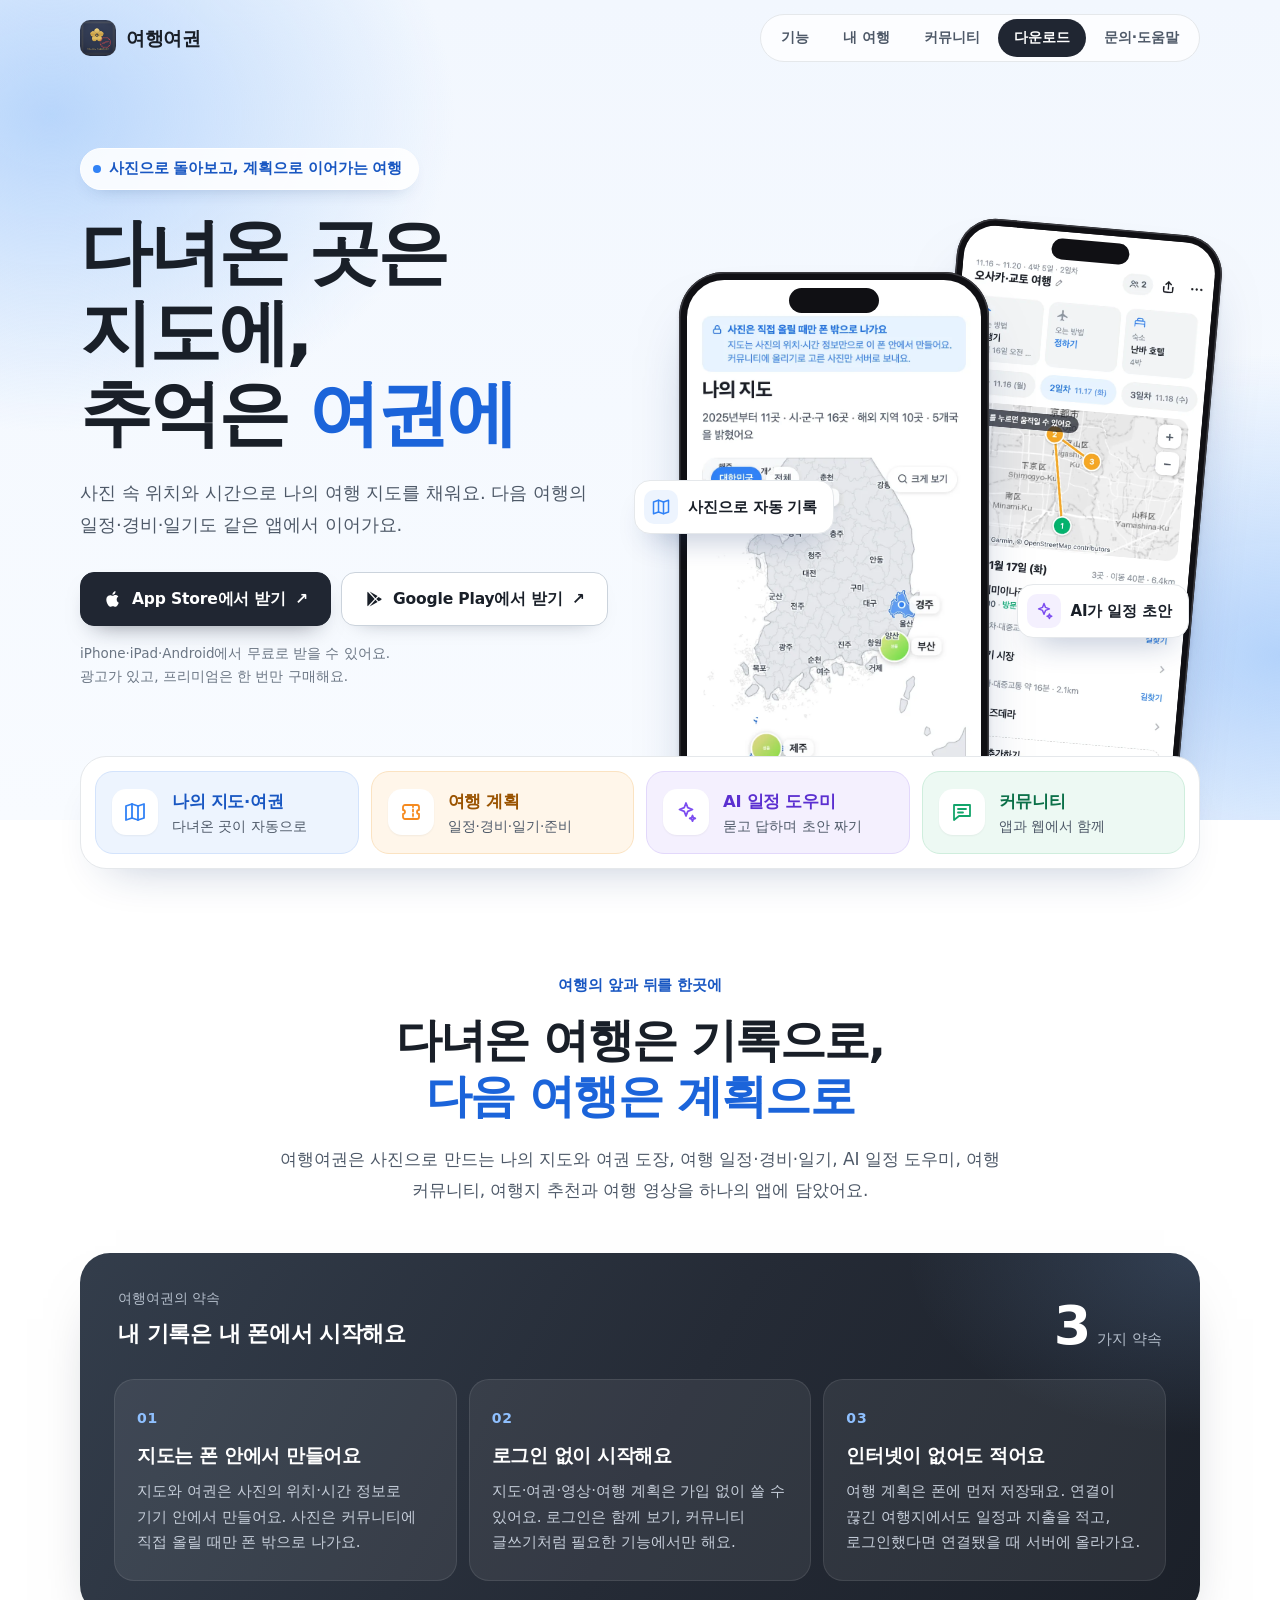
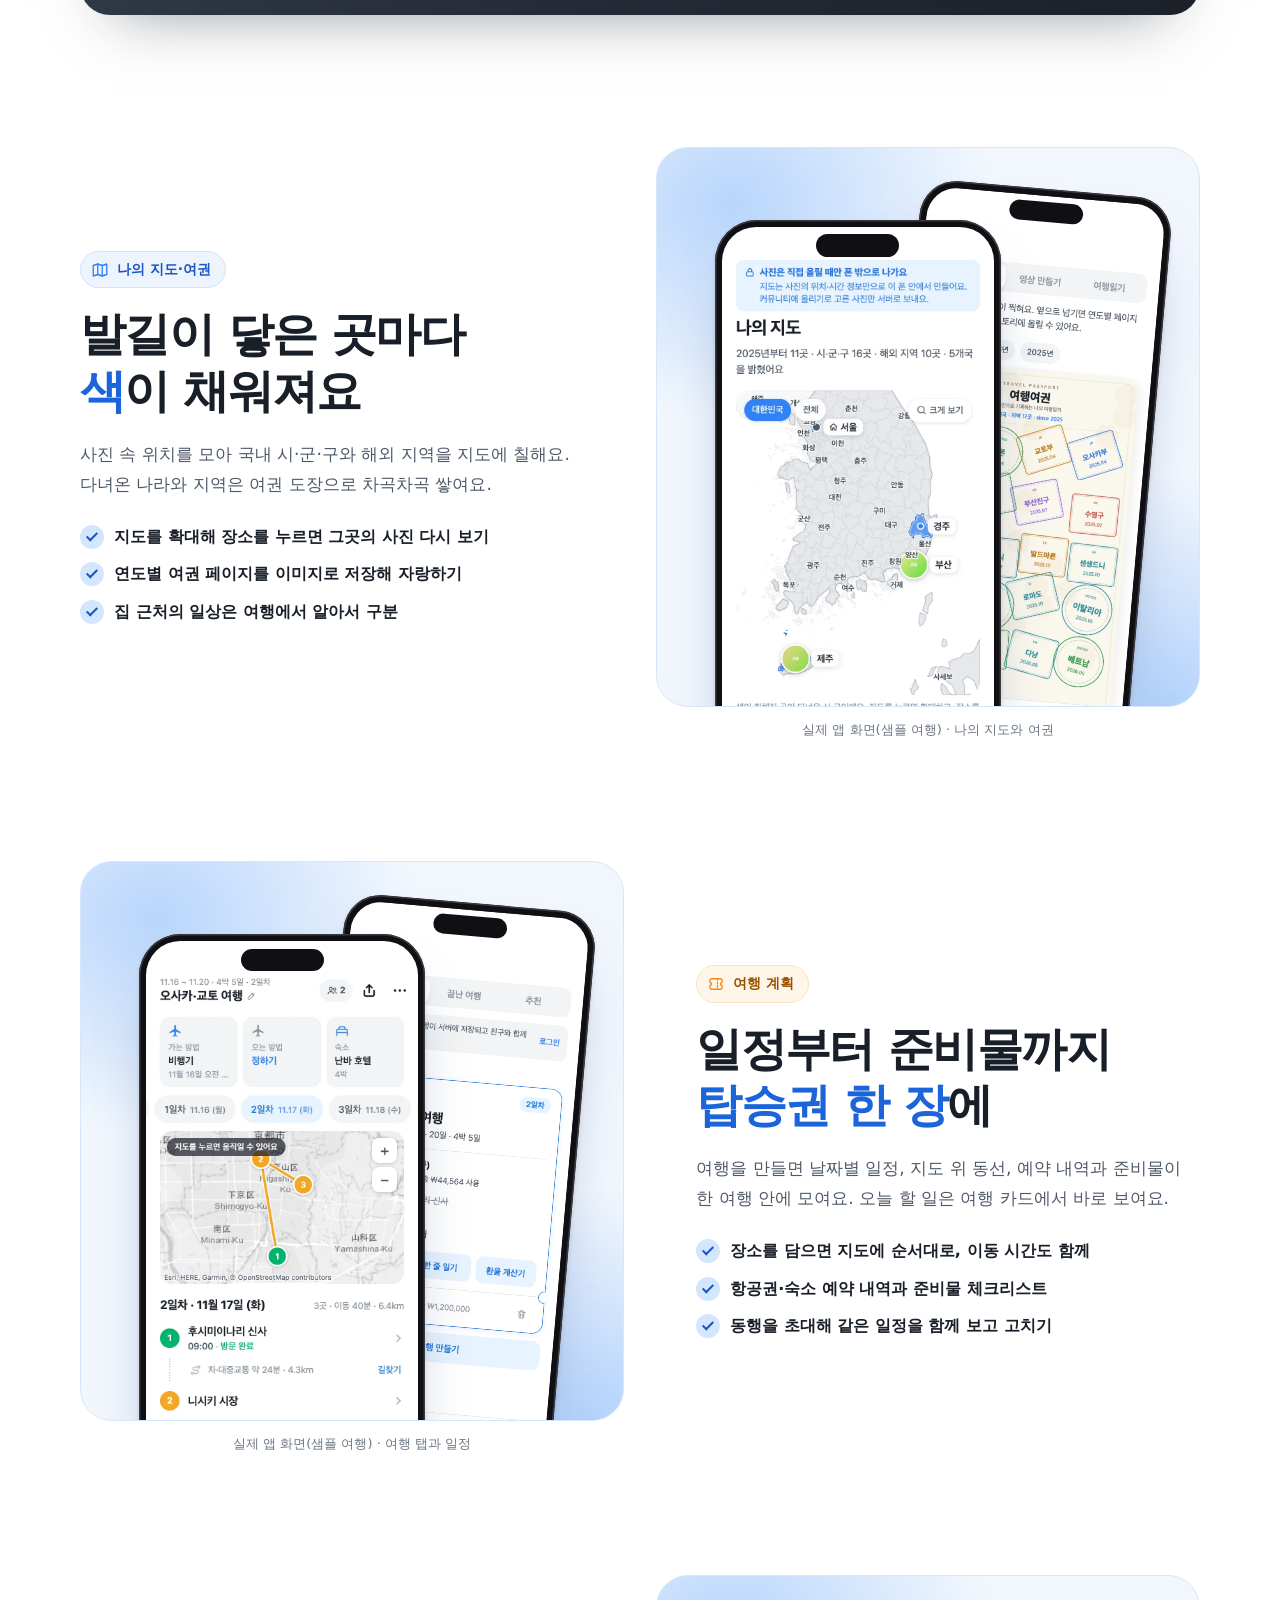
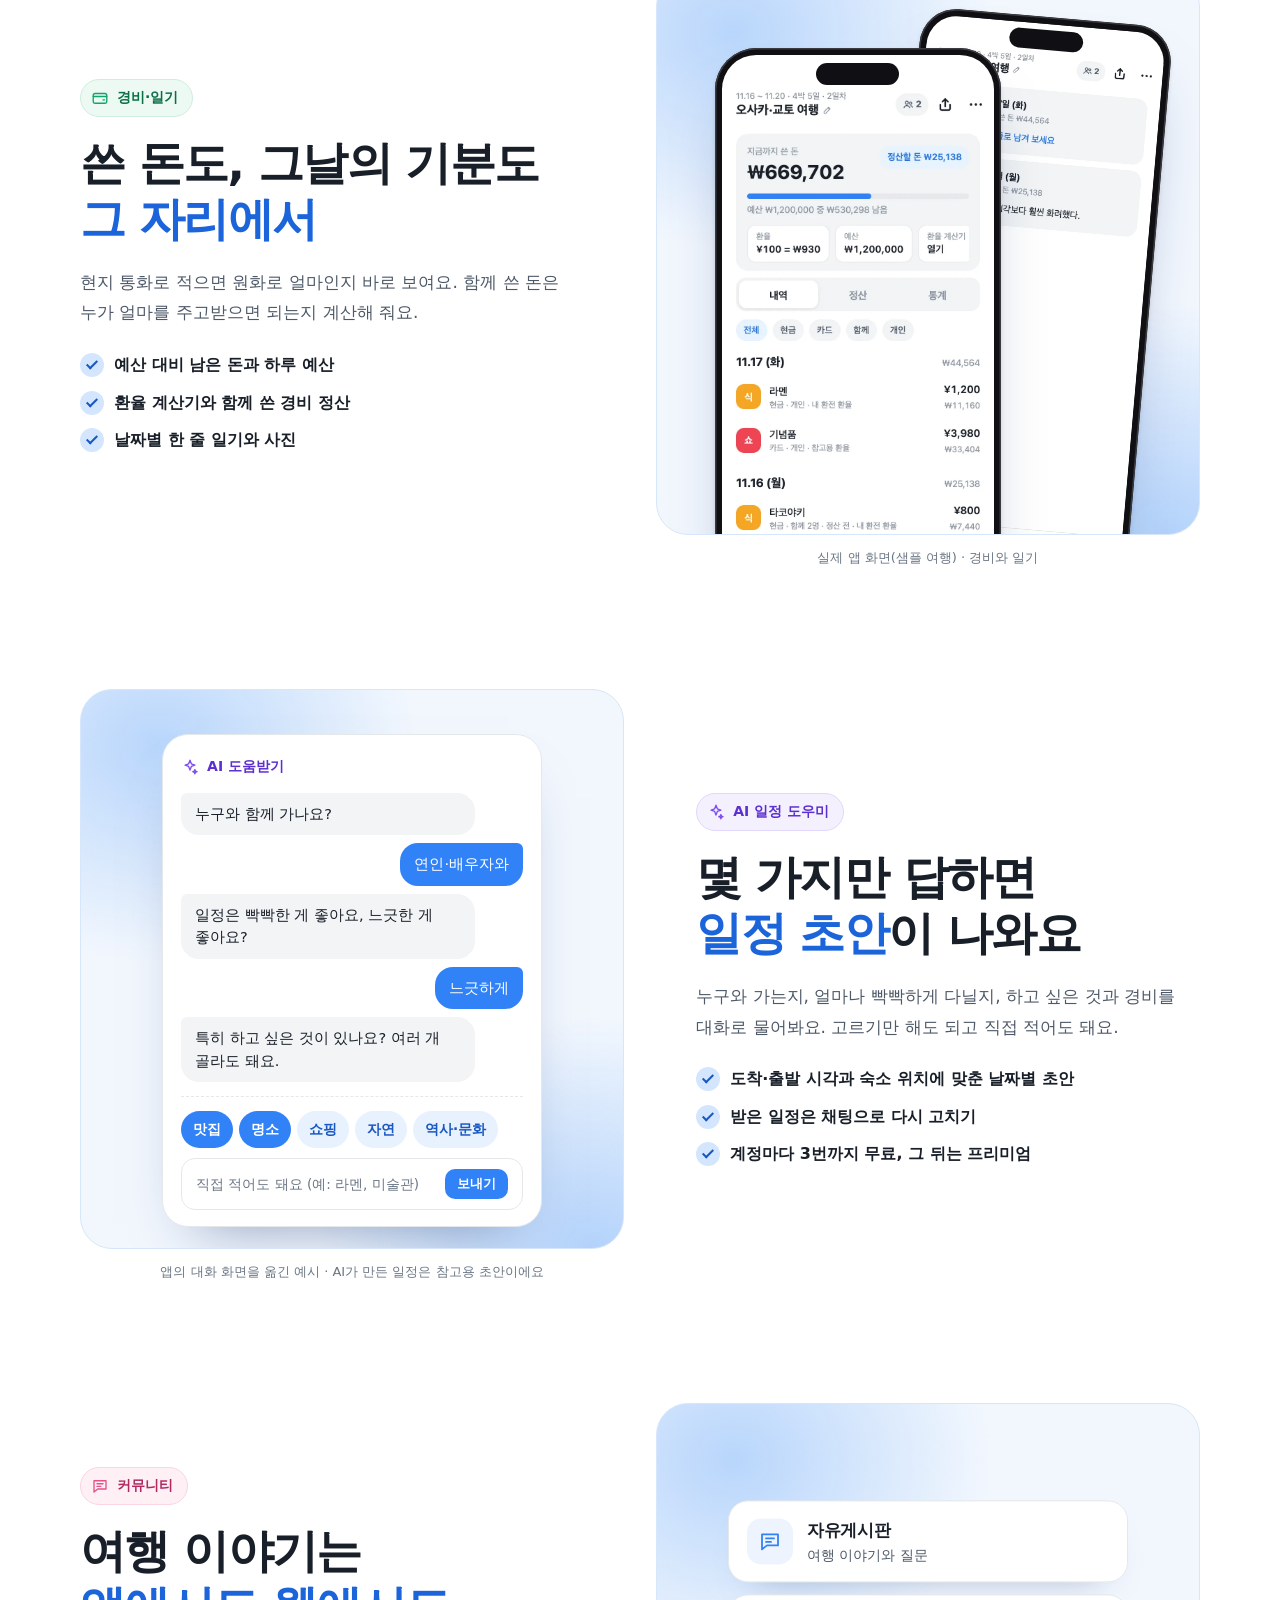
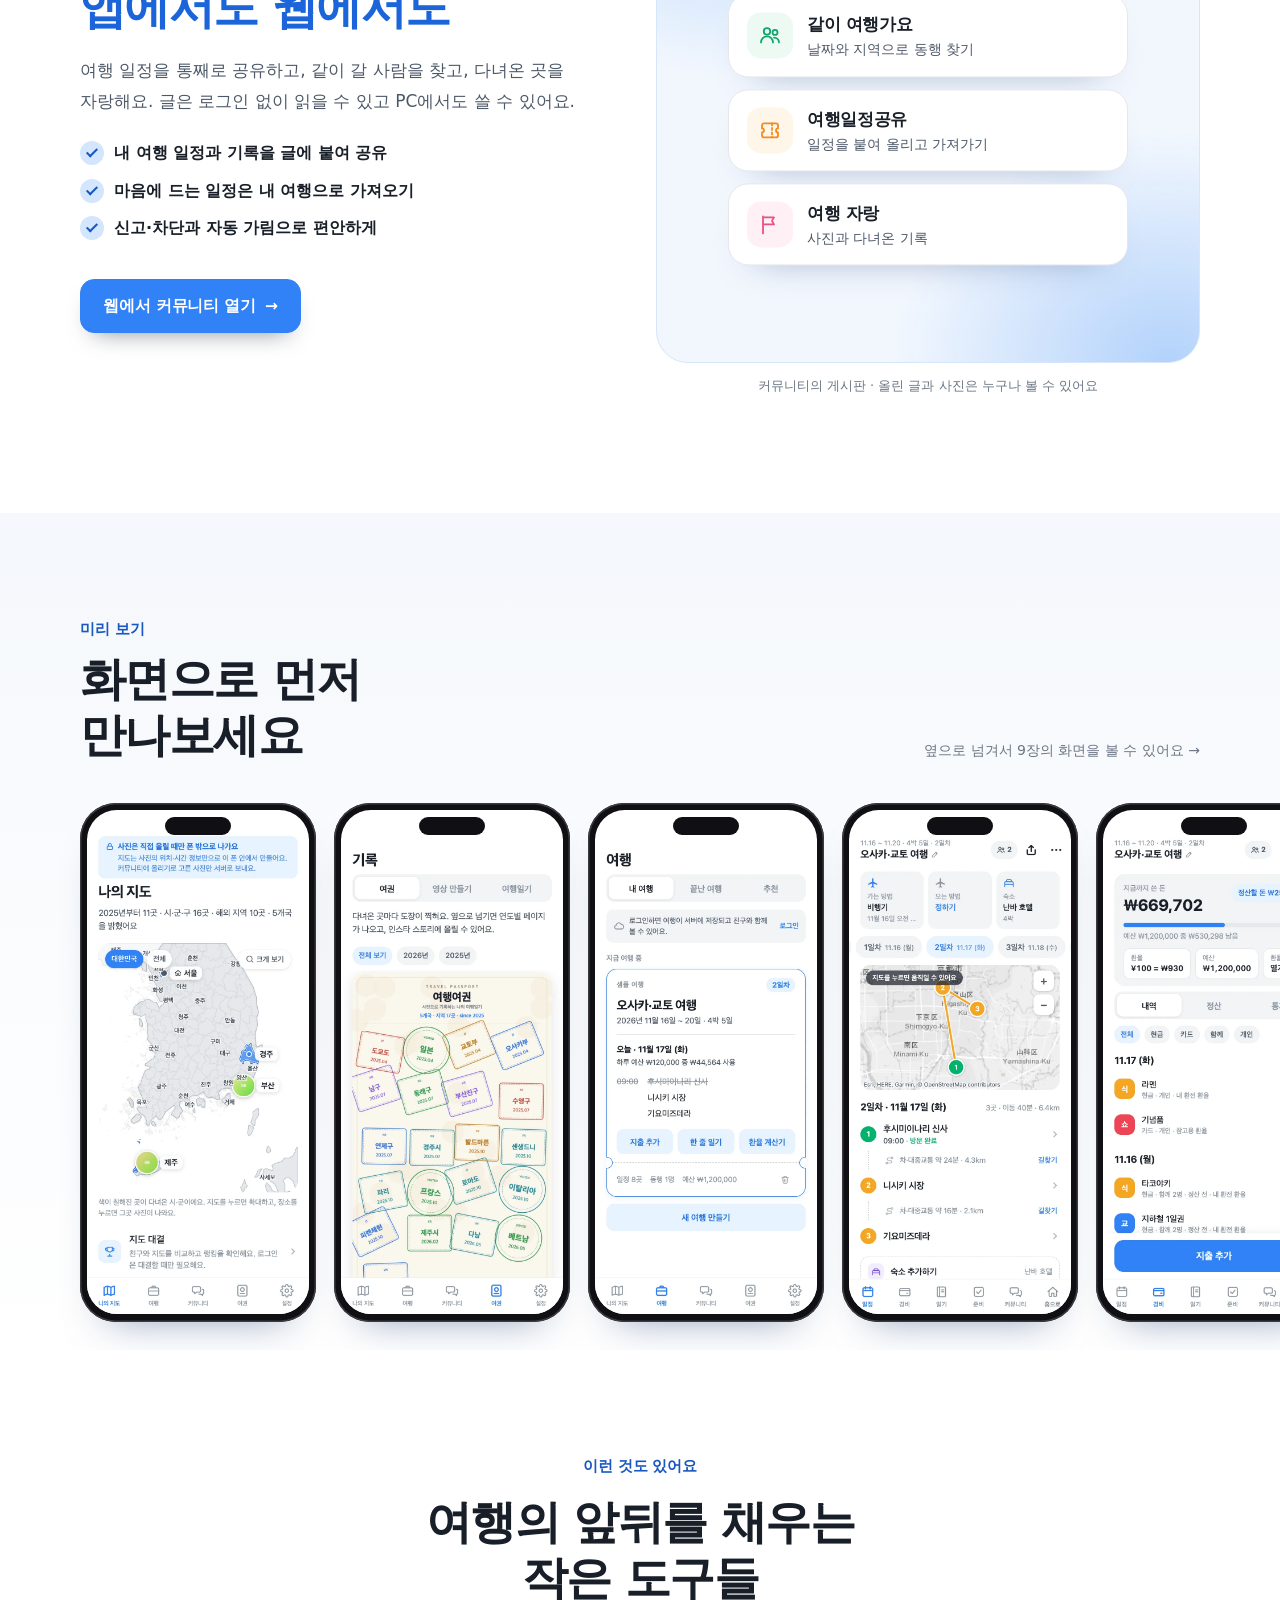
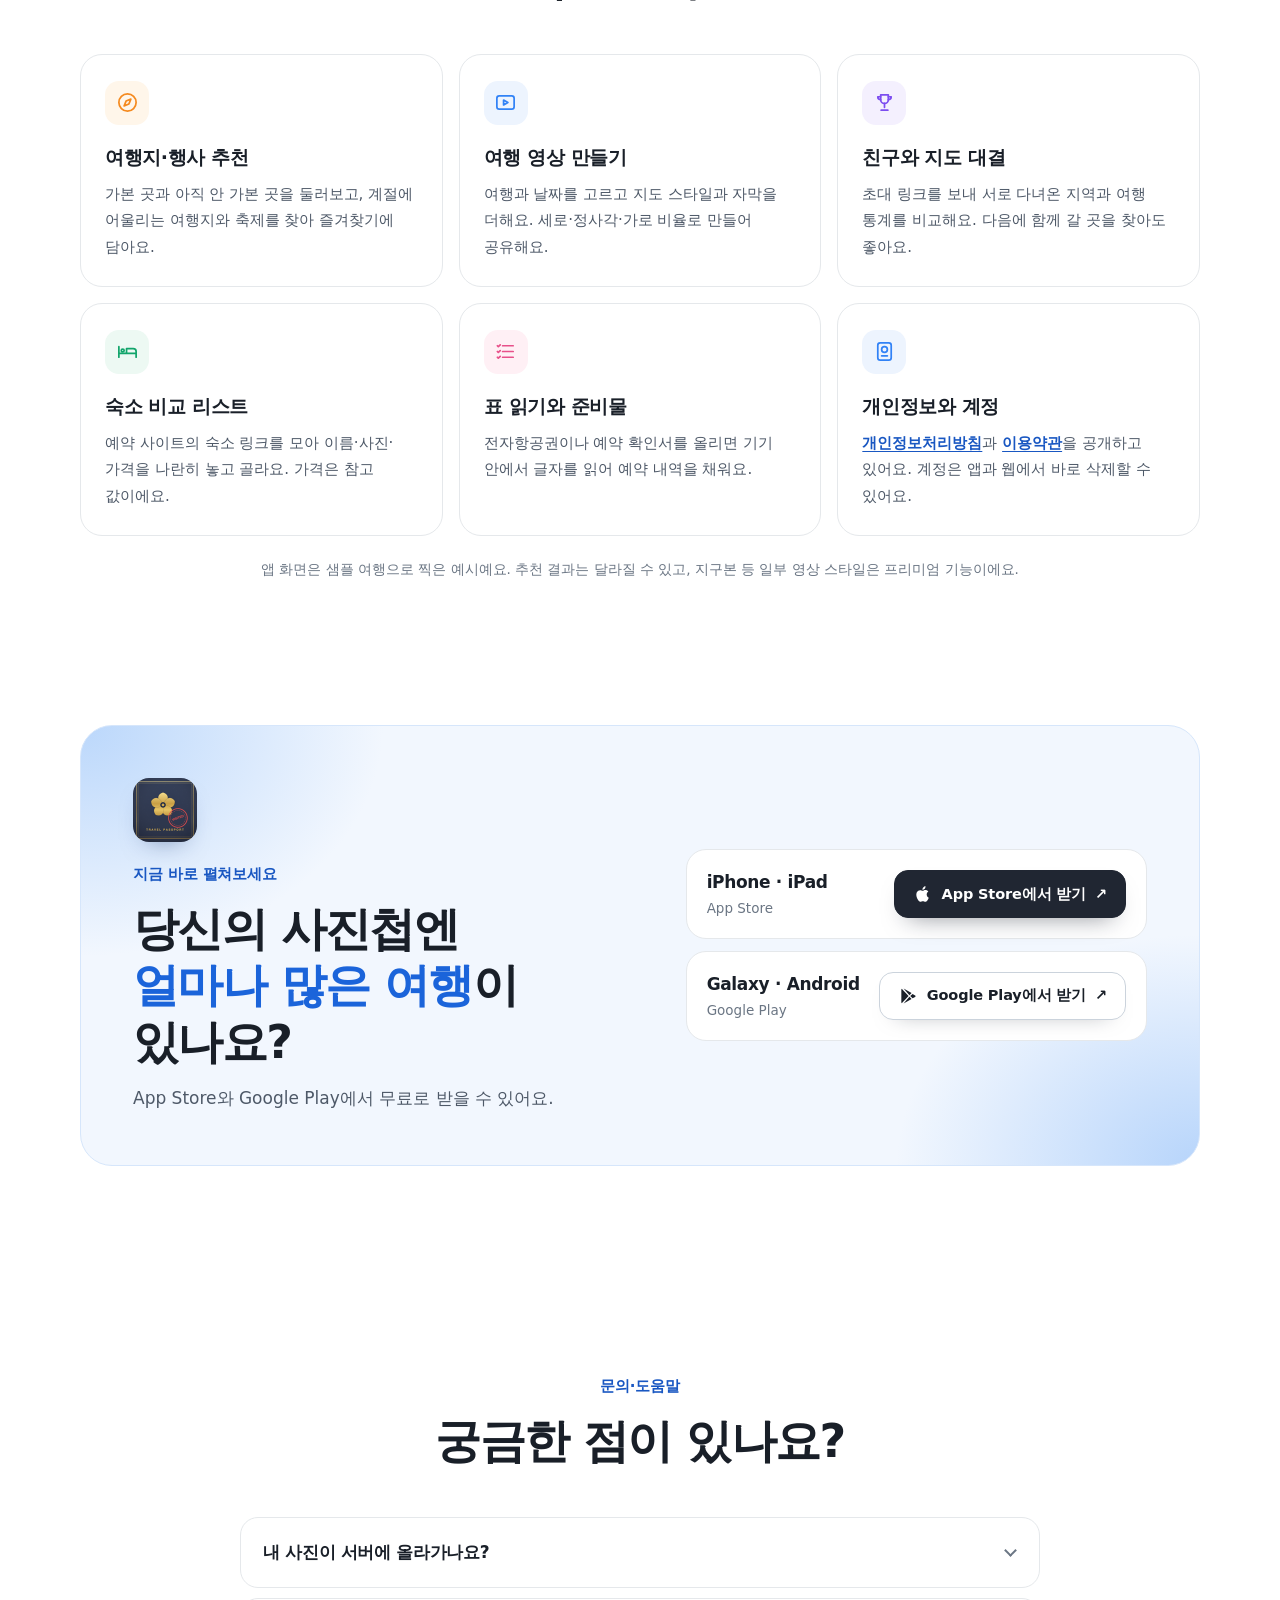
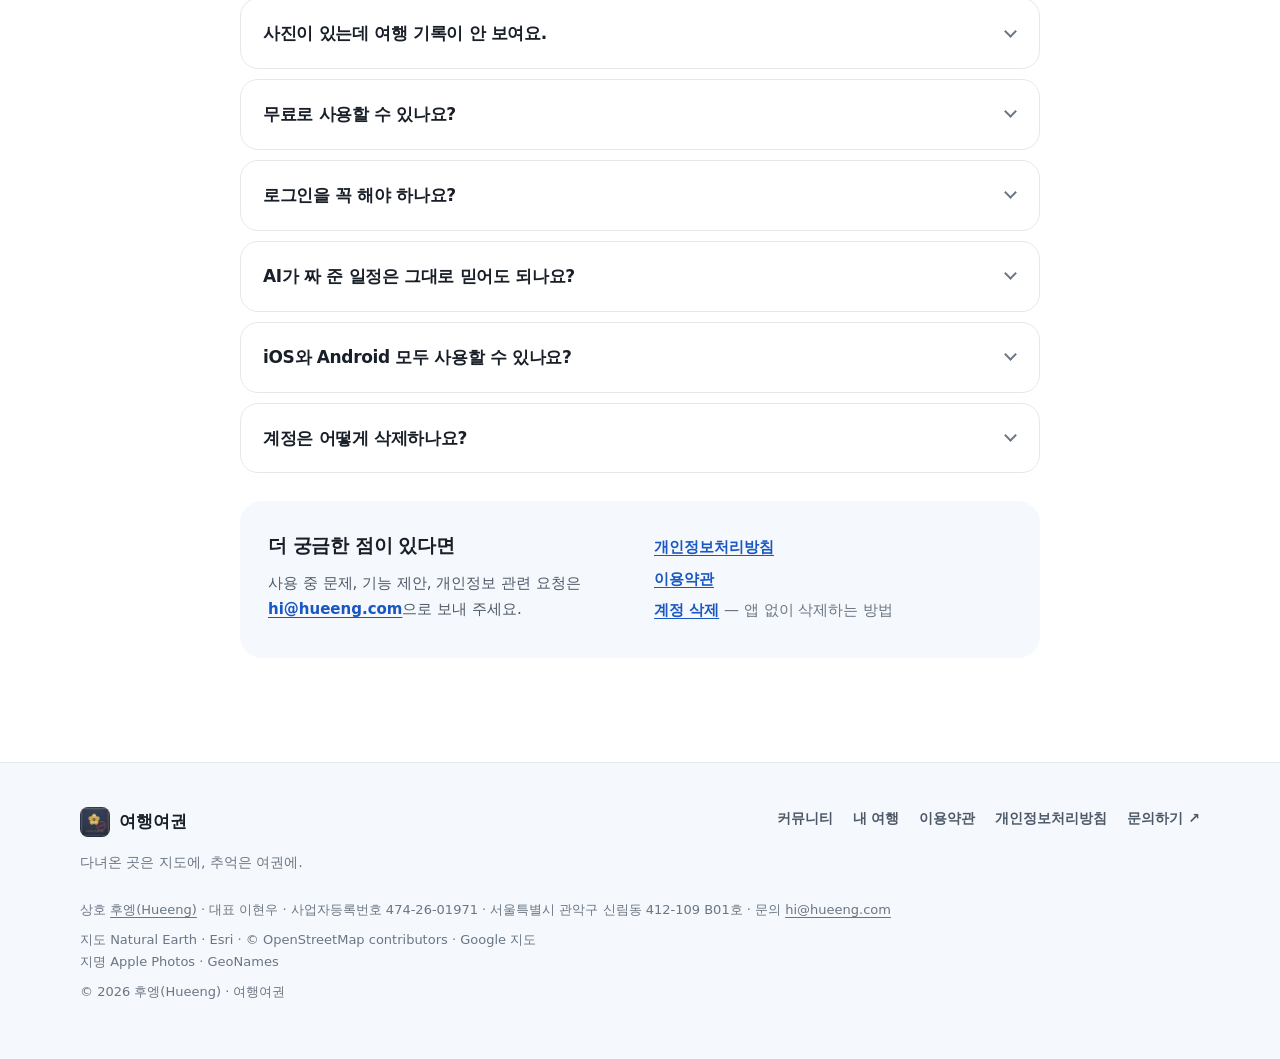
<file: index.html>
<!doctype html>
<html lang="ko">
<head>
<meta charset="utf-8">
<meta name="viewport" content="width=device-width,initial-scale=1">
<meta name="theme-color" content="#F2F7FE">
<title>여행여권 — 사진 속 여행을 지도와 여권으로</title>
<meta name="description" content="사진 속 위치와 시간으로 나의 여행 지도를 채우고, 다음 여행의 일정·경비·일기까지 한 앱에서. 여권 도장, AI 일정 도우미, 여행 커뮤니티, 여행 영상까지 여행여권에서.">
<link rel="canonical" href="https://passport.hueeng.com/">
<link rel="alternate" type="application/rss+xml" title="여행여권 커뮤니티 새 글" href="https://passport.hueeng.com/community/rss.xml">
<link rel="icon" type="image/png" href="img/icon.png?v=2">
<link rel="apple-touch-icon" href="img/apple-touch-icon.png?v=2">
<meta property="og:type" content="website">
<meta property="og:locale" content="ko_KR">
<meta property="og:url" content="https://passport.hueeng.com/">
<meta property="og:title" content="여행여권 — 사진 속 여행을 지도와 여권으로">
<meta property="og:description" content="다녀온 곳은 지도에, 추억은 여권에. 여행 계획과 경비, AI 일정 도우미, 커뮤니티까지.">
<meta property="og:image" content="https://passport.hueeng.com/img/current-og.png?v=2">
<meta property="og:image:width" content="1200"><meta property="og:image:height" content="630">
<meta name="twitter:card" content="summary_large_image">
<link rel="stylesheet" href="landing.css?v=20261117b">
<meta name="author" content="후엥(Hueeng) · 이현우"><meta name="publisher" content="후엥(Hueeng) hueeng.com"><meta name="robots" content="index,follow,max-image-preview:large"><meta property="og:site_name" content="여행여권 · 후엥(Hueeng)"><script type="application/ld+json">{"@context": "https://schema.org", "@graph": [{"@type": "Organization", "@id": "https://hueeng.com/#organization", "name": "후엥", "alternateName": ["Hueeng", "후엥컴퍼니", "Hueeng Company"], "url": "https://hueeng.com", "email": "hi@hueeng.com", "founder": {"@type": "Person", "name": "이현우", "alternateName": ["Hyeonu Lee", "LeeHueeng"]}, "address": {"@type": "PostalAddress", "streetAddress": "신림동 412-109 B01호", "addressLocality": "관악구", "addressRegion": "서울특별시", "addressCountry": "KR"}, "vatID": "474-26-01971", "sameAs": ["https://github.com/LeeHueeng", "https://apps.apple.com/kr/developer/id1858238879", "https://play.google.com/store/apps/developer?id=Hueeng"]}, {"@type": "WebSite", "@id": "https://passport.hueeng.com/#website", "url": "https://passport.hueeng.com/", "name": "여행여권", "alternateName": ["여행여권 앱", "사진 여행 지도", "Travel Passport"], "inLanguage": "ko-KR", "publisher": {"@id": "https://hueeng.com/#organization"}, "description": "사진 속 위치와 시간으로 나의 여행 지도를 채우고, 다음 여행의 일정·경비·일기까지 한 앱에서. 여권 도장, AI 일정 도우미, 여행 커뮤니티, 여행 영상까지 여행여권에서."}, {"@type": "MobileApplication", "name": "여행여권", "url": "https://passport.hueeng.com/", "applicationCategory": "TravelApplication", "author": {"@id": "https://hueeng.com/#organization"}, "publisher": {"@id": "https://hueeng.com/#organization"}, "offers": {"@type": "Offer", "price": "0", "priceCurrency": "KRW"}, "operatingSystem": "iOS, Android", "sameAs": ["https://apps.apple.com/kr/app/id6806957354", "https://play.google.com/store/apps/details?id=com.hueeng.phototravelmap"], "description": "사진 속 위치와 시간으로 나의 여행 지도를 채우고, 다음 여행의 일정·경비·일기까지 한 앱에서. 여권 도장, AI 일정 도우미, 여행 커뮤니티, 여행 영상까지 여행여권에서."}]}</script>
</head>
<body>
<svg class="sprite" aria-hidden="true" xmlns="http://www.w3.org/2000/svg">
<symbol id="i-map" viewBox="0 0 24 24"><path d="M3 6l6-2 6 2 6-2v14l-6 2-6-2-6 2z"/><path d="M9 4v14M15 6v14"/></symbol>
<symbol id="i-ticket" viewBox="0 0 24 24"><path d="M4 7a2 2 0 012-2h12a2 2 0 012 2v3a2 2 0 000 4v3a2 2 0 01-2 2H6a2 2 0 01-2-2v-3a2 2 0 000-4z"/><path d="M14 5v14" stroke-dasharray="2 2.500"/></symbol>
<symbol id="i-spark" viewBox="0 0 24 24"><path d="M12 3l1.800 4.700L18.500 9.500l-4.700 1.800L12 16l-1.800-4.700L5.500 9.500l4.700-1.800z"/><path d="M18.500 15.500l.800 2 2 .800-2 .800-.800 2-.800-2-2-.800 2-.800z"/></symbol>
<symbol id="i-chat" viewBox="0 0 24 24"><path d="M4 5h16v11H9l-5 4z"/><path d="M8 9h8M8 12.500h5"/></symbol>
<symbol id="i-wallet" viewBox="0 0 24 24"><rect x="3" y="6" width="18" height="13" rx="2.500"/><path d="M3 10h18M16 14.500h2"/></symbol>
<symbol id="i-stamp" viewBox="0 0 24 24"><rect x="5" y="3" width="14" height="18" rx="2.500"/><circle cx="12" cy="10" r="3"/><path d="M9 16.500h6"/></symbol>
<symbol id="i-compass" viewBox="0 0 24 24"><circle cx="12" cy="12" r="9"/><path d="M15.500 8.500l-2 5-5 2 2-5z"/></symbol>
<symbol id="i-film" viewBox="0 0 24 24"><rect x="3" y="5" width="18" height="14" rx="2.500"/><path d="M10 9.500v5l4.500-2.500z"/></symbol>
<symbol id="i-trophy" viewBox="0 0 24 24"><path d="M8 4h8v5a4 4 0 01-8 0z"/><path d="M8 6H5a3 3 0 003 3M16 6h3a3 3 0 01-3 3M12 13v4M8.500 20h7"/></symbol>
<symbol id="i-bed" viewBox="0 0 24 24"><path d="M3 18V7M3 14h18v4M21 14v-2a3 3 0 00-3-3h-7v5"/><circle cx="7" cy="11" r="1.500"/></symbol>
<symbol id="i-list" viewBox="0 0 24 24"><path d="M9 6h11M9 12h11M9 18h11"/><path d="M3.500 6l1 1 2-2M3.500 12l1 1 2-2M3.500 18l1 1 2-2"/></symbol>
<symbol id="i-users" viewBox="0 0 24 24"><circle cx="9" cy="8" r="3.200"/><path d="M3 19a6 6 0 0112 0"/><circle cx="17" cy="9" r="2.500"/><path d="M16 14.200A5 5 0 0121 19"/></symbol>
<symbol id="i-pen" viewBox="0 0 24 24"><path d="M4 20l1-4L16.500 4.500a2 2 0 012.800 0l.200.200a2 2 0 010 2.800L8 19z"/></symbol>
<symbol id="i-flag" viewBox="0 0 24 24"><path d="M5 21V4M5 5h11l-2 3.500 2 3.500H5"/></symbol>
<symbol id="i-apple" viewBox="0 0 24 24"><path d="M16.400 12.600c0-2.300 1.900-3.400 2-3.500-1.100-1.600-2.800-1.800-3.400-1.800-1.400-.100-2.800.900-3.500.900-.700 0-1.800-.800-3-.800-1.500 0-3 .900-3.800 2.300-1.600 2.800-.400 7 1.200 9.300.800 1.100 1.700 2.400 2.900 2.300 1.200 0 1.600-.700 3-.700s1.800.700 3 .700c1.200 0 2-1.100 2.800-2.200.900-1.300 1.200-2.500 1.300-2.600-.100 0-2.500-1-2.500-3.900zM14.100 5.800c.600-.800 1.100-1.900.900-3-.900 0-2 .600-2.700 1.400-.600.700-1.100 1.800-1 2.800 1 .100 2.100-.500 2.800-1.200z"/></symbol>
<symbol id="i-play" viewBox="0 0 24 24"><path d="M4.500 3.300c-.300.300-.500.700-.500 1.200v15c0 .500.200.900.500 1.200l8.200-8.700zM13.700 13l2.600 2.700-9.600 5.400zM13.700 11l-7-8.100 9.600 5.400zM17.500 9.700l3 1.700c.800.500.800 1.300 0 1.700l-3 1.700-2.800-2.800z"/></symbol>
</svg>
<a class="skip" href="#main">본문으로 이동</a>
<header class="site-header">
  <div class="wrap header-inner">
    <a class="brand" href="./" aria-label="여행여권 처음으로"><img src="img/icon-128.png" width="36" height="36" alt=""><span>여행여권</span></a>
    <nav class="nav" aria-label="주 메뉴"><a class="wide-only" href="#features">기능</a><a href="trips/">내 여행</a><a href="community/">커뮤니티</a><a class="nav-cta" href="#download">다운로드</a><a class="wide-only" href="#support">문의·도움말</a></nav>
  </div>
</header>
<main id="main">
<section class="hero" aria-labelledby="hero-title">
  <div class="wrap hero-grid">
    <div class="hero-copy">
      <p class="eyebrow">사진으로 돌아보고, 계획으로 이어가는 여행</p>
      <h1 id="hero-title">다녀온 곳은 지도에,<br>추억은 <span class="accent">여권에</span></h1>
      <p class="lead">사진 속 위치와 시간으로 나의 여행 지도를 채워요. 다음 여행의 일정·경비·일기도 같은 앱에서 이어가요.</p>
      <div class="store">
        <a class="btn" href="https://apps.apple.com/kr/app/id6806957354" target="_blank" rel="noopener noreferrer"><svg class="ico solid" aria-hidden="true"><use href="#i-apple"/></svg>App Store에서 받기 <span aria-hidden="true">↗</span></a>
        <a class="btn secondary" href="https://play.google.com/store/apps/details?id=com.hueeng.phototravelmap" target="_blank" rel="noopener noreferrer"><svg class="ico solid" aria-hidden="true"><use href="#i-play"/></svg>Google Play에서 받기 <span aria-hidden="true">↗</span></a>
      </div>
      <p class="store-note">iPhone·iPad·Android에서 무료로 받을 수 있어요. <span>광고가 있고, 프리미엄은 한 번만 구매해요.</span></p>
    </div>
    <div class="hero-art">
      <div class="phone phone-back"><img src="img/shot-trip-plan.webp" width="780" height="1688" alt="" loading="lazy" decoding="async"></div>
      <div class="phone phone-main"><img src="img/shot-home.webp" width="780" height="1688" alt="여행여권 앱의 나의 지도: 샘플 여행으로 다녀온 국내 시·군·구가 파랗게 칠해지고 서울·경주·부산·제주에 사진 마커가 놓인 화면" fetchpriority="high"></div>
      <span class="float-chip chip-a" aria-hidden="true"><span class="chip-ico"><svg class="ico" aria-hidden="true"><use href="#i-map"/></svg></span>사진으로 자동 기록</span>
      <span class="float-chip chip-b" aria-hidden="true"><span class="chip-ico"><svg class="ico" aria-hidden="true"><use href="#i-spark"/></svg></span>AI가 일정 초안</span>
    </div>
  </div>
</section>

<nav class="quick" aria-label="주요 기능 바로 가기">
  <div class="wrap">
    <ul>
      <li><a class="tone-blue" href="#map"><span class="q-ico"><svg class="ico" aria-hidden="true"><use href="#i-map"/></svg></span><span class="q-txt"><strong>나의 지도·여권</strong><small>다녀온 곳이 자동으로</small></span></a></li>
      <li><a class="tone-orange" href="#plan"><span class="q-ico"><svg class="ico" aria-hidden="true"><use href="#i-ticket"/></svg></span><span class="q-txt"><strong>여행 계획</strong><small>일정·경비·일기·준비</small></span></a></li>
      <li><a class="tone-purple" href="#ai"><span class="q-ico"><svg class="ico" aria-hidden="true"><use href="#i-spark"/></svg></span><span class="q-txt"><strong>AI 일정 도우미</strong><small>묻고 답하며 초안 짜기</small></span></a></li>
      <li><a class="tone-green" href="#community"><span class="q-ico"><svg class="ico" aria-hidden="true"><use href="#i-chat"/></svg></span><span class="q-txt"><strong>커뮤니티</strong><small>앱과 웹에서 함께</small></span></a></li>
    </ul>
  </div>
</nav>

<section class="section intro" id="features" aria-labelledby="intro-title">
  <div class="wrap">
    <div class="section-head center">
      <p class="eyebrow">여행의 앞과 뒤를 한곳에</p>
      <h2 id="intro-title">다녀온 여행은 기록으로,<br><span class="accent">다음 여행은 계획으로</span></h2>
      <p class="section-lead">여행여권은 사진으로 만드는 나의 지도와 여권 도장, 여행 일정·경비·일기, AI 일정 도우미, 여행 커뮤니티, 여행지 추천과 여행 영상을 하나의 앱에 담았어요.</p>
    </div>
    <div class="promise">
      <div class="promise-head">
        <div><p class="promise-label">여행여권의 약속</p><p class="promise-title">내 기록은 내 폰에서 시작해요</p></div>
        <p class="promise-count"><strong>3</strong>가지 약속</p>
      </div>
      <ol class="promise-list">
        <li><span class="num">01</span><h3>지도는 폰 안에서 만들어요</h3><p>지도와 여권은 사진의 위치·시간 정보로 기기 안에서 만들어요. 사진은 커뮤니티에 직접 올릴 때만 폰 밖으로 나가요.</p></li>
        <li><span class="num">02</span><h3>로그인 없이 시작해요</h3><p>지도·여권·영상·여행 계획은 가입 없이 쓸 수 있어요. 로그인은 함께 보기, 커뮤니티 글쓰기처럼 필요한 기능에서만 해요.</p></li>
        <li><span class="num">03</span><h3>인터넷이 없어도 적어요</h3><p>여행 계획은 폰에 먼저 저장돼요. 연결이 끊긴 여행지에서도 일정과 지출을 적고, 로그인했다면 연결됐을 때 서버에 올라가요.</p></li>
      </ol>
    </div>
  </div>
</section>

<section class="feature" id="map" aria-labelledby="map-title">
  <div class="wrap feature-row">
    <div class="feature-copy">
      <p class="tag tone-blue"><svg class="ico" aria-hidden="true"><use href="#i-map"/></svg>나의 지도·여권</p>
      <h2 id="map-title">발길이 닿은 곳마다<br><span class="accent">색</span>이 채워져요</h2>
      <p>사진 속 위치를 모아 국내 시·군·구와 해외 지역을 지도에 칠해요. 다녀온 나라와 지역은 여권 도장으로 차곡차곡 쌓여요.</p>
      <ul class="checks">
        <li>지도를 확대해 장소를 누르면 그곳의 사진 다시 보기</li>
        <li>연도별 여권 페이지를 이미지로 저장해 자랑하기</li>
        <li>집 근처의 일상은 여행에서 알아서 구분</li>
      </ul>
    </div>
    <figure class="feature-art">
      <div class="stage duo">
        <div class="phone phone-2"><img src="img/shot-record.webp" width="780" height="1688" alt="여권 화면: 도쿄·일본·교토부·오사카부·파리·로마·제주시 등 다녀온 곳의 도장이 찍힌 여권 페이지" loading="lazy" decoding="async"></div>
        <div class="phone phone-1"><img src="img/shot-home.webp" width="780" height="1688" alt="나의 지도: 다녀온 국내 시·군·구가 파랗게 칠해진 지도" loading="lazy" decoding="async"></div>
      </div>
      <figcaption>실제 앱 화면(샘플 여행) · 나의 지도와 여권</figcaption>
    </figure>
  </div>
</section>

<section class="feature" id="plan" aria-labelledby="plan-title">
  <div class="wrap feature-row reverse">
    <div class="feature-copy">
      <p class="tag tone-orange"><svg class="ico" aria-hidden="true"><use href="#i-ticket"/></svg>여행 계획</p>
      <h2 id="plan-title">일정부터 준비물까지<br><span class="accent">탑승권 한 장</span>에</h2>
      <p>여행을 만들면 날짜별 일정, 지도 위 동선, 예약 내역과 준비물이 한 여행 안에 모여요. 오늘 할 일은 여행 카드에서 바로 보여요.</p>
      <ul class="checks">
        <li>장소를 담으면 지도에 순서대로, 이동 시간도 함께</li>
        <li>항공권·숙소 예약 내역과 준비물 체크리스트</li>
        <li>동행을 초대해 같은 일정을 함께 보고 고치기</li>
      </ul>
    </div>
    <figure class="feature-art">
      <div class="stage duo">
        <div class="phone phone-2"><img src="img/shot-trip-list.webp" width="780" height="1688" alt="여행 탭: 오사카·교토 여행 탑승권 카드에 오늘 일정과 하루 예산, 지출 추가·한 줄 일기·환율 계산기 버튼" loading="lazy" decoding="async"></div>
        <div class="phone phone-1"><img src="img/shot-trip-plan.webp" width="780" height="1688" alt="여행 일정: 가는 방법·숙소 요약, 날짜 탭, 지도 위 동선과 후시미이나리 신사·니시키 시장·기요미즈데라 일정" loading="lazy" decoding="async"></div>
      </div>
      <figcaption>실제 앱 화면(샘플 여행) · 여행 탭과 일정</figcaption>
    </figure>
  </div>
</section>

<section class="feature" id="money" aria-labelledby="money-title">
  <div class="wrap feature-row">
    <div class="feature-copy">
      <p class="tag tone-green"><svg class="ico" aria-hidden="true"><use href="#i-wallet"/></svg>경비·일기</p>
      <h2 id="money-title">쓴 돈도, 그날의 기분도<br><span class="accent">그 자리에서</span></h2>
      <p>현지 통화로 적으면 원화로 얼마인지 바로 보여요. 함께 쓴 돈은 누가 얼마를 주고받으면 되는지 계산해 줘요.</p>
      <ul class="checks">
        <li>예산 대비 남은 돈과 하루 예산</li>
        <li>환율 계산기와 함께 쓴 경비 정산</li>
        <li>날짜별 한 줄 일기와 사진</li>
      </ul>
    </div>
    <figure class="feature-art">
      <div class="stage duo">
        <div class="phone phone-2"><img src="img/shot-trip-diary.webp" width="780" height="1688" alt="일기 화면: 날짜별로 방문한 곳 수와 쓴 돈, 그날의 일기" loading="lazy" decoding="async"></div>
        <div class="phone phone-1"><img src="img/shot-trip-money.webp" width="780" height="1688" alt="경비 화면: 지금까지 쓴 돈과 예산 막대, 환율, 날짜별 지출 내역과 지출 추가 버튼" loading="lazy" decoding="async"></div>
      </div>
      <figcaption>실제 앱 화면(샘플 여행) · 경비와 일기</figcaption>
    </figure>
  </div>
</section>

<section class="feature" id="ai" aria-labelledby="ai-title">
  <div class="wrap feature-row reverse">
    <div class="feature-copy">
      <p class="tag tone-purple"><svg class="ico" aria-hidden="true"><use href="#i-spark"/></svg>AI 일정 도우미</p>
      <h2 id="ai-title">몇 가지만 답하면<br><span class="accent">일정 초안</span>이 나와요</h2>
      <p>누구와 가는지, 얼마나 빡빡하게 다닐지, 하고 싶은 것과 경비를 대화로 물어봐요. 고르기만 해도 되고 직접 적어도 돼요.</p>
      <ul class="checks">
        <li>도착·출발 시각과 숙소 위치에 맞춘 날짜별 초안</li>
        <li>받은 일정은 채팅으로 다시 고치기</li>
        <li>계정마다 3번까지 무료, 그 뒤는 프리미엄</li>
      </ul>
    </div>
    <figure class="feature-art">
      <div class="stage tall" role="img" aria-label="AI 일정 도우미의 대화 예시: 누구와 함께 가나요? 연인·배우자와. 일정은 빡빡한 게 좋아요, 느긋한 게 좋아요? 느긋하게. 특히 하고 싶은 것이 있나요?">
        <div class="chat" aria-hidden="true">
          <p class="chat-head"><svg class="ico" aria-hidden="true"><use href="#i-spark"/></svg>AI 도움받기</p>
          <p class="bubble ai">누구와 함께 가나요?</p>
          <p class="bubble me">연인·배우자와</p>
          <p class="bubble ai">일정은 빡빡한 게 좋아요, 느긋한 게 좋아요?</p>
          <p class="bubble me">느긋하게</p>
          <p class="bubble ai">특히 하고 싶은 것이 있나요? 여러 개 골라도 돼요.</p>
          <div class="chat-dock">
            <ul><li class="on">맛집</li><li class="on">명소</li><li>쇼핑</li><li>자연</li><li>역사·문화</li></ul>
            <p class="chat-input"><span>직접 적어도 돼요 (예: 라멘, 미술관)</span><b>보내기</b></p>
          </div>
        </div>
      </div>
      <figcaption>앱의 대화 화면을 옮긴 예시 · AI가 만든 일정은 참고용 초안이에요</figcaption>
    </figure>
  </div>
</section>

<section class="feature" id="community" aria-labelledby="community-title">
  <div class="wrap feature-row">
    <div class="feature-copy">
      <p class="tag tone-pink"><svg class="ico" aria-hidden="true"><use href="#i-chat"/></svg>커뮤니티</p>
      <h2 id="community-title">여행 이야기는<br><span class="accent">앱에서도 웹에서도</span></h2>
      <p>여행 일정을 통째로 공유하고, 같이 갈 사람을 찾고, 다녀온 곳을 자랑해요. 글은 로그인 없이 읽을 수 있고 PC에서도 쓸 수 있어요.</p>
      <ul class="checks">
        <li>내 여행 일정과 기록을 글에 붙여 공유</li>
        <li>마음에 드는 일정은 내 여행으로 가져오기</li>
        <li>신고·차단과 자동 가림으로 편안하게</li>
      </ul>
      <a class="btn blue" href="community/">웹에서 커뮤니티 열기 <span aria-hidden="true">→</span></a>
    </div>
    <figure class="feature-art">
      <div class="stage tall" role="img" aria-label="커뮤니티 게시판 네 개: 자유게시판, 같이 여행가요, 여행일정공유, 여행 자랑">
        <ul class="boards" aria-hidden="true">
          <li><span class="q-ico tone-blue"><svg class="ico" aria-hidden="true"><use href="#i-chat"/></svg></span><span><strong>자유게시판</strong><small>여행 이야기와 질문</small></span></li>
          <li><span class="q-ico tone-green"><svg class="ico" aria-hidden="true"><use href="#i-users"/></svg></span><span><strong>같이 여행가요</strong><small>날짜와 지역으로 동행 찾기</small></span></li>
          <li><span class="q-ico tone-orange"><svg class="ico" aria-hidden="true"><use href="#i-ticket"/></svg></span><span><strong>여행일정공유</strong><small>일정을 붙여 올리고 가져가기</small></span></li>
          <li><span class="q-ico tone-pink"><svg class="ico" aria-hidden="true"><use href="#i-flag"/></svg></span><span><strong>여행 자랑</strong><small>사진과 다녀온 기록</small></span></li>
        </ul>
      </div>
      <figcaption>커뮤니티의 게시판 · 올린 글과 사진은 누구나 볼 수 있어요</figcaption>
    </figure>
  </div>
</section>

<section class="section gallery-section" aria-labelledby="gallery-title">
  <div class="wrap section-head">
    <p class="eyebrow">미리 보기</p>
    <h2 id="gallery-title">화면으로 먼저<br>만나보세요</h2>
    <p class="gallery-hint">옆으로 넘겨서 9장의 화면을 볼 수 있어요 <span aria-hidden="true">→</span></p>
  </div>
  <div class="gallery" tabindex="0" role="region" aria-label="앱 화면, 옆으로 넘겨 보기">
    <ul class="gallery-track">
      <li><img src="img/shot-home.webp" width="780" height="1688" alt="나의 지도" loading="lazy" decoding="async"></li>
      <li><img src="img/shot-record.webp" width="780" height="1688" alt="여권 도장" loading="lazy" decoding="async"></li>
      <li><img src="img/shot-trip-list.webp" width="780" height="1688" alt="여행 탭의 탑승권 카드" loading="lazy" decoding="async"></li>
      <li><img src="img/shot-trip-plan.webp" width="780" height="1688" alt="날짜별 일정과 지도" loading="lazy" decoding="async"></li>
      <li><img src="img/shot-trip-money.webp" width="780" height="1688" alt="경비와 예산" loading="lazy" decoding="async"></li>
      <li><img src="img/shot-trip-diary.webp" width="780" height="1688" alt="여행 일기" loading="lazy" decoding="async"></li>
      <li><img src="img/shot-trip-prep.webp" width="780" height="1688" alt="예약 내역과 준비물" loading="lazy" decoding="async"></li>
      <li><img src="img/current-recommend.webp" width="720" height="1558" alt="여행지 추천" loading="lazy" decoding="async"></li>
      <li><img src="img/current-style.webp" width="720" height="1561" alt="여행 영상 만들기의 스타일 설정" loading="lazy" decoding="async"></li>
    </ul>
  </div>
</section>

<section class="section extras" aria-labelledby="extras-title">
  <div class="wrap">
    <div class="section-head center">
      <p class="eyebrow">이런 것도 있어요</p>
      <h2 id="extras-title">여행의 앞뒤를 채우는<br>작은 도구들</h2>
    </div>
    <div class="info-grid">
      <article class="info"><span class="info-ico tone-orange"><svg class="ico" aria-hidden="true"><use href="#i-compass"/></svg></span><h3>여행지·행사 추천</h3><p>가본 곳과 아직 안 가본 곳을 둘러보고, 계절에 어울리는 여행지와 축제를 찾아 즐겨찾기에 담아요.</p></article>
      <article class="info"><span class="info-ico tone-blue"><svg class="ico" aria-hidden="true"><use href="#i-film"/></svg></span><h3>여행 영상 만들기</h3><p>여행과 날짜를 고르고 지도 스타일과 자막을 더해요. 세로·정사각·가로 비율로 만들어 공유해요.</p></article>
      <article class="info"><span class="info-ico tone-purple"><svg class="ico" aria-hidden="true"><use href="#i-trophy"/></svg></span><h3>친구와 지도 대결</h3><p>초대 링크를 보내 서로 다녀온 지역과 여행 통계를 비교해요. 다음에 함께 갈 곳을 찾아도 좋아요.</p></article>
      <article class="info"><span class="info-ico tone-green"><svg class="ico" aria-hidden="true"><use href="#i-bed"/></svg></span><h3>숙소 비교 리스트</h3><p>예약 사이트의 숙소 링크를 모아 이름·사진·가격을 나란히 놓고 골라요. 가격은 참고 값이에요.</p></article>
      <article class="info"><span class="info-ico tone-pink"><svg class="ico" aria-hidden="true"><use href="#i-list"/></svg></span><h3>표 읽기와 준비물</h3><p>전자항공권이나 예약 확인서를 올리면 기기 안에서 글자를 읽어 예약 내역을 채워요.</p></article>
      <article class="info"><span class="info-ico tone-blue"><svg class="ico" aria-hidden="true"><use href="#i-stamp"/></svg></span><h3>개인정보와 계정</h3><p><a href="privacy.html">개인정보처리방침</a>과 <a href="terms.html">이용약관</a>을 공개하고 있어요. 계정은 앱과 웹에서 바로 삭제할 수 있어요.</p></article>
    </div>
    <p class="sample-note">앱 화면은 샘플 여행으로 찍은 예시예요. 추천 결과는 달라질 수 있고, 지구본 등 일부 영상 스타일은 프리미엄 기능이에요.</p>
  </div>
</section>

<section class="section download" id="download" aria-labelledby="download-title">
  <div class="wrap">
    <div class="download-card">
      <div class="download-copy">
        <img class="download-icon" src="img/icon-128.png" width="64" height="64" alt="" loading="lazy" decoding="async">
        <p class="eyebrow">지금 바로 펼쳐보세요</p>
        <h2 id="download-title">당신의 사진첩엔<br><span class="accent">얼마나 많은 여행</span>이 있나요?</h2>
        <p>App Store와 Google Play에서 무료로 받을 수 있어요.</p>
      </div>
      <div class="dl-list">
        <div class="dl"><div><h3>iPhone · iPad</h3><p>App Store</p></div><a class="btn" href="https://apps.apple.com/kr/app/id6806957354" target="_blank" rel="noopener noreferrer" aria-label="App Store에서 여행여권 받기 (새 창)"><svg class="ico solid" aria-hidden="true"><use href="#i-apple"/></svg>App Store에서 받기 <span aria-hidden="true">↗</span></a></div>
        <div class="dl"><div><h3>Galaxy · Android</h3><p>Google Play</p></div><a class="btn secondary" href="https://play.google.com/store/apps/details?id=com.hueeng.phototravelmap" target="_blank" rel="noopener noreferrer" aria-label="Google Play에서 여행여권 받기 (새 창)"><svg class="ico solid" aria-hidden="true"><use href="#i-play"/></svg>Google Play에서 받기 <span aria-hidden="true">↗</span></a></div>
      </div>
    </div>
  </div>
</section>

<section class="section faq" id="support" aria-labelledby="faq-title">
  <div class="wrap narrow">
    <div class="section-head center">
      <p class="eyebrow">문의·도움말</p>
      <h2 id="faq-title">궁금한 점이 있나요?</h2>
    </div>
    <div class="faq-list">
      <details><summary>내 사진이 서버에 올라가나요?</summary><p>기본 여행 분석은 기기 안에서 처리하며, 지도를 만드는 데 쓰는 사진 원본과 상세 위치·시간 기록은 서버에 업로드하지 않아요. 로그인해서 쓰는 온라인 기능에서는 직접 고르거나 적은 내용만 서버에 저장돼요. 지도 대결은 계정 정보와 방문 지역·여행 통계를, 여행 탭은 내가 만든 여행 계획을, 커뮤니티는 내가 올린 글과 사진을 저장해요. 커뮤니티에 올린 글과 사진은 누구나 볼 수 있고, 사진은 위치 정보 없이 올라가요. 자세한 내용은 <a href="privacy.html">개인정보처리방침</a>에서 확인할 수 있어요.</p></details>
      <details><summary>사진이 있는데 여행 기록이 안 보여요.</summary><p>사진에 촬영 위치와 시간 정보가 있어야 여행을 만들 수 있어요. 위치 정보가 없는 사진이나 집 근처 사진만 선택했다면 여행이 표시되지 않을 수 있어요. 앱 설정에서 사진 접근 권한을 확인해주세요.</p></details>
      <details><summary>무료로 사용할 수 있나요?</summary><p>앱은 무료로 받을 수 있고 광고가 포함돼요. 기본 영상은 1080p로 만들 수 있어요. 프리미엄은 1회 구매이며, 광고 제거와 어두운 테마, 지구본, 추가 지도·카메라 스타일, 해상도 옵션을 제공해요. AI 일정 도우미는 계정마다 3번까지 무료이고 그 뒤에는 프리미엄이 있어야 계속 쓸 수 있어요.</p></details>
      <details><summary>로그인을 꼭 해야 하나요?</summary><p>아니요. 지도·여권·영상·여행 계획은 로그인 없이 쓸 수 있어요. 여행을 여러 기기에서 이어 쓰거나 동행과 함께 보기, AI 일정 도우미, 지도 대결, 커뮤니티 글쓰기에만 Google·카카오·Apple 로그인이 필요해요.</p></details>
      <details><summary>AI가 짜 준 일정은 그대로 믿어도 되나요?</summary><p>참고용 초안이에요. 운영 시간, 이동 시간, 예상 경비는 실제와 다를 수 있으니 가기 전에 직접 확인해 주세요. 받은 일정은 채팅으로 고치거나 직접 손볼 수 있어요.</p></details>
      <details><summary>iOS와 Android 모두 사용할 수 있나요?</summary><p>네, iPhone·iPad는 <a href="https://apps.apple.com/kr/app/id6806957354" target="_blank" rel="noopener noreferrer">App Store</a>에서, Android는 <a href="https://play.google.com/store/apps/details?id=com.hueeng.phototravelmap" target="_blank" rel="noopener noreferrer">Google Play</a>에서 무료로 받을 수 있어요. 프리미엄은 구매한 스토어 계정에 연결돼요.</p></details>
      <details><summary>계정은 어떻게 삭제하나요?</summary><p>앱의 설정 › 계정 › 회원 탈퇴, 웹 커뮤니티의 내 계정 › 회원 탈퇴에서 바로 삭제할 수 있어요. 앱 없이 삭제하려면 <a href="https://map-api.hueeng.com/account/delete" target="_blank" rel="noopener noreferrer">계정 삭제 페이지</a>에서 같은 계정으로 로그인해 주세요.</p></details>
    </div>
    <div class="contact">
      <div class="contact-copy">
        <h3>더 궁금한 점이 있다면</h3>
        <p>사용 중 문제, 기능 제안, 개인정보 관련 요청은 <a href="mailto:hi@hueeng.com?subject=%5B%EC%97%AC%ED%96%89%EC%97%AC%EA%B6%8C%5D%20%EB%AC%B8%EC%9D%98">hi@hueeng.com</a>으로 보내 주세요.</p>
      </div>
      <ul class="doc-links" aria-label="문서">
        <li><a href="privacy.html">개인정보처리방침</a></li>
        <li><a href="terms.html">이용약관</a></li>
        <li><a href="https://map-api.hueeng.com/account/delete" target="_blank" rel="noopener noreferrer">계정 삭제</a><span> — 앱 없이 삭제하는 방법</span></li>
      </ul>
    </div>
  </div>
</section>
</main>

<footer class="site-footer">
  <div class="wrap">
    <div class="footer-top">
      <div>
        <a class="footer-brand" href="./"><img src="img/icon-128.png" width="30" height="30" alt="" loading="lazy" decoding="async">여행여권</a>
        <p class="footer-tagline">다녀온 곳은 지도에, 추억은 여권에.</p>
      </div>
      <div class="footer-links"><a href="community/">커뮤니티</a><a href="trips/">내 여행</a><a href="terms.html">이용약관</a><a href="privacy.html">개인정보처리방침</a><a href="mailto:hi@hueeng.com">문의하기 ↗</a></div>
    </div>
    <p class="biz">상호 <a href="https://hueeng.com" rel="me">후엥(Hueeng)</a> · 대표 이현우 · 사업자등록번호 474-26-01971 · 서울특별시 관악구 신림동 412-109 B01호 · 문의 <a href="mailto:hi@hueeng.com">hi@hueeng.com</a></p>
    <p class="attribution">지도 Natural Earth · Esri · © OpenStreetMap contributors · Google 지도<br>지명 Apple Photos · GeoNames</p>
    <small>© 2026 후엥(Hueeng) · 여행여권</small>
  </div>
</footer>
</body>
</html>
</file>
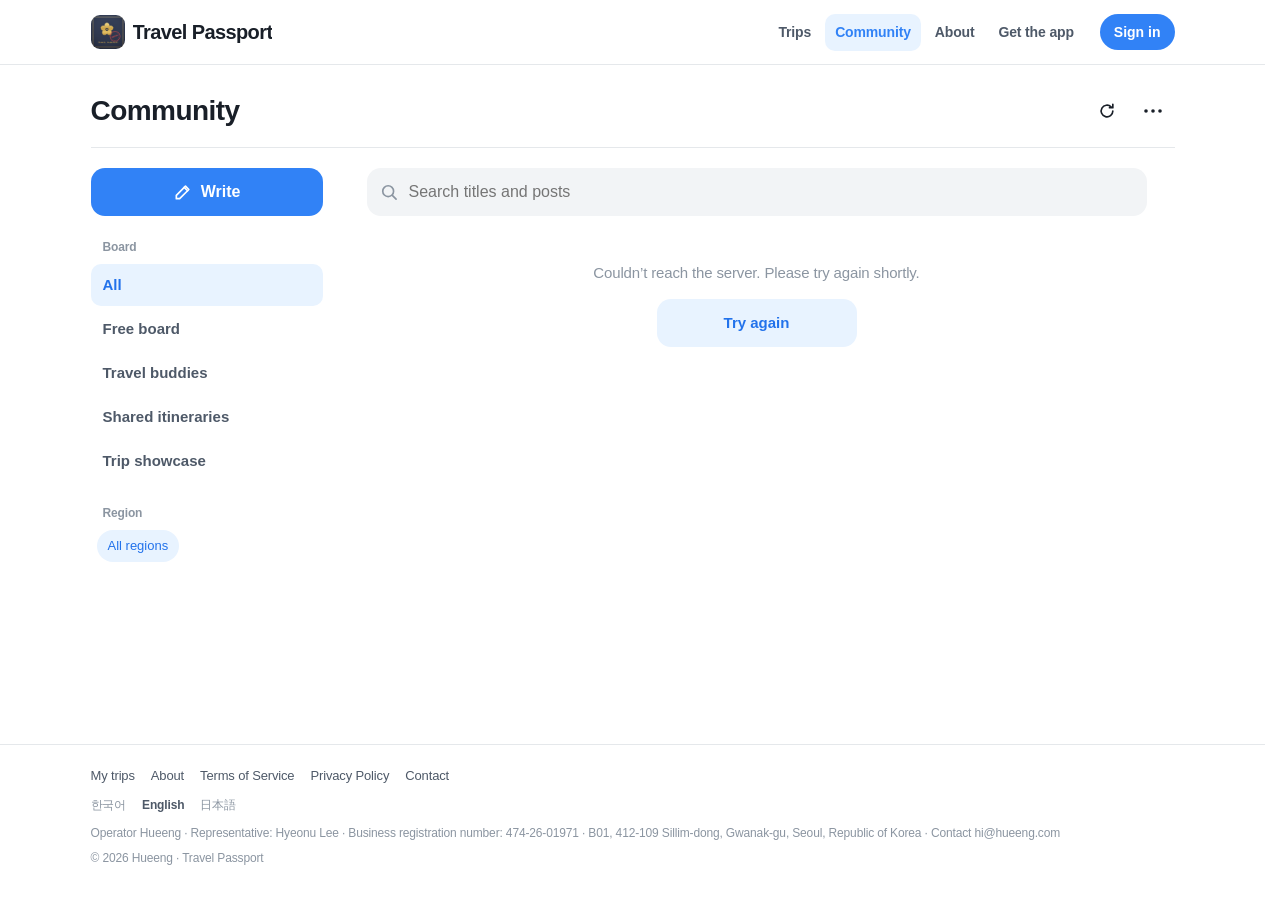
<file: community/index.html>
<!doctype html>
<html lang="ko">
<head>
<meta charset="utf-8">
<meta name="viewport" content="width=device-width, initial-scale=1, viewport-fit=cover, interactive-widget=resizes-content">
<meta name="theme-color" content="#ffffff">
<script>if(/(^|\.)github\.io$/.test(location.hostname))location.replace('https://passport.hueeng.com/community/'+location.search+location.hash)</script>
<title>여행여권 커뮤니티 — 여행 이야기 · 동행 찾기 · 여행 자랑</title>
<meta name="description" content="여행 이야기를 나누고, 같이 떠날 사람을 찾고, 다녀온 곳을 사진과 함께 자랑해 보세요. 여행여권 앱과 같은 계정으로 글을 쓰고 포인트를 모을 수 있어요.">
<link rel="canonical" href="https://passport.hueeng.com/community/">
<link rel="alternate" type="application/rss+xml" title="여행여권 커뮤니티 새 글" href="rss.xml">
<link rel="icon" type="image/png" href="../img/icon.png?v=2">
<link rel="apple-touch-icon" href="../img/apple-touch-icon.png?v=2">
<meta property="og:type" content="website">
<meta property="og:locale" content="ko_KR">
<meta property="og:site_name" content="여행여권 · 후엥(Hueeng)">
<meta property="og:url" content="https://passport.hueeng.com/community/">
<meta property="og:title" content="여행여권 커뮤니티 — 여행 이야기 · 동행 찾기 · 여행 자랑">
<meta property="og:description" content="자유게시판, 같이 여행가요, 여행일정공유, 여행 자랑. 글을 쓰면 포인트가 쌓여요.">
<meta property="og:image" content="https://passport.hueeng.com/img/current-og.png?v=2">
<meta property="og:image:width" content="1200"><meta property="og:image:height" content="630">
<meta name="twitter:card" content="summary_large_image">
<meta name="author" content="후엥(Hueeng) · 이현우"><meta name="publisher" content="후엥(Hueeng) hueeng.com"><meta name="robots" content="index,follow,max-image-preview:large">
<link rel="preconnect" href="https://map-api.hueeng.com" crossorigin>
<link rel="stylesheet" href="base.css?v=2888899817">
<link rel="stylesheet" href="community.css?v=7dfbd75652">
<link rel="stylesheet" href="web.css?v=4cf85883cb">
<script type="application/ld+json">{"@context": "https://schema.org", "@graph": [{"@type": "Organization", "@id": "https://hueeng.com/#organization", "name": "후엥", "alternateName": ["Hueeng", "후엥컴퍼니", "Hueeng Company"], "url": "https://hueeng.com", "email": "hi@hueeng.com", "founder": {"@type": "Person", "name": "이현우", "alternateName": ["Hyeonu Lee", "LeeHueeng"]}, "address": {"@type": "PostalAddress", "streetAddress": "신림동 412-109 B01호", "addressLocality": "관악구", "addressRegion": "서울특별시", "addressCountry": "KR"}, "vatID": "474-26-01971", "sameAs": ["https://github.com/LeeHueeng", "https://apps.apple.com/kr/developer/id1858238879", "https://play.google.com/store/apps/developer?id=Hueeng"]}, {"@type": "CollectionPage", "@id": "https://passport.hueeng.com/community/#webpage", "url": "https://passport.hueeng.com/community/", "name": "여행여권 커뮤니티 — 여행 이야기 · 동행 찾기 · 여행 자랑", "inLanguage": "ko-KR", "isPartOf": {"@id": "https://passport.hueeng.com/#website"}, "publisher": {"@id": "https://hueeng.com/#organization"}, "description": "여행 이야기를 나누고, 같이 떠날 사람을 찾고, 다녀온 곳을 사진과 함께 자랑해 보세요. 여행여권 앱과 같은 계정으로 글을 쓰고 포인트를 모을 수 있어요."}]}</script>
</head>
<body>
<a class="wv-skip" href="#cm-page">본문으로 이동</a>
<header class="wv-top">
  <div class="wv-top-in">
    <a class="wv-brand" href="../" aria-label="여행여권 홈으로"><img src="../img/apple-touch-icon.png?v=2" width="30" height="30" alt=""><span>여행여권</span></a>
    <span class="top-spacer"></span>
    <nav class="wv-nav" aria-label="주 메뉴"><a class="wv-tab" href="../trips/" id="wv-trips">여행</a><a class="wv-tab" href="./" aria-current="page">커뮤니티</a><a href="../">앱 소개</a><a href="../#download">앱 받기</a></nav>
    <span id="wv-account"><button type="button" class="wv-login" data-wv="login">로그인</button></span>
  </div>
</header>
<main id="pages">
  <section class="page" data-page="comm">
    <div id="cm-page">
      <h1 class="title">커뮤니티</h1>
      <p class="cm-hint">불러오는 중…</p>
      <noscript><p class="cm-hint">커뮤니티를 보려면 브라우저의 자바스크립트를 켜 주세요.</p></noscript>
    </div>
  </section>
</main>
<footer class="wv-foot">
  <div class="wv-foot-in">
    <div class="wv-foot-links"><a href="../trips/">내 여행</a><a href="../">앱 소개</a><a href="../terms.html">이용약관</a><a href="../privacy.html">개인정보처리방침</a><a href="mailto:hi@hueeng.com">문의하기</a></div>
    <nav class="wv-langs" id="wv-langs" aria-label="언어"><a href="?lang=ko" data-lang="ko" lang="ko">한국어</a><a href="?lang=en" data-lang="en" lang="en">English</a><a href="?lang=ja" data-lang="ja" lang="ja">日本語</a></nav>
    <p class="wv-biz">상호 <a href="https://hueeng.com" rel="me">후엥(Hueeng)</a> · 대표 이현우 · 사업자등록번호 474-26-01971 · 서울특별시 관악구 신림동 412-109 B01호 · 문의 <a href="mailto:hi@hueeng.com">hi@hueeng.com</a></p>
    <p class="wv-copy">© 2026 후엥(Hueeng) · 여행여권</p>
  </div>
</footer>
<div id="battle-out" hidden><div class="login-btns"><button type="button" class="btn login apple" data-provider="apple"><svg viewBox="0 0 24 24" fill="currentColor"><path d="M16.4 12.6c0-2.5 2-3.7 2.1-3.8-1.2-1.7-3-1.9-3.6-2-1.5-.2-3 .9-3.8.9-.8 0-2-.9-3.3-.9-1.7 0-3.3 1-4.2 2.5-1.8 3.1-.5 7.7 1.3 10.2.9 1.2 1.9 2.6 3.2 2.6 1.3-.1 1.8-.8 3.3-.8s2 .8 3.3.8c1.4 0 2.3-1.3 3.1-2.5 1-1.4 1.4-2.8 1.4-2.9-.1 0-2.8-1.1-2.8-4.1zM14 5.2c.7-.8 1.2-2 1-3.2-1 0-2.2.7-2.9 1.5-.6.7-1.2 1.9-1.1 3 1.1.1 2.3-.6 3-1.3z"/></svg><span>Apple로 계속하기</span></button><button type="button" class="btn login kakao" data-provider="kakao"><svg viewBox="0 0 24 24" fill="currentColor"><path d="M12 3C6.5 3 2 6.5 2 10.8c0 2.7 1.8 5.1 4.5 6.5l-1 3.7c-.1.3.3.6.6.4l4.4-2.9c.5.1 1 .1 1.5.1 5.5 0 10-3.5 10-7.8S17.5 3 12 3z"/></svg><span>카카오로 계속하기</span></button><button type="button" class="btn login google" data-provider="google"><svg viewBox="0 0 24 24"><path fill="#4285F4" d="M23.5 12.3c0-.8-.1-1.6-.2-2.3H12v4.5h6.5c-.3 1.5-1.1 2.7-2.4 3.6v3h3.8c2.3-2.1 3.6-5.2 3.6-8.8z"/><path fill="#34A853" d="M12 24c3.2 0 6-1.1 8-2.9l-3.8-3c-1.1.7-2.5 1.2-4.2 1.2-3.1 0-5.8-2.1-6.8-5H1.3v3.1C3.3 21.3 7.4 24 12 24z"/><path fill="#FBBC05" d="M5.2 14.3c-.5-1.5-.5-3.1 0-4.6V6.6H1.3c-1.7 3.4-1.7 7.4 0 10.8l3.9-3.1z"/><path fill="#EA4335" d="M12 4.7c1.7 0 3.3.6 4.5 1.8l3.4-3.4C17.9 1.2 15.1 0 12 0 7.4 0 3.3 2.7 1.3 6.6l3.9 3.1c1-2.9 3.7-5 6.8-5z"/></svg><span>Google로 계속하기</span></button><p class="caption wv-hint">앱에서 쓰던 로그인 방법을 고르면 같은 계정으로 이어져요.</p><p class="caption wv-legal"><a href="../terms.html" target="_blank" rel="noopener">이용약관</a><a href="../privacy.html" target="_blank" rel="noopener">개인정보처리방침</a></p></div></div>
<div id="cm-screen" hidden></div>
<div id="cm-sheet" class="modal-root" hidden><div class="dim" id="cm-sheet-dim"></div><div class="sheet" role="dialog" aria-modal="true"><div class="handle"></div><div id="cm-sheet-body"></div></div></div>
<div id="wv-modal" class="modal-root" hidden><div class="dim" id="wv-modal-dim"></div><div class="sheet" role="dialog" aria-modal="true"><div class="handle"></div><div id="wv-modal-body"></div></div></div>
<div id="cm-toast" role="status" hidden></div>
<script src="data.js?v=f16cc6a9ea"></script>
<script src="community.js?v=871fca48d2"></script>
<script src="web.js?v=bed535a408"></script>
</body>
</html>
</file>
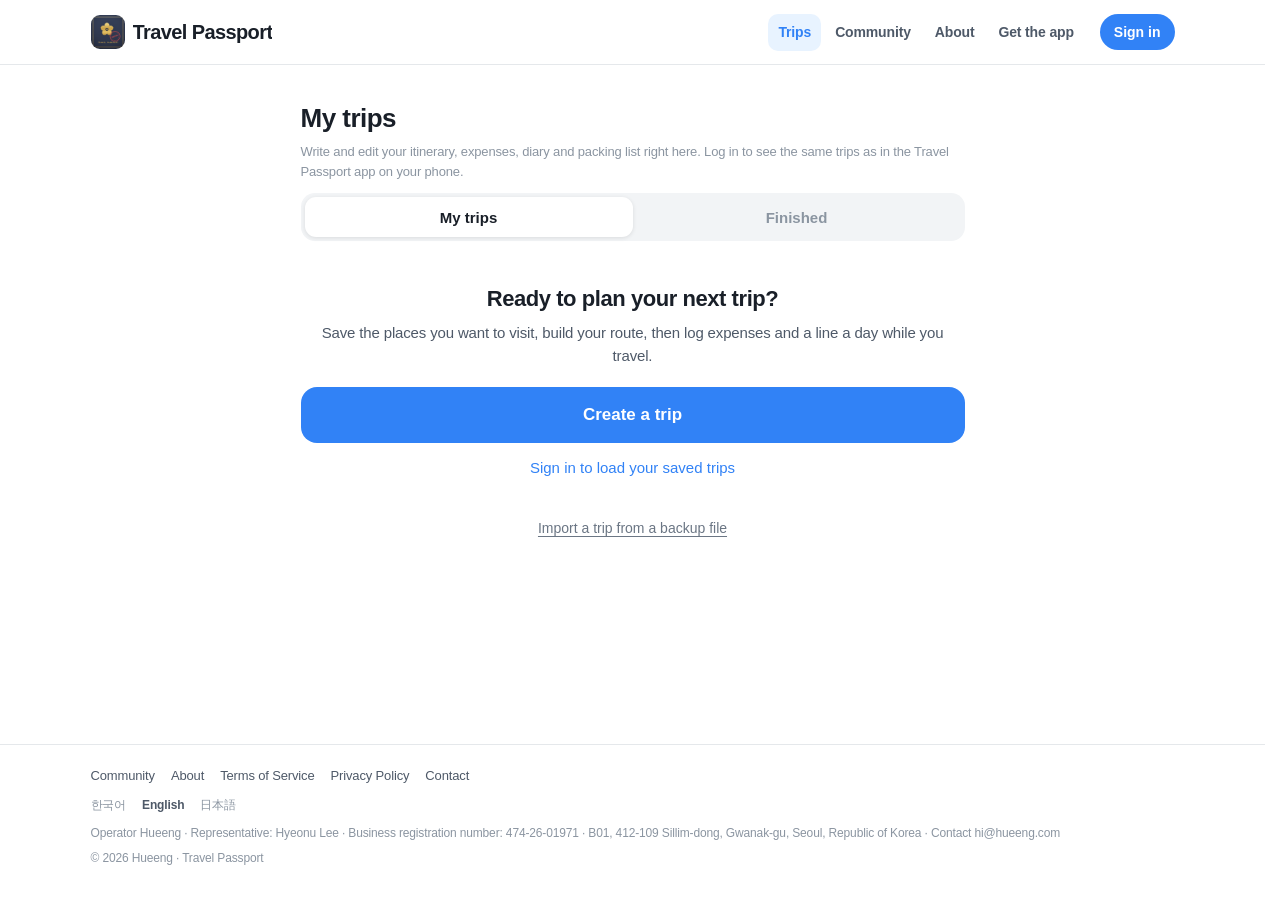
<file: trips/index.html>
<!doctype html>
<html lang="ko">
<head>
<meta charset="utf-8">
<meta name="viewport" content="width=device-width, initial-scale=1, viewport-fit=cover, interactive-widget=resizes-content">
<meta name="theme-color" content="#ffffff">
<script>if(/(^|\.)github\.io$/.test(location.hostname))location.replace('https://passport.hueeng.com/trips/'+location.search+location.hash)</script>
<title>여행여권 내 여행 — 일정 · 경비 · 일기를 웹에서 쓰고 고치기</title>
<meta name="description" content="여행 일정을 짜고, 경비를 적고, 하루 일기를 남겨 보세요. 로그인하면 여행여권 앱과 같은 여행을 PC와 휴대폰 브라우저에서 이어서 쓰고 고칠 수 있어요.">
<link rel="canonical" href="https://passport.hueeng.com/trips/">
<link rel="icon" type="image/png" href="../img/icon.png?v=2">
<link rel="apple-touch-icon" href="../img/apple-touch-icon.png?v=2">
<meta property="og:type" content="website">
<meta property="og:locale" content="ko_KR">
<meta property="og:site_name" content="여행여권 · 후엥(Hueeng)">
<meta property="og:url" content="https://passport.hueeng.com/trips/">
<meta property="og:title" content="여행여권 내 여행 — 일정 · 경비 · 일기를 웹에서 쓰고 고치기">
<meta property="og:description" content="일정 · 경비 · 일기 · 준비물. 앱에서 만든 여행을 웹에서 이어서 쓰고 고쳐요.">
<meta property="og:image" content="https://passport.hueeng.com/img/current-og.png?v=2">
<meta property="og:image:width" content="1200"><meta property="og:image:height" content="630">
<meta name="twitter:card" content="summary_large_image">
<meta name="author" content="후엥(Hueeng) · 이현우"><meta name="publisher" content="후엥(Hueeng) hueeng.com"><meta name="robots" content="index,follow,max-image-preview:large">
<link rel="preconnect" href="https://map-api.hueeng.com" crossorigin>
<link rel="stylesheet" href="base.css?v=be5a87cee0">
<link rel="stylesheet" href="planner.css?v=af91bbb9de">
<link rel="stylesheet" href="../community/web.css?v=4cf85883cb">
<link rel="stylesheet" href="trips.css?v=e1c6f9000f">
<script type="application/ld+json">{"@context": "https://schema.org", "@graph": [{"@type": "Organization", "@id": "https://hueeng.com/#organization", "name": "후엥", "alternateName": ["Hueeng", "후엥컴퍼니", "Hueeng Company"], "url": "https://hueeng.com", "email": "hi@hueeng.com", "founder": {"@type": "Person", "name": "이현우", "alternateName": ["Hyeonu Lee", "LeeHueeng"]}, "address": {"@type": "PostalAddress", "streetAddress": "신림동 412-109 B01호", "addressLocality": "관악구", "addressRegion": "서울특별시", "addressCountry": "KR"}, "vatID": "474-26-01971", "sameAs": ["https://github.com/LeeHueeng", "https://apps.apple.com/kr/developer/id1858238879", "https://play.google.com/store/apps/developer?id=Hueeng"]}, {"@type": "WebApplication", "@id": "https://passport.hueeng.com/trips/#webapp", "url": "https://passport.hueeng.com/trips/", "name": "여행여권 내 여행 — 일정 · 경비 · 일기를 웹에서 쓰고 고치기", "inLanguage": "ko-KR", "applicationCategory": "TravelApplication", "operatingSystem": "Web", "offers": {"@type": "Offer", "price": "0", "priceCurrency": "KRW"}, "isPartOf": {"@id": "https://passport.hueeng.com/#website"}, "publisher": {"@id": "https://hueeng.com/#organization"}, "description": "여행 일정을 짜고, 경비를 적고, 하루 일기를 남겨 보세요. 로그인하면 여행여권 앱과 같은 여행을 PC와 휴대폰 브라우저에서 이어서 쓰고 고칠 수 있어요."}]}</script>
</head>
<body data-wv-page="trips">
<a class="wv-skip" href="#pl-list">본문으로 이동</a>
<header class="wv-top">
  <div class="wv-top-in">
    <a class="wv-brand" href="../" aria-label="여행여권 홈으로"><img src="../img/apple-touch-icon.png?v=2" width="30" height="30" alt=""><span>여행여권</span></a>
    <span class="top-spacer"></span>
    <nav class="wv-nav" aria-label="주 메뉴"><a class="wv-tab" href="./" aria-current="page">여행</a><a class="wv-tab" href="../community/">커뮤니티</a><a href="../">앱 소개</a><a href="../#download">앱 받기</a></nav>
    <span id="wv-account"><button type="button" class="wv-login" data-wv="login">로그인</button></span>
  </div>
</header>
<main id="pages">
  <section class="page" data-page="trip">
    <h1 class="title">내 여행</h1>
    <p class="caption wv-trips-note">일정 · 경비 · 일기 · 준비물을 여기서 바로 쓰고 고칠 수 있어요. 로그인하면 폰의 여행여권 앱과 같은 여행이 보여요.</p>
    <div class="seg tripreco-seg" data-tripseg><button type="button" class="on" data-v="trip">내 여행</button><button type="button" data-v="past">끝난 여행</button></div>
    <div id="pl-list">
      <p class="pl-hint">불러오는 중…</p>
      <noscript><p class="pl-hint">여행을 보려면 브라우저의 자바스크립트를 켜 주세요.</p></noscript>
    </div>
    <p class="wv-import"><button type="button" id="wv-import" hidden>백업 파일에서 여행 가져오기</button><input type="file" id="wv-import-file" accept=".json,application/json" hidden><input type="file" id="wv-patch-file" accept=".json,application/json" hidden></p>
  </section>
</main>
<footer class="wv-foot">
  <div class="wv-foot-in">
    <div class="wv-foot-links"><a href="../community/">커뮤니티</a><a href="../">앱 소개</a><a href="../terms.html">이용약관</a><a href="../privacy.html">개인정보처리방침</a><a href="mailto:hi@hueeng.com">문의하기</a></div>
    <nav class="wv-langs" id="wv-langs" aria-label="언어"><a href="?lang=ko" data-lang="ko" lang="ko">한국어</a><a href="?lang=en" data-lang="en" lang="en">English</a><a href="?lang=ja" data-lang="ja" lang="ja">日本語</a></nav>
    <p class="wv-biz">상호 <a href="https://hueeng.com" rel="me">후엥(Hueeng)</a> · 대표 이현우 · 사업자등록번호 474-26-01971 · 서울특별시 관악구 신림동 412-109 B01호 · 문의 <a href="mailto:hi@hueeng.com">hi@hueeng.com</a></p>
    <p class="wv-copy">© 2026 후엥(Hueeng) · 여행여권</p>
  </div>
</footer>
<div id="app"></div>
<div id="battle-out" hidden><div class="login-btns"><button type="button" class="btn login apple" data-provider="apple"><svg viewBox="0 0 24 24" fill="currentColor"><path d="M16.4 12.6c0-2.5 2-3.7 2.1-3.8-1.2-1.7-3-1.9-3.6-2-1.5-.2-3 .9-3.8.9-.8 0-2-.9-3.3-.9-1.7 0-3.3 1-4.2 2.5-1.8 3.1-.5 7.7 1.3 10.2.9 1.2 1.9 2.6 3.2 2.6 1.3-.1 1.8-.8 3.3-.8s2 .8 3.3.8c1.4 0 2.3-1.3 3.1-2.5 1-1.4 1.4-2.8 1.4-2.9-.1 0-2.8-1.1-2.8-4.1zM14 5.2c.7-.8 1.2-2 1-3.2-1 0-2.2.7-2.9 1.5-.6.7-1.2 1.9-1.1 3 1.1.1 2.3-.6 3-1.3z"/></svg><span>Apple로 계속하기</span></button><button type="button" class="btn login kakao" data-provider="kakao"><svg viewBox="0 0 24 24" fill="currentColor"><path d="M12 3C6.5 3 2 6.5 2 10.8c0 2.7 1.8 5.1 4.5 6.5l-1 3.7c-.1.3.3.6.6.4l4.4-2.9c.5.1 1 .1 1.5.1 5.5 0 10-3.5 10-7.8S17.5 3 12 3z"/></svg><span>카카오로 계속하기</span></button><button type="button" class="btn login google" data-provider="google"><svg viewBox="0 0 24 24"><path fill="#4285F4" d="M23.5 12.3c0-.8-.1-1.6-.2-2.3H12v4.5h6.5c-.3 1.5-1.1 2.7-2.4 3.6v3h3.8c2.3-2.1 3.6-5.2 3.6-8.8z"/><path fill="#34A853" d="M12 24c3.2 0 6-1.1 8-2.9l-3.8-3c-1.1.7-2.5 1.2-4.2 1.2-3.1 0-5.8-2.1-6.8-5H1.3v3.1C3.3 21.3 7.4 24 12 24z"/><path fill="#FBBC05" d="M5.2 14.3c-.5-1.5-.5-3.1 0-4.6V6.6H1.3c-1.7 3.4-1.7 7.4 0 10.8l3.9-3.1z"/><path fill="#EA4335" d="M12 4.7c1.7 0 3.3.6 4.5 1.8l3.4-3.4C17.9 1.2 15.1 0 12 0 7.4 0 3.3 2.7 1.3 6.6l3.9 3.1c1-2.9 3.7-5 6.8-5z"/></svg><span>Google로 계속하기</span></button><p class="caption wv-hint">앱에서 쓰던 로그인 방법을 고르면 같은 계정으로 이어져요.</p><p class="caption wv-legal"><a href="../terms.html" target="_blank" rel="noopener">이용약관</a><a href="../privacy.html" target="_blank" rel="noopener">개인정보처리방침</a></p></div></div>
<div id="pl-screen" hidden></div>
<div id="pl-sheet" class="modal-root" hidden><div class="dim" id="pl-sheet-dim"></div><div class="sheet" role="dialog" aria-modal="true"><div class="handle"></div><div id="pl-sheet-body"></div></div></div>
<div id="pl-toast" hidden></div>
<div id="wv-modal" class="modal-root" hidden><div class="dim" id="wv-modal-dim"></div><div class="sheet" role="dialog" aria-modal="true"><div class="handle"></div><div id="wv-modal-body"></div></div></div>
<div id="cm-toast" role="status" hidden></div>
<script src="data.js?v=d790ba5040"></script>
<script src="icons.js?v=db6d75f1ae"></script>
<script src="destinations.js?v=f435e0202d"></script>
<script src="planner-data.js?v=1abedb2780"></script>
<script src="planner-core.js?v=4c1ec95892"></script>
<script src="planner-ticket.js?v=55efe90b3e"></script>
<script src="planner-air.js?v=781d043d08"></script>
<script src="planner-map.js?v=3b7ba749f8"></script>
<script src="planner-gmap.js?v=757f5d898a"></script>
<script src="planner.js?v=e9692f59f9"></script>
<script src="../community/web.js?v=bed535a408"></script>
</body>
</html>
</file>
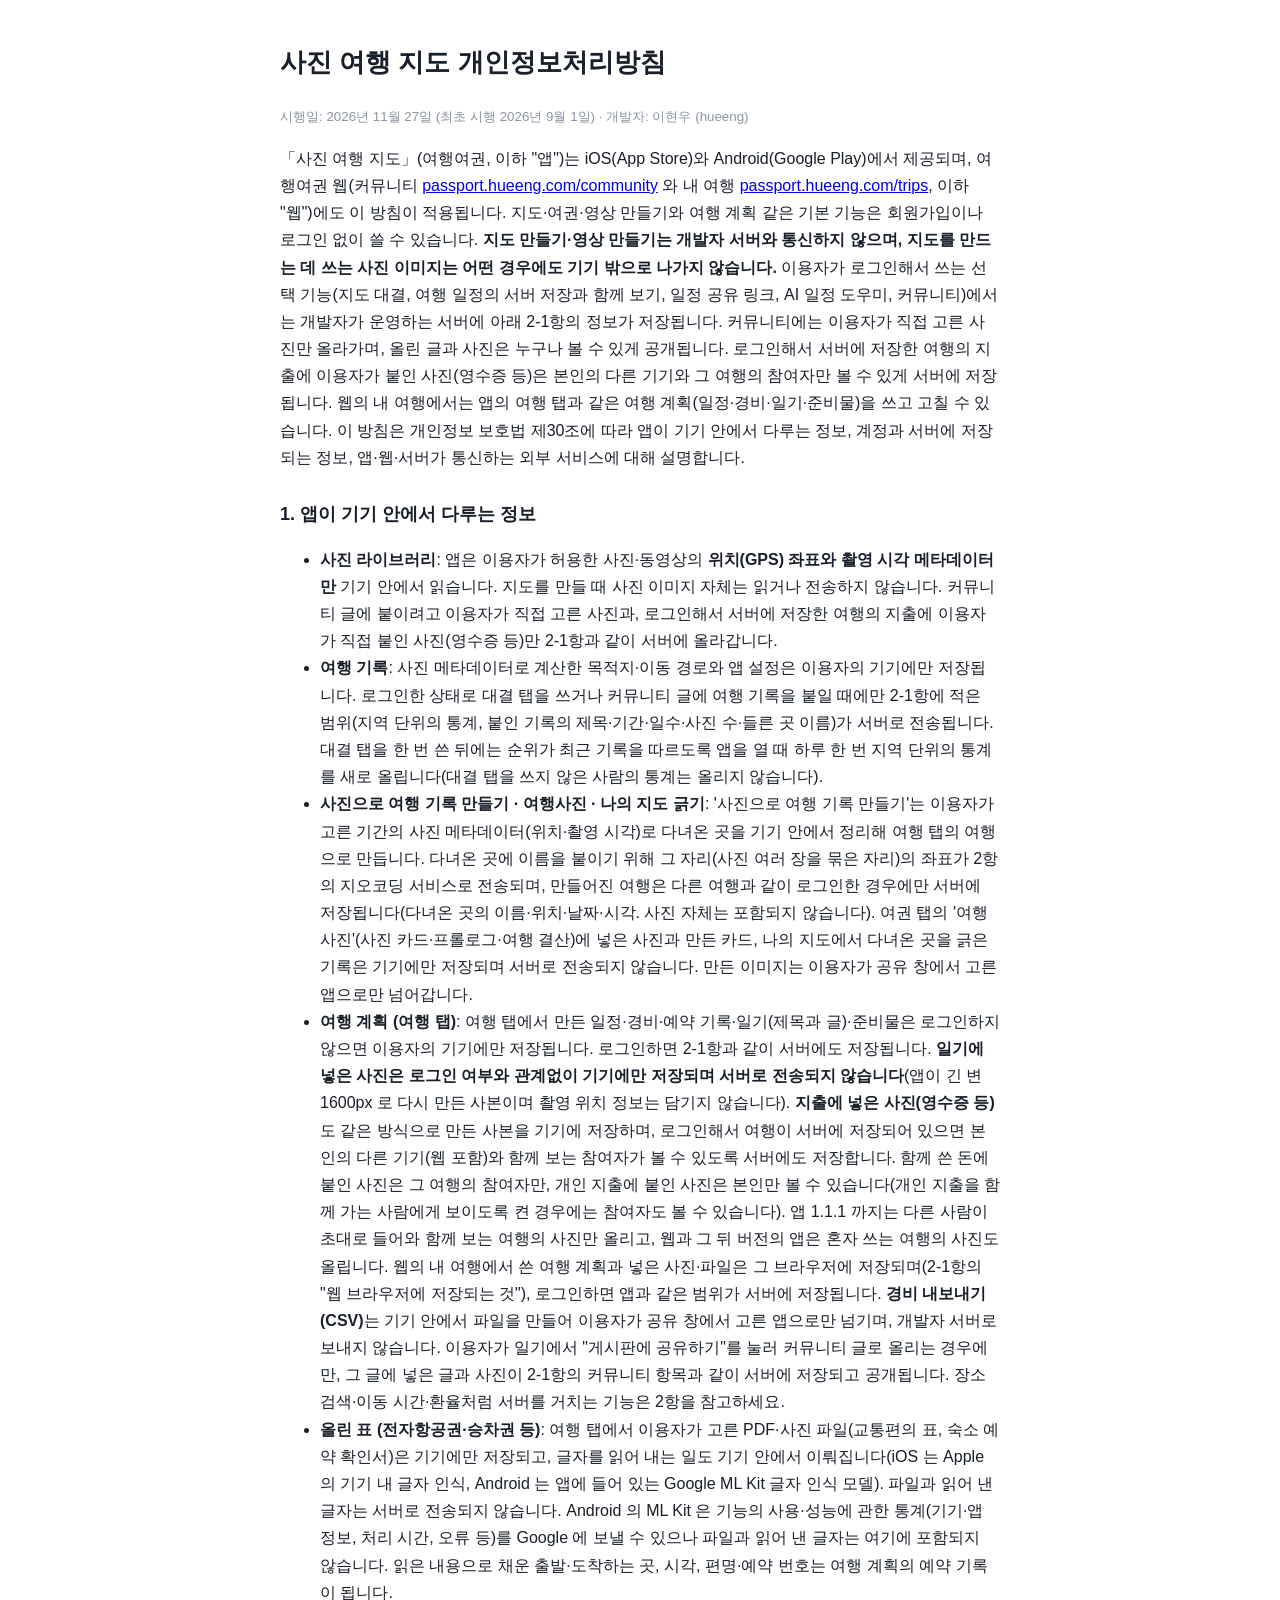
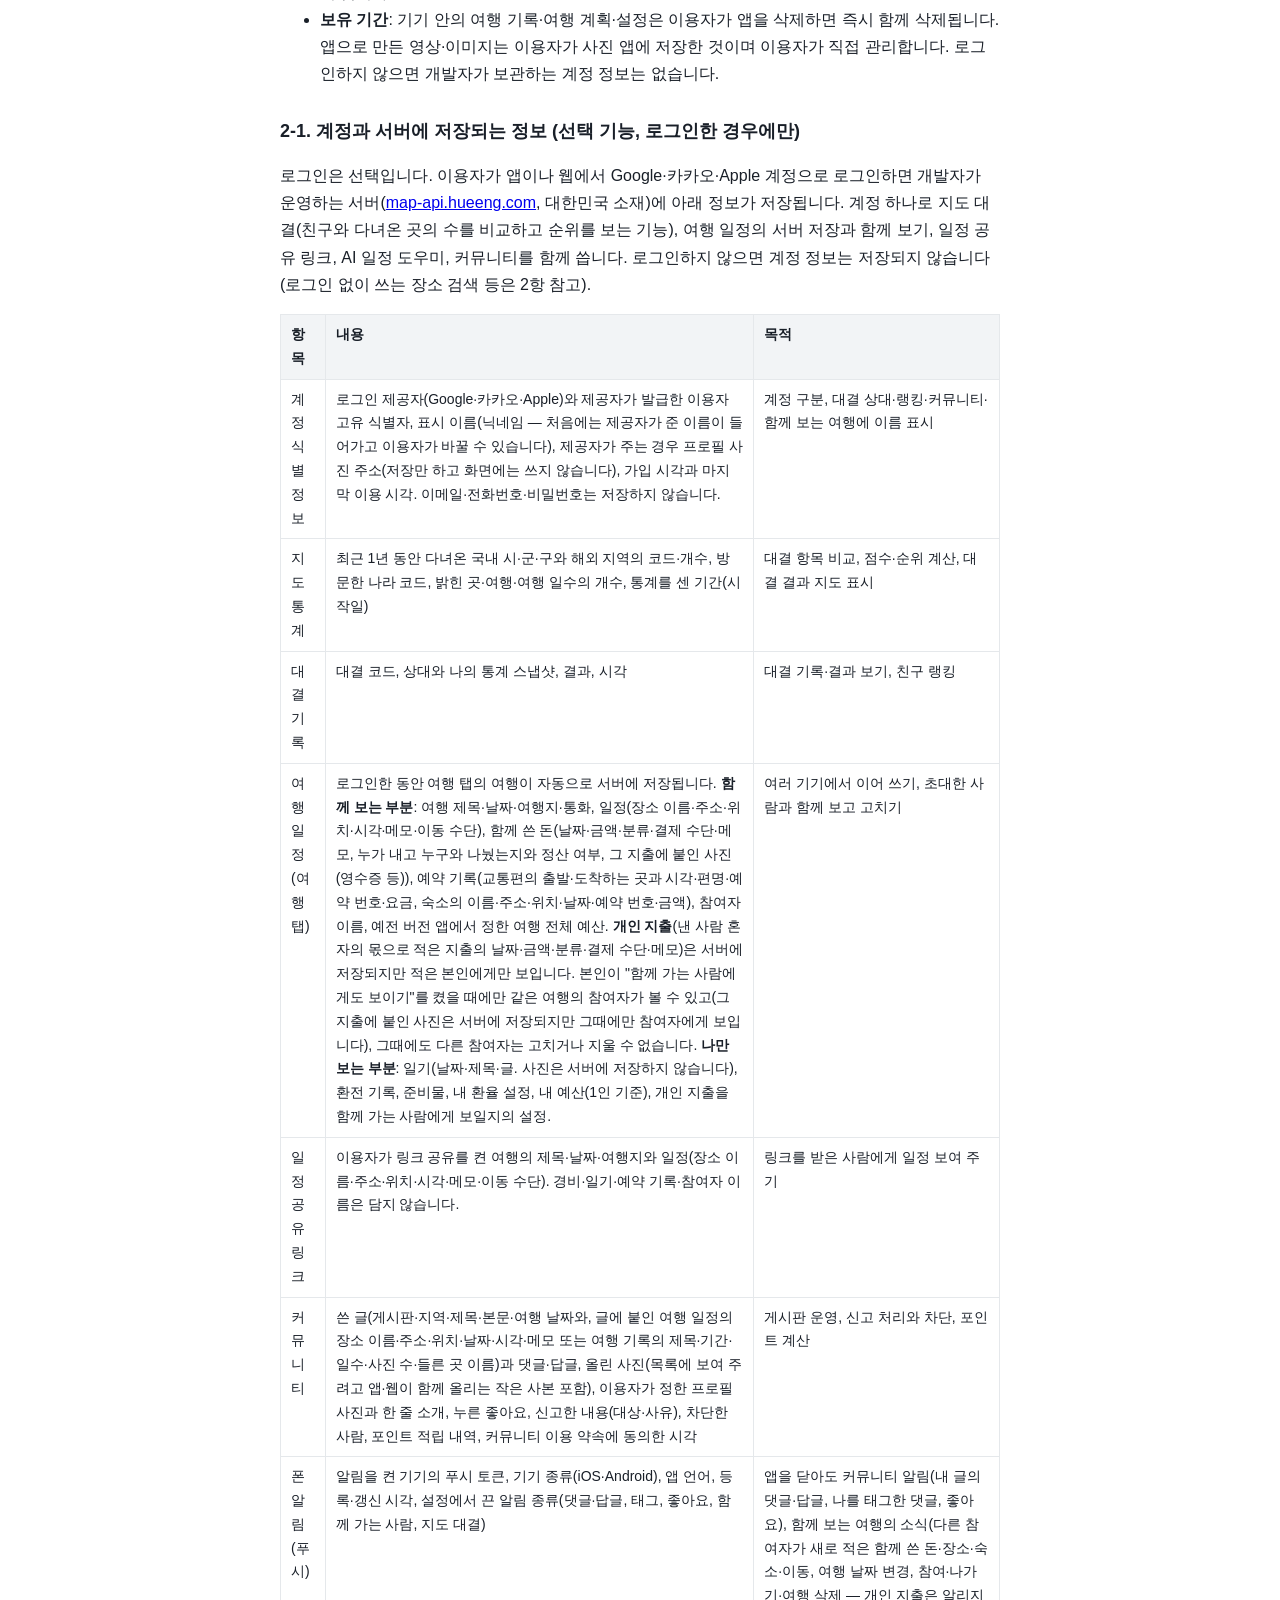
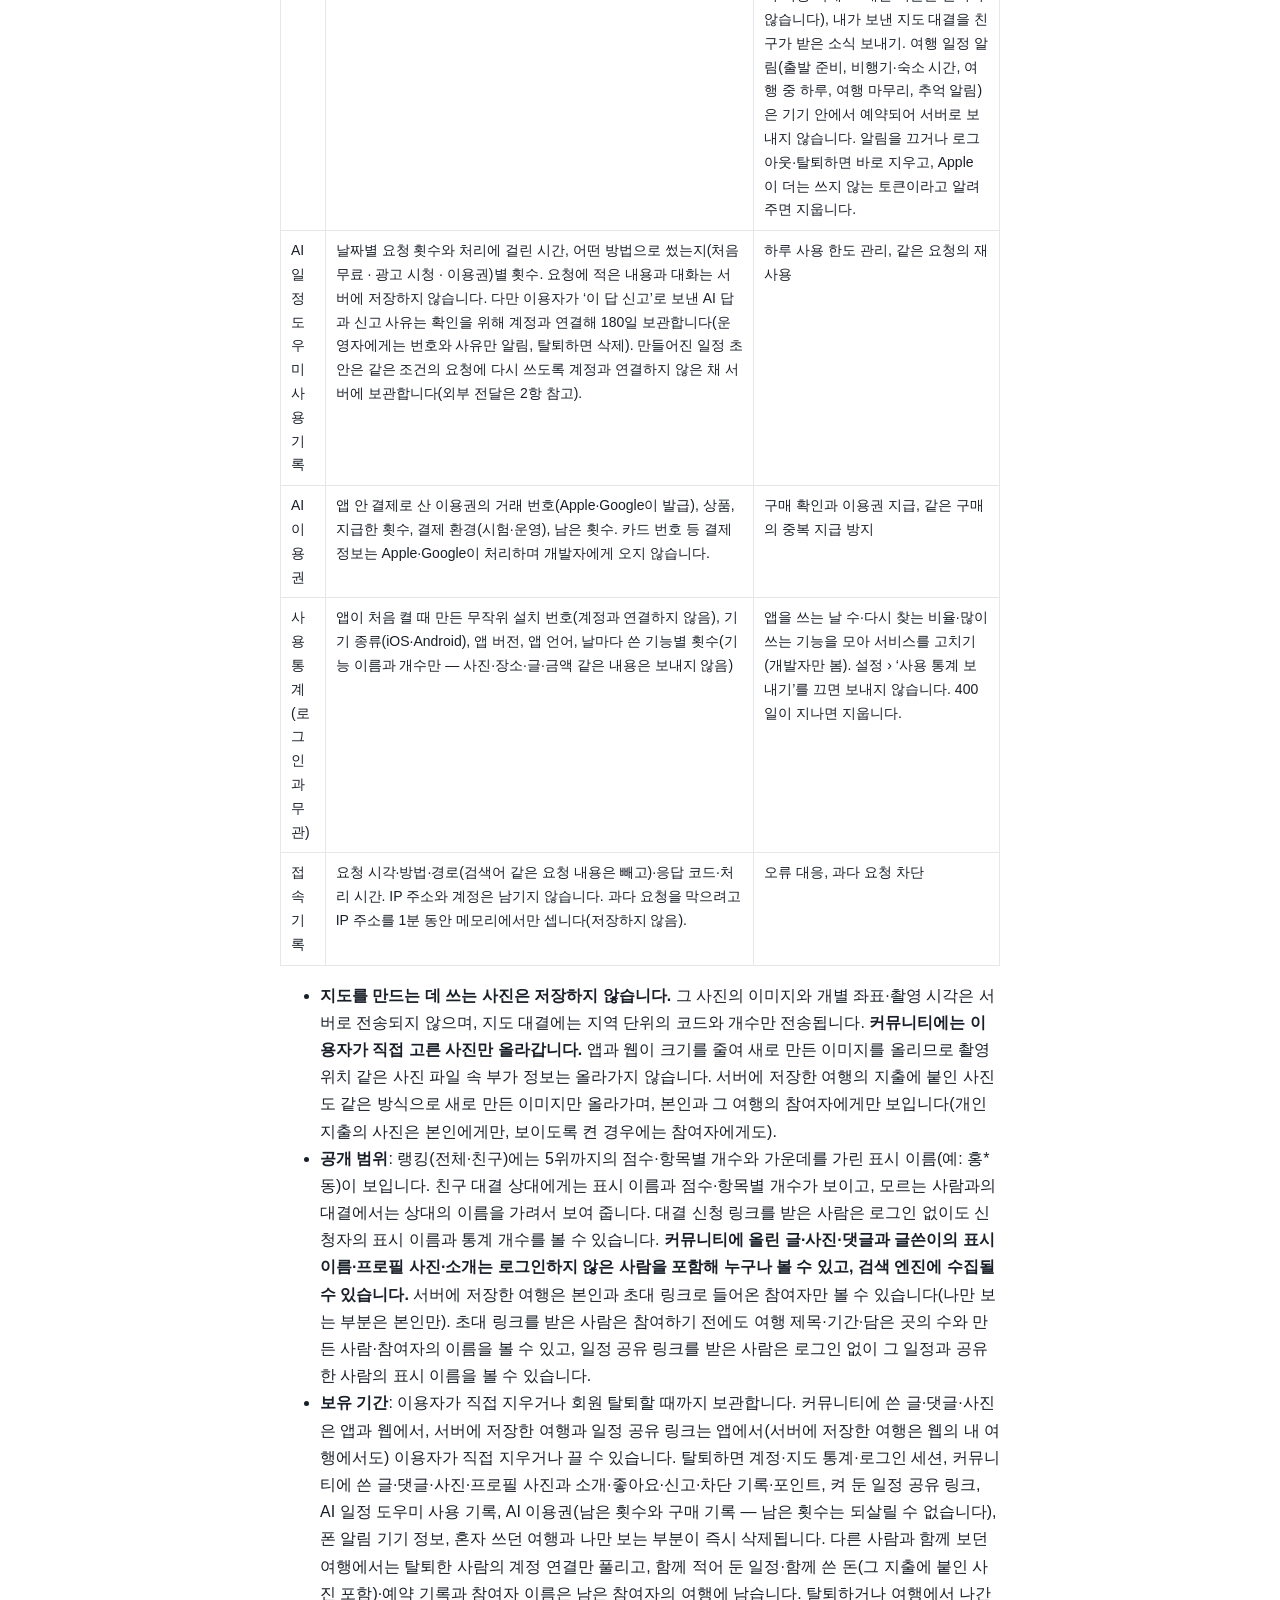
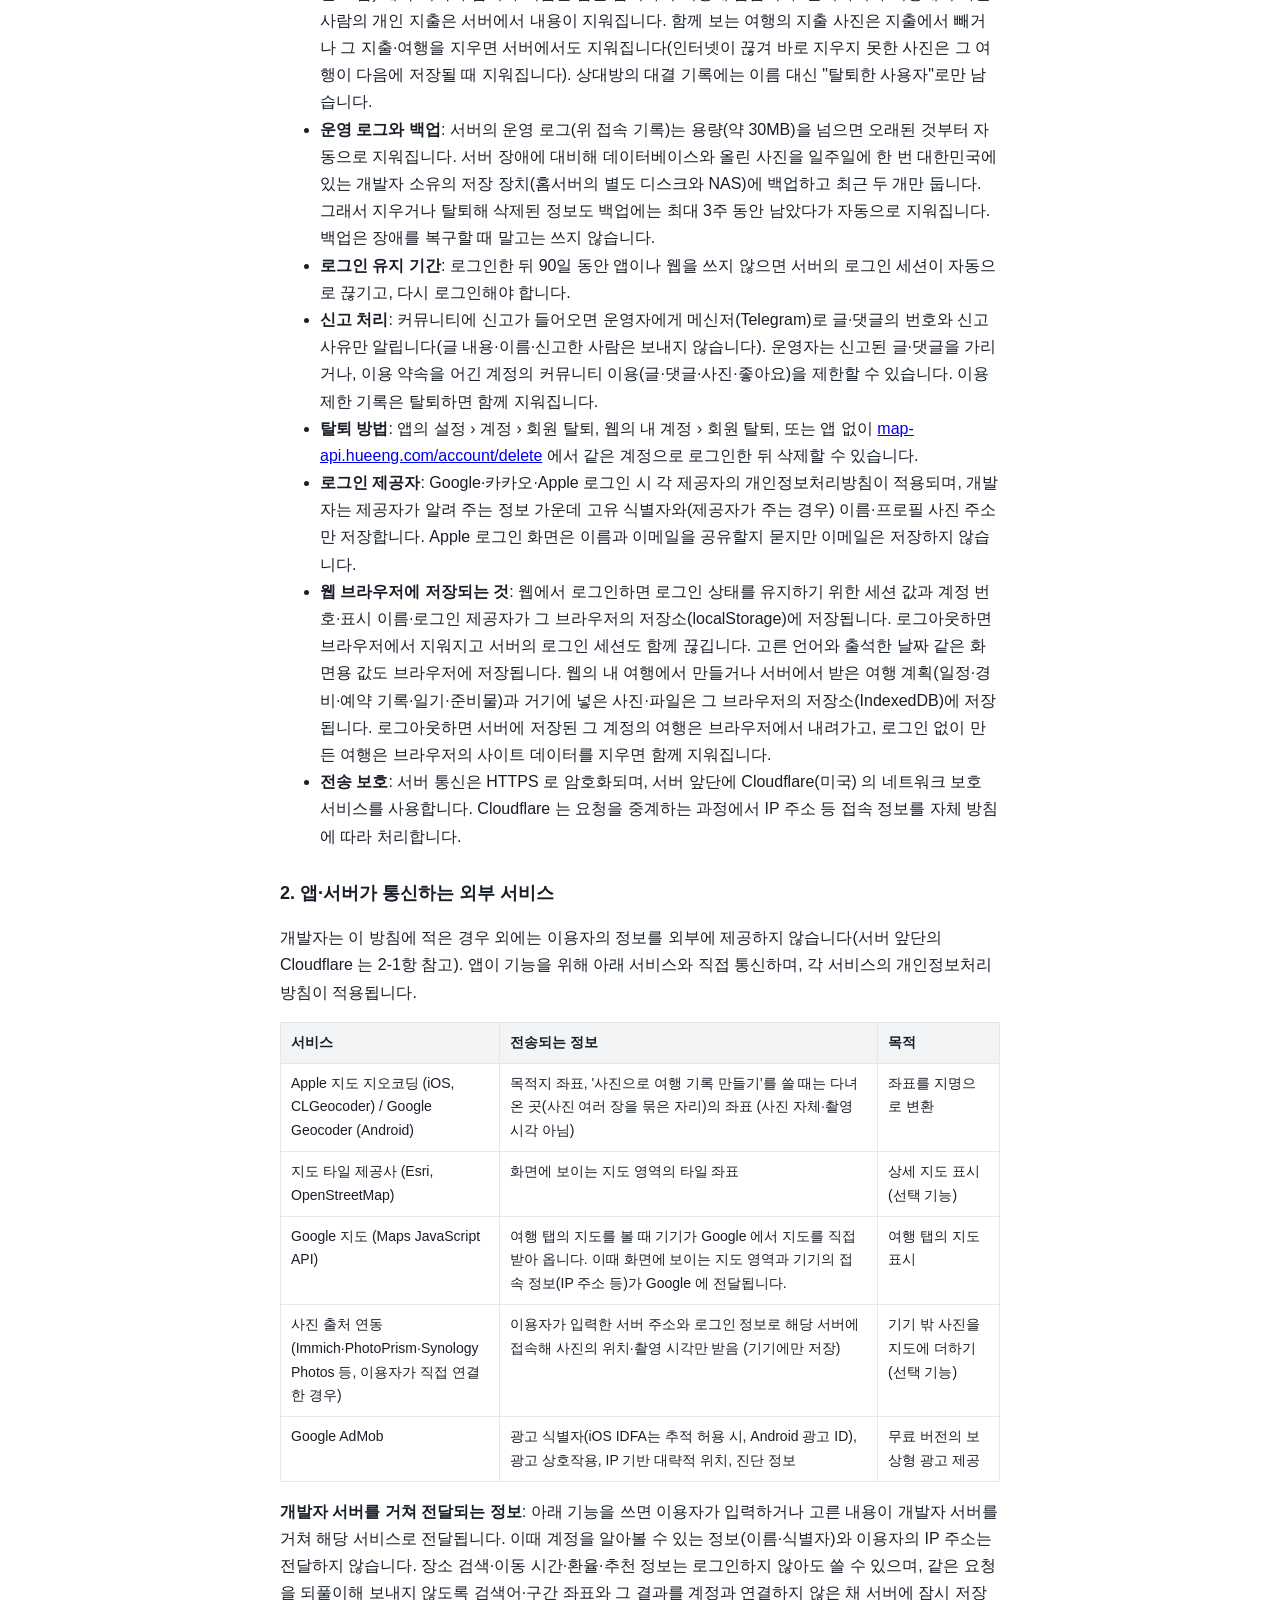
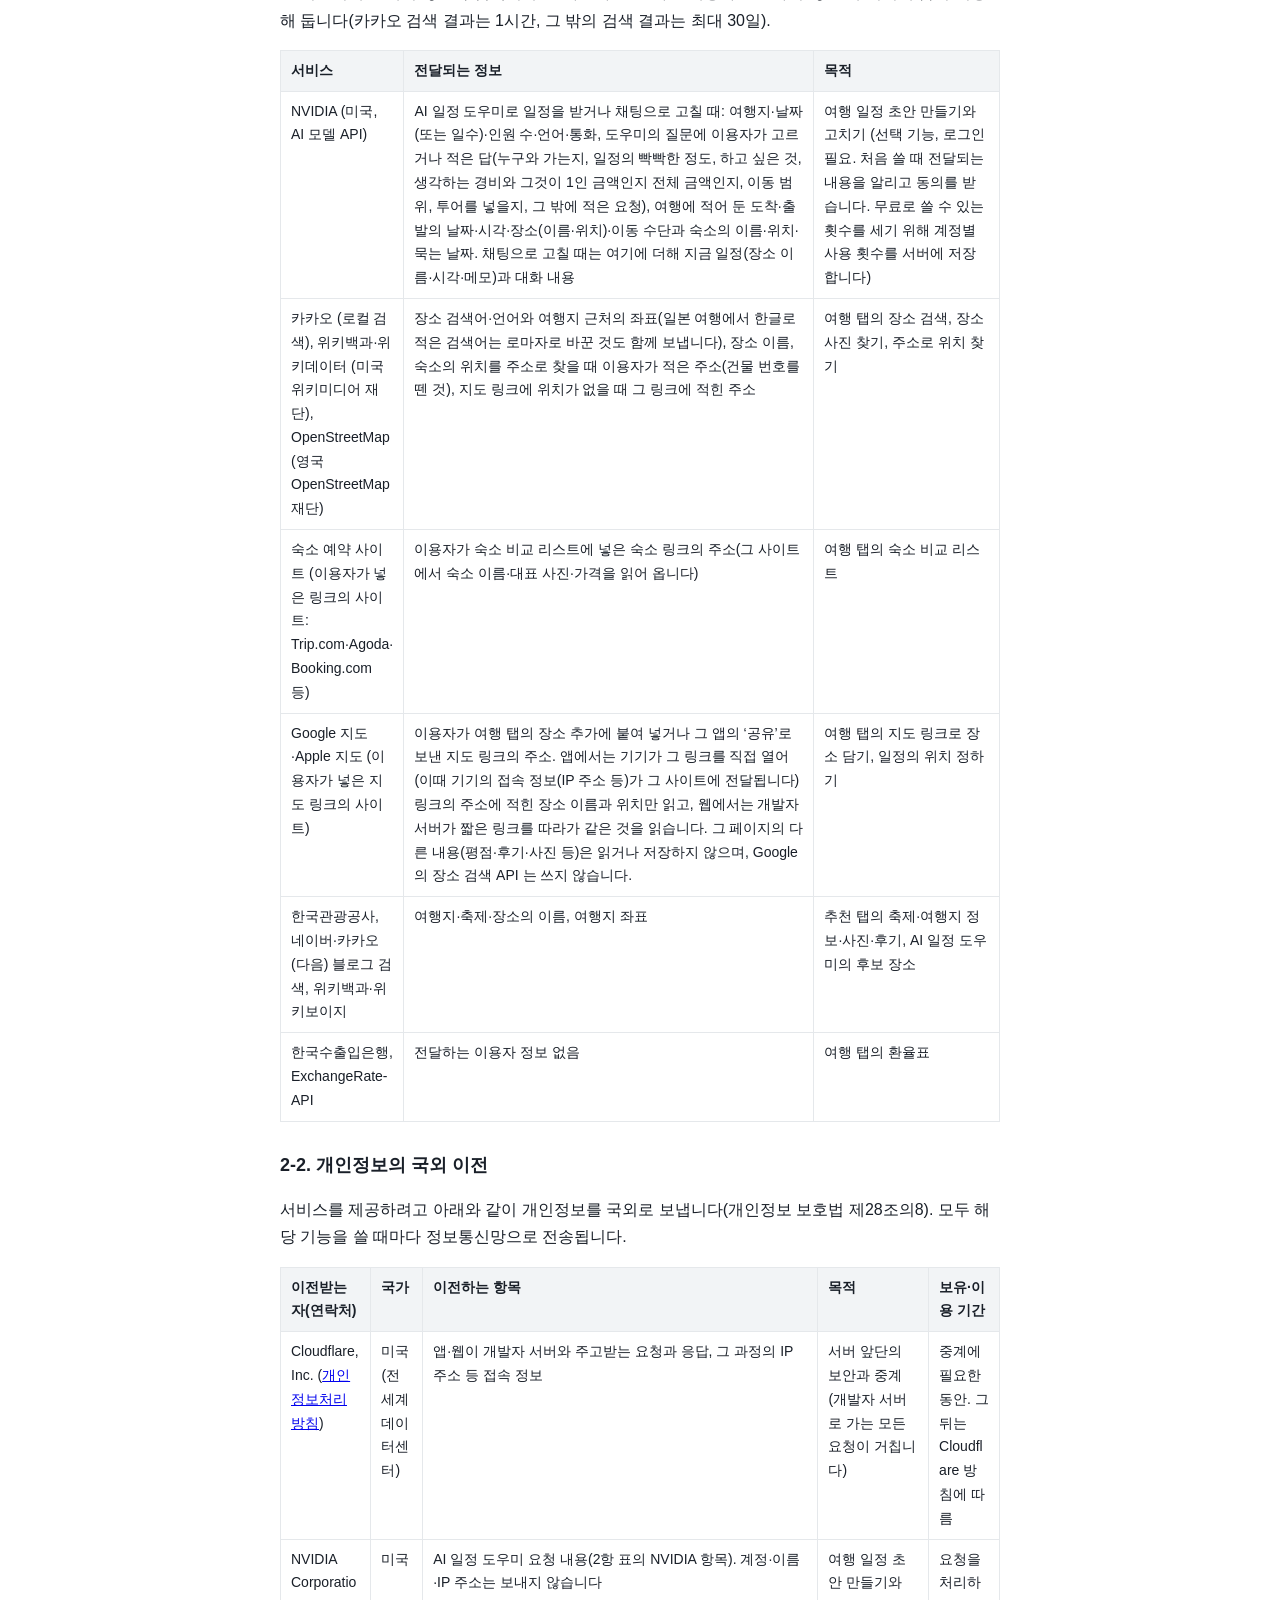
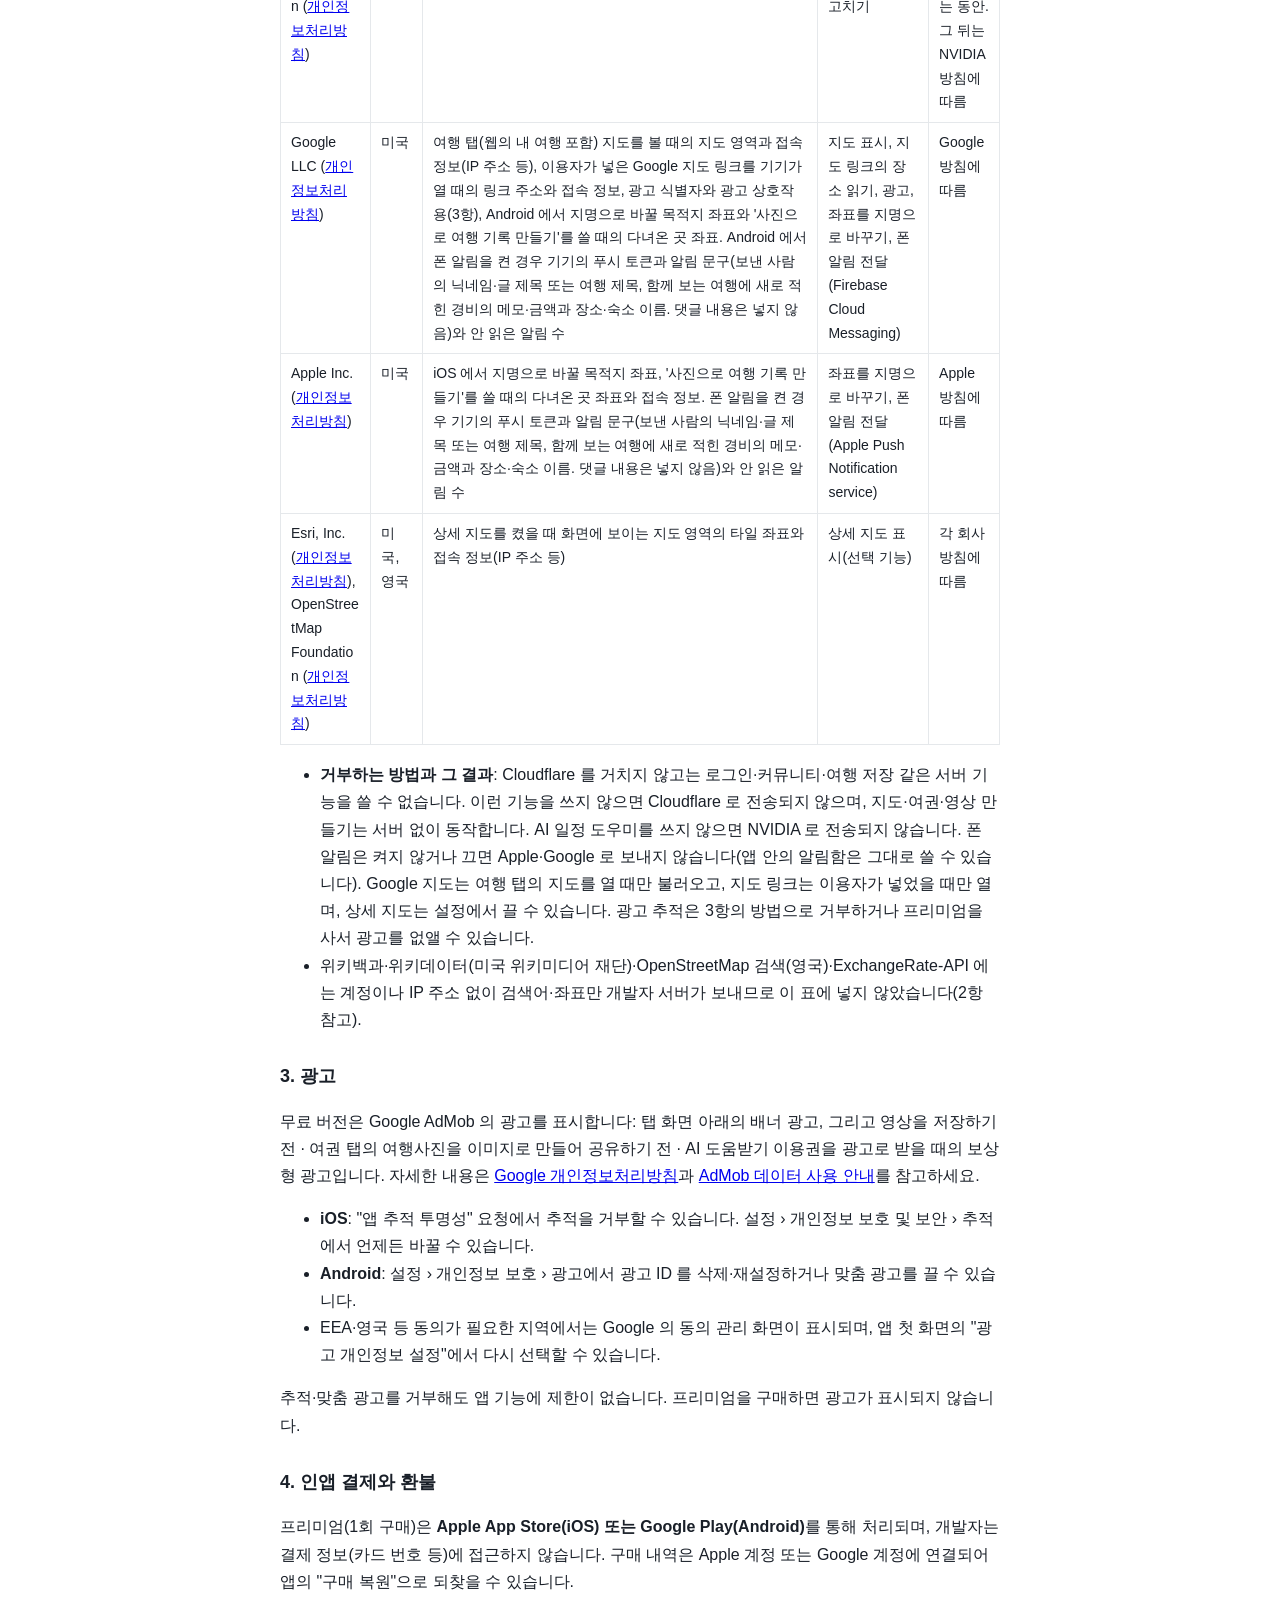
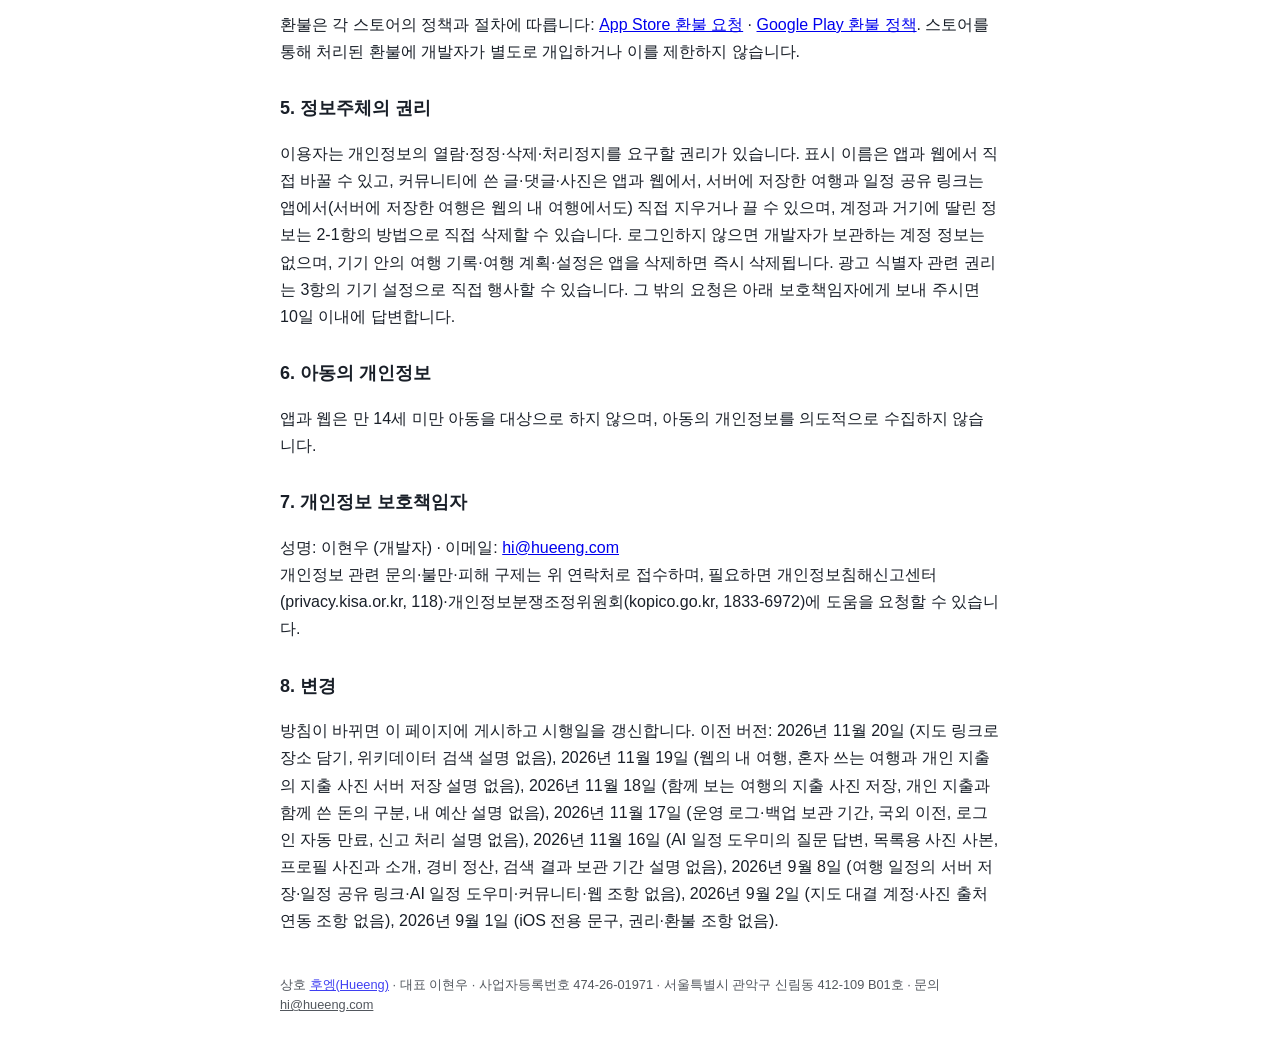
<file: privacy.html>
<!doctype html>
<html lang="ko"><head><meta charset="utf-8"><meta name="viewport" content="width=device-width,initial-scale=1"><title>사진 여행 지도 개인정보처리방침</title><link rel="icon" type="image/png" href="img/icon.png?v=2"><link rel="apple-touch-icon" href="img/apple-touch-icon.png?v=2">
<style>body{font-family:-apple-system,"Apple SD Gothic Neo","Noto Sans KR",sans-serif;max-width:720px;margin:40px auto;padding:0 20px;line-height:1.7;color:#191F28}h1{font-size:26px}h2{font-size:18px;margin-top:28px}small{color:#8B95A1}table{border-collapse:collapse;width:100%;font-size:14px}th,td{border:1px solid #E5E8EB;padding:8px 10px;text-align:left;vertical-align:top;overflow-wrap:anywhere}@media (max-width:480px){table{font-size:13px}th,td{padding:6px 6px}}th{background:#F2F4F6}</style><meta name="description" content="여행여권 앱과 웹(커뮤니티·내 여행)의 개인정보처리방침. 운영자 후엥(Hueeng)."><link rel="canonical" href="https://passport.hueeng.com/privacy.html"><meta name="author" content="후엥(Hueeng) · 이현우"><meta name="publisher" content="후엥(Hueeng) hueeng.com"><meta name="robots" content="index,follow,max-image-preview:large"><meta property="og:locale" content="ko_KR"><meta property="og:type" content="website"><meta property="og:site_name" content="여행여권 · 후엥(Hueeng)"><meta property="og:title" content="사진 여행 지도 개인정보처리방침"><meta property="og:description" content="여행여권 앱과 웹(커뮤니티·내 여행)의 개인정보처리방침. 운영자 후엥(Hueeng)."><meta property="og:url" content="https://passport.hueeng.com/privacy.html"><meta name="twitter:card" content="summary"><script type="application/ld+json">{"@context": "https://schema.org", "@graph": [{"@type": "Organization", "@id": "https://hueeng.com/#organization", "name": "후엥", "alternateName": ["Hueeng", "후엥컴퍼니", "Hueeng Company"], "url": "https://hueeng.com", "email": "hi@hueeng.com", "founder": {"@type": "Person", "name": "이현우", "alternateName": ["Hyeonu Lee", "LeeHueeng"]}, "address": {"@type": "PostalAddress", "streetAddress": "신림동 412-109 B01호", "addressLocality": "관악구", "addressRegion": "서울특별시", "addressCountry": "KR"}, "vatID": "474-26-01971", "sameAs": ["https://github.com/LeeHueeng", "https://apps.apple.com/kr/developer/id1858238879", "https://play.google.com/store/apps/developer?id=Hueeng"]}, {"@type": "WebPage", "@id": "https://passport.hueeng.com/privacy.html#webpage", "url": "https://passport.hueeng.com/privacy.html", "name": "사진 여행 지도 개인정보처리방침", "inLanguage": "ko-KR", "isPartOf": {"@id": "https://passport.hueeng.com/#website"}, "publisher": {"@id": "https://hueeng.com/#organization"}, "description": "여행여권 앱과 웹(커뮤니티·내 여행)의 개인정보처리방침. 운영자 후엥(Hueeng)."}]}</script>
</head>
<body>
<h1>사진 여행 지도 개인정보처리방침</h1>
<small>시행일: 2026년 11월 27일 (최초 시행 2026년 9월 1일) · 개발자: 이현우 (hueeng)</small>
<p>「사진 여행 지도」(여행여권, 이하 "앱")는 iOS(App Store)와 Android(Google Play)에서 제공되며, 여행여권 웹(커뮤니티 <a href="https://passport.hueeng.com/community/">passport.hueeng.com/community</a> 와 내 여행 <a href="https://passport.hueeng.com/trips/">passport.hueeng.com/trips</a>, 이하 "웹")에도 이 방침이 적용됩니다. 지도·여권·영상 만들기와 여행 계획 같은 기본 기능은 회원가입이나 로그인 없이 쓸 수 있습니다. <b>지도 만들기·영상 만들기는 개발자 서버와 통신하지 않으며, 지도를 만드는 데 쓰는 사진 이미지는 어떤 경우에도 기기 밖으로 나가지 않습니다.</b> 이용자가 로그인해서 쓰는 선택 기능(지도 대결, 여행 일정의 서버 저장과 함께 보기, 일정 공유 링크, AI 일정 도우미, 커뮤니티)에서는 개발자가 운영하는 서버에 아래 2-1항의 정보가 저장됩니다. 커뮤니티에는 이용자가 직접 고른 사진만 올라가며, 올린 글과 사진은 누구나 볼 수 있게 공개됩니다. 로그인해서 서버에 저장한 여행의 지출에 이용자가 붙인 사진(영수증 등)은 본인의 다른 기기와 그 여행의 참여자만 볼 수 있게 서버에 저장됩니다. 웹의 내 여행에서는 앱의 여행 탭과 같은 여행 계획(일정·경비·일기·준비물)을 쓰고 고칠 수 있습니다. 이 방침은 개인정보 보호법 제30조에 따라 앱이 기기 안에서 다루는 정보, 계정과 서버에 저장되는 정보, 앱·웹·서버가 통신하는 외부 서비스에 대해 설명합니다.</p>

<h2>1. 앱이 기기 안에서 다루는 정보</h2>
<ul>
<li><b>사진 라이브러리</b>: 앱은 이용자가 허용한 사진·동영상의 <b>위치(GPS) 좌표와 촬영 시각 메타데이터만</b> 기기 안에서 읽습니다. 지도를 만들 때 사진 이미지 자체는 읽거나 전송하지 않습니다. 커뮤니티 글에 붙이려고 이용자가 직접 고른 사진과, 로그인해서 서버에 저장한 여행의 지출에 이용자가 직접 붙인 사진(영수증 등)만 2-1항과 같이 서버에 올라갑니다.</li>
<li><b>여행 기록</b>: 사진 메타데이터로 계산한 목적지·이동 경로와 앱 설정은 이용자의 기기에만 저장됩니다. 로그인한 상태로 대결 탭을 쓰거나 커뮤니티 글에 여행 기록을 붙일 때에만 2-1항에 적은 범위(지역 단위의 통계, 붙인 기록의 제목·기간·일수·사진 수·들른 곳 이름)가 서버로 전송됩니다. 대결 탭을 한 번 쓴 뒤에는 순위가 최근 기록을 따르도록 앱을 열 때 하루 한 번 지역 단위의 통계를 새로 올립니다(대결 탭을 쓰지 않은 사람의 통계는 올리지 않습니다).</li>
<li><b>사진으로 여행 기록 만들기 · 여행사진 · 나의 지도 긁기</b>: '사진으로 여행 기록 만들기'는 이용자가 고른 기간의 사진 메타데이터(위치·촬영 시각)로 다녀온 곳을 기기 안에서 정리해 여행 탭의 여행으로 만듭니다. 다녀온 곳에 이름을 붙이기 위해 그 자리(사진 여러 장을 묶은 자리)의 좌표가 2항의 지오코딩 서비스로 전송되며, 만들어진 여행은 다른 여행과 같이 로그인한 경우에만 서버에 저장됩니다(다녀온 곳의 이름·위치·날짜·시각. 사진 자체는 포함되지 않습니다). 여권 탭의 '여행사진'(사진 카드·프롤로그·여행 결산)에 넣은 사진과 만든 카드, 나의 지도에서 다녀온 곳을 긁은 기록은 기기에만 저장되며 서버로 전송되지 않습니다. 만든 이미지는 이용자가 공유 창에서 고른 앱으로만 넘어갑니다.</li>
<li><b>여행 계획 (여행 탭)</b>: 여행 탭에서 만든 일정·경비·예약 기록·일기(제목과 글)·준비물은 로그인하지 않으면 이용자의 기기에만 저장됩니다. 로그인하면 2-1항과 같이 서버에도 저장됩니다. <b>일기에 넣은 사진은 로그인 여부와 관계없이 기기에만 저장되며 서버로 전송되지 않습니다</b>(앱이 긴 변 1600px 로 다시 만든 사본이며 촬영 위치 정보는 담기지 않습니다). <b>지출에 넣은 사진(영수증 등)</b>도 같은 방식으로 만든 사본을 기기에 저장하며, 로그인해서 여행이 서버에 저장되어 있으면 본인의 다른 기기(웹 포함)와 함께 보는 참여자가 볼 수 있도록 서버에도 저장합니다. 함께 쓴 돈에 붙인 사진은 그 여행의 참여자만, 개인 지출에 붙인 사진은 본인만 볼 수 있습니다(개인 지출을 함께 가는 사람에게 보이도록 켠 경우에는 참여자도 볼 수 있습니다). 앱 1.1.1 까지는 다른 사람이 초대로 들어와 함께 보는 여행의 사진만 올리고, 웹과 그 뒤 버전의 앱은 혼자 쓰는 여행의 사진도 올립니다. 웹의 내 여행에서 쓴 여행 계획과 넣은 사진·파일은 그 브라우저에 저장되며(2-1항의 "웹 브라우저에 저장되는 것"), 로그인하면 앱과 같은 범위가 서버에 저장됩니다. <b>경비 내보내기(CSV)</b>는 기기 안에서 파일을 만들어 이용자가 공유 창에서 고른 앱으로만 넘기며, 개발자 서버로 보내지 않습니다. 이용자가 일기에서 "게시판에 공유하기"를 눌러 커뮤니티 글로 올리는 경우에만, 그 글에 넣은 글과 사진이 2-1항의 커뮤니티 항목과 같이 서버에 저장되고 공개됩니다. 장소 검색·이동 시간·환율처럼 서버를 거치는 기능은 2항을 참고하세요.</li>
<li><b>올린 표 (전자항공권·승차권 등)</b>: 여행 탭에서 이용자가 고른 PDF·사진 파일(교통편의 표, 숙소 예약 확인서)은 기기에만 저장되고, 글자를 읽어 내는 일도 기기 안에서 이뤄집니다(iOS 는 Apple 의 기기 내 글자 인식, Android 는 앱에 들어 있는 Google ML Kit 글자 인식 모델). 파일과 읽어 낸 글자는 서버로 전송되지 않습니다. Android 의 ML Kit 은 기능의 사용·성능에 관한 통계(기기·앱 정보, 처리 시간, 오류 등)를 Google 에 보낼 수 있으나 파일과 읽어 낸 글자는 여기에 포함되지 않습니다. 읽은 내용으로 채운 출발·도착하는 곳, 시각, 편명·예약 번호는 여행 계획의 예약 기록이 됩니다.</li>
<li><b>보유 기간</b>: 기기 안의 여행 기록·여행 계획·설정은 이용자가 앱을 삭제하면 즉시 함께 삭제됩니다. 앱으로 만든 영상·이미지는 이용자가 사진 앱에 저장한 것이며 이용자가 직접 관리합니다. 로그인하지 않으면 개발자가 보관하는 계정 정보는 없습니다.</li>
</ul>

<h2>2-1. 계정과 서버에 저장되는 정보 (선택 기능, 로그인한 경우에만)</h2>
<p>로그인은 선택입니다. 이용자가 앱이나 웹에서 Google·카카오·Apple 계정으로 로그인하면 개발자가 운영하는 서버(<a href="https://map-api.hueeng.com">map-api.hueeng.com</a>, 대한민국 소재)에 아래 정보가 저장됩니다. 계정 하나로 지도 대결(친구와 다녀온 곳의 수를 비교하고 순위를 보는 기능), 여행 일정의 서버 저장과 함께 보기, 일정 공유 링크, AI 일정 도우미, 커뮤니티를 함께 씁니다. 로그인하지 않으면 계정 정보는 저장되지 않습니다(로그인 없이 쓰는 장소 검색 등은 2항 참고).</p>
<table>
<tr><th>항목</th><th>내용</th><th>목적</th></tr>
<tr><td>계정 식별 정보</td><td>로그인 제공자(Google·카카오·Apple)와 제공자가 발급한 이용자 고유 식별자, 표시 이름(닉네임 — 처음에는 제공자가 준 이름이 들어가고 이용자가 바꿀 수 있습니다), 제공자가 주는 경우 프로필 사진 주소(저장만 하고 화면에는 쓰지 않습니다), 가입 시각과 마지막 이용 시각. 이메일·전화번호·비밀번호는 저장하지 않습니다.</td><td>계정 구분, 대결 상대·랭킹·커뮤니티·함께 보는 여행에 이름 표시</td></tr>
<tr><td>지도 통계</td><td>최근 1년 동안 다녀온 국내 시·군·구와 해외 지역의 코드·개수, 방문한 나라 코드, 밝힌 곳·여행·여행 일수의 개수, 통계를 센 기간(시작일)</td><td>대결 항목 비교, 점수·순위 계산, 대결 결과 지도 표시</td></tr>
<tr><td>대결 기록</td><td>대결 코드, 상대와 나의 통계 스냅샷, 결과, 시각</td><td>대결 기록·결과 보기, 친구 랭킹</td></tr>
<tr><td>여행 일정 (여행 탭)</td><td>로그인한 동안 여행 탭의 여행이 자동으로 서버에 저장됩니다. <b>함께 보는 부분</b>: 여행 제목·날짜·여행지·통화, 일정(장소 이름·주소·위치·시각·메모·이동 수단), 함께 쓴 돈(날짜·금액·분류·결제 수단·메모, 누가 내고 누구와 나눴는지와 정산 여부, 그 지출에 붙인 사진(영수증 등)), 예약 기록(교통편의 출발·도착하는 곳과 시각·편명·예약 번호·요금, 숙소의 이름·주소·위치·날짜·예약 번호·금액), 참여자 이름, 예전 버전 앱에서 정한 여행 전체 예산. <b>개인 지출</b>(낸 사람 혼자의 몫으로 적은 지출의 날짜·금액·분류·결제 수단·메모)은 서버에 저장되지만 적은 본인에게만 보입니다. 본인이 "함께 가는 사람에게도 보이기"를 켰을 때에만 같은 여행의 참여자가 볼 수 있고(그 지출에 붙인 사진은 서버에 저장되지만 그때에만 참여자에게 보입니다), 그때에도 다른 참여자는 고치거나 지울 수 없습니다. <b>나만 보는 부분</b>: 일기(날짜·제목·글. 사진은 서버에 저장하지 않습니다), 환전 기록, 준비물, 내 환율 설정, 내 예산(1인 기준), 개인 지출을 함께 가는 사람에게 보일지의 설정.</td><td>여러 기기에서 이어 쓰기, 초대한 사람과 함께 보고 고치기</td></tr>
<tr><td>일정 공유 링크</td><td>이용자가 링크 공유를 켠 여행의 제목·날짜·여행지와 일정(장소 이름·주소·위치·시각·메모·이동 수단). 경비·일기·예약 기록·참여자 이름은 담지 않습니다.</td><td>링크를 받은 사람에게 일정 보여 주기</td></tr>
<tr><td>커뮤니티</td><td>쓴 글(게시판·지역·제목·본문·여행 날짜와, 글에 붙인 여행 일정의 장소 이름·주소·위치·날짜·시각·메모 또는 여행 기록의 제목·기간·일수·사진 수·들른 곳 이름)과 댓글·답글, 올린 사진(목록에 보여 주려고 앱·웹이 함께 올리는 작은 사본 포함), 이용자가 정한 프로필 사진과 한 줄 소개, 누른 좋아요, 신고한 내용(대상·사유), 차단한 사람, 포인트 적립 내역, 커뮤니티 이용 약속에 동의한 시각</td><td>게시판 운영, 신고 처리와 차단, 포인트 계산</td></tr>
<tr><td>폰 알림(푸시)</td><td>알림을 켠 기기의 푸시 토큰, 기기 종류(iOS·Android), 앱 언어, 등록·갱신 시각, 설정에서 끈 알림 종류(댓글·답글, 태그, 좋아요, 함께 가는 사람, 지도 대결)</td><td>앱을 닫아도 커뮤니티 알림(내 글의 댓글·답글, 나를 태그한 댓글, 좋아요), 함께 보는 여행의 소식(다른 참여자가 새로 적은 함께 쓴 돈·장소·숙소·이동, 여행 날짜 변경, 참여·나가기·여행 삭제 — 개인 지출은 알리지 않습니다), 내가 보낸 지도 대결을 친구가 받은 소식 보내기. 여행 일정 알림(출발 준비, 비행기·숙소 시간, 여행 중 하루, 여행 마무리, 추억 알림)은 기기 안에서 예약되어 서버로 보내지 않습니다. 알림을 끄거나 로그아웃·탈퇴하면 바로 지우고, Apple 이 더는 쓰지 않는 토큰이라고 알려 주면 지웁니다.</td></tr>
<tr><td>AI 일정 도우미 사용 기록</td><td>날짜별 요청 횟수와 처리에 걸린 시간, 어떤 방법으로 썼는지(처음 무료 · 광고 시청 · 이용권)별 횟수. 요청에 적은 내용과 대화는 서버에 저장하지 않습니다. 다만 이용자가 ‘이 답 신고’로 보낸 AI 답과 신고 사유는 확인을 위해 계정과 연결해 180일 보관합니다(운영자에게는 번호와 사유만 알림, 탈퇴하면 삭제). 만들어진 일정 초안은 같은 조건의 요청에 다시 쓰도록 계정과 연결하지 않은 채 서버에 보관합니다(외부 전달은 2항 참고).</td><td>하루 사용 한도 관리, 같은 요청의 재사용</td></tr>
<tr><td>AI 이용권</td><td>앱 안 결제로 산 이용권의 거래 번호(Apple·Google이 발급), 상품, 지급한 횟수, 결제 환경(시험·운영), 남은 횟수. 카드 번호 등 결제 정보는 Apple·Google이 처리하며 개발자에게 오지 않습니다.</td><td>구매 확인과 이용권 지급, 같은 구매의 중복 지급 방지</td></tr>
<tr><td>사용 통계(로그인과 무관)</td><td>앱이 처음 켤 때 만든 무작위 설치 번호(계정과 연결하지 않음), 기기 종류(iOS·Android), 앱 버전, 앱 언어, 날마다 쓴 기능별 횟수(기능 이름과 개수만 — 사진·장소·글·금액 같은 내용은 보내지 않음)</td><td>앱을 쓰는 날 수·다시 찾는 비율·많이 쓰는 기능을 모아 서비스를 고치기(개발자만 봄). 설정 › ‘사용 통계 보내기’를 끄면 보내지 않습니다. 400일이 지나면 지웁니다.</td></tr>
<tr><td>접속 기록</td><td>요청 시각·방법·경로(검색어 같은 요청 내용은 빼고)·응답 코드·처리 시간. IP 주소와 계정은 남기지 않습니다. 과다 요청을 막으려고 IP 주소를 1분 동안 메모리에서만 셉니다(저장하지 않음).</td><td>오류 대응, 과다 요청 차단</td></tr>
</table>
<ul>
<li><b>지도를 만드는 데 쓰는 사진은 저장하지 않습니다.</b> 그 사진의 이미지와 개별 좌표·촬영 시각은 서버로 전송되지 않으며, 지도 대결에는 지역 단위의 코드와 개수만 전송됩니다. <b>커뮤니티에는 이용자가 직접 고른 사진만 올라갑니다.</b> 앱과 웹이 크기를 줄여 새로 만든 이미지를 올리므로 촬영 위치 같은 사진 파일 속 부가 정보는 올라가지 않습니다. 서버에 저장한 여행의 지출에 붙인 사진도 같은 방식으로 새로 만든 이미지만 올라가며, 본인과 그 여행의 참여자에게만 보입니다(개인 지출의 사진은 본인에게만, 보이도록 켠 경우에는 참여자에게도).</li>
<li><b>공개 범위</b>: 랭킹(전체·친구)에는 5위까지의 점수·항목별 개수와 가운데를 가린 표시 이름(예: 홍*동)이 보입니다. 친구 대결 상대에게는 표시 이름과 점수·항목별 개수가 보이고, 모르는 사람과의 대결에서는 상대의 이름을 가려서 보여 줍니다. 대결 신청 링크를 받은 사람은 로그인 없이도 신청자의 표시 이름과 통계 개수를 볼 수 있습니다. <b>커뮤니티에 올린 글·사진·댓글과 글쓴이의 표시 이름·프로필 사진·소개는 로그인하지 않은 사람을 포함해 누구나 볼 수 있고, 검색 엔진에 수집될 수 있습니다.</b> 서버에 저장한 여행은 본인과 초대 링크로 들어온 참여자만 볼 수 있습니다(나만 보는 부분은 본인만). 초대 링크를 받은 사람은 참여하기 전에도 여행 제목·기간·담은 곳의 수와 만든 사람·참여자의 이름을 볼 수 있고, 일정 공유 링크를 받은 사람은 로그인 없이 그 일정과 공유한 사람의 표시 이름을 볼 수 있습니다.</li>
<li><b>보유 기간</b>: 이용자가 직접 지우거나 회원 탈퇴할 때까지 보관합니다. 커뮤니티에 쓴 글·댓글·사진은 앱과 웹에서, 서버에 저장한 여행과 일정 공유 링크는 앱에서(서버에 저장한 여행은 웹의 내 여행에서도) 이용자가 직접 지우거나 끌 수 있습니다. 탈퇴하면 계정·지도 통계·로그인 세션, 커뮤니티에 쓴 글·댓글·사진·프로필 사진과 소개·좋아요·신고·차단 기록·포인트, 켜 둔 일정 공유 링크, AI 일정 도우미 사용 기록, AI 이용권(남은 횟수와 구매 기록 — 남은 횟수는 되살릴 수 없습니다), 폰 알림 기기 정보, 혼자 쓰던 여행과 나만 보는 부분이 즉시 삭제됩니다. 다른 사람과 함께 보던 여행에서는 탈퇴한 사람의 계정 연결만 풀리고, 함께 적어 둔 일정·함께 쓴 돈(그 지출에 붙인 사진 포함)·예약 기록과 참여자 이름은 남은 참여자의 여행에 남습니다. 탈퇴하거나 여행에서 나간 사람의 개인 지출은 서버에서 내용이 지워집니다. 함께 보는 여행의 지출 사진은 지출에서 빼거나 그 지출·여행을 지우면 서버에서도 지워집니다(인터넷이 끊겨 바로 지우지 못한 사진은 그 여행이 다음에 저장될 때 지워집니다). 상대방의 대결 기록에는 이름 대신 "탈퇴한 사용자"로만 남습니다.</li>
<li><b>운영 로그와 백업</b>: 서버의 운영 로그(위 접속 기록)는 용량(약 30MB)을 넘으면 오래된 것부터 자동으로 지워집니다. 서버 장애에 대비해 데이터베이스와 올린 사진을 일주일에 한 번 대한민국에 있는 개발자 소유의 저장 장치(홈서버의 별도 디스크와 NAS)에 백업하고 최근 두 개만 둡니다. 그래서 지우거나 탈퇴해 삭제된 정보도 백업에는 최대 3주 동안 남았다가 자동으로 지워집니다. 백업은 장애를 복구할 때 말고는 쓰지 않습니다.</li>
<li><b>로그인 유지 기간</b>: 로그인한 뒤 90일 동안 앱이나 웹을 쓰지 않으면 서버의 로그인 세션이 자동으로 끊기고, 다시 로그인해야 합니다.</li>
<li><b>신고 처리</b>: 커뮤니티에 신고가 들어오면 운영자에게 메신저(Telegram)로 글·댓글의 번호와 신고 사유만 알립니다(글 내용·이름·신고한 사람은 보내지 않습니다). 운영자는 신고된 글·댓글을 가리거나, 이용 약속을 어긴 계정의 커뮤니티 이용(글·댓글·사진·좋아요)을 제한할 수 있습니다. 이용 제한 기록은 탈퇴하면 함께 지워집니다.</li>
<li><b>탈퇴 방법</b>: 앱의 설정 › 계정 › 회원 탈퇴, 웹의 내 계정 › 회원 탈퇴, 또는 앱 없이 <a href="https://map-api.hueeng.com/account/delete">map-api.hueeng.com/account/delete</a> 에서 같은 계정으로 로그인한 뒤 삭제할 수 있습니다.</li>
<li><b>로그인 제공자</b>: Google·카카오·Apple 로그인 시 각 제공자의 개인정보처리방침이 적용되며, 개발자는 제공자가 알려 주는 정보 가운데 고유 식별자와(제공자가 주는 경우) 이름·프로필 사진 주소만 저장합니다. Apple 로그인 화면은 이름과 이메일을 공유할지 묻지만 이메일은 저장하지 않습니다.</li>
<li><b>웹 브라우저에 저장되는 것</b>: 웹에서 로그인하면 로그인 상태를 유지하기 위한 세션 값과 계정 번호·표시 이름·로그인 제공자가 그 브라우저의 저장소(localStorage)에 저장됩니다. 로그아웃하면 브라우저에서 지워지고 서버의 로그인 세션도 함께 끊깁니다. 고른 언어와 출석한 날짜 같은 화면용 값도 브라우저에 저장됩니다. 웹의 내 여행에서 만들거나 서버에서 받은 여행 계획(일정·경비·예약 기록·일기·준비물)과 거기에 넣은 사진·파일은 그 브라우저의 저장소(IndexedDB)에 저장됩니다. 로그아웃하면 서버에 저장된 그 계정의 여행은 브라우저에서 내려가고, 로그인 없이 만든 여행은 브라우저의 사이트 데이터를 지우면 함께 지워집니다.</li>
<li><b>전송 보호</b>: 서버 통신은 HTTPS 로 암호화되며, 서버 앞단에 Cloudflare(미국) 의 네트워크 보호 서비스를 사용합니다. Cloudflare 는 요청을 중계하는 과정에서 IP 주소 등 접속 정보를 자체 방침에 따라 처리합니다.</li>
</ul>

<h2>2. 앱·서버가 통신하는 외부 서비스</h2>
<p>개발자는 이 방침에 적은 경우 외에는 이용자의 정보를 외부에 제공하지 않습니다(서버 앞단의 Cloudflare 는 2-1항 참고). 앱이 기능을 위해 아래 서비스와 직접 통신하며, 각 서비스의 개인정보처리방침이 적용됩니다.</p>
<table>
<tr><th>서비스</th><th>전송되는 정보</th><th>목적</th></tr>
<tr><td>Apple 지도 지오코딩 (iOS, CLGeocoder) / Google Geocoder (Android)</td><td>목적지 좌표, '사진으로 여행 기록 만들기'를 쓸 때는 다녀온 곳(사진 여러 장을 묶은 자리)의 좌표 (사진 자체·촬영 시각 아님)</td><td>좌표를 지명으로 변환</td></tr>
<tr><td>지도 타일 제공사 (Esri, OpenStreetMap)</td><td>화면에 보이는 지도 영역의 타일 좌표</td><td>상세 지도 표시 (선택 기능)</td></tr>
<tr><td>Google 지도 (Maps JavaScript API)</td><td>여행 탭의 지도를 볼 때 기기가 Google 에서 지도를 직접 받아 옵니다. 이때 화면에 보이는 지도 영역과 기기의 접속 정보(IP 주소 등)가 Google 에 전달됩니다.</td><td>여행 탭의 지도 표시</td></tr>
<tr><td>사진 출처 연동 (Immich·PhotoPrism·Synology Photos 등, 이용자가 직접 연결한 경우)</td><td>이용자가 입력한 서버 주소와 로그인 정보로 해당 서버에 접속해 사진의 위치·촬영 시각만 받음 (기기에만 저장)</td><td>기기 밖 사진을 지도에 더하기 (선택 기능)</td></tr>
<tr><td>Google AdMob</td><td>광고 식별자(iOS IDFA는 추적 허용 시, Android 광고 ID), 광고 상호작용, IP 기반 대략적 위치, 진단 정보</td><td>무료 버전의 보상형 광고 제공</td></tr>
</table>
<p><b>개발자 서버를 거쳐 전달되는 정보</b>: 아래 기능을 쓰면 이용자가 입력하거나 고른 내용이 개발자 서버를 거쳐 해당 서비스로 전달됩니다. 이때 계정을 알아볼 수 있는 정보(이름·식별자)와 이용자의 IP 주소는 전달하지 않습니다. 장소 검색·이동 시간·환율·추천 정보는 로그인하지 않아도 쓸 수 있으며, 같은 요청을 되풀이해 보내지 않도록 검색어·구간 좌표와 그 결과를 계정과 연결하지 않은 채 서버에 잠시 저장해 둡니다(카카오 검색 결과는 1시간, 그 밖의 검색 결과는 최대 30일).</p>
<table>
<tr><th>서비스</th><th>전달되는 정보</th><th>목적</th></tr>
<tr><td>NVIDIA (미국, AI 모델 API)</td><td>AI 일정 도우미로 일정을 받거나 채팅으로 고칠 때: 여행지·날짜(또는 일수)·인원 수·언어·통화, 도우미의 질문에 이용자가 고르거나 적은 답(누구와 가는지, 일정의 빡빡한 정도, 하고 싶은 것, 생각하는 경비와 그것이 1인 금액인지 전체 금액인지, 이동 범위, 투어를 넣을지, 그 밖에 적은 요청), 여행에 적어 둔 도착·출발의 날짜·시각·장소(이름·위치)·이동 수단과 숙소의 이름·위치·묵는 날짜. 채팅으로 고칠 때는 여기에 더해 지금 일정(장소 이름·시각·메모)과 대화 내용</td><td>여행 일정 초안 만들기와 고치기 (선택 기능, 로그인 필요. 처음 쓸 때 전달되는 내용을 알리고 동의를 받습니다. 무료로 쓸 수 있는 횟수를 세기 위해 계정별 사용 횟수를 서버에 저장합니다)</td></tr>
<tr><td>카카오 (로컬 검색), 위키백과·위키데이터 (미국 위키미디어 재단), OpenStreetMap (영국 OpenStreetMap 재단)</td><td>장소 검색어·언어와 여행지 근처의 좌표(일본 여행에서 한글로 적은 검색어는 로마자로 바꾼 것도 함께 보냅니다), 장소 이름, 숙소의 위치를 주소로 찾을 때 이용자가 적은 주소(건물 번호를 뗀 것), 지도 링크에 위치가 없을 때 그 링크에 적힌 주소</td><td>여행 탭의 장소 검색, 장소 사진 찾기, 주소로 위치 찾기</td></tr>
<tr><td>숙소 예약 사이트 (이용자가 넣은 링크의 사이트: Trip.com·Agoda·Booking.com 등)</td><td>이용자가 숙소 비교 리스트에 넣은 숙소 링크의 주소(그 사이트에서 숙소 이름·대표 사진·가격을 읽어 옵니다)</td><td>여행 탭의 숙소 비교 리스트</td></tr>
<tr><td>Google 지도·Apple 지도 (이용자가 넣은 지도 링크의 사이트)</td><td>이용자가 여행 탭의 장소 추가에 붙여 넣거나 그 앱의 ‘공유’로 보낸 지도 링크의 주소. 앱에서는 기기가 그 링크를 직접 열어(이때 기기의 접속 정보(IP 주소 등)가 그 사이트에 전달됩니다) 링크의 주소에 적힌 장소 이름과 위치만 읽고, 웹에서는 개발자 서버가 짧은 링크를 따라가 같은 것을 읽습니다. 그 페이지의 다른 내용(평점·후기·사진 등)은 읽거나 저장하지 않으며, Google 의 장소 검색 API 는 쓰지 않습니다.</td><td>여행 탭의 지도 링크로 장소 담기, 일정의 위치 정하기</td></tr>
<tr><td>한국관광공사, 네이버·카카오(다음) 블로그 검색, 위키백과·위키보이지</td><td>여행지·축제·장소의 이름, 여행지 좌표</td><td>추천 탭의 축제·여행지 정보·사진·후기, AI 일정 도우미의 후보 장소</td></tr>
<tr><td>한국수출입은행, ExchangeRate-API</td><td>전달하는 이용자 정보 없음</td><td>여행 탭의 환율표</td></tr>
</table>

<h2>2-2. 개인정보의 국외 이전</h2>
<p>서비스를 제공하려고 아래와 같이 개인정보를 국외로 보냅니다(개인정보 보호법 제28조의8). 모두 해당 기능을 쓸 때마다 정보통신망으로 전송됩니다.</p>
<table>
<tr><th>이전받는 자(연락처)</th><th>국가</th><th>이전하는 항목</th><th>목적</th><th>보유·이용 기간</th></tr>
<tr><td>Cloudflare, Inc. (<a href="https://www.cloudflare.com/privacypolicy/">개인정보처리방침</a>)</td><td>미국(전 세계 데이터센터)</td><td>앱·웹이 개발자 서버와 주고받는 요청과 응답, 그 과정의 IP 주소 등 접속 정보</td><td>서버 앞단의 보안과 중계(개발자 서버로 가는 모든 요청이 거칩니다)</td><td>중계에 필요한 동안. 그 뒤는 Cloudflare 방침에 따름</td></tr>
<tr><td>NVIDIA Corporation (<a href="https://www.nvidia.com/en-us/about-nvidia/privacy-policy/">개인정보처리방침</a>)</td><td>미국</td><td>AI 일정 도우미 요청 내용(2항 표의 NVIDIA 항목). 계정·이름·IP 주소는 보내지 않습니다</td><td>여행 일정 초안 만들기와 고치기</td><td>요청을 처리하는 동안. 그 뒤는 NVIDIA 방침에 따름</td></tr>
<tr><td>Google LLC (<a href="https://policies.google.com/privacy">개인정보처리방침</a>)</td><td>미국</td><td>여행 탭(웹의 내 여행 포함) 지도를 볼 때의 지도 영역과 접속 정보(IP 주소 등), 이용자가 넣은 Google 지도 링크를 기기가 열 때의 링크 주소와 접속 정보, 광고 식별자와 광고 상호작용(3항), Android 에서 지명으로 바꿀 목적지 좌표와 '사진으로 여행 기록 만들기'를 쓸 때의 다녀온 곳 좌표. Android 에서 폰 알림을 켠 경우 기기의 푸시 토큰과 알림 문구(보낸 사람의 닉네임·글 제목 또는 여행 제목, 함께 보는 여행에 새로 적힌 경비의 메모·금액과 장소·숙소 이름. 댓글 내용은 넣지 않음)와 안 읽은 알림 수</td><td>지도 표시, 지도 링크의 장소 읽기, 광고, 좌표를 지명으로 바꾸기, 폰 알림 전달(Firebase Cloud Messaging)</td><td>Google 방침에 따름</td></tr>
<tr><td>Apple Inc. (<a href="https://www.apple.com/legal/privacy/">개인정보처리방침</a>)</td><td>미국</td><td>iOS 에서 지명으로 바꿀 목적지 좌표, '사진으로 여행 기록 만들기'를 쓸 때의 다녀온 곳 좌표와 접속 정보. 폰 알림을 켠 경우 기기의 푸시 토큰과 알림 문구(보낸 사람의 닉네임·글 제목 또는 여행 제목, 함께 보는 여행에 새로 적힌 경비의 메모·금액과 장소·숙소 이름. 댓글 내용은 넣지 않음)와 안 읽은 알림 수</td><td>좌표를 지명으로 바꾸기, 폰 알림 전달(Apple Push Notification service)</td><td>Apple 방침에 따름</td></tr>
<tr><td>Esri, Inc. (<a href="https://www.esri.com/en-us/privacy/overview">개인정보처리방침</a>), OpenStreetMap Foundation (<a href="https://osmfoundation.org/wiki/Privacy_Policy">개인정보처리방침</a>)</td><td>미국, 영국</td><td>상세 지도를 켰을 때 화면에 보이는 지도 영역의 타일 좌표와 접속 정보(IP 주소 등)</td><td>상세 지도 표시(선택 기능)</td><td>각 회사 방침에 따름</td></tr>
</table>
<ul>
<li><b>거부하는 방법과 그 결과</b>: Cloudflare 를 거치지 않고는 로그인·커뮤니티·여행 저장 같은 서버 기능을 쓸 수 없습니다. 이런 기능을 쓰지 않으면 Cloudflare 로 전송되지 않으며, 지도·여권·영상 만들기는 서버 없이 동작합니다. AI 일정 도우미를 쓰지 않으면 NVIDIA 로 전송되지 않습니다. 폰 알림은 켜지 않거나 끄면 Apple·Google 로 보내지 않습니다(앱 안의 알림함은 그대로 쓸 수 있습니다). Google 지도는 여행 탭의 지도를 열 때만 불러오고, 지도 링크는 이용자가 넣었을 때만 열며, 상세 지도는 설정에서 끌 수 있습니다. 광고 추적은 3항의 방법으로 거부하거나 프리미엄을 사서 광고를 없앨 수 있습니다.</li>
<li>위키백과·위키데이터(미국 위키미디어 재단)·OpenStreetMap 검색(영국)·ExchangeRate-API 에는 계정이나 IP 주소 없이 검색어·좌표만 개발자 서버가 보내므로 이 표에 넣지 않았습니다(2항 참고).</li>
</ul>

<h2>3. 광고</h2>
<p>무료 버전은 Google AdMob 의 광고를 표시합니다: 탭 화면 아래의 배너 광고, 그리고 영상을 저장하기 전 · 여권 탭의 여행사진을 이미지로 만들어 공유하기 전 · AI 도움받기 이용권을 광고로 받을 때의 보상형 광고입니다. 자세한 내용은 <a href="https://policies.google.com/privacy">Google 개인정보처리방침</a>과 <a href="https://support.google.com/admob/answer/6128543">AdMob 데이터 사용 안내</a>를 참고하세요.</p>
<ul>
<li><b>iOS</b>: "앱 추적 투명성" 요청에서 추적을 거부할 수 있습니다. 설정 › 개인정보 보호 및 보안 › 추적에서 언제든 바꿀 수 있습니다.</li>
<li><b>Android</b>: 설정 › 개인정보 보호 › 광고에서 광고 ID 를 삭제·재설정하거나 맞춤 광고를 끌 수 있습니다.</li>
<li>EEA·영국 등 동의가 필요한 지역에서는 Google 의 동의 관리 화면이 표시되며, 앱 첫 화면의 "광고 개인정보 설정"에서 다시 선택할 수 있습니다.</li>
</ul>
<p>추적·맞춤 광고를 거부해도 앱 기능에 제한이 없습니다. 프리미엄을 구매하면 광고가 표시되지 않습니다.</p>

<h2>4. 인앱 결제와 환불</h2>
<p>프리미엄(1회 구매)은 <b>Apple App Store(iOS) 또는 Google Play(Android)</b>를 통해 처리되며, 개발자는 결제 정보(카드 번호 등)에 접근하지 않습니다. 구매 내역은 Apple 계정 또는 Google 계정에 연결되어 앱의 "구매 복원"으로 되찾을 수 있습니다.</p>
<p>환불은 각 스토어의 정책과 절차에 따릅니다: <a href="https://support.apple.com/ko-kr/118223">App Store 환불 요청</a> · <a href="https://support.google.com/googleplay/answer/2479637?hl=ko">Google Play 환불 정책</a>. 스토어를 통해 처리된 환불에 개발자가 별도로 개입하거나 이를 제한하지 않습니다.</p>

<h2>5. 정보주체의 권리</h2>
<p>이용자는 개인정보의 열람·정정·삭제·처리정지를 요구할 권리가 있습니다. 표시 이름은 앱과 웹에서 직접 바꿀 수 있고, 커뮤니티에 쓴 글·댓글·사진은 앱과 웹에서, 서버에 저장한 여행과 일정 공유 링크는 앱에서(서버에 저장한 여행은 웹의 내 여행에서도) 직접 지우거나 끌 수 있으며, 계정과 거기에 딸린 정보는 2-1항의 방법으로 직접 삭제할 수 있습니다. 로그인하지 않으면 개발자가 보관하는 계정 정보는 없으며, 기기 안의 여행 기록·여행 계획·설정은 앱을 삭제하면 즉시 삭제됩니다. 광고 식별자 관련 권리는 3항의 기기 설정으로 직접 행사할 수 있습니다. 그 밖의 요청은 아래 보호책임자에게 보내 주시면 10일 이내에 답변합니다.</p>

<h2>6. 아동의 개인정보</h2>
<p>앱과 웹은 만 14세 미만 아동을 대상으로 하지 않으며, 아동의 개인정보를 의도적으로 수집하지 않습니다.</p>

<h2>7. 개인정보 보호책임자</h2>
<p>성명: 이현우 (개발자) · 이메일: <a href="mailto:hi@hueeng.com">hi@hueeng.com</a><br>개인정보 관련 문의·불만·피해 구제는 위 연락처로 접수하며, 필요하면 개인정보침해신고센터(privacy.kisa.or.kr, 118)·개인정보분쟁조정위원회(kopico.go.kr, 1833-6972)에 도움을 요청할 수 있습니다.</p>

<h2>8. 변경</h2>
<p>방침이 바뀌면 이 페이지에 게시하고 시행일을 갱신합니다. 이전 버전: 2026년 11월 20일 (지도 링크로 장소 담기, 위키데이터 검색 설명 없음), 2026년 11월 19일 (웹의 내 여행, 혼자 쓰는 여행과 개인 지출의 지출 사진 서버 저장 설명 없음), 2026년 11월 18일 (함께 보는 여행의 지출 사진 저장, 개인 지출과 함께 쓴 돈의 구분, 내 예산 설명 없음), 2026년 11월 17일 (운영 로그·백업 보관 기간, 국외 이전, 로그인 자동 만료, 신고 처리 설명 없음), 2026년 11월 16일 (AI 일정 도우미의 질문 답변, 목록용 사진 사본, 프로필 사진과 소개, 경비 정산, 검색 결과 보관 기간 설명 없음), 2026년 9월 8일 (여행 일정의 서버 저장·일정 공유 링크·AI 일정 도우미·커뮤니티·웹 조항 없음), 2026년 9월 2일 (지도 대결 계정·사진 출처 연동 조항 없음), 2026년 9월 1일 (iOS 전용 문구, 권리·환불 조항 없음).</p>
<footer class="biz" style="margin:2.5rem 0 1rem;font-size:.8rem;line-height:1.6;opacity:.75"><p>상호 <a href="https://hueeng.com" rel="me">후엥(Hueeng)</a> · 대표 이현우 · 사업자등록번호 474-26-01971 · 서울특별시 관악구 신림동 412-109 B01호 · 문의 <a href="mailto:hi@hueeng.com" style="color:inherit">hi@hueeng.com</a></p></footer>
</body></html>
</file>
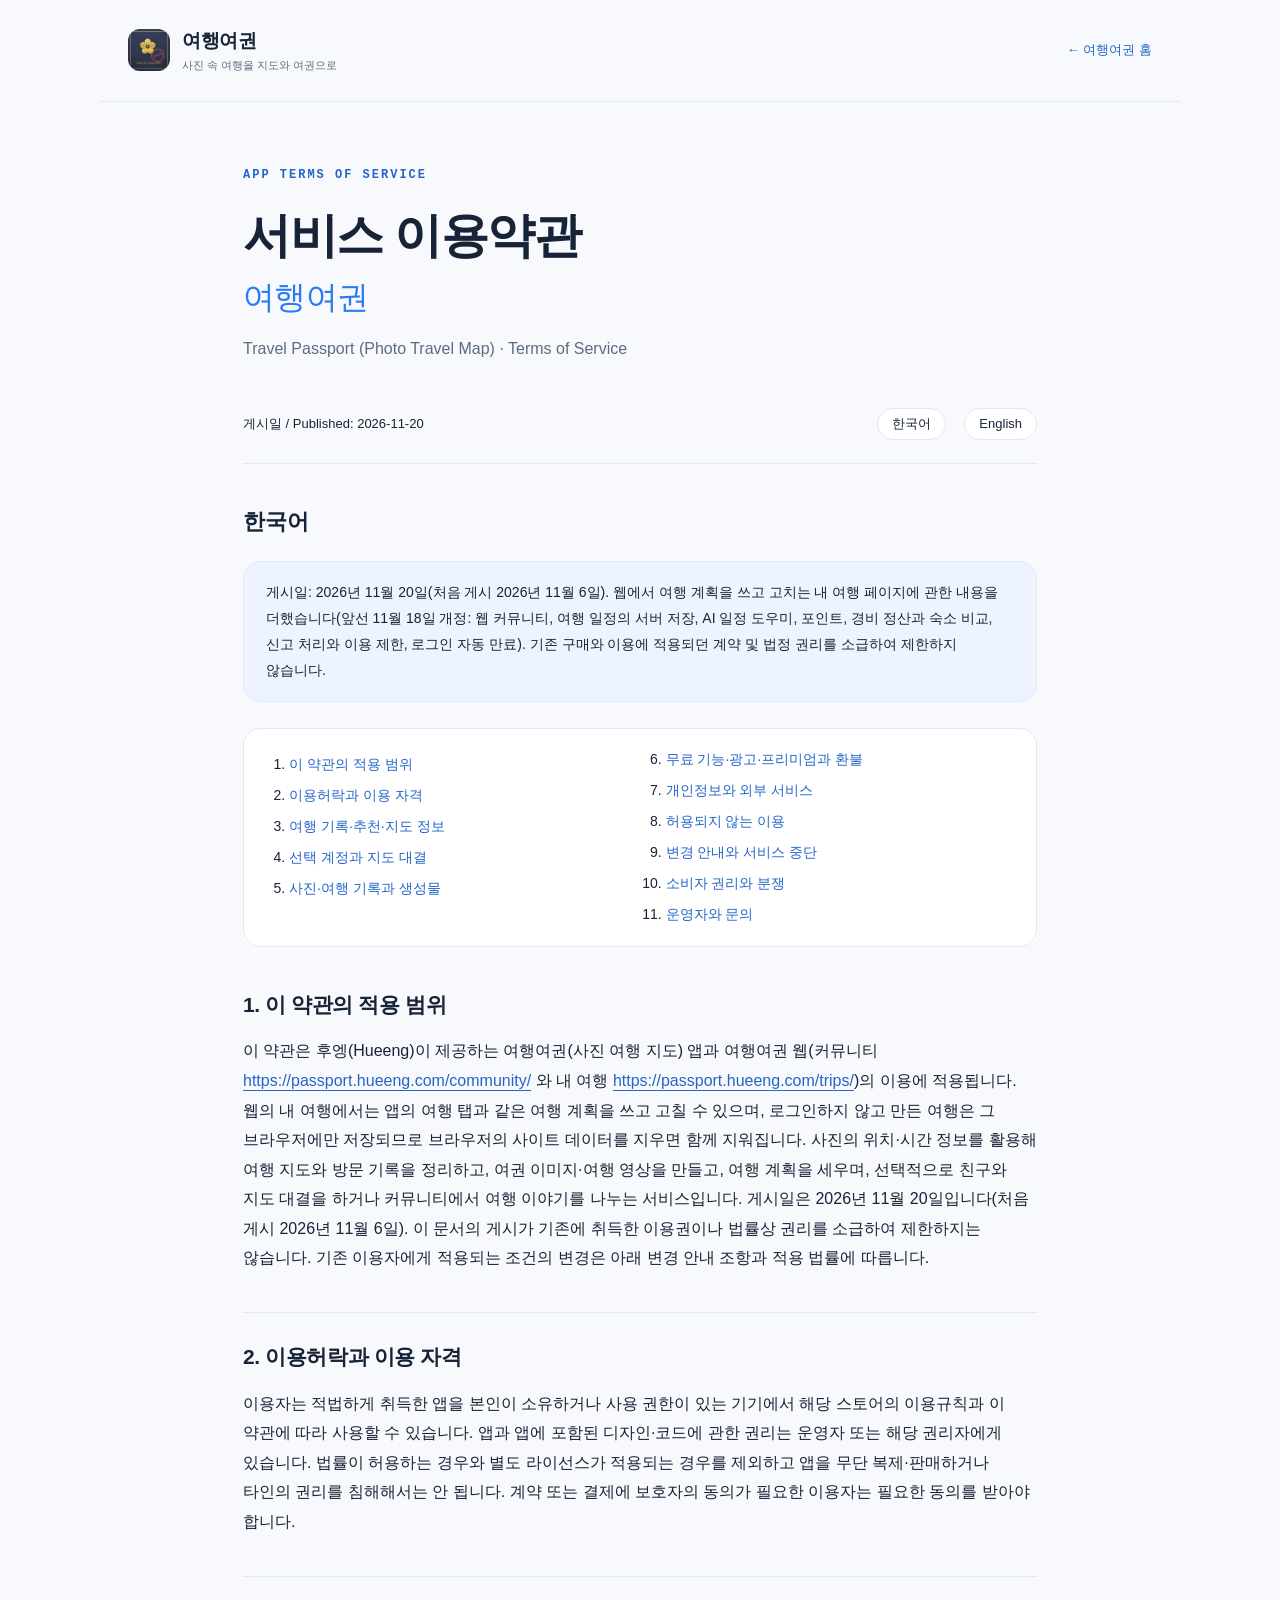
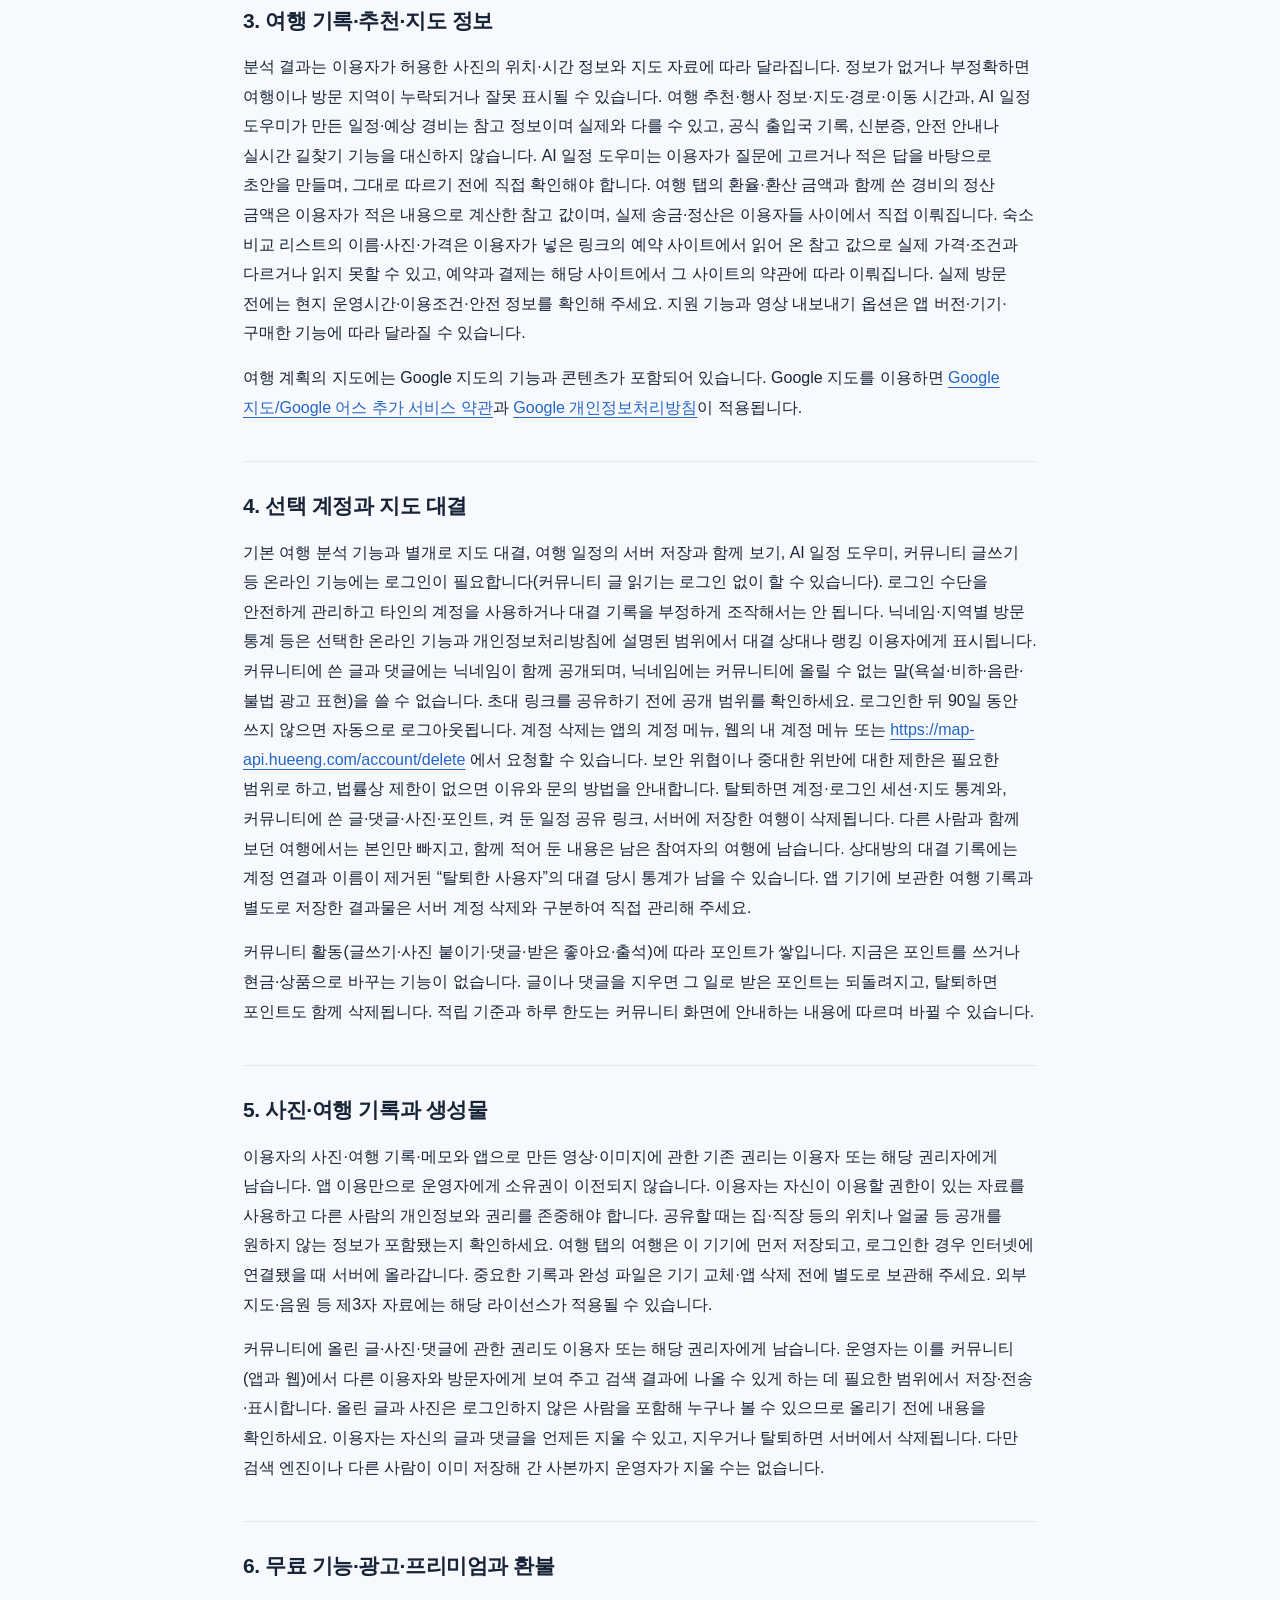
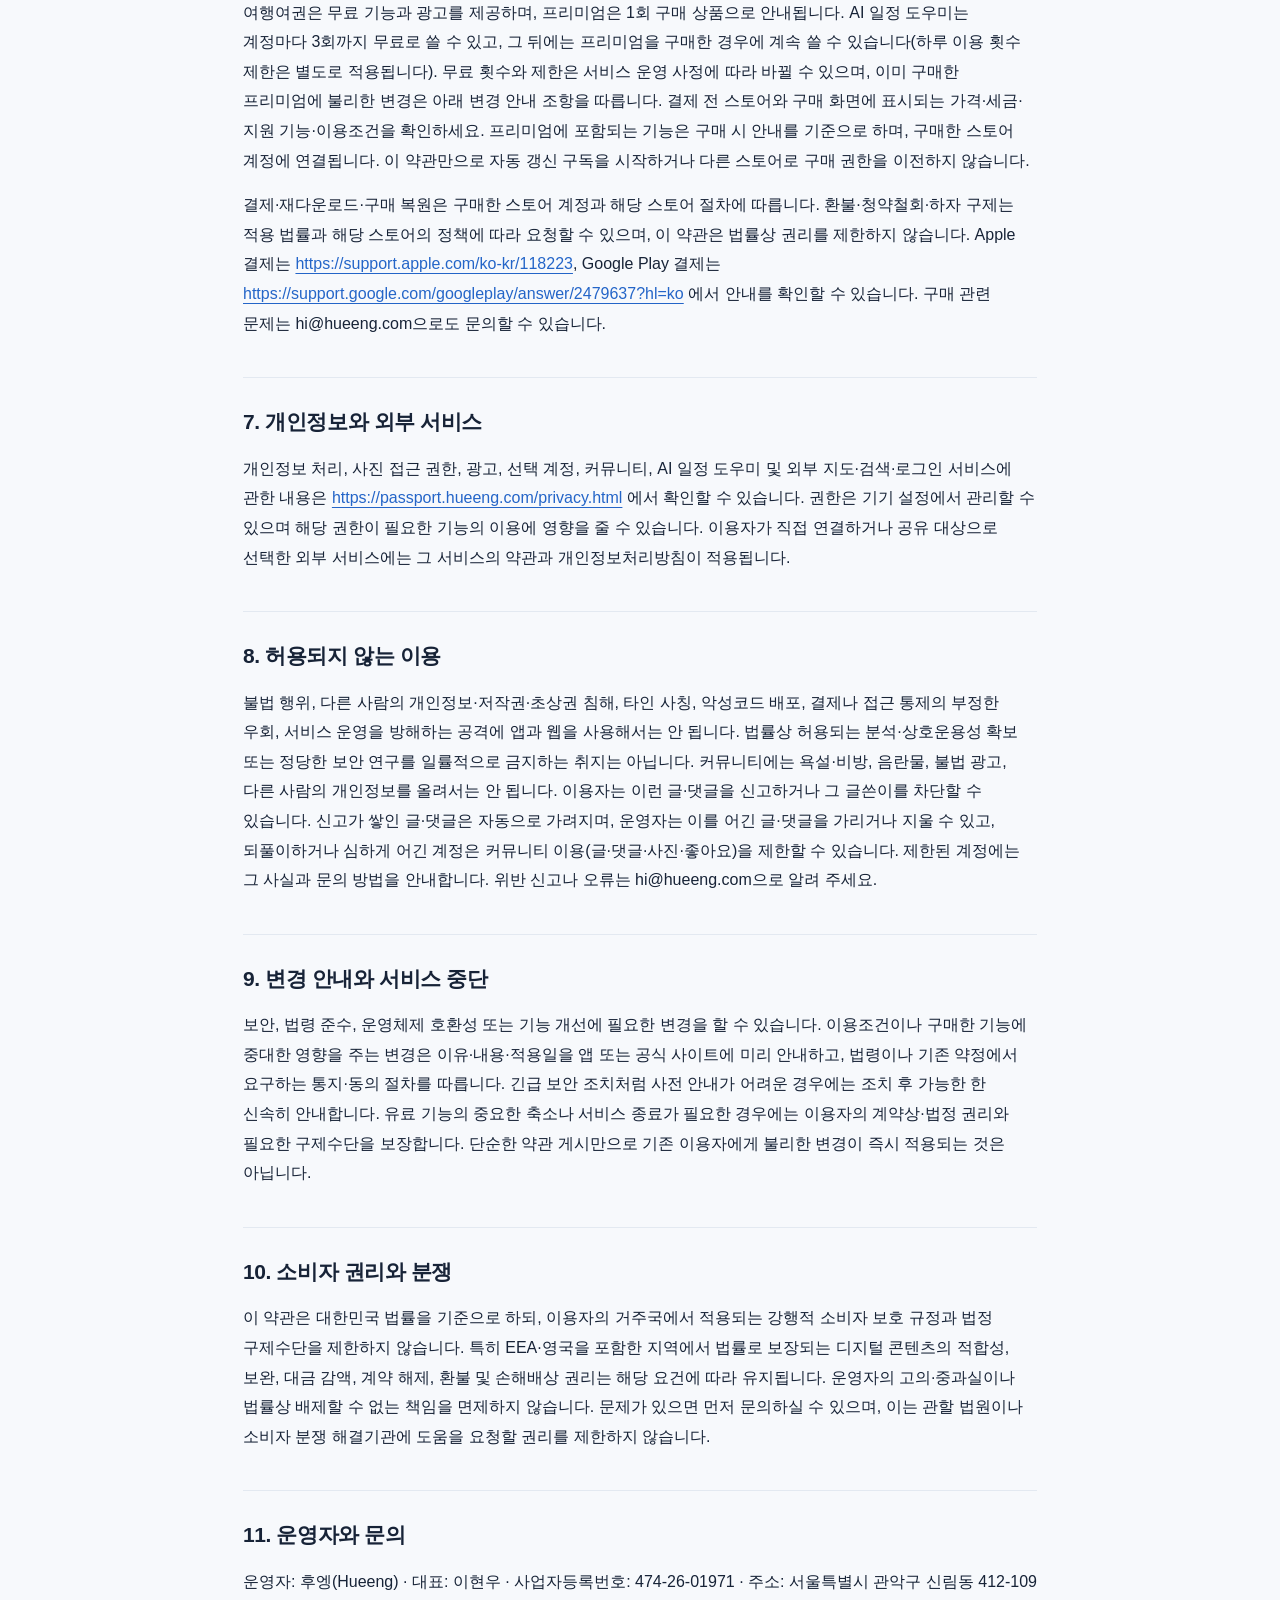
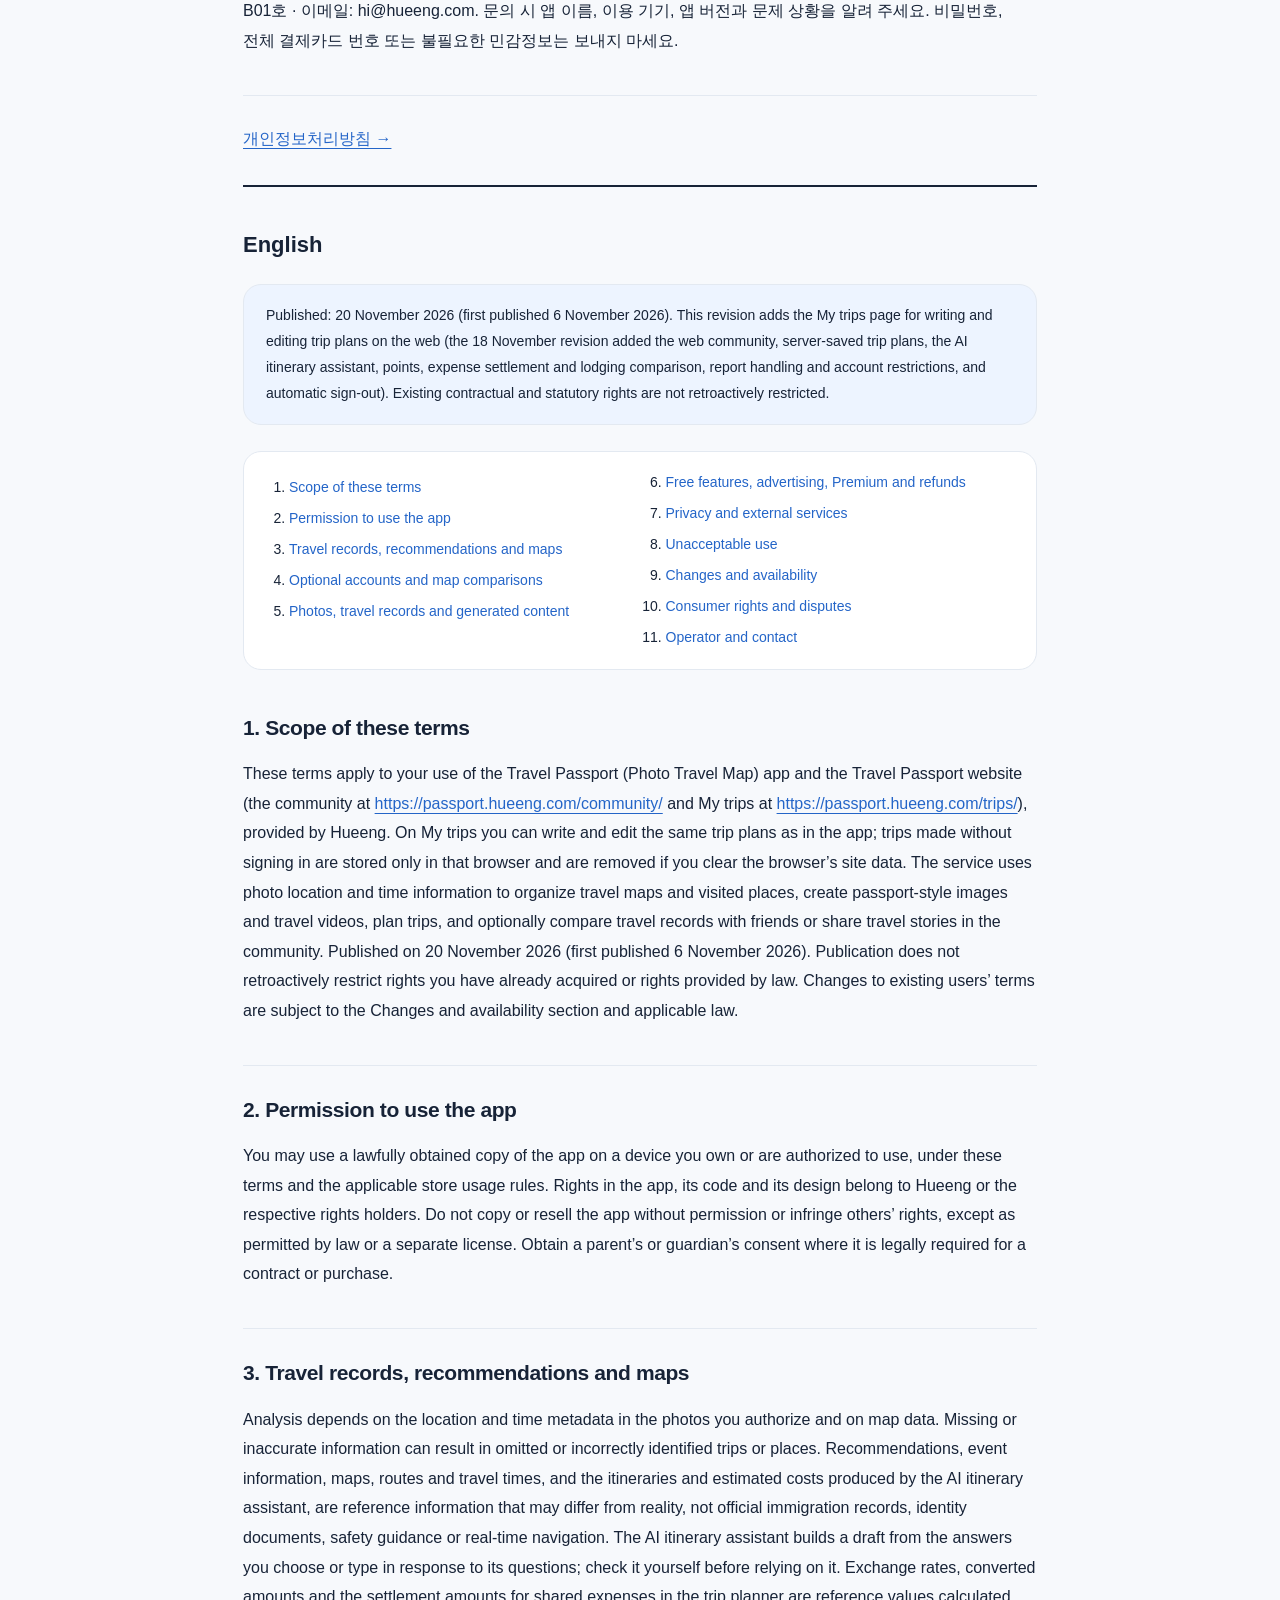
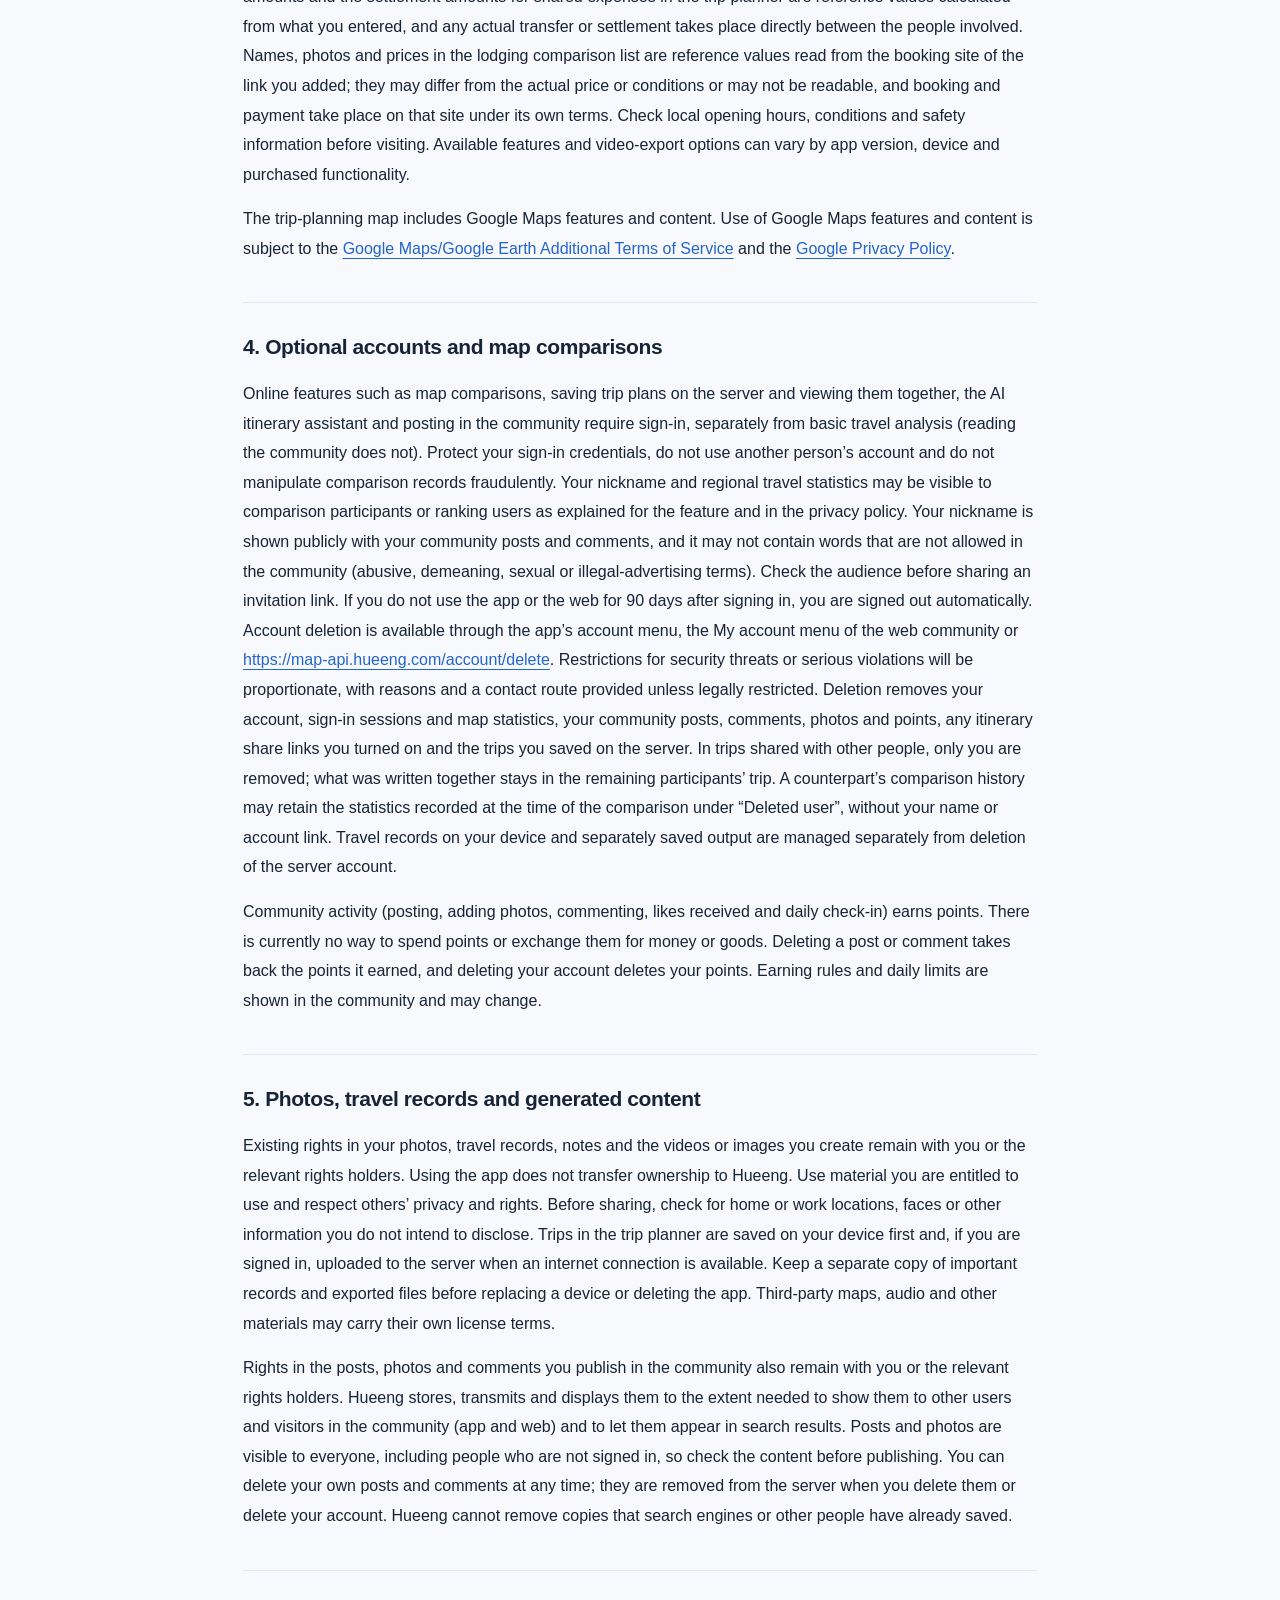
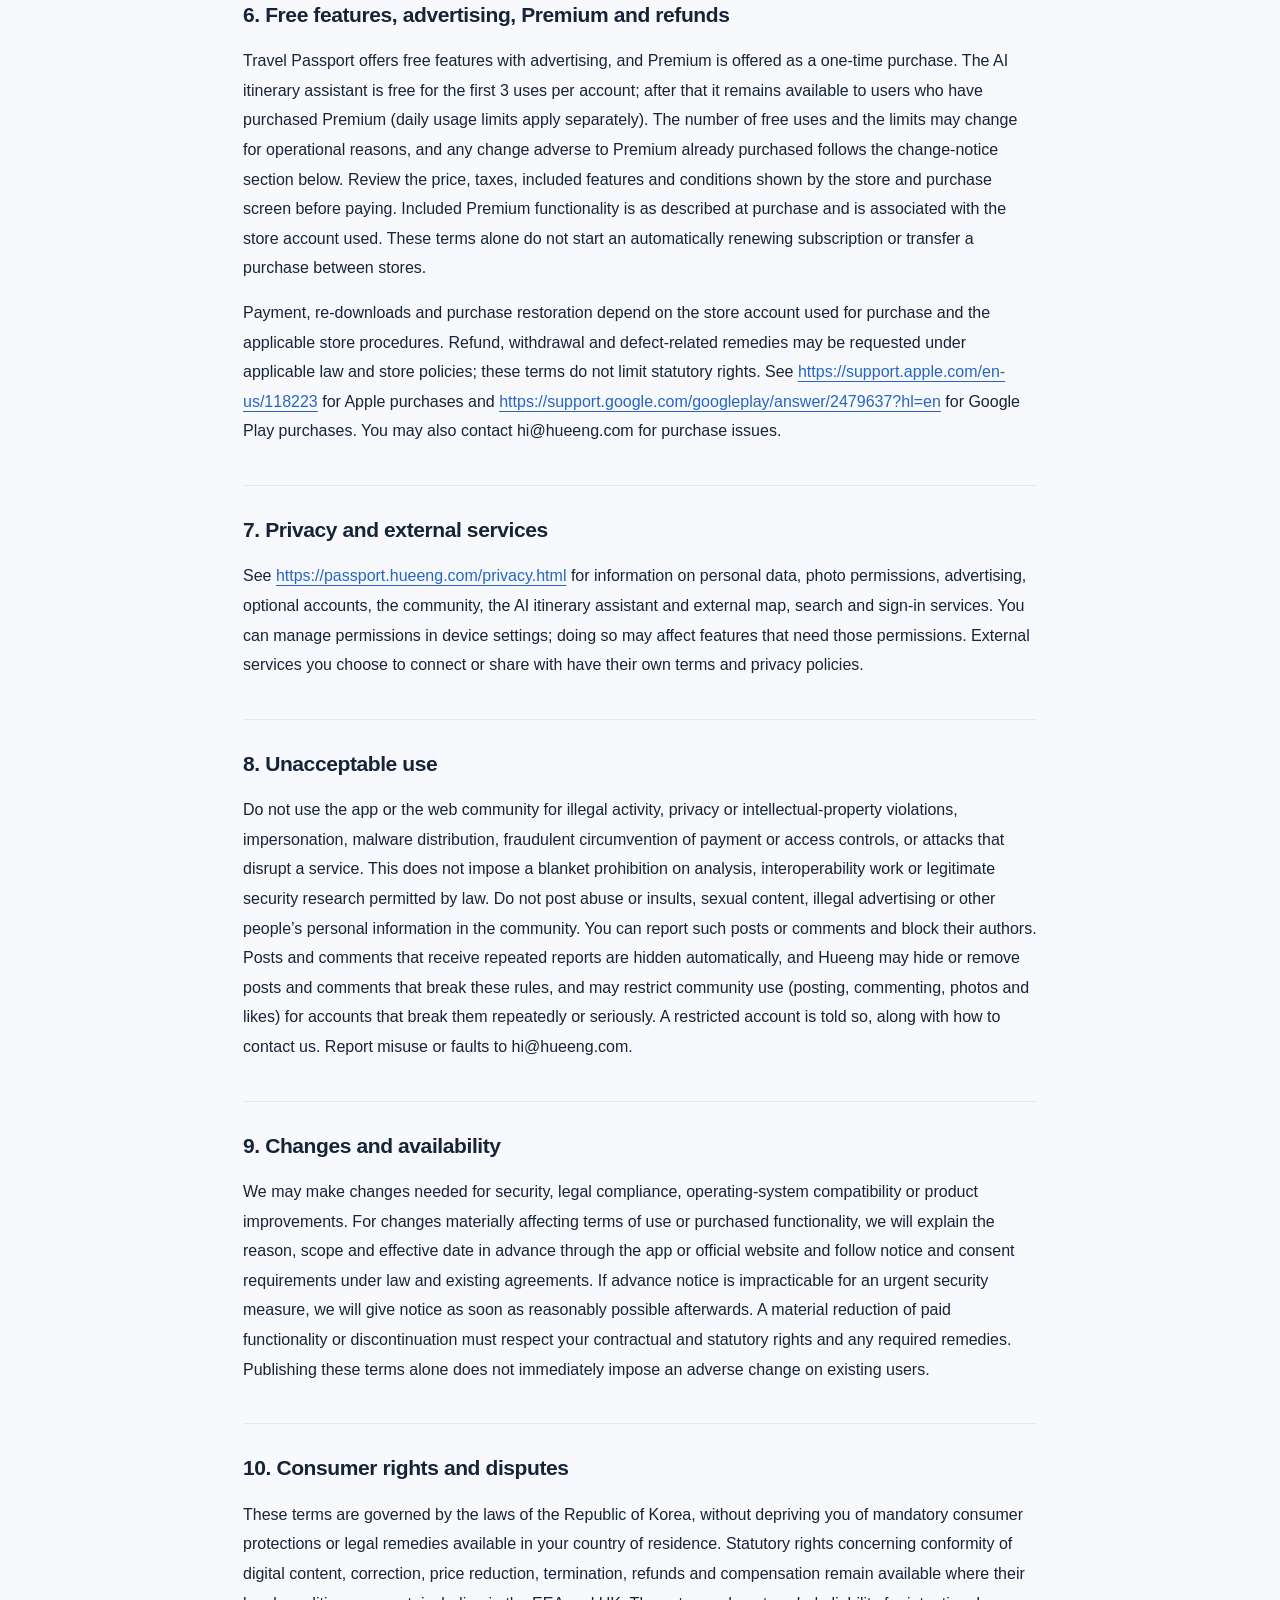
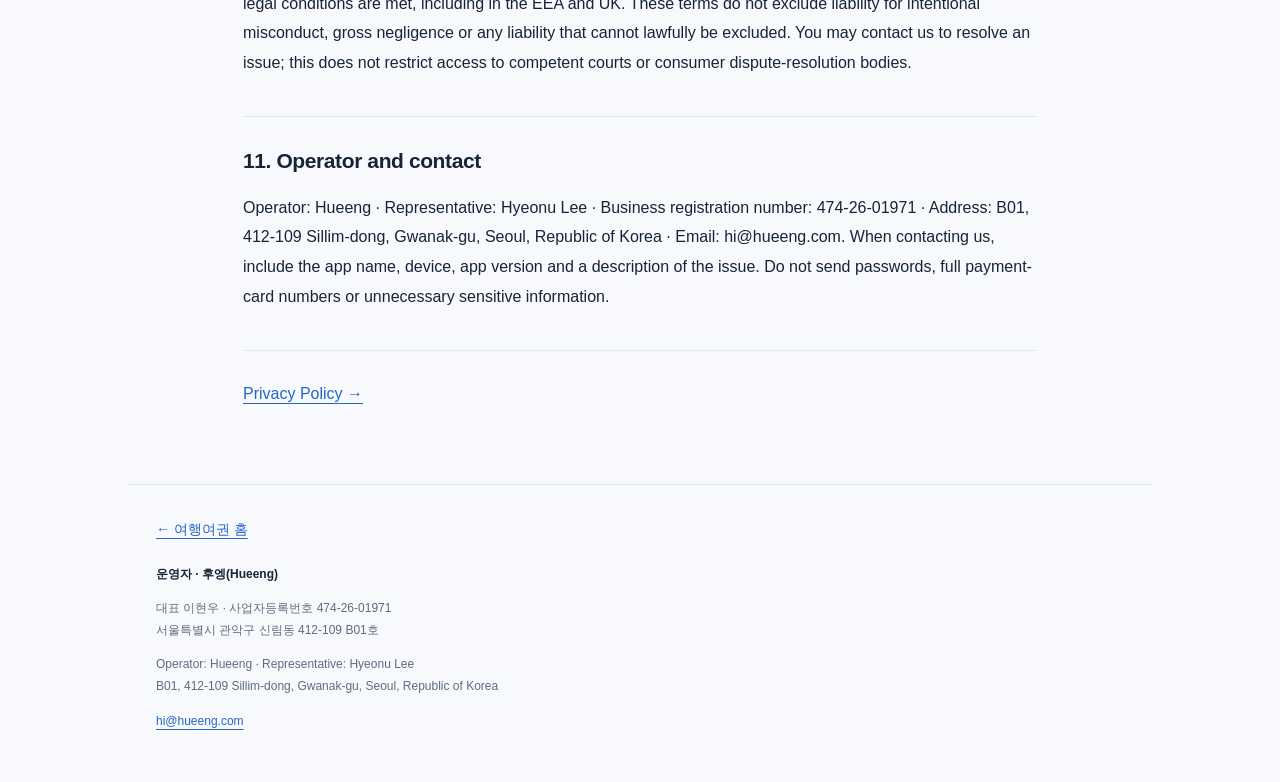
<file: terms.html>
<!doctype html>
<html lang="ko">
<head>
<meta charset="utf-8">
<meta name="viewport" content="width=device-width, initial-scale=1">
<title>여행여권(사진 여행 지도) 서비스 이용약관</title>
<meta name="description" content="여행여권(사진 여행 지도) 앱과 웹(커뮤니티·내 여행)에 적용되는 서비스 이용약관. 한국어 및 English.">
<link rel="canonical" href="https://passport.hueeng.com/terms.html">
<link rel="icon" type="image/png" href="img/icon.png?v=2">
<link rel="apple-touch-icon" href="img/apple-touch-icon.png?v=2">
<link rel="stylesheet" href="terms.css">
</head>
<body class="theme-passport">
<a class="skip" href="#content">본문으로 바로가기 / Skip to content</a>
<header class="site-header"><a class="brand app-brand" href="./"><img src="img/icon.png" width="42" height="42" alt=""><span>여행여권<small>사진 속 여행을 지도와 여권으로</small></span></a><a class="back" href="./">← 여행여권 홈</a></header>
<main id="content"><div class="eyebrow">APP TERMS OF SERVICE</div>
<h1>서비스 이용약관<span>여행여권</span></h1>
<p class="subtitle" lang="en">Travel Passport (Photo Travel Map) · Terms of Service</p>
<div class="meta"><span>게시일 / Published: 2026-11-20</span><a href="#ko" lang="ko">한국어</a><a href="#en" lang="en">English</a></div>
<article id="ko" lang="ko"><h2 class="language-title">한국어</h2><div class="notice"><p>게시일: 2026년 11월 20일(처음 게시 2026년 11월 6일). 웹에서 여행 계획을 쓰고 고치는 내 여행 페이지에 관한 내용을 더했습니다(앞선 11월 18일 개정: 웹 커뮤니티, 여행 일정의 서버 저장, AI 일정 도우미, 포인트, 경비 정산과 숙소 비교, 신고 처리와 이용 제한, 로그인 자동 만료). 기존 구매와 이용에 적용되던 계약 및 법정 권리를 소급하여 제한하지 않습니다.</p></div><nav class="contents" aria-label="약관 목차"><ol><li><a href="#ko-1">이 약관의 적용 범위</a></li><li><a href="#ko-2">이용허락과 이용 자격</a></li><li><a href="#ko-3">여행 기록·추천·지도 정보</a></li><li><a href="#ko-4">선택 계정과 지도 대결</a></li><li><a href="#ko-5">사진·여행 기록과 생성물</a></li><li><a href="#ko-6">무료 기능·광고·프리미엄과 환불</a></li><li><a href="#ko-7">개인정보와 외부 서비스</a></li><li><a href="#ko-8">허용되지 않는 이용</a></li><li><a href="#ko-9">변경 안내와 서비스 중단</a></li><li><a href="#ko-10">소비자 권리와 분쟁</a></li><li><a href="#ko-11">운영자와 문의</a></li></ol></nav><section id="ko-1"><h3>1. 이 약관의 적용 범위</h3><p>이 약관은 후엥(Hueeng)이 제공하는 여행여권(사진 여행 지도) 앱과 여행여권 웹(커뮤니티 <a href="https://passport.hueeng.com/community/">https://passport.hueeng.com/community/</a> 와 내 여행 <a href="https://passport.hueeng.com/trips/">https://passport.hueeng.com/trips/</a>)의 이용에 적용됩니다. 웹의 내 여행에서는 앱의 여행 탭과 같은 여행 계획을 쓰고 고칠 수 있으며, 로그인하지 않고 만든 여행은 그 브라우저에만 저장되므로 브라우저의 사이트 데이터를 지우면 함께 지워집니다. 사진의 위치·시간 정보를 활용해 여행 지도와 방문 기록을 정리하고, 여권 이미지·여행 영상을 만들고, 여행 계획을 세우며, 선택적으로 친구와 지도 대결을 하거나 커뮤니티에서 여행 이야기를 나누는 서비스입니다. 게시일은 2026년 11월 20일입니다(처음 게시 2026년 11월 6일). 이 문서의 게시가 기존에 취득한 이용권이나 법률상 권리를 소급하여 제한하지는 않습니다. 기존 이용자에게 적용되는 조건의 변경은 아래 변경 안내 조항과 적용 법률에 따릅니다.</p></section><section id="ko-2"><h3>2. 이용허락과 이용 자격</h3><p>이용자는 적법하게 취득한 앱을 본인이 소유하거나 사용 권한이 있는 기기에서 해당 스토어의 이용규칙과 이 약관에 따라 사용할 수 있습니다. 앱과 앱에 포함된 디자인·코드에 관한 권리는 운영자 또는 해당 권리자에게 있습니다. 법률이 허용하는 경우와 별도 라이선스가 적용되는 경우를 제외하고 앱을 무단 복제·판매하거나 타인의 권리를 침해해서는 안 됩니다. 계약 또는 결제에 보호자의 동의가 필요한 이용자는 필요한 동의를 받아야 합니다.</p></section><section id="ko-3"><h3>3. 여행 기록·추천·지도 정보</h3><p>분석 결과는 이용자가 허용한 사진의 위치·시간 정보와 지도 자료에 따라 달라집니다. 정보가 없거나 부정확하면 여행이나 방문 지역이 누락되거나 잘못 표시될 수 있습니다. 여행 추천·행사 정보·지도·경로·이동 시간과, AI 일정 도우미가 만든 일정·예상 경비는 참고 정보이며 실제와 다를 수 있고, 공식 출입국 기록, 신분증, 안전 안내나 실시간 길찾기 기능을 대신하지 않습니다. AI 일정 도우미는 이용자가 질문에 고르거나 적은 답을 바탕으로 초안을 만들며, 그대로 따르기 전에 직접 확인해야 합니다. 여행 탭의 환율·환산 금액과 함께 쓴 경비의 정산 금액은 이용자가 적은 내용으로 계산한 참고 값이며, 실제 송금·정산은 이용자들 사이에서 직접 이뤄집니다. 숙소 비교 리스트의 이름·사진·가격은 이용자가 넣은 링크의 예약 사이트에서 읽어 온 참고 값으로 실제 가격·조건과 다르거나 읽지 못할 수 있고, 예약과 결제는 해당 사이트에서 그 사이트의 약관에 따라 이뤄집니다. 실제 방문 전에는 현지 운영시간·이용조건·안전 정보를 확인해 주세요. 지원 기능과 영상 내보내기 옵션은 앱 버전·기기·구매한 기능에 따라 달라질 수 있습니다.</p><p>여행 계획의 지도에는 Google 지도의 기능과 콘텐츠가 포함되어 있습니다. Google 지도를 이용하면 <a href="https://maps.google.com/help/terms_maps.html">Google 지도/Google 어스 추가 서비스 약관</a>과 <a href="https://www.google.com/policies/privacy/">Google 개인정보처리방침</a>이 적용됩니다.</p></section><section id="ko-4"><h3>4. 선택 계정과 지도 대결</h3><p>기본 여행 분석 기능과 별개로 지도 대결, 여행 일정의 서버 저장과 함께 보기, AI 일정 도우미, 커뮤니티 글쓰기 등 온라인 기능에는 로그인이 필요합니다(커뮤니티 글 읽기는 로그인 없이 할 수 있습니다). 로그인 수단을 안전하게 관리하고 타인의 계정을 사용하거나 대결 기록을 부정하게 조작해서는 안 됩니다. 닉네임·지역별 방문 통계 등은 선택한 온라인 기능과 개인정보처리방침에 설명된 범위에서 대결 상대나 랭킹 이용자에게 표시됩니다. 커뮤니티에 쓴 글과 댓글에는 닉네임이 함께 공개되며, 닉네임에는 커뮤니티에 올릴 수 없는 말(욕설·비하·음란·불법 광고 표현)을 쓸 수 없습니다. 초대 링크를 공유하기 전에 공개 범위를 확인하세요. 로그인한 뒤 90일 동안 쓰지 않으면 자동으로 로그아웃됩니다. 계정 삭제는 앱의 계정 메뉴, 웹의 내 계정 메뉴 또는 <a href="https://map-api.hueeng.com/account/delete">https://map-api.hueeng.com/account/delete</a> 에서 요청할 수 있습니다. 보안 위협이나 중대한 위반에 대한 제한은 필요한 범위로 하고, 법률상 제한이 없으면 이유와 문의 방법을 안내합니다. 탈퇴하면 계정·로그인 세션·지도 통계와, 커뮤니티에 쓴 글·댓글·사진·포인트, 켜 둔 일정 공유 링크, 서버에 저장한 여행이 삭제됩니다. 다른 사람과 함께 보던 여행에서는 본인만 빠지고, 함께 적어 둔 내용은 남은 참여자의 여행에 남습니다. 상대방의 대결 기록에는 계정 연결과 이름이 제거된 “탈퇴한 사용자”의 대결 당시 통계가 남을 수 있습니다. 앱 기기에 보관한 여행 기록과 별도로 저장한 결과물은 서버 계정 삭제와 구분하여 직접 관리해 주세요.</p><p>커뮤니티 활동(글쓰기·사진 붙이기·댓글·받은 좋아요·출석)에 따라 포인트가 쌓입니다. 지금은 포인트를 쓰거나 현금·상품으로 바꾸는 기능이 없습니다. 글이나 댓글을 지우면 그 일로 받은 포인트는 되돌려지고, 탈퇴하면 포인트도 함께 삭제됩니다. 적립 기준과 하루 한도는 커뮤니티 화면에 안내하는 내용에 따르며 바뀔 수 있습니다.</p></section><section id="ko-5"><h3>5. 사진·여행 기록과 생성물</h3><p>이용자의 사진·여행 기록·메모와 앱으로 만든 영상·이미지에 관한 기존 권리는 이용자 또는 해당 권리자에게 남습니다. 앱 이용만으로 운영자에게 소유권이 이전되지 않습니다. 이용자는 자신이 이용할 권한이 있는 자료를 사용하고 다른 사람의 개인정보와 권리를 존중해야 합니다. 공유할 때는 집·직장 등의 위치나 얼굴 등 공개를 원하지 않는 정보가 포함됐는지 확인하세요. 여행 탭의 여행은 이 기기에 먼저 저장되고, 로그인한 경우 인터넷에 연결됐을 때 서버에 올라갑니다. 중요한 기록과 완성 파일은 기기 교체·앱 삭제 전에 별도로 보관해 주세요. 외부 지도·음원 등 제3자 자료에는 해당 라이선스가 적용될 수 있습니다.</p><p>커뮤니티에 올린 글·사진·댓글에 관한 권리도 이용자 또는 해당 권리자에게 남습니다. 운영자는 이를 커뮤니티(앱과 웹)에서 다른 이용자와 방문자에게 보여 주고 검색 결과에 나올 수 있게 하는 데 필요한 범위에서 저장·전송·표시합니다. 올린 글과 사진은 로그인하지 않은 사람을 포함해 누구나 볼 수 있으므로 올리기 전에 내용을 확인하세요. 이용자는 자신의 글과 댓글을 언제든 지울 수 있고, 지우거나 탈퇴하면 서버에서 삭제됩니다. 다만 검색 엔진이나 다른 사람이 이미 저장해 간 사본까지 운영자가 지울 수는 없습니다.</p></section><section id="ko-6"><h3>6. 무료 기능·광고·프리미엄과 환불</h3><p>여행여권은 무료 기능과 광고를 제공하며, 프리미엄은 1회 구매 상품으로 안내됩니다. AI 일정 도우미는 계정마다 3회까지 무료로 쓸 수 있고, 그 뒤에는 프리미엄을 구매한 경우에 계속 쓸 수 있습니다(하루 이용 횟수 제한은 별도로 적용됩니다). 무료 횟수와 제한은 서비스 운영 사정에 따라 바뀔 수 있으며, 이미 구매한 프리미엄에 불리한 변경은 아래 변경 안내 조항을 따릅니다. 결제 전 스토어와 구매 화면에 표시되는 가격·세금·지원 기능·이용조건을 확인하세요. 프리미엄에 포함되는 기능은 구매 시 안내를 기준으로 하며, 구매한 스토어 계정에 연결됩니다. 이 약관만으로 자동 갱신 구독을 시작하거나 다른 스토어로 구매 권한을 이전하지 않습니다.</p>
<p>결제·재다운로드·구매 복원은 구매한 스토어 계정과 해당 스토어 절차에 따릅니다. 환불·청약철회·하자 구제는 적용 법률과 해당 스토어의 정책에 따라 요청할 수 있으며, 이 약관은 법률상 권리를 제한하지 않습니다. Apple 결제는 <a href="https://support.apple.com/ko-kr/118223">https://support.apple.com/ko-kr/118223</a>, Google Play 결제는 <a href="https://support.google.com/googleplay/answer/2479637?hl=ko">https://support.google.com/googleplay/answer/2479637?hl=ko</a> 에서 안내를 확인할 수 있습니다. 구매 관련 문제는 hi@hueeng.com으로도 문의할 수 있습니다.</p></section><section id="ko-7"><h3>7. 개인정보와 외부 서비스</h3><p>개인정보 처리, 사진 접근 권한, 광고, 선택 계정, 커뮤니티, AI 일정 도우미 및 외부 지도·검색·로그인 서비스에 관한 내용은 <a href="https://passport.hueeng.com/privacy.html">https://passport.hueeng.com/privacy.html</a> 에서 확인할 수 있습니다. 권한은 기기 설정에서 관리할 수 있으며 해당 권한이 필요한 기능의 이용에 영향을 줄 수 있습니다. 이용자가 직접 연결하거나 공유 대상으로 선택한 외부 서비스에는 그 서비스의 약관과 개인정보처리방침이 적용됩니다.</p></section><section id="ko-8"><h3>8. 허용되지 않는 이용</h3><p>불법 행위, 다른 사람의 개인정보·저작권·초상권 침해, 타인 사칭, 악성코드 배포, 결제나 접근 통제의 부정한 우회, 서비스 운영을 방해하는 공격에 앱과 웹을 사용해서는 안 됩니다. 법률상 허용되는 분석·상호운용성 확보 또는 정당한 보안 연구를 일률적으로 금지하는 취지는 아닙니다. 커뮤니티에는 욕설·비방, 음란물, 불법 광고, 다른 사람의 개인정보를 올려서는 안 됩니다. 이용자는 이런 글·댓글을 신고하거나 그 글쓴이를 차단할 수 있습니다. 신고가 쌓인 글·댓글은 자동으로 가려지며, 운영자는 이를 어긴 글·댓글을 가리거나 지울 수 있고, 되풀이하거나 심하게 어긴 계정은 커뮤니티 이용(글·댓글·사진·좋아요)을 제한할 수 있습니다. 제한된 계정에는 그 사실과 문의 방법을 안내합니다. 위반 신고나 오류는 hi@hueeng.com으로 알려 주세요.</p></section><section id="ko-9"><h3>9. 변경 안내와 서비스 중단</h3><p>보안, 법령 준수, 운영체제 호환성 또는 기능 개선에 필요한 변경을 할 수 있습니다. 이용조건이나 구매한 기능에 중대한 영향을 주는 변경은 이유·내용·적용일을 앱 또는 공식 사이트에 미리 안내하고, 법령이나 기존 약정에서 요구하는 통지·동의 절차를 따릅니다. 긴급 보안 조치처럼 사전 안내가 어려운 경우에는 조치 후 가능한 한 신속히 안내합니다. 유료 기능의 중요한 축소나 서비스 종료가 필요한 경우에는 이용자의 계약상·법정 권리와 필요한 구제수단을 보장합니다. 단순한 약관 게시만으로 기존 이용자에게 불리한 변경이 즉시 적용되는 것은 아닙니다.</p></section><section id="ko-10"><h3>10. 소비자 권리와 분쟁</h3><p>이 약관은 대한민국 법률을 기준으로 하되, 이용자의 거주국에서 적용되는 강행적 소비자 보호 규정과 법정 구제수단을 제한하지 않습니다. 특히 EEA·영국을 포함한 지역에서 법률로 보장되는 디지털 콘텐츠의 적합성, 보완, 대금 감액, 계약 해제, 환불 및 손해배상 권리는 해당 요건에 따라 유지됩니다. 운영자의 고의·중과실이나 법률상 배제할 수 없는 책임을 면제하지 않습니다. 문제가 있으면 먼저 문의하실 수 있으며, 이는 관할 법원이나 소비자 분쟁 해결기관에 도움을 요청할 권리를 제한하지 않습니다.</p></section><section id="ko-11"><h3>11. 운영자와 문의</h3><p>운영자: 후엥(Hueeng) · 대표: 이현우 · 사업자등록번호: 474-26-01971 · 주소: 서울특별시 관악구 신림동 412-109 B01호 · 이메일: hi@hueeng.com. 문의 시 앱 이름, 이용 기기, 앱 버전과 문제 상황을 알려 주세요. 비밀번호, 전체 결제카드 번호 또는 불필요한 민감정보는 보내지 마세요.</p></section><p><a href="privacy.html">개인정보처리방침 →</a></p></article><article id="en" lang="en"><h2 class="language-title">English</h2><div class="notice"><p>Published: 20 November 2026 (first published 6 November 2026). This revision adds the My trips page for writing and editing trip plans on the web (the 18 November revision added the web community, server-saved trip plans, the AI itinerary assistant, points, expense settlement and lodging comparison, report handling and account restrictions, and automatic sign-out). Existing contractual and statutory rights are not retroactively restricted.</p></div><nav class="contents" aria-label="Contents"><ol><li><a href="#en-1">Scope of these terms</a></li><li><a href="#en-2">Permission to use the app</a></li><li><a href="#en-3">Travel records, recommendations and maps</a></li><li><a href="#en-4">Optional accounts and map comparisons</a></li><li><a href="#en-5">Photos, travel records and generated content</a></li><li><a href="#en-6">Free features, advertising, Premium and refunds</a></li><li><a href="#en-7">Privacy and external services</a></li><li><a href="#en-8">Unacceptable use</a></li><li><a href="#en-9">Changes and availability</a></li><li><a href="#en-10">Consumer rights and disputes</a></li><li><a href="#en-11">Operator and contact</a></li></ol></nav><section id="en-1"><h3>1. Scope of these terms</h3><p>These terms apply to your use of the Travel Passport (Photo Travel Map) app and the Travel Passport website (the community at <a href="https://passport.hueeng.com/community/">https://passport.hueeng.com/community/</a> and My trips at <a href="https://passport.hueeng.com/trips/">https://passport.hueeng.com/trips/</a>), provided by Hueeng. On My trips you can write and edit the same trip plans as in the app; trips made without signing in are stored only in that browser and are removed if you clear the browser’s site data. The service uses photo location and time information to organize travel maps and visited places, create passport-style images and travel videos, plan trips, and optionally compare travel records with friends or share travel stories in the community. Published on 20 November 2026 (first published 6 November 2026). Publication does not retroactively restrict rights you have already acquired or rights provided by law. Changes to existing users’ terms are subject to the Changes and availability section and applicable law.</p></section><section id="en-2"><h3>2. Permission to use the app</h3><p>You may use a lawfully obtained copy of the app on a device you own or are authorized to use, under these terms and the applicable store usage rules. Rights in the app, its code and its design belong to Hueeng or the respective rights holders. Do not copy or resell the app without permission or infringe others’ rights, except as permitted by law or a separate license. Obtain a parent’s or guardian’s consent where it is legally required for a contract or purchase.</p></section><section id="en-3"><h3>3. Travel records, recommendations and maps</h3><p>Analysis depends on the location and time metadata in the photos you authorize and on map data. Missing or inaccurate information can result in omitted or incorrectly identified trips or places. Recommendations, event information, maps, routes and travel times, and the itineraries and estimated costs produced by the AI itinerary assistant, are reference information that may differ from reality, not official immigration records, identity documents, safety guidance or real-time navigation. The AI itinerary assistant builds a draft from the answers you choose or type in response to its questions; check it yourself before relying on it. Exchange rates, converted amounts and the settlement amounts for shared expenses in the trip planner are reference values calculated from what you entered, and any actual transfer or settlement takes place directly between the people involved. Names, photos and prices in the lodging comparison list are reference values read from the booking site of the link you added; they may differ from the actual price or conditions or may not be readable, and booking and payment take place on that site under its own terms. Check local opening hours, conditions and safety information before visiting. Available features and video-export options can vary by app version, device and purchased functionality.</p><p>The trip-planning map includes Google Maps features and content. Use of Google Maps features and content is subject to the <a href="https://maps.google.com/help/terms_maps.html">Google Maps/Google Earth Additional Terms of Service</a> and the <a href="https://www.google.com/policies/privacy/">Google Privacy Policy</a>.</p></section><section id="en-4"><h3>4. Optional accounts and map comparisons</h3><p>Online features such as map comparisons, saving trip plans on the server and viewing them together, the AI itinerary assistant and posting in the community require sign-in, separately from basic travel analysis (reading the community does not). Protect your sign-in credentials, do not use another person’s account and do not manipulate comparison records fraudulently. Your nickname and regional travel statistics may be visible to comparison participants or ranking users as explained for the feature and in the privacy policy. Your nickname is shown publicly with your community posts and comments, and it may not contain words that are not allowed in the community (abusive, demeaning, sexual or illegal-advertising terms). Check the audience before sharing an invitation link. If you do not use the app or the web for 90 days after signing in, you are signed out automatically. Account deletion is available through the app’s account menu, the My account menu of the web community or <a href="https://map-api.hueeng.com/account/delete">https://map-api.hueeng.com/account/delete</a>. Restrictions for security threats or serious violations will be proportionate, with reasons and a contact route provided unless legally restricted. Deletion removes your account, sign-in sessions and map statistics, your community posts, comments, photos and points, any itinerary share links you turned on and the trips you saved on the server. In trips shared with other people, only you are removed; what was written together stays in the remaining participants’ trip. A counterpart’s comparison history may retain the statistics recorded at the time of the comparison under “Deleted user”, without your name or account link. Travel records on your device and separately saved output are managed separately from deletion of the server account.</p><p>Community activity (posting, adding photos, commenting, likes received and daily check-in) earns points. There is currently no way to spend points or exchange them for money or goods. Deleting a post or comment takes back the points it earned, and deleting your account deletes your points. Earning rules and daily limits are shown in the community and may change.</p></section><section id="en-5"><h3>5. Photos, travel records and generated content</h3><p>Existing rights in your photos, travel records, notes and the videos or images you create remain with you or the relevant rights holders. Using the app does not transfer ownership to Hueeng. Use material you are entitled to use and respect others’ privacy and rights. Before sharing, check for home or work locations, faces or other information you do not intend to disclose. Trips in the trip planner are saved on your device first and, if you are signed in, uploaded to the server when an internet connection is available. Keep a separate copy of important records and exported files before replacing a device or deleting the app. Third-party maps, audio and other materials may carry their own license terms.</p><p>Rights in the posts, photos and comments you publish in the community also remain with you or the relevant rights holders. Hueeng stores, transmits and displays them to the extent needed to show them to other users and visitors in the community (app and web) and to let them appear in search results. Posts and photos are visible to everyone, including people who are not signed in, so check the content before publishing. You can delete your own posts and comments at any time; they are removed from the server when you delete them or delete your account. Hueeng cannot remove copies that search engines or other people have already saved.</p></section><section id="en-6"><h3>6. Free features, advertising, Premium and refunds</h3><p>Travel Passport offers free features with advertising, and Premium is offered as a one-time purchase. The AI itinerary assistant is free for the first 3 uses per account; after that it remains available to users who have purchased Premium (daily usage limits apply separately). The number of free uses and the limits may change for operational reasons, and any change adverse to Premium already purchased follows the change-notice section below. Review the price, taxes, included features and conditions shown by the store and purchase screen before paying. Included Premium functionality is as described at purchase and is associated with the store account used. These terms alone do not start an automatically renewing subscription or transfer a purchase between stores.</p>
<p>Payment, re-downloads and purchase restoration depend on the store account used for purchase and the applicable store procedures. Refund, withdrawal and defect-related remedies may be requested under applicable law and store policies; these terms do not limit statutory rights. See <a href="https://support.apple.com/en-us/118223">https://support.apple.com/en-us/118223</a> for Apple purchases and <a href="https://support.google.com/googleplay/answer/2479637?hl=en">https://support.google.com/googleplay/answer/2479637?hl=en</a> for Google Play purchases. You may also contact hi@hueeng.com for purchase issues.</p></section><section id="en-7"><h3>7. Privacy and external services</h3><p>See <a href="https://passport.hueeng.com/privacy.html">https://passport.hueeng.com/privacy.html</a> for information on personal data, photo permissions, advertising, optional accounts, the community, the AI itinerary assistant and external map, search and sign-in services. You can manage permissions in device settings; doing so may affect features that need those permissions. External services you choose to connect or share with have their own terms and privacy policies.</p></section><section id="en-8"><h3>8. Unacceptable use</h3><p>Do not use the app or the web community for illegal activity, privacy or intellectual-property violations, impersonation, malware distribution, fraudulent circumvention of payment or access controls, or attacks that disrupt a service. This does not impose a blanket prohibition on analysis, interoperability work or legitimate security research permitted by law. Do not post abuse or insults, sexual content, illegal advertising or other people’s personal information in the community. You can report such posts or comments and block their authors. Posts and comments that receive repeated reports are hidden automatically, and Hueeng may hide or remove posts and comments that break these rules, and may restrict community use (posting, commenting, photos and likes) for accounts that break them repeatedly or seriously. A restricted account is told so, along with how to contact us. Report misuse or faults to hi@hueeng.com.</p></section><section id="en-9"><h3>9. Changes and availability</h3><p>We may make changes needed for security, legal compliance, operating-system compatibility or product improvements. For changes materially affecting terms of use or purchased functionality, we will explain the reason, scope and effective date in advance through the app or official website and follow notice and consent requirements under law and existing agreements. If advance notice is impracticable for an urgent security measure, we will give notice as soon as reasonably possible afterwards. A material reduction of paid functionality or discontinuation must respect your contractual and statutory rights and any required remedies. Publishing these terms alone does not immediately impose an adverse change on existing users.</p></section><section id="en-10"><h3>10. Consumer rights and disputes</h3><p>These terms are governed by the laws of the Republic of Korea, without depriving you of mandatory consumer protections or legal remedies available in your country of residence. Statutory rights concerning conformity of digital content, correction, price reduction, termination, refunds and compensation remain available where their legal conditions are met, including in the EEA and UK. These terms do not exclude liability for intentional misconduct, gross negligence or any liability that cannot lawfully be excluded. You may contact us to resolve an issue; this does not restrict access to competent courts or consumer dispute-resolution bodies.</p></section><section id="en-11"><h3>11. Operator and contact</h3><p>Operator: Hueeng · Representative: Hyeonu Lee · Business registration number: 474-26-01971 · Address: B01, 412-109 Sillim-dong, Gwanak-gu, Seoul, Republic of Korea · Email: hi@hueeng.com. When contacting us, include the app name, device, app version and a description of the issue. Do not send passwords, full payment-card numbers or unnecessary sensitive information.</p></section><p><a href="privacy.html">Privacy Policy →</a></p></article></main>
<footer><a class="back" href="./">← 여행여권 홈</a><p class="operator">운영자 · 후엥(Hueeng)</p><p>대표 이현우 · 사업자등록번호 474-26-01971<br>서울특별시 관악구 신림동 412-109 B01호</p><p lang="en">Operator: Hueeng · Representative: Hyeonu Lee<br>B01, 412-109 Sillim-dong, Gwanak-gu, Seoul, Republic of Korea</p><a href="mailto:hi@hueeng.com">hi@hueeng.com</a></footer>
</body>
</html>
</file>
<file: landing.css>
/* 여행여권 랜딩 — 앱의 파랑(#3182F6)과 여권 도장 색을 웹으로 옮겼다. 구조는 심플차계부 랜딩과 같다(히어로 · 퀵 버튼 · 약속 카드 · 기능 줄 · 갤러리 · 다운로드 · 문의).
   법적 문서(privacy·terms)는 terms.css 를 그대로 쓴다. */
:root{
  --ink:#191F28;--ink-2:#4E5968;--ink-3:#6B7684;
  --bg:#FFFFFF;--soft:#F5F8FC;--line:#E5E8EB;--line-sky:#D6E6FB;
  --blue:#3182F6;--blue-text:#1B64DA;--blue-ink:#1957C2;--sky-on-dark:#8FC0FF;
  --sky-50:#F2F7FE;--sky-100:#E8F2FE;--sky-200:#D3E6FD;--sky-300:#B5D4FB;--sky-400:#A3C9FA;
  --navy:#202632;--dark-1:#333D4B;--dark-2:#252B36;--dark-3:#1B2029;--bezel:#101014;--bezel-edge:#3A3A3F;
  --t-blue:#3182F6;--t-blue-bg:#EDF4FE;--t-blue-ink:#1957C2;--t-blue-line:#D3E3FC;
  --t-orange:#F58A1F;--t-orange-bg:#FFF6EA;--t-orange-ink:#9A5300;--t-orange-line:#FBE3C2;
  --t-green:#12A56B;--t-green-bg:#EDF9F3;--t-green-ink:#0B7048;--t-green-line:#CFEEDD;
  --t-purple:#7C4DF0;--t-purple-bg:#F4F0FE;--t-purple-ink:#5B2FD0;--t-purple-line:#E2D8FB;
  --t-pink:#E8508A;--t-pink-bg:#FFF0F5;--t-pink-ink:#B02A62;--t-pink-line:#FAD5E3;
  --r-card:18px;--r-btn:14px;--r-panel:32px;--gutter:24px;
  --font:-apple-system,BlinkMacSystemFont,"Apple SD Gothic Neo","Pretendard","Noto Sans KR",system-ui,sans-serif;
  color-scheme:light;
}
*,*::before,*::after{box-sizing:border-box}
html{scroll-behavior:smooth;scroll-padding-top:20px;-webkit-text-size-adjust:100%;text-size-adjust:100%}
body{margin:0;background:var(--bg);color:var(--ink);font-family:var(--font);font-size:16px;line-height:1.7;word-break:keep-all;overflow-wrap:break-word;-webkit-font-smoothing:antialiased;overflow-x:clip}
img{display:block;max-width:100%;height:auto}
a{color:inherit;text-underline-offset:3px}
h1,h2,h3,p,figure{margin:0}
ul,ol{margin:0;padding:0;list-style:none}
:focus-visible{outline:3px solid var(--blue-ink);outline-offset:3px;border-radius:6px}
.sprite{position:absolute;width:0;height:0;overflow:hidden}
.ico{width:1em;height:1em;flex:none;fill:none;stroke:currentColor;stroke-width:1.8;stroke-linecap:round;stroke-linejoin:round}
.ico.solid{fill:currentColor;stroke:none}
.skip{position:fixed;left:16px;top:-80px;z-index:50;padding:10px 16px;border-radius:12px;background:var(--ink);color:#fff;font-weight:700;text-decoration:none}
.skip:focus{top:12px}
.wrap{width:100%;max-width:1168px;margin:0 auto;padding:0 var(--gutter)}
.narrow{max-width:848px}
.accent{color:var(--blue-text)}
.eyebrow{font-size:15px;font-weight:700;letter-spacing:-.01em;color:var(--blue-ink);margin-bottom:14px}
h2{font-size:clamp(30px,4.1vw,46px);line-height:1.22;letter-spacing:-.035em;font-weight:800}
.section{padding:104px 0}
.section-head{margin-bottom:48px}
.section-head.center{max-width:760px;margin-left:auto;margin-right:auto;text-align:center}
.section-lead{margin-top:20px;font-size:17px;line-height:1.8;color:var(--ink-2)}
.intro{padding-bottom:72px}

.tone-blue{--t-bg:var(--t-blue-bg);--t-ico:var(--t-blue);--t-ink:var(--t-blue-ink);--t-line:var(--t-blue-line)}
.tone-orange{--t-bg:var(--t-orange-bg);--t-ico:var(--t-orange);--t-ink:var(--t-orange-ink);--t-line:var(--t-orange-line)}
.tone-green{--t-bg:var(--t-green-bg);--t-ico:var(--t-green);--t-ink:var(--t-green-ink);--t-line:var(--t-green-line)}
.tone-purple{--t-bg:var(--t-purple-bg);--t-ico:var(--t-purple);--t-ink:var(--t-purple-ink);--t-line:var(--t-purple-line)}
.tone-pink{--t-bg:var(--t-pink-bg);--t-ico:var(--t-pink);--t-ink:var(--t-pink-ink);--t-line:var(--t-pink-line)}

/* 머리 줄 — 히어로의 하늘색 오라 위에 겹친다 */
.site-header{position:absolute;top:0;left:0;right:0;z-index:10}
.header-inner{display:flex;align-items:center;justify-content:space-between;gap:12px;min-height:76px}
.brand{display:inline-flex;align-items:center;gap:10px;font-size:19px;font-weight:800;letter-spacing:-.02em;text-decoration:none;white-space:nowrap}
.brand img{width:36px;height:36px;border-radius:10px}
.nav{display:flex;gap:2px;padding:4px;border:1px solid var(--line);border-radius:999px;background:rgba(255,255,255,.8)}
.nav a{padding:7px 16px;border-radius:999px;font-size:14px;font-weight:650;color:var(--ink-2);text-decoration:none;white-space:nowrap}
.nav a:hover{background:#fff;color:var(--ink)}
.nav a.nav-cta{background:var(--navy);color:#fff}
.nav a.nav-cta:hover{background:#000}

/* 히어로 */
.hero{position:relative;overflow:hidden;padding-top:76px;background:
  radial-gradient(560px 440px at 4% 14%,rgba(181,212,251,.95),rgba(181,212,251,0) 72%),
  radial-gradient(620px 420px at 100% 80%,rgba(163,201,250,.8),rgba(163,201,250,0) 72%),
  linear-gradient(180deg,var(--sky-50),#F8FBFF)}
.hero-grid{display:grid;grid-template-columns:minmax(0,1fr) minmax(0,1.04fr);gap:32px;align-items:end}
.hero-copy{padding:72px 0 132px}
.hero .eyebrow{display:inline-flex;align-items:center;gap:8px;padding:7px 16px 7px 12px;border:1px solid #fff;border-radius:999px;background:rgba(255,255,255,.88);box-shadow:0 8px 20px -14px rgba(20,60,120,.45);margin-bottom:22px}
.hero .eyebrow::before{content:"";width:8px;height:8px;border-radius:50%;background:var(--blue)}
.hero h1{font-size:clamp(40px,6vw,72px);line-height:1.12;letter-spacing:-.045em;font-weight:800;margin-bottom:24px}
.lead{max-width:29em;font-size:18px;line-height:1.75;color:var(--ink-2);margin-bottom:32px}
.store{display:flex;flex-wrap:wrap;gap:10px}
.btn{display:inline-flex;align-items:center;justify-content:center;gap:9px;min-height:54px;padding:0 22px;border:1px solid var(--navy);border-radius:var(--r-btn);background:var(--navy);color:#fff;font-size:15.5px;font-weight:700;letter-spacing:-.01em;line-height:1.2;text-decoration:none;white-space:nowrap;box-shadow:0 12px 24px -14px rgba(16,24,40,.55);transition:transform .15s ease,box-shadow .15s ease,border-color .15s ease}
.btn .ico{width:20px;height:20px}
.btn:hover{transform:translateY(-2px);box-shadow:0 16px 28px -14px rgba(16,24,40,.55)}
.btn.secondary{background:#fff;color:var(--ink);border-color:#CBD3DC;box-shadow:0 10px 22px -18px rgba(16,24,40,.5)}
.btn.secondary:hover{border-color:var(--ink-3)}
.btn.blue{background:var(--blue);border-color:var(--blue)}
.store-note{margin-top:16px;font-size:13.5px;line-height:1.7;color:var(--ink-3)}
.store-note span{display:block}
.hero-art{position:relative;height:640px}

/* 폰 테두리 */
.phone{--pw:300px;position:relative;width:var(--pw);padding:calc(var(--pw)*.026);border-radius:calc(var(--pw)*.146);background:var(--bezel);box-shadow:inset 0 0 0 1.5px var(--bezel-edge),0 2px 4px rgba(10,20,40,.12),0 40px 64px -30px rgba(20,50,110,.5)}
/* 캡처에는 상태 표시줄이 없어 화면이 테두리 꼭대기에 붙는다 → 위에 흰 여백(상태 표시줄 자리)을 두고 다이내믹 아일랜드를 그린다 */
.phone img{width:100%;padding-top:calc(var(--pw)*.105);border-radius:calc(var(--pw)*.12);background:#fff}
.phone::before{content:"";position:absolute;z-index:1;left:50%;top:calc(var(--pw)*.052);width:calc(var(--pw)*.29);height:calc(var(--pw)*.078);margin-left:calc(var(--pw)*-.145);border-radius:999px;background:var(--bezel)}
.hero-art .phone{position:absolute}
.phone-main{--pw:310px;left:6%;top:92px;z-index:2}
.phone-back{--pw:266px;left:52%;top:46px;z-index:1;transform:rotate(5deg)}
.float-chip{position:absolute;z-index:3;display:inline-flex;align-items:center;gap:10px;padding:9px 16px 9px 9px;border:1px solid var(--line);border-radius:16px;background:#fff;font-size:15px;font-weight:700;letter-spacing:-.01em;white-space:nowrap;box-shadow:0 18px 32px -18px rgba(20,50,110,.45)}
.chip-ico{display:grid;place-items:center;width:34px;height:34px;border-radius:10px}
.chip-ico .ico{width:20px;height:20px}
.chip-a{left:-2%;top:300px}
.chip-a .chip-ico{background:var(--t-blue-bg);color:var(--t-blue)}
.chip-b{right:2%;top:404px}
.chip-b .chip-ico{background:var(--t-purple-bg);color:var(--t-purple)}

/* 퀵 버튼 띠 */
.quick{position:relative;z-index:4;margin-top:-64px}
.quick ul{display:grid;grid-template-columns:repeat(4,minmax(0,1fr));gap:12px;padding:14px;border:1px solid var(--line);border-radius:26px;background:#fff;box-shadow:0 24px 48px -30px rgba(20,50,110,.32)}
.quick a{display:flex;align-items:center;gap:14px;height:100%;padding:16px;border:1px solid var(--t-line);border-radius:18px;background:var(--t-bg);text-decoration:none;transition:transform .15s ease}
.quick a:hover{transform:translateY(-2px)}
.q-ico{display:grid;place-items:center;flex:none;width:46px;height:46px;border-radius:14px;background:#fff;color:var(--t-ico);box-shadow:0 1px 2px rgba(0,0,0,.05)}
.q-ico .ico{width:24px;height:24px}
.q-txt strong{display:block;font-size:16.5px;letter-spacing:-.02em;color:var(--t-ink)}
.q-txt small{display:block;font-size:13.5px;line-height:1.5;color:var(--ink-2)}

/* 약속 카드 */
.promise{padding:34px;border-radius:30px;color:#fff;background:radial-gradient(420px 260px at 100% 0%,rgba(143,192,255,.18),rgba(143,192,255,0) 70%),linear-gradient(118deg,var(--dark-1) 0%,var(--dark-2) 52%,var(--dark-3) 100%);box-shadow:0 30px 60px -36px rgba(16,24,40,.5)}
.promise-head{display:flex;justify-content:space-between;align-items:flex-end;gap:16px;padding:0 4px 26px}
.promise-label{font-size:14px;color:#B4BECB}
.promise-title{margin-top:4px;font-size:22px;font-weight:800;letter-spacing:-.02em}
.promise-count{font-size:15px;color:#B4BECB;white-space:nowrap}
.promise-count strong{margin-right:6px;font-size:54px;line-height:1;font-weight:800;color:#fff;font-variant-numeric:tabular-nums}
.promise-list{display:grid;grid-template-columns:repeat(3,minmax(0,1fr));gap:12px}
.promise-list li{padding:24px 22px;border:1px solid rgba(255,255,255,.09);border-radius:20px;background:rgba(255,255,255,.07)}
.promise-list .num{font-size:14px;font-weight:800;letter-spacing:.06em;color:var(--sky-on-dark);font-variant-numeric:tabular-nums}
.promise-list h3{margin:8px 0;font-size:19px;letter-spacing:-.02em}
.promise-list p{font-size:15px;line-height:1.7;color:#C6CEDA}

/* 기능 줄 — 설명과 실제 화면을 번갈아 */
.feature{padding:60px 0;scroll-margin-top:12px}
.feature-row{display:grid;grid-template-columns:minmax(0,1fr) minmax(0,1.08fr);gap:72px;align-items:center}
.feature-row.reverse{grid-template-columns:minmax(0,1.08fr) minmax(0,1fr)}
.feature-row.reverse .feature-copy{order:2}
.feature-copy h2{margin-bottom:20px}
.feature-copy>p:not(.tag){max-width:30em;margin-bottom:24px;font-size:17px;line-height:1.8;color:var(--ink-2)}
.tag{display:inline-flex;align-items:center;gap:8px;margin-bottom:18px;padding:6px 14px 6px 10px;border:1px solid var(--t-line);border-radius:999px;background:var(--t-bg);color:var(--t-ink);font-size:14px;font-weight:750}
.tag .ico{width:18px;height:18px;color:var(--t-ico)}
.checks li{position:relative;margin:12px 0;padding-left:34px;font-size:16px;font-weight:650;line-height:1.6}
.checks li::before{content:"";position:absolute;left:0;top:1px;width:24px;height:24px;border-radius:50%;background:var(--sky-200)}
.checks li::after{content:"";position:absolute;left:9px;top:6px;width:6px;height:11px;border:solid var(--blue-ink);border-width:0 2.5px 2.5px 0;transform:rotate(45deg)}
.feature-copy .btn{margin-top:26px}
.feature-art{min-width:0}
.stage{position:relative;height:560px;overflow:hidden;border:1px solid var(--line-sky);border-radius:var(--r-panel);background:
  radial-gradient(360px 300px at 14% 10%,rgba(181,212,251,.95),rgba(181,212,251,0) 72%),
  radial-gradient(380px 320px at 94% 100%,rgba(163,201,250,.8),rgba(163,201,250,0) 72%),
  var(--sky-50)}
.stage .phone{--pw:296px;position:absolute;left:50%;top:60px;margin-left:calc(var(--pw)/-2)}
.stage.duo .phone-1{--pw:286px;margin-left:calc(var(--pw)/-2 - 70px);top:72px;z-index:2}
.stage.duo .phone-2{--pw:252px;margin-left:calc(var(--pw)/-2 + 96px);top:40px;z-index:1;transform:rotate(5deg)}
.feature-art figcaption{margin-top:12px;font-size:13px;color:var(--ink-3);text-align:center}
.pill-list{display:flex;flex-wrap:wrap;gap:8px;max-width:34em}
.pill-list li{padding:8px 14px;border:1px solid var(--t-line,var(--line-sky));border-radius:999px;background:var(--t-bg,var(--sky-100));color:var(--t-ink,var(--blue-ink));font-size:14.5px;font-weight:650}

/* AI 도우미 — 앱의 대화 화면을 옮긴 그림 */
.chat{position:absolute;left:50%;top:44px;width:min(380px,calc(100% - 40px));transform:translateX(-50%);padding:20px 18px 16px;border:1px solid var(--line);border-radius:26px;background:#fff;box-shadow:0 30px 56px -34px rgba(20,50,110,.5)}
.chat-head{display:flex;align-items:center;gap:8px;margin-bottom:14px;font-size:14px;font-weight:750;color:var(--t-purple-ink)}
.chat-head .ico{width:18px;height:18px;color:var(--t-purple)}
.bubble{max-width:86%;margin:8px 0;padding:10px 14px;border-radius:18px;font-size:14.5px;line-height:1.55}
.bubble.ai{background:#F2F4F6;border-top-left-radius:6px}
.bubble.me{margin-left:auto;background:var(--blue);color:#fff;border-top-right-radius:6px;width:fit-content}
.chat-dock{margin-top:14px;padding-top:14px;border-top:1px dashed var(--line)}
.chat-dock ul{display:flex;flex-wrap:wrap;gap:6px}
.chat-dock li{padding:7px 12px;border-radius:999px;background:var(--sky-100);color:var(--blue-ink);font-size:13.5px;font-weight:650}
.chat-dock li.on{background:var(--blue);color:#fff}
.chat-input{display:flex;align-items:center;justify-content:space-between;margin-top:10px;padding:10px 14px;border:1px solid var(--line);border-radius:14px;font-size:13.5px;color:var(--ink-3)}
.chat-input b{padding:4px 12px;border-radius:10px;background:var(--blue);color:#fff;font-size:13px}

/* 커뮤니티 — 게시판 네 개 */
.boards{position:absolute;left:50%;top:50%;width:min(400px,calc(100% - 40px));transform:translate(-50%,-50%);display:grid;gap:12px}
.boards li{display:flex;align-items:center;gap:14px;padding:16px 18px;border:1px solid var(--line);border-radius:20px;background:#fff;box-shadow:0 18px 36px -28px rgba(20,50,110,.5)}
.boards .q-ico{background:var(--t-bg);box-shadow:none}
.boards strong{display:block;font-size:16.5px;letter-spacing:-.02em}
.boards small{display:block;font-size:13.5px;line-height:1.5;color:var(--ink-2)}

/* 갤러리 */
.gallery-section{margin-top:56px;padding-bottom:40px;background:linear-gradient(180deg,var(--soft),#fff)}
.gallery-section .section-head{display:grid;grid-template-columns:1fr auto;align-items:end;gap:8px 24px;margin-bottom:32px}
.gallery-section .eyebrow{grid-column:1/-1;margin-bottom:0}
.gallery-hint{font-size:14px;color:var(--ink-3)}
.gallery{overflow-x:auto;scroll-snap-type:x proximity;-webkit-overflow-scrolling:touch;scrollbar-width:thin;padding:8px 0 28px}
.gallery-track{display:flex;gap:18px;width:max-content;padding:0 max(var(--gutter),calc((100vw - 1168px)/2 + var(--gutter)))}

.gallery-track li{position:relative;flex:none;width:236px;scroll-snap-align:center;padding:7px;border-radius:36px;background:var(--bezel);box-shadow:inset 0 0 0 1.5px var(--bezel-edge),0 24px 40px -28px rgba(20,50,110,.5)}
.gallery-track img{width:100%;padding-top:24px;border-radius:30px;background:#fff}
.gallery-track li::before{content:"";position:absolute;z-index:1;left:50%;top:14px;width:66px;height:18px;margin-left:-33px;border-radius:999px;background:var(--bezel)}

/* 더 있는 기능 */
.extras{padding-top:64px}
.info-grid{display:grid;grid-template-columns:repeat(3,minmax(0,1fr));gap:16px}
.info{padding:26px 24px;border:1px solid var(--line);border-radius:22px;background:#fff}
.info-ico{display:grid;place-items:center;width:44px;height:44px;margin-bottom:16px;border-radius:14px;background:var(--t-bg);color:var(--t-ico)}
.info-ico .ico{width:23px;height:23px}
.info h3{margin-bottom:8px;font-size:19px;letter-spacing:-.02em}
.info p{font-size:15px;line-height:1.75;color:var(--ink-2)}
.info a{color:var(--blue-ink);font-weight:650}
.sample-note{margin-top:22px;font-size:13.5px;color:var(--ink-3);text-align:center}

/* 다운로드 */
.download{padding-top:40px}
.download-card{display:grid;grid-template-columns:minmax(0,1fr) minmax(0,.9fr);gap:40px;align-items:center;padding:52px;border:1px solid var(--line-sky);border-radius:var(--r-panel);background:
  radial-gradient(420px 320px at 0% 0%,rgba(181,212,251,.9),rgba(181,212,251,0) 72%),
  radial-gradient(420px 320px at 100% 100%,rgba(163,201,250,.75),rgba(163,201,250,0) 72%),var(--sky-50)}
.download-icon{width:64px;height:64px;margin-bottom:20px;border-radius:16px;box-shadow:0 12px 24px -14px rgba(20,50,110,.5)}
.download-copy h2{margin-bottom:14px}
.download-copy>p:not(.eyebrow){font-size:17px;color:var(--ink-2)}
.dl-list{display:grid;gap:12px}
.dl{display:flex;align-items:center;justify-content:space-between;gap:16px;padding:18px 20px;border:1px solid var(--line);border-radius:20px;background:#fff}
.dl h3{font-size:17px;letter-spacing:-.02em}
.dl p{font-size:13.5px;color:var(--ink-3)}
.dl .btn{min-height:48px;padding:0 18px;font-size:14.5px}

/* 문의·도움말 */
.faq-list{display:grid;gap:10px}
.faq details{border:1px solid var(--line);border-radius:18px;background:#fff}
.faq summary{position:relative;padding:20px 56px 20px 22px;font-size:17px;font-weight:700;letter-spacing:-.02em;cursor:pointer;list-style:none}
.faq summary::-webkit-details-marker{display:none}
.faq summary::after{content:"";position:absolute;right:24px;top:50%;width:9px;height:9px;margin-top:-7px;border:solid var(--ink-3);border-width:0 2px 2px 0;transform:rotate(45deg);transition:transform .15s ease}
.faq details[open] summary::after{margin-top:-2px;transform:rotate(-135deg)}
.faq details p{padding:0 22px 22px;font-size:15.5px;line-height:1.8;color:var(--ink-2)}
.faq details a,.contact a{color:var(--blue-ink);font-weight:650}
.contact{display:grid;grid-template-columns:minmax(0,1fr) minmax(0,1fr);gap:28px;margin-top:28px;padding:28px;border-radius:22px;background:var(--soft)}
.contact h3{margin-bottom:8px;font-size:19px;letter-spacing:-.02em}
.contact p{font-size:15px;line-height:1.75;color:var(--ink-2)}
.doc-links li{margin:6px 0;font-size:15px}
.doc-links span{color:var(--ink-3)}

/* 아래 줄 */
.site-footer{padding:44px 0 56px;border-top:1px solid var(--line);background:var(--soft);font-size:14px;color:var(--ink-3)}
.footer-top{display:flex;justify-content:space-between;align-items:flex-start;gap:20px 32px;flex-wrap:wrap;margin-bottom:24px}
.footer-brand{display:inline-flex;align-items:center;gap:9px;font-size:17px;font-weight:800;color:var(--ink);text-decoration:none}
.footer-brand img{width:30px;height:30px;border-radius:8px}
.footer-tagline{margin-top:6px}
.footer-links{display:flex;flex-wrap:wrap;gap:6px 20px}
.footer-links a{font-weight:650;color:var(--ink-2);text-decoration:none}
.footer-links a:hover{text-decoration:underline}
.site-footer small,.site-footer .biz,.site-footer .attribution{display:block;margin-top:8px;font-size:13px;line-height:1.7}

/* 좁은 화면 */
@media (max-width:1020px){
  .hero-grid{grid-template-columns:1fr;gap:0}
  .hero-copy{padding:48px 0 12px;text-align:center}
  .hero .lead{margin-left:auto;margin-right:auto}
  .store{justify-content:center}
  .hero-art{width:min(520px,100%);height:560px;margin:0 auto}
  .phone-main{--pw:270px;left:4%;top:56px}
  .phone-back{--pw:232px;left:50%;top:24px}
  .chip-a{left:0;top:250px}.chip-b{right:0;top:350px}
  .quick ul{grid-template-columns:repeat(2,minmax(0,1fr))}
  .promise-list{grid-template-columns:1fr}
  .feature-row,.feature-row.reverse{grid-template-columns:1fr;gap:36px}
  .feature-row.reverse .feature-copy{order:0}
  .info-grid{grid-template-columns:repeat(2,minmax(0,1fr))}
  .download-card{grid-template-columns:1fr;padding:36px 28px}
  .contact{grid-template-columns:1fr}
}
@media (max-width:640px){
  :root{--gutter:18px}
  .section{padding:72px 0}
  .header-inner{min-height:64px}
  .hero{padding-top:64px}
  .brand{font-size:17px}.brand img{width:32px;height:32px}
  .nav a{padding:7px 12px;font-size:13.5px}
  .nav .wide-only{display:none}
  .hero-copy{padding-top:36px}
  .lead{font-size:16.5px}
  .btn{width:100%}
  .hero-art{height:470px}
  .phone-main{--pw:214px;left:2%;top:44px}
  .phone-back{--pw:186px;left:46%;top:18px}
  .float-chip{font-size:13px;padding:7px 12px 7px 7px}
  .chip-ico{width:28px;height:28px}
  .chip-a{top:206px}.chip-b{top:292px}
  .quick{margin-top:-40px}
  .quick ul{gap:8px;padding:10px;border-radius:22px}
  .quick a{flex-direction:column;align-items:flex-start;gap:10px;padding:14px}
  .promise{padding:24px 18px}
  .promise-head{flex-direction:column;align-items:flex-start;gap:8px}
  .promise-count strong{font-size:40px}
  .feature{padding:44px 0}
  .stage{height:480px}
  .stage .phone{--pw:246px;top:44px}
  .stage.duo .phone-1{--pw:226px;margin-left:calc(var(--pw)/-2 - 46px);top:60px}
  .stage.duo .phone-2{--pw:200px;margin-left:calc(var(--pw)/-2 + 66px);top:34px}
  .stage.tall{height:auto;padding:22px 0}
  .stage.tall .chat,.stage.tall .boards{position:relative;left:auto;top:auto;transform:none;margin:0 auto}
  .gallery-section .section-head{grid-template-columns:1fr}
  .gallery-track li{width:200px;border-radius:32px}.gallery-track img{padding-top:21px;border-radius:26px}.gallery-track li::before{top:13px;width:56px;height:16px;margin-left:-28px}
  .info-grid{grid-template-columns:1fr}
  .dl{flex-direction:column;align-items:stretch;text-align:center}
  .faq summary{font-size:16px}
}
@media (prefers-reduced-motion:reduce){html{scroll-behavior:auto}.btn,.quick a{transition:none}}
</file>
<file: community/base.css>
/* base.css — 앱의 web/style.css 에서 커뮤니티가 쓰는 토큰과 공용 부품만 뽑은 것(scripts/build_web_community.py 가 만든다. 직접 고치지 말 것) */
:root { --grey50: #F9FAFB; --grey100: #F2F4F6; --grey200: #E5E8EB; --grey300: #D1D6DB; --grey400: #B0B8C1; --grey500: #8B95A1; --grey600: #6B7684; --grey700: #4E5968; --grey800: #333D4B; --grey900: #191F28; --blue50: #E8F3FF; --blue100: #C9E2FF; --blue500: #3182F6; --blue600: #2272EB; --blue700: #1B64DA; --red500: #F04452; --green500: #03B26C; --yellow500: #FFC342; --bg: #FFFFFF; --bg-grey: var(--grey100); --layer: #FFFFFF; --text: var(--grey900); --text-2: var(--grey700); --text-3: var(--grey500); --border: var(--grey200); --fill: var(--grey100); --primary: var(--blue500); --primary-press: var(--blue700); --primary-weak: var(--blue50); --primary-weak-text: var(--blue600); --font: -apple-system, BlinkMacSystemFont, "Apple SD Gothic Neo", "Pretendard", "Noto Sans KR", "Segoe UI", sans-serif; --cta-h: 56px; }
* { box-sizing: border-box; min-width: 0; }
button, input { font: inherit; color: inherit; }
button { cursor: pointer; background: none; border: 0; padding: 0; }
:focus-visible { outline: 2px solid var(--primary); outline-offset: 2px; border-radius: 8px; }
[hidden] { display: none !important; }
.top-btn { width: 44px; height: 44px; display: grid; place-items: center; color: var(--text); border-radius: 12px; }
.top-btn:active { background: var(--fill); }
.top-spacer { flex: 1; }
.title { font-size: 26px; line-height: 35px; font-weight: 700; margin: 12px 0 8px; letter-spacing: -0.02em; text-wrap: balance; }
.desc { font-size: 15px; line-height: 22.5px; color: var(--text-2); margin: 0 0 20px; }
.caption { font-size: 13px; line-height: 19.5px; color: var(--text-3); margin: 8px 0; }
.rows { list-style: none; margin: 0; padding: 0; }
.row { display: flex; align-items: center; gap: 14px; min-height: 60px; padding: 12px 0; }
.row.tap { cursor: pointer; margin: 0 -8px; padding-left: 8px; padding-right: 8px; border-radius: 14px; }
.row.tap:active { background: var(--fill); }
.row-body { flex: 1; }
.row-title { font-size: 17px; line-height: 25px; font-weight: 500; color: var(--text); }
.row-desc { font-size: 14px; line-height: 20px; color: var(--text-3); margin-top: 2px; }
.chev { width: 8px; height: 8px; border-right: 2px solid var(--grey400); border-bottom: 2px solid var(--grey400); transform: rotate(-45deg); margin-right: 6px; flex: none; }
.chips { display: flex; flex-wrap: wrap; gap: 8px; }
.chip { background: var(--fill); color: var(--text-2); border-radius: 999px; padding: 9px 14px; font-size: 14px; font-weight: 500; }
.chip.active { background: var(--primary-weak); color: var(--primary-weak-text); }
.chips.small .chip { padding: 6px 11px; font-size: 13px; }
.field { margin: 0 0 16px; }
.field label { display: block; font-size: 13px; color: var(--text-3); margin-bottom: 6px; }
.field input { width: 100%; background: var(--fill); border: 2px solid transparent; border-radius: 14px; padding: 14px 16px; font-size: 17px; }
.field input:focus { outline: none; border-color: var(--primary); background: var(--layer); }
.btn { display: block; width: 100%; height: var(--cta-h); border-radius: 16px; font-size: 17px; font-weight: 600; text-align: center; line-height: var(--cta-h); text-decoration: none; transition: transform .08s, background .12s, opacity .12s; user-select: none; }
.btn:active { transform: scale(.985); }
.btn.primary { background: var(--primary); color: #fff; }
.btn.primary:active { background: var(--primary-press); }
.btn.secondary { background: var(--fill); color: var(--text-2); }
.btn.weak { background: var(--primary-weak); color: var(--primary-weak-text); height: 48px; line-height: 48px; border-radius: 14px; font-size: 15px; }
.btn.danger { background: var(--red500); color: #fff; }
.btn:disabled { opacity: .4; cursor: default; }
.btn:disabled.primary { background: var(--grey200); color: var(--grey500); opacity: 1; }
@keyframes fade { from { opacity: 0; } }
.sheet { position: absolute; left: 0; right: 0; bottom: 0; background: var(--layer); border-radius: 22px 22px 0 0; padding: 8px 20px calc(16px + env(safe-area-inset-bottom)); max-height: 80vh; overflow-y: auto; animation: up .28s cubic-bezier(.2,.8,.2,1); }
@keyframes up { from { transform: translateY(40px); opacity: 0; } }
.handle { width: 40px; height: 4px; border-radius: 2px; background: var(--grey300); margin: 4px auto 14px; }
.sheet-title { font-size: 20px; font-weight: 700; line-height: 29px; margin: 4px 0 8px; }
.sheet .rows { margin-bottom: 12px; }
.sheet .row-desc { font-size: 13px; }
.modal-root { position: fixed; inset: 0; z-index: 70; }
.modal-root .dim { position: absolute; inset: 0; background: rgba(0,0,0,.45); animation: fade .2s ease-out; }
.login-btns { display: grid; gap: 10px; margin: 16px 0 8px; }
.btn.login { display: flex; align-items: center; justify-content: center; gap: 10px; height: 52px; line-height: 52px; border-radius: 14px; font-size: 16px; font-weight: 600; border: 1px solid transparent; }
.btn.login svg { width: 20px; height: 20px; flex: none; }
.btn.login.apple { background: #000; color: #fff; }
.btn.login.kakao { background: #FEE500; color: #191919; }
.btn.login.google { background: #fff; color: #1f1f1f; border-color: #dadce0; }
.row-title.danger { color: var(--red500); }
</file>
<file: community/community.css>
/* community.css — 커뮤니티 탭. style.css 의 토큰과 공용 부품(.btn .chip .rows .sheet .field)을 그대로 쓰고, 여기 클래스는 cm- 로 시작한다. */

/* ---------- 아래 탭이 6개가 되어 글자와 간격을 조금 줄인다 ---------- */
#tabbar button { font-size: 10.5px; padding-left: 0; padding-right: 0; }
#tabbar button span { white-space: nowrap; letter-spacing: -0.03em; }
@media (max-width: 374px) { #tabbar button { font-size: 9.5px; } }

/* ---------- 탭 본문: 목록 ---------- */
.cm-head { display: flex; align-items: center; gap: 2px; margin-right: -8px; }
.cm-head .title { margin: 12px 0 8px; }
#cm-headbtns { flex: none; display: flex; align-items: center; gap: 2px; }
.cm-pill { display: inline-flex; align-items: center; gap: 4px; height: 32px; padding: 0 11px 0 8px; margin-right: 2px; border-radius: 999px; background: var(--primary-weak); color: var(--primary-weak-text); font-size: 14px; }
.cm-pill b { font-weight: 700; font-variant-numeric: tabular-nums; }
.cm-search { display: flex; align-items: center; gap: 8px; height: 44px; margin: 0 0 12px; padding: 0 6px 0 12px; border-radius: 12px; background: var(--bg-grey); }
.cm-search-ic { flex: none; display: grid; place-items: center; color: var(--text-3); }
.cm-search-ic svg { width: 20px; height: 20px; }
.cm-search input { flex: 1; min-width: 0; height: 44px; border: 0; outline: 0; background: transparent; color: var(--text); font: inherit; font-size: 16px; -webkit-appearance: none; appearance: none; }
.cm-search input::-webkit-search-cancel-button { display: none; }
.cm-search button { flex: none; width: 36px; height: 36px; font-size: 20px; color: var(--text-3); }
.cm-head .top-btn.on { color: var(--primary); }
.cm-chips { display: flex; gap: 8px; overflow-x: auto; margin: 0 -20px 10px; padding: 0 20px; -webkit-overflow-scrolling: touch; scrollbar-width: none; }
.cm-chips::-webkit-scrollbar { display: none; }
.cm-chips .chip { flex: none; white-space: nowrap; }
.cm-chips.small .chip { padding: 6px 11px; font-size: 13px; }
.cm-chips .chip:disabled { opacity: .45; }
.cm-boardhint { font-size: 13px; line-height: 19px; color: var(--text-3); margin: 0 0 6px; }
.cm-hint { font-size: 14px; line-height: 21px; color: var(--text-3); text-align: center; padding: 26px 0 10px; margin: 0; }
.cm-empty { text-align: center; padding: 30px 0 10px; }
.cm-empty p { font-size: 15px; color: var(--text-3); margin: 0 0 14px; }
.cm-empty .btn { max-width: 200px; margin: 0 auto; }
.cm-more { margin: 16px 0 4px; height: 48px; line-height: 48px; font-size: 15px; }
.cm-card { display: block; padding: 14px 0; border-bottom: 1px solid var(--border); cursor: pointer; }
.cm-card:active { background: var(--fill); }
.cm-card-photo { position: relative; aspect-ratio: 4 / 3; border-radius: 16px; overflow: hidden; background: var(--fill); margin-bottom: 10px; }
.cm-card-photo img { width: 100%; height: 100%; object-fit: cover; display: block; }
.cm-count { position: absolute; right: 8px; bottom: 8px; display: inline-flex; align-items: center; gap: 4px; background: rgba(0,0,0,.55); color: #fff; font-size: 12px; font-weight: 600; border-radius: 999px; padding: 3px 8px; }
.cm-count svg { width: 14px; height: 14px; }
.cm-card-main { display: flex; gap: 12px; align-items: flex-start; }
.cm-card-body { flex: 1; min-width: 0; }
.cm-card-thumb { flex: none; width: 76px; height: 76px; border-radius: 12px; object-fit: cover; background: var(--fill); }
.cm-tags { display: flex; flex-wrap: wrap; gap: 6px; margin-bottom: 6px; }
.cm-tag { font-size: 12px; line-height: 18px; font-weight: 600; color: var(--text-3); background: var(--fill); border-radius: 6px; padding: 1px 7px; }
.cm-tag.b-free { color: #2272EB; background: #E8F3FF; }
.cm-tag.b-mate { color: #0B8A5F; background: #E3F7EE; }
.cm-tag.b-plan { color: #6B3FD4; background: #F0EAFE; }
.cm-tag.b-brag { color: #B26A00; background: #FFF4DE; }
.cm-tag.warn { color: #9A5B00; background: #FFF4E5; }
.cm-card-title { font-size: 17px; line-height: 24px; font-weight: 600; margin: 0; overflow-wrap: anywhere; display: -webkit-box; -webkit-line-clamp: 2; -webkit-box-orient: vertical; overflow: hidden; }
.cm-card-ex { font-size: 14px; line-height: 20px; color: var(--text-2); margin: 4px 0 0; overflow-wrap: anywhere; display: -webkit-box; -webkit-line-clamp: 2; -webkit-box-orient: vertical; overflow: hidden; }
.cm-att { display: inline-flex; align-items: center; gap: 5px; max-width: 100%; margin: 8px 6px 0 0; font-size: 13px; line-height: 18px; color: var(--primary-weak-text); background: var(--primary-weak); border-radius: 8px; padding: 4px 8px; white-space: nowrap; overflow: hidden; text-overflow: ellipsis; vertical-align: top; }
.cm-att svg { width: 14px; height: 14px; flex: none; }
.cm-card-foot { display: flex; justify-content: space-between; align-items: center; gap: 10px; margin-top: 10px; font-size: 13px; color: var(--text-3); }
.cm-by { min-width: 0; white-space: nowrap; overflow: hidden; text-overflow: ellipsis; }
.cm-stats { display: flex; gap: 12px; flex: none; }
.cm-stat { display: inline-flex; align-items: center; gap: 4px; font-variant-numeric: tabular-nums; }
.cm-stat svg { width: 16px; height: 16px; }
.cm-stat.on { color: var(--red500); }
#cm-page img.fail, #cm-screen img.fail { opacity: 0; }
.cm-fab { position: fixed; right: 16px; bottom: calc(76px + env(safe-area-inset-bottom)); z-index: 19; display: inline-flex; align-items: center; gap: 6px; height: 48px; padding: 0 18px 0 14px; border-radius: 999px; background: var(--primary); color: #fff; font-size: 15px; font-weight: 600; box-shadow: 0 4px 14px rgba(49,130,246,.35); }
.cm-fab:active { background: var(--primary-press); }
.cm-side-label, .cm-side-write { display: none; }   /* 웹의 넓은 화면(webver/web.css)에서만 쓴다 */
.cm-webrow { display: flex; align-items: center; gap: 8px; width: 100%; min-height: 44px; margin: 0 0 10px; padding: 0 12px; border-radius: 12px; background: var(--primary-weak); color: var(--primary-weak-text); font-size: 14px; font-weight: 600; text-align: left; }
.cm-webrow svg { flex: none; width: 18px; height: 18px; }
.cm-webrow span { flex: 1; min-width: 0; }
.cm-webrow .chev { flex: none; opacity: .6; }
.cm-webfind { margin: 14px 0 10px; padding: 16px; border-radius: 16px; background: var(--bg-grey); text-align: center; }
.cm-webbar { display: flex; align-items: center; gap: 8px; height: 46px; padding: 0 16px; border-radius: 23px; background: var(--layer, #fff); border: 1px solid var(--border); color: var(--text-3); }
.cm-webbar b { color: var(--text); font-size: 17px; font-weight: 700; }
.cm-webfind p { margin: 10px 0 0; font-size: 14px; color: var(--text-2); }
.cm-weburl { margin: 0 0 12px; padding: 12px 14px; border-radius: 12px; border: 1px dashed var(--border); font-size: 15px; font-weight: 600; text-align: center; overflow-wrap: anywhere; -webkit-user-select: text; user-select: text; }
.cm-webacts { display: flex; gap: 8px; }
.cm-webacts .btn { flex: 1; display: flex; align-items: center; justify-content: center; gap: 6px; height: 52px; line-height: 1; }
.cm-webacts .btn svg { width: 18px; height: 18px; flex: none; }
.cm-link { display: block; width: 100%; min-height: 44px; margin-top: 6px; color: var(--text-3); font-size: 14px; }

/* ---------- 하위 화면(글 보기 · 글쓰기) · 시트 · 알림 ---------- */
@keyframes cm-in { from { opacity: 0; transform: translateY(8px); } to { opacity: 1; transform: none; } }
#cm-screen { position: fixed; inset: 0; z-index: 62; background: var(--bg); display: flex; flex-direction: column; animation: cm-in .2s ease-out; }
#cm-screen .sd-top { flex: none; display: flex; align-items: center; height: calc(56px + env(safe-area-inset-top)); padding: env(safe-area-inset-top) 8px 0; background: var(--bg); }
#cm-screen .sd-top-title { font-size: 17px; font-weight: 600; color: var(--text); padding-left: 4px; white-space: nowrap; overflow: hidden; text-overflow: ellipsis; }
.cm-scroll { flex: 1; min-height: 0; overflow-y: auto; -webkit-overflow-scrolling: touch; padding: 4px 20px 28px; }
.cm-scroll > * { max-width: 560px; margin-left: auto; margin-right: auto; }
.cm-bar { flex: none; display: flex; align-items: center; gap: 8px; padding: 10px 16px calc(10px + env(safe-area-inset-bottom)); background: var(--bg); border-top: 1px solid var(--border); }
.cm-bar input { flex: 1; min-width: 0; background: var(--fill); border: 2px solid transparent; border-radius: 999px; padding: 10px 16px; font-size: 16px; line-height: 22px; -webkit-appearance: none; appearance: none; }
.cm-bar input:focus { outline: none; border-color: var(--primary); background: var(--layer); }
.cm-bar .btn { max-width: 520px; margin: 0 auto; }
.cm-send { flex: none; width: 44px; height: 44px; border-radius: 50%; background: var(--primary); color: #fff; display: grid; place-items: center; }
#cm-sheet { z-index: 69; }
#cm-sheet .sheet { max-height: 88vh; max-height: 88dvh; }
#cm-sheet .rows .row { gap: 12px; }
#cm-toast { position: fixed; left: 50%; bottom: calc(100px + env(safe-area-inset-bottom)); transform: translateX(-50%); z-index: 81; background: rgba(25,31,40,.92); color: #fff; font-size: 14px; line-height: 20px; padding: 10px 16px; border-radius: 999px; max-width: calc(100vw - 40px); text-align: center; pointer-events: none; }
.cm-ic { flex: none; width: 40px; height: 40px; border-radius: 12px; background: var(--fill); color: var(--text-2); display: grid; place-items: center; }
.cm-acts { display: flex; gap: 8px; margin-top: 14px; }
.cm-acts .btn { flex: 1; }
.cm-terms { margin: 4px 0 10px; padding-left: 20px; font-size: 15px; line-height: 23px; color: var(--text-2); }
.cm-terms li { margin-bottom: 6px; }
.cm-sub { font-size: 14px; font-weight: 600; color: var(--text-2); margin: 18px 0 8px; }
.cm-pbig { text-align: center; padding: 6px 0 2px; }
.cm-pbig b { display: block; font-size: 36px; line-height: 44px; font-weight: 800; font-variant-numeric: tabular-nums; }
.cm-pbig span:not(.cm-ava) { font-size: 13px; color: var(--text-3); }
.cm-plist { list-style: none; margin: 0 0 6px; padding: 0; }
.cm-plist li { display: flex; align-items: center; gap: 8px; padding: 9px 0; border-bottom: 1px solid var(--border); font-size: 15px; }
.cm-plist span { flex: 1; min-width: 0; }
.cm-plist b { color: var(--primary); font-variant-numeric: tabular-nums; }
.cm-plist b.neg { color: var(--text-3); }
.cm-plist i { flex: none; min-width: 84px; text-align: right; font-style: normal; font-size: 12px; color: var(--text-3); }

/* ---------- 글 보기 ---------- */
.cm-post-title { font-size: 22px; line-height: 30px; font-weight: 700; letter-spacing: -0.02em; margin: 4px 0 12px; overflow-wrap: anywhere; }
.cm-author { display: flex; align-items: center; gap: 10px; margin-bottom: 14px; }
.cm-author b { display: block; font-size: 15px; line-height: 21px; }
.cm-author span:not(.cm-ava) { font-size: 13px; color: var(--text-3); }
.cm-ava { flex: none; width: 36px; height: 36px; border-radius: 50%; background: var(--primary-weak); color: var(--primary-weak-text); display: grid; place-items: center; font-size: 15px; font-weight: 700; }
.cm-note { background: #FFF4E5; color: #9A5B00; border-radius: 12px; padding: 10px 14px; font-size: 14px; line-height: 21px; margin: 0 0 12px; }
.cm-when { display: inline-block; font-size: 14px; color: var(--text-2); background: var(--bg-grey); border-radius: 10px; padding: 7px 12px; margin: 0 0 12px; }
.cm-body { font-size: 16px; line-height: 26px; white-space: pre-wrap; overflow-wrap: anywhere; margin: 0 0 14px; }
.cm-photo { display: block; width: 100%; height: auto; border-radius: 14px; background: var(--fill); margin: 0 0 10px; cursor: zoom-in; }
.cm-attcard { border: 1px solid var(--border); border-radius: 16px; padding: 14px 16px; margin: 6px 0 14px; }
.cm-attcard-k { display: flex; align-items: center; gap: 6px; font-size: 13px; font-weight: 600; color: var(--primary); }
.cm-attcard-k svg { width: 16px; height: 16px; }
.cm-attcard-t { font-size: 17px; line-height: 24px; font-weight: 600; margin-top: 4px; overflow-wrap: anywhere; }
.cm-attcard-s { font-size: 14px; color: var(--text-3); margin-top: 2px; }
.cm-attlist { margin: 10px 0 12px; padding-left: 22px; font-size: 14px; line-height: 22px; color: var(--text-2); }
.cm-attlist li.more { list-style: none; margin-left: -22px; color: var(--text-3); }
.cm-attcard .btn { margin-top: 4px; }
/* 붙인 여행 일정: 날짜별 자세한 목록 */
.cm-plan { margin: 12px 0 10px; }
.cm-plan-day { border-top: 1px solid var(--border); }
.cm-plan-day summary { display: flex; align-items: baseline; gap: 8px; padding: 12px 22px 10px 0; position: relative; cursor: pointer; list-style: none; font-size: 15px; }
.cm-plan-day summary::-webkit-details-marker { display: none; }
.cm-plan-day summary::after { content: ''; position: absolute; right: 4px; top: 50%; width: 7px; height: 7px; margin-top: -6px; border: solid var(--text-3); border-width: 0 1.8px 1.8px 0; transform: rotate(45deg); }
.cm-plan-day[open] summary::after { margin-top: -2px; transform: rotate(-135deg); }
.cm-plan-day summary b { font-weight: 700; }
.cm-plan-day summary span { font-size: 13px; color: var(--text-3); }
.cm-plan-day ol { list-style: none; margin: 0 0 12px; padding: 0; }
.cm-plan-day li { display: flex; gap: 10px; padding: 6px 0; }
.cm-plan-day li > div { flex: 1; min-width: 0; }
.cm-plan-n { flex: none; width: 22px; height: 22px; margin-top: 1px; display: grid; place-items: center; border-radius: 50%; background: var(--primary); color: #fff; font-size: 12px; font-weight: 700; font-variant-numeric: tabular-nums; }
.cm-plan-day li.note .cm-plan-n { background: var(--fill); color: var(--text-3); }
.cm-plan-top { display: flex; align-items: baseline; justify-content: space-between; gap: 10px; }
.cm-plan-name { font-size: 15px; line-height: 22px; font-weight: 600; overflow-wrap: anywhere; }
.cm-plan-day li.note .cm-plan-name { font-weight: 500; color: var(--text-2); }
.cm-plan-time { flex: none; font-size: 13px; color: var(--primary); font-weight: 600; font-variant-numeric: tabular-nums; }
.cm-plan-addr, .cm-plan-stay { font-size: 13px; line-height: 18px; color: var(--text-3); overflow-wrap: anywhere; }
.cm-plan-memo { margin-top: 2px; font-size: 14px; line-height: 20px; color: var(--text-2); white-space: pre-wrap; overflow-wrap: anywhere; }
.cm-plan-day li.leg { margin-left: 10px; padding: 2px 0 2px 21px; border-left: 2px dotted var(--grey300); font-size: 12px; line-height: 18px; color: var(--text-3); }
.cm-plan-img { flex: none; width: 64px; height: 64px; border-radius: 12px; object-fit: cover; background: var(--fill); }
.cm-plan-photos { display: flex; gap: 8px; margin: 12px 0 2px; overflow-x: auto; scrollbar-width: none; -webkit-overflow-scrolling: touch; }
.cm-plan-photos::-webkit-scrollbar { display: none; }
.cm-plan-photos figure { flex: none; width: 132px; margin: 0; }
.cm-plan-photos img { display: block; width: 132px; height: 96px; border-radius: 12px; object-fit: cover; background: var(--fill); }
.cm-plan-photos figcaption { margin-top: 4px; font-size: 12px; line-height: 16px; color: var(--text-2); white-space: nowrap; overflow: hidden; text-overflow: ellipsis; }
/* 내 여행(웹) */
.cm-trips { list-style: none; margin: 8px 0 0; padding: 0; }
.cm-trip { display: flex; align-items: center; gap: 12px; padding: 14px 4px; border-bottom: 1px solid var(--border); cursor: pointer; color: var(--text-3); }
.cm-trip .cm-ic { color: var(--primary); }
.cm-trip > div { flex: 1; min-width: 0; color: var(--text); }
.cm-trip b { display: block; font-size: 16px; line-height: 24px; overflow-wrap: anywhere; }
.cm-trip span { display: block; font-size: 13px; line-height: 18px; color: var(--text-3); }
.cm-mytrip-sub { margin: 2px 0 14px; font-size: 14px; color: var(--text-3); }
.cm-mytrip-facts { list-style: none; margin: 0 0 6px; padding: 12px 16px; border-radius: 14px; background: var(--bg-grey); }
.cm-mytrip-facts li { display: flex; gap: 12px; padding: 4px 0; font-size: 14px; line-height: 20px; }
.cm-mytrip-facts b { flex: none; width: 64px; font-weight: 600; color: var(--text-3); }
.cm-mytrip-facts span { min-width: 0; overflow-wrap: anywhere; }
.cm-plan-prev { margin-top: 8px; padding: 0 14px; border: 1px solid var(--border); border-radius: 14px; }
.cm-plan-prev > summary { padding: 11px 0; font-size: 14px; font-weight: 600; color: var(--text-2); cursor: pointer; }
.cm-plan-prev .cm-plan { margin-top: 0; max-height: 46vh; overflow-y: auto; }
.cm-places { display: flex; flex-wrap: wrap; gap: 6px; margin-top: 10px; }
.cm-places span { background: var(--fill); color: var(--text-2); border-radius: 999px; padding: 4px 10px; font-size: 13px; }
.cm-react { display: flex; justify-content: center; margin: 16px 0 4px; }
.cm-like { display: inline-flex; align-items: center; gap: 6px; height: 44px; padding: 0 18px; border-radius: 999px; background: var(--fill); color: var(--text-2); font-size: 15px; font-weight: 600; }
.cm-like b { font-variant-numeric: tabular-nums; }
.cm-like.on { background: #FFECEE; color: var(--red500); }
.cm-cmts { list-style: none; margin: 0; padding: 0; }
.cm-cmt { display: flex; align-items: flex-start; gap: 10px; padding: 10px 0; }
.cm-cmt-body { flex: 1; min-width: 0; }
.cm-cmt-head b { font-size: 14px; }
.cm-cmt-head span:not(.cm-ava) { font-size: 12px; color: var(--text-3); margin-left: 6px; }
.cm-cmt-body p { font-size: 15px; line-height: 22px; margin: 2px 0 0; white-space: pre-wrap; overflow-wrap: anywhere; }
.cm-cmt-more { flex: none; width: 32px; height: 32px; color: var(--text-3); display: grid; place-items: center; }
.cm-cmt-more svg { width: 18px; height: 18px; }
/* 답글: 들여 쓰고, 입력 칸 위에 누구에게 다는지 보여 준다 */
.cm-cmt.reply { margin-left: 46px; padding: 8px 0; }
.cm-cmt.reply .cm-ava { width: 28px; height: 28px; font-size: 12px; }
.cm-cmt.gone { color: var(--text-3); }
.cm-cmt.gone .cm-ava { background: var(--fill); }
.cm-cmt.gone p { font-size: 14px; margin-top: 7px; }
.cm-cmt-reply { margin-top: 4px; padding: 2px 0; font-size: 13px; font-weight: 600; color: var(--text-3); }
.cm-cmt-reply:active { color: var(--primary); }
.cm-bar { position: relative; }
.cm-replyto { position: absolute; left: 0; right: 0; bottom: 100%; display: flex; align-items: center; justify-content: space-between; gap: 10px; padding: 8px 12px 8px 20px; background: var(--bg-grey); border-top: 1px solid var(--border); font-size: 13px; color: var(--text-2); }
.cm-replyto[hidden] { display: none; }
.cm-replyto span { min-width: 0; white-space: nowrap; overflow: hidden; text-overflow: ellipsis; }
.cm-replyto button { flex: none; width: 28px; height: 28px; display: grid; place-items: center; color: var(--text-3); }
.cm-replyto button svg { width: 14px; height: 14px; }
/* 알림 · 태그 */
.cm-bell { position: relative; }
.cm-bell b { position: absolute; right: 2px; top: 4px; min-width: 16px; height: 16px; padding: 0 4px; border-radius: 8px; background: var(--red500); color: #fff; font-size: 10px; line-height: 16px; font-weight: 700; text-align: center; }
#tabbar button.dot { position: relative; }
#tabbar button.dot::after { content: ''; position: absolute; left: 50%; top: 6px; width: 7px; height: 7px; margin-left: 9px; border-radius: 50%; background: var(--red500); }
.cm-textbtn { width: auto; padding: 0 10px; font-size: 14px; font-weight: 600; color: var(--primary); white-space: nowrap; }
.cm-notifs { list-style: none; margin: 0; padding: 0; }
.cm-notif { display: flex; align-items: flex-start; gap: 12px; padding: 14px 12px; border-bottom: 1px solid var(--border); cursor: pointer; }
.cm-notif.new { background: var(--primary-weak); border-radius: 14px; border-bottom-color: transparent; margin-bottom: 4px; }
.cm-notif.new .cm-ava:not(.pic) { background: var(--bg); }   /* 새 알림 줄(연한 파랑) 위에서도 아바타 동그라미가 보이게 */
.cm-notif > div { flex: 1; min-width: 0; }
.cm-notif p { margin: 0; font-size: 15px; line-height: 22px; overflow-wrap: anywhere; }
.cm-notif-ex { color: var(--text-2); display: -webkit-box; -webkit-line-clamp: 2; -webkit-box-orient: vertical; overflow: hidden; }
.cm-notif span:not(.cm-ava) { display: block; margin-top: 2px; font-size: 12px; color: var(--text-3); white-space: nowrap; overflow: hidden; text-overflow: ellipsis; }
.cm-mention { color: var(--primary); font-weight: 600; cursor: pointer; }
.cm-mentionbox { position: absolute; left: 0; right: 0; bottom: 100%; display: flex; gap: 6px; padding: 8px 12px; overflow-x: auto; background: var(--bg); border-top: 1px solid var(--border); scrollbar-width: none; }
.cm-mentionbox[hidden] { display: none; }
.cm-mentionbox button { flex: none; display: inline-flex; align-items: center; gap: 6px; padding: 4px 12px 4px 4px; border-radius: 999px; background: var(--fill); font-size: 14px; font-weight: 600; white-space: nowrap; }
.cm-mentionbox .cm-ava { width: 26px; height: 26px; font-size: 12px; }
.cm-cmt.focus { background: var(--primary-weak); margin-left: -8px; margin-right: -8px; padding-left: 8px; padding-right: 8px; border-radius: 12px; }
.cm-cmt.reply.focus { margin-left: 38px; }
.cm-pushcard { display: flex; align-items: center; gap: 12px; margin: 4px 0 14px; padding: 14px; border-radius: 16px; background: var(--primary-weak); color: var(--primary-weak-text); }
.cm-pushcard > svg { flex: none; width: 24px; height: 24px; }
.cm-pushcard > div { flex: 1; min-width: 0; color: var(--text); }
.cm-pushcard b { display: block; font-size: 15px; }
.cm-pushcard span { display: block; font-size: 13px; line-height: 18px; color: var(--text-2); }
.cm-pushcard .btn { flex: none; width: auto; height: 38px; line-height: 38px; padding: 0 16px; font-size: 14px; }
.cm-pushline { display: flex; align-items: center; gap: 8px; margin: 0 0 10px; font-size: 13px; color: var(--text-3); }
.cm-pushline svg { width: 16px; height: 16px; }
.cm-pushline span { flex: 1; }
/* 프로필 */
.cm-ava { overflow: hidden; }
.cm-ava.pic { background: var(--fill); }
.cm-ava img { width: 100%; height: 100%; object-fit: cover; display: block; }
.cm-ava[data-act] { cursor: pointer; }
.cm-ava.big { width: 88px; height: 88px; font-size: 34px; }
.cm-pf { display: flex; flex-direction: column; align-items: center; gap: 6px; padding: 8px 0 18px; text-align: center; }
.cm-pf-name { font-size: 19px; line-height: 26px; margin-top: 6px; overflow-wrap: anywhere; }
.cm-pf-bio { margin: 0; font-size: 15px; line-height: 22px; color: var(--text-2); overflow-wrap: anywhere; }
.cm-pf-n { font-size: 13px; color: var(--text-3); }
.cm-pfedit { max-width: 480px; }
.cm-pf-pic { display: flex; flex-direction: column; align-items: center; gap: 12px; padding: 14px 0 6px; }
.cm-pf-avabtn { position: relative; border-radius: 50%; }
.cm-pf-avabtn i { position: absolute; right: -2px; bottom: -2px; width: 30px; height: 30px; display: grid; place-items: center; border-radius: 50%; background: var(--layer); border: 1px solid var(--border); color: var(--text-2); }
.cm-pf-avabtn i svg { width: 16px; height: 16px; }
.cm-pf-picbtns { display: flex; gap: 8px; }
.cm-pfedit .field input { font-size: 16px; }
#cm-viewer { position: fixed; inset: 0; z-index: 90; background: rgba(0,0,0,.94); display: grid; place-items: center; }
#cm-viewer img { max-width: 100%; max-height: 100%; object-fit: contain; }
.cm-viewer-x { position: absolute; right: 10px; top: calc(8px + env(safe-area-inset-top)); width: 44px; height: 44px; color: #fff; display: grid; place-items: center; }

/* ---------- 글쓰기 ---------- */
.cm-flabel { font-size: 13px; color: var(--text-3); margin: 14px 0 6px; }
.cm-write .cm-chips { margin-bottom: 6px; }
.cm-write .field { margin-bottom: 10px; }
.cm-write .field input, .cm-write select, .cm-write textarea { font-size: 16px; }   /* iOS 는 16px 미만 입력창을 누르면 화면을 확대한다 */
.cm-write textarea { display: block; width: 100%; background: var(--fill); border: 2px solid transparent; border-radius: 14px; padding: 12px 16px; font: inherit; font-size: 16px; line-height: 24px; color: inherit; resize: none; }
.cm-write textarea:focus { outline: none; border-color: var(--primary); background: var(--layer); }
/* 제목: 큰 글씨 한 줄, 밑줄만 */
.cm-w-title { display: block; width: 100%; margin: 14px 0 12px; padding: 10px 2px; border: 0; border-bottom: 2px solid var(--border); border-radius: 0; background: none; font: inherit; font-size: 22px; line-height: 30px; font-weight: 700; letter-spacing: -0.02em; color: inherit; -webkit-appearance: none; appearance: none; }
.cm-w-title:focus { outline: none; border-bottom-color: var(--primary); }
.cm-w-title::placeholder { color: var(--text-3); font-weight: 600; }
/* 본문 편집기: 서식 줄(붙어 다님) · 고른 것의 도구 줄 · 본문 */
.cm-ed-box { border: 1px solid var(--border); border-radius: 16px; background: var(--layer); }
.cm-ed-box:focus-within { border-color: var(--primary); }
.cm-ed-bar, .cm-ed-ctx { display: flex; align-items: center; gap: 2px; padding: 6px 8px; overflow-x: auto; scrollbar-width: none; -webkit-overflow-scrolling: touch; }
.cm-ed-bar::-webkit-scrollbar, .cm-ed-ctx::-webkit-scrollbar { display: none; }
.cm-ed-bar { position: sticky; top: -4px; z-index: 3; border-bottom: 1px solid var(--border); border-radius: 16px 16px 0 0; background: var(--layer); }
.cm-ed-bar button, .cm-ed-ctx button { flex: none; min-width: 36px; height: 36px; padding: 0 9px; display: inline-grid; place-items: center; border-radius: 9px; color: var(--text-2); font-size: 16px; line-height: 1; white-space: nowrap; }
.cm-ed-bar button b, .cm-ed-bar button i, .cm-ed-bar button u, .cm-ed-bar button s { font-size: 17px; font-family: Georgia, 'Times New Roman', serif; width: auto; height: auto; background: none; margin: 0; }
.cm-ed-bar button svg, .cm-ed-ctx button svg { width: 20px; height: 20px; }
.cm-ed-bar button.on, .cm-ed-ctx button.on { background: var(--primary-weak); color: var(--primary-weak-text); }
.cm-ed-bar button:active, .cm-ed-ctx button:active { background: var(--fill); }
.cm-ed-bar > i, .cm-ed-ctx > i { flex: none; width: 1px; height: 18px; margin: 0 5px; background: var(--border); }
.cm-ed-ctx { position: sticky; top: 45px; z-index: 3; border-bottom: 1px solid var(--border); background: var(--bg-grey); }
.cm-ed-ctx[hidden] { display: none; }
.cm-ed-ctx button { font-size: 13px; font-weight: 600; }
.cm-ed-ctxk { flex: none; margin: 0 6px 0 4px; font-size: 12px; font-weight: 700; color: var(--text-3); }
.cm-ed { min-height: 220px; margin: 0; padding: 14px 16px 18px; outline: none; cursor: text; -webkit-user-select: text; user-select: text; }
.cm-ed { position: relative; }
.cm-ed.empty::before { content: attr(data-ph); position: absolute; left: 16px; top: 14px; color: var(--text-3); pointer-events: none; }
.cm-ed-foot { display: flex; justify-content: space-between; gap: 12px; padding: 8px 14px 10px; border-top: 1px solid var(--border); font-size: 12px; line-height: 16px; color: var(--text-3); }
.cm-ed-foot b { flex: none; font-weight: 500; font-variant-numeric: tabular-nums; }
.cm-ed-foot b.over { color: var(--red500); font-weight: 700; }
.cm-ed-photo { display: block; width: 100%; height: auto; margin: 10px auto; border-radius: 14px; background: var(--fill); cursor: pointer; }
.cm-ed-photo.on { outline: 3px solid var(--primary); outline-offset: 2px; }
/* 서식 있는 본문(보기 · 쓰기 공통) */
.cm-body.rich { white-space: normal; }
.cm-ed.cm-body.rich { white-space: pre-wrap; }
.cm-body.rich p, .cm-body.rich h2, .cm-body.rich h3, .cm-body.rich blockquote, .cm-body.rich ul, .cm-body.rich ol { margin: 0 0 8px; }
.cm-body.rich p:empty::before { content: '\00a0'; }
.cm-body.rich h2 { font-size: 20px; line-height: 28px; font-weight: 700; letter-spacing: -0.02em; margin-top: 14px; }
.cm-body.rich h3 { font-size: 17px; line-height: 26px; font-weight: 700; margin-top: 10px; }
.cm-body.rich > :first-child { margin-top: 0; }
.cm-body.rich [data-a="c"] { text-align: center; }
.cm-body.rich [data-a="r"] { text-align: right; }
.cm-body.rich ul, .cm-body.rich ol { padding-left: 22px; }
.cm-body.rich ul { list-style: disc; } .cm-body.rich ol { list-style: decimal; }
.cm-body.rich li { margin: 2px 0; }
.cm-body.rich blockquote { padding: 8px 14px; border-left: 3px solid var(--grey300); border-radius: 0 10px 10px 0; background: var(--bg-grey); color: var(--text-2); }
.cm-body.rich hr { height: 1px; margin: 16px 0; border: 0; background: var(--border); }
.cm-body.rich table { width: 100%; margin: 10px 0 12px; border-collapse: collapse; table-layout: fixed; font-size: 15px; line-height: 22px; }
.cm-body.rich th, .cm-body.rich td { padding: 8px 10px; border: 1px solid var(--grey300); text-align: left; vertical-align: top; overflow-wrap: anywhere; }
.cm-body.rich th { background: var(--bg-grey); font-weight: 600; }
.cm-body.rich img { margin: 10px auto; }
.cm-body.rich img[data-w="s"] { width: 45%; } .cm-body.rich img[data-w="m"] { width: 70%; }
.cm-body.rich img[data-a="l"] { margin-left: 0; } .cm-body.rich img[data-a="r"] { margin-right: 0; }
/* 넓은 화면(PC·태블릿): 본문은 왼쪽에 넓게, 게시판·지역·붙이기는 오른쪽 기둥 */
@media (min-width: 900px) {
  .cm-scroll > .cm-write { max-width: 1080px; display: grid; grid-template-columns: minmax(0, 1fr) 320px; grid-template-rows: auto 1fr; column-gap: 32px; align-items: start; }
  .cm-w-main { grid-column: 1; grid-row: 1 / span 2; }
  .cm-w-meta { grid-column: 2; grid-row: 1; padding: 6px 20px 16px; border: 1px solid var(--border); border-radius: 18px; }
  .cm-w-extra { grid-column: 2; grid-row: 2; margin-top: 16px; padding: 6px 20px 16px; border: 1px solid var(--border); border-radius: 18px; }
  .cm-w-meta .cm-chips, .cm-w-extra .cm-attbtns { flex-wrap: wrap; overflow: visible; }
  .cm-w-meta .cm-dates { display: block; }   /* 좁은 기둥에서는 날짜 두 칸을 위아래로 */
  .cm-w-title { margin-top: 0; font-size: 28px; line-height: 38px; padding: 6px 2px 14px; }
  .cm-ed { min-height: 420px; padding: 22px 26px 26px; font-size: 17px; line-height: 29px; }
  .cm-ed.empty::before { left: 26px; top: 22px; }
  .cm-ed-bar, .cm-ed-ctx { padding: 8px 12px; }
  .cm-ed-ctx { top: 49px; }
  #cm-screen:has(.cm-write) .sd-top { padding-left: max(8px, calc(50% - 550px)); padding-right: max(8px, calc(50% - 550px)); }
  #cm-screen:has(.cm-write) .cm-bar { padding-left: max(16px, calc(50% - 540px)); padding-right: max(16px, calc(50% - 540px)); }
  #cm-screen:has(.cm-write) .cm-bar .btn { max-width: 320px; margin: 0 0 0 auto; }
}
.cm-write select { display: block; width: 100%; background: var(--fill) url("data:image/svg+xml,%3Csvg xmlns='http://www.w3.org/2000/svg' width='20' height='20' viewBox='0 0 24 24' fill='none' stroke='%238B95A1' stroke-width='2.2' stroke-linecap='round' stroke-linejoin='round'%3E%3Cpath d='M6 9l6 6 6-6'/%3E%3C/svg%3E") no-repeat right 14px center; border: 2px solid transparent; border-radius: 14px; padding: 13px 44px 13px 16px; color: inherit; font: inherit; font-size: 16px; -webkit-appearance: none; appearance: none; }
.cm-dates { display: flex; gap: 8px; }
.cm-dates .field { flex: 1; }
.cm-dates input { -webkit-appearance: none; appearance: none; min-height: 52px; text-align: left; }
.cm-phs { display: flex; gap: 8px; overflow-x: auto; padding-bottom: 4px; scrollbar-width: none; }
.cm-phs::-webkit-scrollbar { display: none; }
.cm-ph { position: relative; flex: none; width: 76px; height: 76px; border-radius: 12px; overflow: hidden; background: var(--fill); }
.cm-ph img { width: 100%; height: 100%; object-fit: cover; display: block; }
.cm-ph > button { position: absolute; right: 4px; top: 4px; width: 22px; height: 22px; border-radius: 50%; background: rgba(0,0,0,.6); color: #fff; display: grid; place-items: center; }
.cm-ph > button svg { width: 12px; height: 12px; }
.cm-ph.up img { opacity: .5; }
.cm-ph.up i { position: absolute; left: 50%; top: 50%; width: 22px; height: 22px; margin: -11px 0 0 -11px; border-radius: 50%; border: 3px solid rgba(255,255,255,.7); border-top-color: var(--primary); animation: cm-spin .8s linear infinite; }
@keyframes cm-spin { to { transform: rotate(360deg); } }
.cm-ph.fail b { position: absolute; left: 0; right: 0; bottom: 0; background: rgba(240,68,82,.9); color: #fff; font-size: 11px; text-align: center; padding: 2px 0; }
.cm-ph.add { display: grid; place-items: center; align-content: center; gap: 2px; color: var(--text-3); border: 1.5px dashed var(--grey300); background: none; font-size: 12px; }
.cm-attbtns { display: flex; flex-wrap: wrap; gap: 8px; }
.cm-attbtns .chip { display: inline-flex; align-items: center; gap: 6px; }
.cm-attbtns .chip svg { width: 16px; height: 16px; }
.cm-attsel { display: flex; align-items: center; gap: 10px; border: 1px solid var(--border); border-radius: 14px; padding: 10px 12px; color: var(--primary); }
.cm-attsel > div { flex: 1; min-width: 0; color: var(--text); }
.cm-attsel b { display: block; font-size: 15px; overflow-wrap: anywhere; }
.cm-attsel span { font-size: 13px; color: var(--text-3); }
.cm-attsel > button { flex: none; width: 32px; height: 32px; color: var(--text-3); display: grid; place-items: center; }

/* ---------- 키보드가 올라왔을 때(planner.js 가 html 에 pl-kb 와 보이는 영역 값을 넣는다) ---------- */
html.pl-kb #cm-screen, html.pl-kb #cm-sheet { top: var(--pl-vt, 0px); bottom: auto; height: var(--pl-vh, 100%); }
html.pl-kb #cm-sheet .sheet { max-height: calc(var(--pl-vh, 100vh) - 16px); padding-bottom: 16px; }
html.pl-kb .cm-bar { padding-bottom: 10px; }
html.pl-kb #cm-toast { top: calc(var(--pl-vt, 0px) + var(--pl-vh, 100vh) - 128px); bottom: auto; }

#app[data-theme="dark"] .cm-like.on { background: #3A1F24; }
#app[data-theme="dark"] .cm-tag.b-free, #app[data-theme="dark"] .cm-tag.b-mate, #app[data-theme="dark"] .cm-tag.b-plan, #app[data-theme="dark"] .cm-tag.b-brag { background: var(--fill); }
#app[data-theme="dark"] .cm-note, #app[data-theme="dark"] .cm-tag.warn { background: #3A2E17; color: #F5C56B; }

/* 목록 자리표시(처음 불러오는 동안) */
.cm-skel { cursor: default; display: flex; flex-direction: column; gap: 8px; }
.cm-skel:active { background: none; }
.cm-skel .sk { display: block; height: 14px; border-radius: 7px; background: linear-gradient(90deg, var(--fill) 25%, var(--bg-grey) 37%, var(--fill) 63%); background-size: 400% 100%; animation: cm-sk 1.3s ease-in-out infinite; }
.cm-skel .sk-tag { width: 64px; height: 20px; border-radius: 10px; }
.cm-skel .sk-title { height: 18px; }
.cm-skel .sk-line { width: 92%; }
.cm-skel .sk-meta { width: 40%; height: 12px; }
@keyframes cm-sk { 0% { background-position: 100% 50%; } 100% { background-position: 0 50%; } }
@media (prefers-reduced-motion: reduce) { .cm-skel .sk { animation: none; } }

/* 관리자: 사용 통계 */
.adm { padding-bottom: 32px; }
.adm h3 { font-size: 15px; font-weight: 700; margin: 22px 0 8px; }
.adm-note { font-size: 12px; color: var(--text-3); margin: 8px 0 4px; line-height: 1.5; }
.adm-grid { display: grid; grid-template-columns: repeat(auto-fill, minmax(140px, 1fr)); gap: 8px; }
.adm-card { background: var(--bg-grey); border-radius: 14px; padding: 12px; display: flex; flex-direction: column; gap: 2px; min-width: 0; }
.adm-card span { font-size: 12px; color: var(--text-3); }
.adm-card b { font-size: 20px; font-weight: 800; font-variant-numeric: tabular-nums; }
.adm-card small { font-size: 11px; color: var(--text-3); overflow: hidden; text-overflow: ellipsis; white-space: nowrap; }
.adm-chart { width: 100%; height: 84px; display: block; }
.adm-ax { font-size: 10px; fill: var(--text-3); }
.adm-tw { overflow-x: auto; }
.adm-t { width: 100%; border-collapse: collapse; font-size: 13px; font-variant-numeric: tabular-nums; }
.adm-t th, .adm-t td { padding: 7px 6px; border-bottom: 1px solid var(--border); text-align: right; white-space: nowrap; }
.adm-t th:first-child, .adm-t td:first-child { text-align: left; white-space: normal; }
.adm-t td small { display: block; font-size: 10px; color: var(--text-3); }
.adm-pills { display: flex; flex-wrap: wrap; gap: 6px; margin-top: 8px; }
.adm-pill { font-size: 12px; background: var(--bg-grey); border-radius: 12px; padding: 4px 10px; color: var(--text-2); }
</file>
<file: community/web.css>
/* web.css — 여행여권 웹 커뮤니티의 껍데기(머리 줄 · 본문 폭 · 아래 줄)와, 앱 화면을 브라우저에 맞추는 규칙.
   읽는 순서: base.css(앱 style.css 에서 뽑은 토큰·공용 부품) → community.css(앱과 같은 파일) → 이 파일. 여기 클래스는 wv- 로 시작한다.
   원본은 webver/web.css — 사이트의 community/web.css 는 scripts/build_web_community.py 가 복사한 것이다. */

html { -webkit-text-size-adjust: 100%; scrollbar-gutter: stable; }   /* 글·시트가 열려 본문 스크롤이 잠겨도 화면이 옆으로 밀리지 않게 */
html, body { margin: 0; }
body { min-height: 100vh; min-height: 100dvh; display: flex; flex-direction: column; font-family: var(--font); font-size: 15px; line-height: 1.5; letter-spacing: -0.01em; background: var(--bg); color: var(--text); -webkit-tap-highlight-color: transparent; }
a { color: inherit; }
textarea, select { font: inherit; color: inherit; }
.wv-skip { position: fixed; left: 12px; top: -80px; z-index: 100; background: var(--layer); color: var(--text); padding: 10px 14px; border-radius: 10px; box-shadow: 0 2px 10px rgba(0,0,0,.15); }
.wv-skip:focus { top: 12px; }

/* ---------- 머리 줄: 앱 이름(랜딩으로) · 메뉴 · 계정 ---------- */
.wv-top { flex: none; background: var(--bg); border-bottom: 1px solid var(--border); padding-top: env(safe-area-inset-top); }
.wv-top-in { display: flex; align-items: center; gap: 8px; height: 56px; max-width: 1140px; margin: 0 auto; padding: 0 16px 0 20px; }
.wv-brand { display: inline-flex; align-items: center; gap: 8px; min-width: 0; font-size: 18px; font-weight: 800; letter-spacing: -0.03em; text-decoration: none; }
.wv-brand img { flex: none; width: 30px; height: 30px; border-radius: 8px; }
.wv-brand span { white-space: nowrap; overflow: hidden; text-overflow: ellipsis; }
.wv-nav { display: flex; align-items: center; gap: 2px; margin-right: 6px; }
.wv-nav a:not(.wv-tab) { display: none; }   /* 휴대폰 폭: 여행 · 커뮤니티 탭만(앱 소개 · 앱 받기는 아래 줄에 있다) */
.wv-nav a.wv-tab[aria-current="page"] { color: var(--primary); background: var(--primary-weak); }
@media (max-width: 479px) { .wv-brand span { display: none; } .wv-me { max-width: 34vw; } }   /* 좁은 화면: 탭 자리를 내려고 앱 이름 글자는 접는다(아이콘은 남는다) */
.wv-nav a { padding: 8px 10px; border-radius: 10px; font-size: 14px; font-weight: 600; color: var(--text-2); text-decoration: none; white-space: nowrap; }
#wv-account { flex: none; display: inline-flex; min-width: 0; }
.wv-login { height: 36px; padding: 0 14px; border-radius: 999px; background: var(--primary); color: #fff; font-size: 14px; font-weight: 600; white-space: nowrap; }
.wv-login:active { background: var(--primary-press); }
.wv-me { display: inline-flex; align-items: center; gap: 6px; height: 36px; max-width: 44vw; padding: 0 12px 0 4px; border-radius: 999px; background: var(--fill); color: var(--text); font-size: 14px; font-weight: 600; }
.wv-me .cm-ava { width: 28px; height: 28px; font-size: 13px; }
.wv-me span:last-child { white-space: nowrap; overflow: hidden; text-overflow: ellipsis; }

/* ---------- 본문: 앱의 탭 화면과 같은 폭. 좌우 20px 은 community.css 의 칩 줄(.cm-chips)이 가장자리까지 밀고 나가는 만큼이다 ---------- */
#pages { flex: 1; }
.page { max-width: 600px; margin: 0 auto; padding: 4px 20px 28px; }
.cm-fab { right: max(16px, calc(50% - 280px)); bottom: calc(20px + env(safe-area-inset-bottom)); }   /* 앱은 아래 탭 위에 띄운다. 웹은 탭이 없고, 넓은 화면에서는 본문 줄 오른쪽 끝에 맞춘다 */
.cm-scroll { scrollbar-gutter: stable both-edges; }   /* 스크롤 막대가 자리를 차지하는 브라우저에서도 본문 줄이 가운데에 오게 */

/* ---------- 아래 줄 ---------- */
.wv-foot { flex: none; border-top: 1px solid var(--border); padding: 20px 0 calc(92px + env(safe-area-inset-bottom)); font-size: 12px; line-height: 1.7; color: var(--text-3); }   /* 아래 여백: 글쓰기 버튼에 가리지 않게 */
.wv-foot-in { max-width: 600px; margin: 0 auto; padding: 0 20px; }
.wv-foot a { text-decoration: none; }
.wv-foot-links, .wv-langs { display: flex; flex-wrap: wrap; gap: 4px 16px; margin: 0 0 8px; }
.wv-foot-links { font-size: 13px; color: var(--text-2); }
.wv-langs a[aria-current="true"] { color: var(--text-2); font-weight: 600; }
.wv-biz, .wv-copy { margin: 0 0 4px; overflow-wrap: anywhere; }

/* ---------- 로그인 버튼 아래 안내(시트 안에 복사되어 보인다) · 웹 대화창 ---------- */
.login-btns .wv-hint { margin: 2px 0 0; text-align: center; }
.login-btns .wv-legal { display: flex; justify-content: center; gap: 16px; margin: 0; }
.wv-rows { margin: 4px 0 12px; }
.wv-rows .row { width: calc(100% + 16px); text-align: left; text-decoration: none; }   /* .row.tap 은 좌우로 8px 씩 넓다 */
.wv-rows .row-title { display: block; }
.wv-rows .row-desc { display: block; }
#wv-modal .btn + .btn { margin-top: 8px; }
#wv-modal .field { margin-bottom: 4px; }
#wv-modal .field input { font-size: 16px; }   /* iOS 는 16px 미만 입력창을 누르면 화면을 확대한다 */
#wv-modal:not([hidden]) ~ #cm-toast { top: calc(16px + env(safe-area-inset-top)); bottom: auto; }   /* 웹 대화창이 떠 있는 동안 알림은 위쪽에(아래 버튼을 가리지 않게) */

/* ---------- 웹에는 여행 탭이 없다: 일정·여행 기록 붙이기와 여행일정공유 글쓰기는 앱에서만 ---------- */
.cm-attbtns { display: none; }
.cm-flabel:has(+ #cm-w-attach > .cm-attbtns) { display: none; }
#cm-w-board .chip[data-v="plan"]:not(.active) { display: none; }
@media (min-width: 900px) { .cm-w-extra { border: 0; padding: 0 4px; margin-top: 10px; } }   /* 웹에서는 붙이기가 없어 안내 한 줄만 남는다 */

/* ---------- 마우스로 볼 때 ---------- */
@media (hover: hover) and (pointer: fine) {
  .cm-chips { flex-wrap: wrap; overflow: visible; }   /* 옆으로 미는 칩 줄은 마우스로 넘기기 어렵다 → 줄을 바꾼다 */
  .cm-card:hover .cm-card-title, .wv-foot a:hover, .login-btns .wv-legal a:hover { text-decoration: underline; }
  .top-btn:hover, .row.tap:hover, .cm-cmt-more:hover { background: var(--fill); }
  .cm-cmt-more { border-radius: 10px; }
  .chip:hover:not(.active):not(:disabled), .wv-me:hover, .btn.secondary:hover, .cm-like:hover:not(.on) { background: var(--grey200); }
  .btn.primary:hover:not(:disabled), .wv-login:hover, .cm-fab:hover, .cm-send:hover { background: var(--blue600); }
  .wv-nav a:hover { background: var(--fill); color: var(--text); }
}

/* ---------- 넓은 화면: 머리 줄 메뉴, 하위 화면은 본문 줄에 맞추고, 바텀시트는 가운데 창으로 ---------- */
@media (min-width: 720px) {
  .wv-top-in { height: 64px; padding: 0 28px; }
  .wv-brand { font-size: 20px; }
  .wv-brand img { width: 34px; height: 34px; border-radius: 9px; }
  .wv-nav { gap: 4px; margin-right: 8px; }
  .wv-nav a:not(.wv-tab) { display: inline; }
  .page { padding-top: 12px; }
  #cm-screen .sd-top { height: 64px; padding-left: max(8px, calc(50% - 290px)); padding-right: max(8px, calc(50% - 290px)); }
  .cm-bar { padding: 12px max(16px, calc(50% - 280px)); }
  .modal-root { display: grid; place-items: center; padding: 24px; }
  .modal-root .sheet { position: relative; left: auto; right: auto; bottom: auto; width: 100%; max-width: 440px; max-height: min(84vh, 760px); border-radius: 22px; padding: 14px 24px 22px; }
  #cm-sheet .sheet { max-height: min(84vh, 760px); }
  .modal-root .handle { display: none; }
  .modal-root .sheet-title { margin-top: 8px; }
}

/* ---------- PC(1024px 이상): 폰 화면을 가운데에 세워 두지 않는다. 왼쪽 기둥(글쓰기 · 게시판 · 지역) + 넓은 목록, 검색 칸은 늘 보이고, 글·글쓰기 화면도 넓게 ---------- */
@media (min-width: 1024px) {
  .page { max-width: 1140px; padding: 24px 28px 56px; }
  #cm-page { display: grid; grid-template-columns: 232px minmax(0, 1fr); grid-template-rows: auto auto 1fr; column-gap: 44px; align-items: start; }
  #cm-page > .title, #cm-page > .cm-hint { grid-column: 1 / -1; }
  .cm-head { grid-column: 1 / -1; grid-row: 1; margin: 0 0 20px; padding-bottom: 14px; border-bottom: 1px solid var(--border); }
  .cm-head .title { margin: 0; font-size: 28px; line-height: 38px; }
  .cm-head [data-act="q-open"] { display: none; }   /* 검색 칸이 늘 보인다 */
  .cm-pre { grid-column: 2; grid-row: 2; max-width: 780px; }
  .cm-main { grid-column: 2; grid-row: 3; max-width: 780px; min-width: 0; }
  .cm-side { grid-column: 1; grid-row: 2 / span 2; position: sticky; top: 20px; max-height: calc(100vh - 40px); overflow-y: auto; scrollbar-width: thin; }
  .cm-side-write { display: flex; align-items: center; justify-content: center; gap: 8px; width: 100%; height: 48px; border-radius: 14px; background: var(--primary); color: #fff; font-size: 16px; font-weight: 700; }
  .cm-side-write svg { width: 20px; height: 20px; }
  .cm-side-label { display: block; margin: 22px 0 8px; padding: 0 12px; font-size: 12px; font-weight: 700; color: var(--text-3); }
  .cm-side .cm-chips { margin: 0 0 4px; padding: 0; }
  #cm-boards { flex-direction: column; flex-wrap: nowrap; gap: 2px; }
  #cm-boards .chip { display: flex; align-items: center; width: 100%; height: 42px; padding: 0 12px; border-radius: 10px; background: transparent; color: var(--text-2); font-size: 15px; font-weight: 600; text-align: left; }
  #cm-boards .chip.active { background: var(--primary-weak); color: var(--primary-weak-text); }
  #cm-regions, #cm-subs { padding: 0 6px; gap: 6px; }
  #cm-subs { margin-top: 10px; padding-top: 10px; border-top: 1px solid var(--border); }
  .cm-fab { display: none; }
  .cm-search { height: 48px; margin-bottom: 16px; border-radius: 14px; }
  .cm-search input { height: 48px; }
  .cm-boardhint { font-size: 14px; margin-bottom: 12px; }
  .cm-card { padding: 18px 20px; margin-bottom: 12px; border: 1px solid var(--border); border-radius: 16px; background: var(--layer, var(--bg)); transition: border-color .12s, box-shadow .12s; }
  .cm-card.big { display: grid; grid-template-columns: 240px minmax(0, 1fr); column-gap: 20px; align-items: start; }
  .cm-card.big { grid-template-rows: 1fr auto; }
  .cm-card.big .cm-card-photo { grid-row: 1 / span 2; margin-bottom: 0; border-radius: 12px; }
  .cm-card.big .cm-card-main, .cm-card.big .cm-card-foot { grid-column: 2; }
  .cm-card-thumb { width: 104px; height: 104px; }
  .cm-card-title { font-size: 18px; line-height: 26px; }
  .cm-card-ex { font-size: 15px; line-height: 22px; }
  .cm-scroll > * { max-width: 760px; }
  #cm-screen .sd-top { padding-left: max(8px, calc(50% - 390px)); padding-right: max(8px, calc(50% - 390px)); border-bottom: 1px solid var(--border); }
  .cm-scroll { padding-top: 20px; }
  .cm-bar { padding: 12px max(16px, calc(50% - 380px)); }
  .cm-bar .btn { max-width: 760px; }
  .wv-foot { padding-bottom: 28px; }
  .wv-foot-in { max-width: 1140px; padding: 0 28px; }
}
@media (min-width: 1024px) and (hover: hover) and (pointer: fine) {
  .cm-card:hover { border-color: var(--grey300, #d1d6db); box-shadow: 0 4px 16px rgba(0,0,0,.06); }
  #cm-boards .chip:hover:not(.active) { background: var(--fill); }
  .cm-side-write:hover { background: var(--blue600); }
}

@media (prefers-reduced-motion: reduce) { * { animation: none !important; transition: none !important; } }
@media print { .wv-top, .wv-foot, .cm-fab, #cm-toast { display: none !important; } }
</file>
<file: trips/base.css>
/* base.css — 앱의 web/style.css 에서 커뮤니티가 쓰는 토큰과 공용 부품만 뽑은 것(scripts/build_web_community.py 가 만든다. 직접 고치지 말 것) */
:root { --grey50: #F9FAFB; --grey100: #F2F4F6; --grey200: #E5E8EB; --grey300: #D1D6DB; --grey400: #B0B8C1; --grey500: #8B95A1; --grey600: #6B7684; --grey700: #4E5968; --grey800: #333D4B; --grey900: #191F28; --blue50: #E8F3FF; --blue100: #C9E2FF; --blue500: #3182F6; --blue600: #2272EB; --blue700: #1B64DA; --red500: #F04452; --green500: #03B26C; --yellow500: #FFC342; --bg: #FFFFFF; --bg-grey: var(--grey100); --layer: #FFFFFF; --text: var(--grey900); --text-2: var(--grey700); --text-3: var(--grey500); --border: var(--grey200); --fill: var(--grey100); --primary: var(--blue500); --primary-press: var(--blue700); --primary-weak: var(--blue50); --primary-weak-text: var(--blue600); --font: -apple-system, BlinkMacSystemFont, "Apple SD Gothic Neo", "Pretendard", "Noto Sans KR", "Segoe UI", sans-serif; --cta-h: 56px; }
* { box-sizing: border-box; min-width: 0; }
button, input { font: inherit; color: inherit; }
button { cursor: pointer; background: none; border: 0; padding: 0; }
:focus-visible { outline: 2px solid var(--primary); outline-offset: 2px; border-radius: 8px; }
[hidden] { display: none !important; }
.top-btn { width: 44px; height: 44px; display: grid; place-items: center; color: var(--text); border-radius: 12px; }
.top-btn:active { background: var(--fill); }
.top-spacer { flex: 1; }
.progress { position: absolute; left: 0; right: 0; bottom: 0; height: 3px; background: var(--grey100); }
.progress i { display: block; height: 100%; background: var(--primary); transition: width .35s cubic-bezier(.2,.8,.2,1); border-radius: 0 3px 3px 0; }
.title { font-size: 26px; line-height: 35px; font-weight: 700; margin: 12px 0 8px; letter-spacing: -0.02em; text-wrap: balance; }
.desc { font-size: 15px; line-height: 22.5px; color: var(--text-2); margin: 0 0 20px; }
.caption { font-size: 13px; line-height: 19.5px; color: var(--text-3); margin: 8px 0; }
.section { margin-top: 28px; }
.section-title { font-size: 15px; font-weight: 600; color: var(--text-2); margin: 0 0 8px; }
.rows { list-style: none; margin: 0; padding: 0; }
.row { display: flex; align-items: center; gap: 14px; min-height: 60px; padding: 12px 0; }
.row.tap { cursor: pointer; margin: 0 -8px; padding-left: 8px; padding-right: 8px; border-radius: 14px; }
.row.tap:active { background: var(--fill); }
.row-body { flex: 1; }
.row-title { font-size: 17px; line-height: 25px; font-weight: 500; color: var(--text); }
.row-desc { font-size: 14px; line-height: 20px; color: var(--text-3); margin-top: 2px; }
.row-value { font-size: 15px; color: var(--text-3); white-space: nowrap; }
.chev { width: 8px; height: 8px; border-right: 2px solid var(--grey400); border-bottom: 2px solid var(--grey400); transform: rotate(-45deg); margin-right: 6px; flex: none; }
.rows.compact .r { color: var(--text-3); font-size: 14px; white-space: nowrap; }
.chips { display: flex; flex-wrap: wrap; gap: 8px; }
.chip { background: var(--fill); color: var(--text-2); border-radius: 999px; padding: 9px 14px; font-size: 14px; font-weight: 500; }
.chip.active { background: var(--primary-weak); color: var(--primary-weak-text); }
.chips.small .chip { padding: 6px 11px; font-size: 13px; }
.seg { display: flex; background: var(--fill); border-radius: 12px; padding: 3px; }
.seg button { flex: 1; border-radius: 10px; padding: 10px 4px; font-size: 15px; font-weight: 500; color: var(--text-3); }
.seg button.active { background: var(--layer); color: var(--text); box-shadow: 0 1px 4px rgba(0,0,0,.10); }
.field { margin: 0 0 16px; }
.field label { display: block; font-size: 13px; color: var(--text-3); margin-bottom: 6px; }
.field input { width: 100%; background: var(--fill); border: 2px solid transparent; border-radius: 14px; padding: 14px 16px; font-size: 17px; }
.field input:focus { outline: none; border-color: var(--primary); background: var(--layer); }
.btn { display: block; width: 100%; height: var(--cta-h); border-radius: 16px; font-size: 17px; font-weight: 600; text-align: center; line-height: var(--cta-h); text-decoration: none; transition: transform .08s, background .12s, opacity .12s; user-select: none; }
.btn:active { transform: scale(.985); }
.btn.primary { background: var(--primary); color: #fff; }
.btn.primary:active { background: var(--primary-press); }
.btn.secondary { background: var(--fill); color: var(--text-2); }
.btn.weak { background: var(--primary-weak); color: var(--primary-weak-text); height: 48px; line-height: 48px; border-radius: 14px; font-size: 15px; }
.btn.danger { background: var(--red500); color: #fff; }
.btn:disabled { opacity: .4; cursor: default; }
.btn:disabled.primary { background: var(--grey200); color: var(--grey500); opacity: 1; }
@keyframes sd-in { from { transform: translateX(24px); opacity: 0; } to { transform: none; opacity: 1; } }
@keyframes fade { from { opacity: 0; } }
.sheet { position: absolute; left: 0; right: 0; bottom: 0; background: var(--layer); border-radius: 22px 22px 0 0; padding: 8px 20px calc(16px + env(safe-area-inset-bottom)); max-height: 80vh; overflow-y: auto; animation: up .28s cubic-bezier(.2,.8,.2,1); }
@keyframes up { from { transform: translateY(40px); opacity: 0; } }
.handle { width: 40px; height: 4px; border-radius: 2px; background: var(--grey300); margin: 4px auto 14px; }
.sheet-title { font-size: 20px; font-weight: 700; line-height: 29px; margin: 4px 0 8px; }
.sheet .rows { margin-bottom: 12px; }
.sheet .row-desc { font-size: 13px; }
.modal-root { position: fixed; inset: 0; z-index: 70; }
.modal-root .dim { position: absolute; inset: 0; background: rgba(0,0,0,.45); animation: fade .2s ease-out; }
.login-btns { display: grid; gap: 10px; margin: 16px 0 8px; }
.btn.login { display: flex; align-items: center; justify-content: center; gap: 10px; height: 52px; line-height: 52px; border-radius: 14px; font-size: 16px; font-weight: 600; border: 1px solid transparent; }
.btn.login svg { width: 20px; height: 20px; flex: none; }
.btn.login.apple { background: #000; color: #fff; }
.btn.login.kakao { background: #FEE500; color: #191919; }
.btn.login.google { background: #fff; color: #1f1f1f; border-color: #dadce0; }
.row.me .row-title { color: var(--primary); font-weight: 700; }
.row-value b { font-size: 16px; color: var(--text); margin-right: 2px; }
.row-title.danger { color: var(--red500); }
.ico { width: 1em; height: 1em; display: inline-block; vertical-align: -0.15em; flex: none; }
.map-toggle .ico, .map-expand .ico, .chip .ico { width: 16px; height: 16px; vertical-align: -3px; }
.chip .ico.wish { color: #F5A623; }
.sheet-title .ico, .br-banner .ico { width: 1em; height: 1em; vertical-align: -0.12em; }
.section-head { display: flex; align-items: center; justify-content: space-between; gap: 8px; margin: 0 0 10px; }
.section-head .section-title { margin: 0; }
.section-title.big { font-size: 19px; font-weight: 700; color: var(--text); }
.section-more { font-size: 14px; font-weight: 500; color: var(--primary); padding: 4px 0 4px 8px; flex: none; }
@keyframes spin { to { transform: rotate(360deg); } }
.seg { display: flex; background: var(--fill); border-radius: 14px; padding: 4px; margin: 0 0 14px; }
.seg button { flex: 1; height: 40px; border-radius: 11px; font-size: 15px; font-weight: 600; color: var(--text-3); }
.seg button.on { background: var(--layer); color: var(--text); box-shadow: 0 1px 4px rgba(0,0,0,.10); }
</file>
<file: trips/planner.css>
/* planner.css — 여행 탭(여행 플래너). style.css 의 토큰과 공용 부품(.btn .chip .seg .rows .sheet .field)을 그대로 쓰고, 여기 클래스는 pl- 로 시작한다. */

/* ---------- 하위 화면(탭 위를 덮는다) · 시트 · 알림 ---------- */
#pl-screen { position: fixed; inset: 0; z-index: 64; background: var(--bg); overflow-y: auto; -webkit-overflow-scrolling: touch; animation: sd-in .22s ease-out; }
#pl-screen .sd-top { position: sticky; top: 0; z-index: 5; background: var(--bg); padding-top: env(safe-area-inset-top); display: flex; align-items: center; height: calc(56px + env(safe-area-inset-top)); padding-left: 8px; padding-right: 8px; }
#pl-screen .sd-top-title { font-size: 17px; font-weight: 600; color: var(--text); padding-left: 4px; white-space: nowrap; overflow: hidden; text-overflow: ellipsis; }
#pl-screen .sd-body { padding: 4px 20px calc(112px + env(safe-area-inset-bottom)); max-width: 560px; margin: 0 auto; }
.pl-cta { position: fixed; left: 0; right: 0; bottom: 0; z-index: 6; padding: 12px 20px calc(12px + env(safe-area-inset-bottom)); background: var(--bg); box-shadow: 0 -8px 16px -12px rgba(0,0,0,.15); }
.pl-cta .btn { max-width: 520px; margin: 0 auto; }
.pl-cta:empty { display: none; }
#pl-sheet { z-index: 68; }
#pl-sheet .sheet { max-height: 88vh; max-height: 88dvh; }
#pl-toast { position: fixed; left: 50%; bottom: calc(100px + env(safe-area-inset-bottom)); transform: translateX(-50%); z-index: 80; background: rgba(25,31,40,.92); color: #fff; font-size: 14px; line-height: 20px; padding: 10px 16px; border-radius: 999px; max-width: 86vw; text-align: center; animation: fade .2s ease-out; pointer-events: none; }
.field textarea { width: 100%; background: var(--fill); border: 2px solid transparent; border-radius: 14px; padding: 12px 16px; font: inherit; font-size: 16px; line-height: 24px; color: inherit; resize: none; display: block; }
.field textarea:focus { outline: none; border-color: var(--primary); background: var(--layer); }
#pl-sheet .field input, #pl-screen .field input { font-size: 16px; }   /* iOS 는 16px 미만 입력창을 누르면 화면을 확대한다 */
.field input[type=date], .field input[type=time], .field input[type=datetime-local] { -webkit-appearance: none; appearance: none; min-height: 54px; text-align: left; }
.pl-flabel { font-size: 13px; color: var(--text-3); margin: 14px 0 6px; }
.pl-sheet-acts { display: flex; gap: 8px; margin-top: 18px; }
.pl-sheet-acts .btn { flex: 1; }
.pl-link { display: block; width: 100%; text-align: center; color: var(--primary); font-size: 15px; font-weight: 500; padding: 14px 0 2px; }
.pl-link-danger { display: block; width: 100%; text-align: center; color: var(--red500); font-size: 15px; padding: 14px 0 4px; }
.pl-hint { font-size: 14px; line-height: 21px; color: var(--text-3); text-align: center; padding: 26px 0 10px; margin: 0; }
.pl-sum { font-size: 14px; color: var(--text-2); margin: 0 0 12px; }
.pl-note { background: var(--bg-grey); border-radius: 14px; padding: 12px 14px; font-size: 14px; line-height: 21px; color: var(--text-2); margin: 8px 0; }
.pl-warn { background: #FFF4E5; color: #9A5B00; border-radius: 12px; padding: 10px 14px; font-size: 14px; line-height: 21px; margin: 8px 0; }
#app[data-theme="dark"] .pl-warn { background: #3A2E17; color: #F5C56B; }

/* ---------- 여행 목록: 탑승권 카드 ---------- */
.pl-pass { --pass-line: var(--border); display: block; width: 100%; text-align: left; background: var(--layer); border: 0; border-radius: 18px; margin: 0 0 12px; overflow: hidden; box-shadow: inset 0 0 0 1px var(--pass-line), 0 1px 2px rgba(0,0,0,.04); cursor: pointer; }   /* 테두리는 안쪽 그림자: 가장자리의 반원이 그 선을 덮어 반원 자리에서는 테두리가 끊긴다 */
.pl-pass:active { background: var(--bg-grey); }
.pl-pass.now { --pass-line: var(--primary); box-shadow: inset 0 0 0 1px var(--pass-line), 0 2px 10px rgba(49,130,246,.12); }
.pl-pass-main { padding: 16px 18px 14px; }
.pl-pass-kicker { display: flex; justify-content: space-between; align-items: center; font-size: 12px; font-weight: 600; letter-spacing: .06em; color: var(--text-3); }
.pl-dday { font-size: 13px; font-weight: 700; letter-spacing: 0; color: var(--primary); background: var(--primary-weak); border-radius: 999px; padding: 3px 10px; }
.pl-pass.past .pl-dday { color: var(--text-3); background: var(--fill); }
.pl-pass-title { font-size: 22px; line-height: 30px; font-weight: 700; letter-spacing: -0.02em; margin-top: 8px; }
.pl-pass-date { font-size: 14px; line-height: 20px; color: var(--text-2); margin-top: 2px; }
.pl-pass-foot { position: relative; display: flex; flex-wrap: wrap; gap: 4px 14px; padding: 12px 18px; border-top: 1px dashed var(--grey300); font-size: 13px; color: var(--text-3); }
.pl-pass-foot::before, .pl-pass-foot::after { content: ''; position: absolute; top: -10px; width: 18px; height: 18px; border-radius: 50%; background: var(--bg); border: 1px solid var(--pass-line); }   /* 원의 중심이 카드 가장자리: 바깥 절반은 잘리고 안쪽 반원만 남는다 */
.pl-pass-foot::before { left: -9px; } .pl-pass-foot::after { right: -9px; }
.pl-today { margin-top: 14px; padding-top: 14px; border-top: 1px solid var(--border); }
.pl-today-head { font-size: 15px; font-weight: 700; }
.pl-today-budget { font-size: 13px; color: var(--text-2); margin-top: 2px; }
.pl-today-list { list-style: none; margin: 10px 0 0; padding: 0; }
.pl-today-list li { display: flex; gap: 10px; font-size: 15px; line-height: 22px; padding: 3px 0; }
.pl-today-list li .t { width: 44px; flex: none; color: var(--text-3); font-variant-numeric: tabular-nums; font-size: 14px; }
.pl-today-list li.done { color: var(--text-3); text-decoration: line-through; }
.pl-today-none { font-size: 14px; color: var(--text-3); margin-top: 8px; }
.pl-quick { display: flex; gap: 8px; margin-top: 14px; }
.pl-quick button { flex: 1; height: 44px; border-radius: 12px; background: var(--primary-weak); color: var(--primary-weak-text); font-size: 14px; font-weight: 600; }
.pl-quick button:active { background: var(--blue100); }
.pl-empty { text-align: center; padding: 24px 0 8px; }
.pl-empty .title { font-size: 22px; line-height: 31px; margin-top: 4px; }
.pl-empty .btn { margin-top: 8px; }
.pl-list-new { margin: 4px 0 8px; }

/* ---------- 여행 만들기(단계) ---------- */
.pl-step-title { font-size: 24px; line-height: 33px; font-weight: 700; letter-spacing: -0.02em; margin: 14px 0 6px; text-wrap: balance; }
.pl-step-desc { font-size: 15px; line-height: 22px; color: var(--text-2); margin: 0 0 18px; }
.pl-picked { display: flex; flex-wrap: wrap; gap: 8px; margin: 0 0 12px; }
.pl-picked .chip { background: var(--primary-weak); color: var(--primary-weak-text); display: inline-flex; align-items: center; gap: 6px; }
.pl-picked .chip i { font-style: normal; opacity: .55; font-size: 15px; }
.pl-date-row { display: flex; gap: 10px; }
.pl-date-row .field { flex: 1; }
.pl-nights { font-size: 15px; color: var(--primary-weak-text); background: var(--primary-weak); border-radius: 12px; padding: 12px 14px; text-align: center; font-weight: 600; }
.pl-sub-title { font-size: 13px; font-weight: 600; color: var(--text-3); margin: 18px 0 8px; }

/* ---------- 일정 ---------- */
.pl-seg { position: sticky; top: calc(56px + env(safe-area-inset-top)); z-index: 4; background: var(--bg); margin: 0 -20px; padding: 2px 20px 10px; }
/* 날짜 줄은 화면을 내려도 위(머리 줄 아래)에 붙어 있다 — 긴 일정에서 다른 날로 가려고 맨 위까지 올라가지 않아도 된다 */
.pl-days { display: flex; gap: 8px; overflow-x: auto; margin: -4px -20px 6px; padding: 6px 20px; -webkit-overflow-scrolling: touch; position: sticky; top: calc(56px + env(safe-area-inset-top)); z-index: 4; background: var(--bg); }
.pl-days::-webkit-scrollbar { display: none; }
.pl-days .chip { flex: none; white-space: nowrap; }
.pl-days .chip small { font-size: 12px; opacity: .7; margin-left: 6px; }
.pl-mapbox { position: relative; z-index: 0; height: 220px; border-radius: 18px; overflow: hidden; background: var(--fill); margin-bottom: 6px; }   /* z-index 0: 지도 안의 층이 붙어 있는 날짜 줄 위로 올라오지 않게 */
.pl-mapbox canvas { width: 100%; height: 100%; display: block; }
.pl-mapbtns { position: absolute; right: 10px; top: 10px; display: flex; flex-direction: column; gap: 6px; }
.pl-mapbtn { width: 36px; height: 36px; border-radius: 10px; background: var(--layer); box-shadow: 0 1px 4px rgba(0,0,0,.2); display: grid; place-items: center; font-size: 20px; line-height: 1; font-weight: 500; color: var(--text-2); }
.pl-dayhead { display: flex; flex-wrap: wrap; align-items: baseline; justify-content: space-between; gap: 2px 8px; margin: 18px 0 6px; }
.pl-dayhead b { font-size: 17px; line-height: 25px; font-weight: 700; }
.pl-dayhead span { font-size: 13px; color: var(--text-3); white-space: nowrap; }
.pl-dayhead[data-act] { cursor: pointer; }
.pl-tl { list-style: none; margin: 0; padding: 0; }
.pl-item { display: flex; align-items: center; gap: 12px; padding: 8px; margin: 0 -8px; border-radius: 14px; min-height: 56px; cursor: pointer; }
.pl-item:active { background: var(--fill); }
.pl-num { width: 28px; height: 28px; border-radius: 50%; color: #fff; font-size: 13px; font-weight: 700; display: grid; place-items: center; flex: none; background: var(--primary); font-variant-numeric: tabular-nums; }
.pl-num.done { background: var(--green500); }
.pl-num.note { background: none; }   /* 이름만 적은 줄(메모): 번호 자리에 작은 점. 전에는 번호 없는 회색 원이라 번호가 빠진 것처럼 보였다 */
.pl-num.note::before { content: ''; width: 8px; height: 8px; border-radius: 50%; background: var(--grey400); }
.pl-num.note.done::before { background: var(--green500); }
.pl-num.wish { background: var(--grey400); }
.pl-num svg { width: 14px; height: 14px; }
.pl-num.ic svg { width: 17px; height: 17px; }
.pl-gm-dot svg { display: block; width: 16px; height: 16px; margin: 3px auto 0; }
.pl-item-body { flex: 1; }
.pl-item-title { font-size: 16px; line-height: 23px; font-weight: 600; }
.pl-item-sub { font-size: 13px; line-height: 19px; color: var(--text-3); display: -webkit-box; -webkit-line-clamp: 2; -webkit-box-orient: vertical; overflow: hidden; }
.pl-item-sub .t { color: var(--text-2); font-weight: 500; font-variant-numeric: tabular-nums; }
.pl-item-sub .ok { color: var(--green500); font-weight: 500; }
.pl-leg { display: flex; align-items: center; gap: 8px; margin-left: 13px; padding: 2px 0 2px 26px; border-left: 2px dotted var(--grey300); font-size: 13px; line-height: 19px; color: var(--text-3); min-height: 30px; cursor: pointer; }
.pl-leg.blank { cursor: default; min-height: 14px; }
/* 시각을 적어 둔 날(.pl-tl.timed): 왼쪽에 시각 열 → 번호 → 이름. 시각 40px + 간격 8px 뒤에 번호가 온다 */
.pl-time { flex: none; width: 40px; margin-right: -4px; font-size: 13px; line-height: 19px; font-weight: 600; color: var(--text-2); font-variant-numeric: tabular-nums; }
.pl-tl.timed .pl-leg { margin-left: 61px; }
/* 일정 한 건의 시트: 다음 일정까지 이동 */
.pl-legrow { display: flex; align-items: center; gap: 8px; width: 100%; min-height: 48px; padding: 8px 12px; border-radius: 12px; background: var(--fill); text-align: left; font-size: 14px; line-height: 20px; color: var(--text-2); }
.pl-legrow .pl-leg-ic { flex: none; width: 20px; height: 20px; display: grid; place-items: center; color: var(--grey500); font-style: normal; }
.pl-legrow .pl-leg-ic svg { width: 18px; height: 18px; }
.pl-legrow.set .pl-leg-ic { color: var(--primary); }
/* 일정 시트의 '위치 정하기 · 바꾸기' 줄(이동 줄 .pl-legrow 와 같은 모양, 이름은 따로) · 장소 찾기의 지도 링크 안내 */
.pl-locrow { display: flex; align-items: center; gap: 8px; width: 100%; min-height: 48px; margin: 4px 0 12px; padding: 8px 12px; border-radius: 12px; background: var(--fill); text-align: left; font-size: 14px; line-height: 20px; color: var(--text-2); }
.pl-locrow .pl-loc-ic { flex: none; width: 20px; height: 20px; display: grid; place-items: center; color: var(--grey500); font-style: normal; }
.pl-locrow .pl-loc-ic svg { width: 18px; height: 18px; }
.pl-locrow.set .pl-loc-ic { color: var(--primary); }
.pl-locrow-t { flex: none; max-width: 62%; font-weight: 600; color: var(--text); white-space: nowrap; overflow: hidden; text-overflow: ellipsis; }
.pl-locrow-s { flex: 1; min-width: 0; color: var(--text-3); font-size: 13px; white-space: nowrap; overflow: hidden; text-overflow: ellipsis; }
.pl-linktip { margin: 12px 2px 2px; }
.pl-legrow-t { flex: none; max-width: 62%; font-weight: 600; color: var(--text); white-space: nowrap; overflow: hidden; text-overflow: ellipsis; }
.pl-legrow-s { flex: 1; min-width: 0; color: var(--text-3); font-size: 13px; white-space: nowrap; overflow: hidden; text-overflow: ellipsis; }
.pl-leg button { color: var(--primary); font-weight: 500; font-size: 13px; padding: 5px 4px 5px 10px; margin-left: auto; flex: none; }
.pl-ord { display: flex; gap: 4px; flex: none; }
.pl-ord button { width: 38px; height: 38px; border-radius: 10px; background: var(--fill); color: var(--text-2); font-size: 13px; }
.pl-ord button:disabled { opacity: .3; }
.pl-acts { display: flex; flex-wrap: wrap; gap: 8px; margin: 14px 0 0; }
.pl-acts .chip { background: var(--primary-weak); color: var(--primary-weak-text); font-weight: 600; }

/* 지도에서 자리 고르기 */
.pl-pick { position: fixed; inset: 0; background: var(--bg); display: flex; flex-direction: column; }
.pl-pick .sd-top { position: static; flex: none; }
.pl-pick-map { position: relative; flex: 1; min-height: 0; background: var(--fill); }
.pl-pick-map canvas { position: absolute; inset: 0; width: 100%; height: 100%; display: block; }
.pl-pin { position: absolute; left: 50%; top: 50%; width: 30px; height: 30px; margin: -38px 0 0 -15px; border-radius: 50% 50% 50% 0; background: var(--primary); transform: rotate(-45deg); box-shadow: 0 2px 6px rgba(0,0,0,.3); pointer-events: none; }
.pl-pin::after { content: ''; position: absolute; left: 9px; top: 9px; width: 12px; height: 12px; border-radius: 50%; background: #fff; }
.pl-pick-panel { flex: none; padding: 12px 20px calc(12px + env(safe-area-inset-bottom)); background: var(--bg); box-shadow: 0 -8px 16px -12px rgba(0,0,0,.15); }
.pl-pick-panel .caption { margin: 0 0 10px; }
.pl-pick-panel .field { margin-bottom: 10px; }

/* 장소 찾기 */
.pl-res .row { min-height: 56px; }
.pl-res .row-title { font-size: 16px; line-height: 23px; }

/* ---------- 경비 ---------- */
.pl-card { background: var(--bg-grey); border-radius: 18px; padding: 18px; margin: 4px 0 8px; }
.pl-card-label { font-size: 13px; color: var(--text-3); }
.pl-card-big { font-size: 28px; line-height: 38px; font-weight: 700; letter-spacing: -0.02em; font-variant-numeric: tabular-nums; }
.pl-card-sub { font-size: 13px; line-height: 19px; color: var(--text-3); margin-top: 4px; }
.pl-bar { height: 8px; border-radius: 4px; background: var(--grey200); overflow: hidden; margin: 12px 0 6px; }
.pl-bar i { display: block; height: 100%; background: var(--primary); border-radius: 4px; }
.pl-bar.over i { background: var(--red500); }
.pl-rows .row { min-height: 52px; }
.pl-rows .row-title { font-size: 16px; }
.pl-rows .row-value { max-width: 62%; overflow: hidden; text-overflow: ellipsis; text-align: right; }
.pl-cat { display: flex; align-items: center; gap: 10px; font-size: 14px; padding: 5px 0; }
.pl-cat-dot { width: 10px; height: 10px; border-radius: 50%; flex: none; }
.pl-cat-name { width: 72px; flex: none; color: var(--text-2); white-space: nowrap; overflow: hidden; text-overflow: ellipsis; }
.pl-cat-bar { flex: 1; height: 6px; border-radius: 3px; background: var(--grey100); overflow: hidden; }
.pl-cat-bar i { display: block; height: 100%; border-radius: 3px; }
.pl-cat-amt { font-variant-numeric: tabular-nums; font-weight: 500; white-space: nowrap; }
.pl-exp { display: flex; align-items: center; gap: 12px; padding: 9px 8px; margin: 0 -8px; border-radius: 14px; cursor: pointer; }
.pl-exp:active { background: var(--fill); }
.pl-exp-ico { width: 36px; height: 36px; border-radius: 12px; display: grid; place-items: center; font-size: 14px; font-weight: 700; color: #fff; flex: none; }
.pl-exp-body { flex: 1; min-width: 0; }
.pl-exp-title { font-size: 15px; line-height: 22px; font-weight: 500; white-space: nowrap; overflow: hidden; text-overflow: ellipsis; }
.pl-exp-sub { font-size: 12px; line-height: 17px; color: var(--text-3); }
.pl-exp-sub span { white-space: nowrap; }   /* 줄이 길면 항목(내 몫 · 함께 2명 · …) 사이에서만 바뀐다 */
.pl-exp-amt { text-align: right; font-variant-numeric: tabular-nums; flex: none; }
.pl-exp-amt b { display: block; font-size: 15px; line-height: 22px; font-weight: 600; }
.pl-exp-amt span { font-size: 12px; line-height: 17px; color: var(--text-3); }
.pl-amt { display: flex; align-items: center; gap: 10px; margin: 6px 0 2px; }
.pl-amt input { flex: 1; width: 100%; border: 0; background: none; font-size: 34px; line-height: 44px; font-weight: 700; letter-spacing: -0.02em; padding: 4px 0; outline: none; color: var(--text); font-variant-numeric: tabular-nums; }
.pl-amt input::placeholder { color: var(--grey300); }
.pl-curbtn { flex: none; background: var(--fill); border-radius: 12px; padding: 10px 12px; font-size: 15px; font-weight: 600; color: var(--text-2); }
.pl-conv { font-size: 15px; line-height: 22px; color: var(--text-2); min-height: 22px; margin: 0 0 6px; }
.pl-conv b { color: var(--primary); font-weight: 700; }
.pl-calc-out { background: var(--bg-grey); border-radius: 16px; padding: 14px 16px; margin: 8px 0 14px; }
.pl-calc-out .r { display: flex; justify-content: space-between; align-items: baseline; gap: 10px; padding: 4px 0; font-size: 14px; color: var(--text-2); }
.pl-calc-out .r b { font-size: 22px; font-weight: 700; color: var(--text); font-variant-numeric: tabular-nums; letter-spacing: -0.02em; }
.pl-calc-out .r small { display: block; font-size: 12px; color: var(--text-3); }
.pl-x { display: flex; align-items: center; gap: 10px; padding: 8px 0; font-size: 15px; }
.pl-x-body { flex: 1; font-variant-numeric: tabular-nums; }
.pl-x-body small { display: block; font-size: 12px; color: var(--text-3); }
.pl-x-del { width: 36px; height: 36px; color: var(--grey400); font-size: 20px; flex: none; }
.pl-x-add { display: flex; gap: 8px; margin: 6px 0; }
.pl-x-add input { flex: 1; width: 100%; background: var(--fill); border: 2px solid transparent; border-radius: 12px; padding: 11px 12px; font-size: 16px; }
.pl-x-add input:focus { outline: none; border-color: var(--primary); background: var(--layer); }
.pl-x-add button { flex: none; background: var(--primary-weak); color: var(--primary-weak-text); border-radius: 12px; padding: 0 14px; font-weight: 600; font-size: 15px; }

/* ---------- 일기 ---------- */
.pl-diary { display: block; width: 100%; text-align: left; border-radius: 18px; background: var(--bg-grey); padding: 16px 18px; margin: 0 0 10px; cursor: pointer; }
.pl-diary:active { background: var(--fill); }
.pl-diary-day { font-size: 15px; line-height: 22px; font-weight: 700; }
.pl-diary-meta { font-size: 13px; line-height: 19px; color: var(--text-3); margin-top: 2px; }
.pl-diary-text { font-size: 15px; line-height: 23px; margin-top: 10px; white-space: pre-wrap; word-break: break-word; }
.pl-diary-title { font-size: 17px; line-height: 25px; font-weight: 700; margin-top: 10px; word-break: break-word; }
.pl-diary-title + .pl-diary-text { margin-top: 4px; }
.pl-diary .pl-diary-text { display: -webkit-box; -webkit-line-clamp: 5; -webkit-box-orient: vertical; overflow: hidden; }
.pl-dy-strip { display: grid; gap: 4px; margin-top: 12px; border-radius: 14px; overflow: hidden; }
.pl-dy-strip.n1 { grid-template-columns: 1fr; } .pl-dy-strip.n2 { grid-template-columns: 1fr 1fr; } .pl-dy-strip.n3 { grid-template-columns: 1fr 1fr 1fr; }
.pl-dy-strip .pl-dy-ph { position: relative; display: block; aspect-ratio: 1 / 1; background: var(--fill); }
.pl-dy-strip.n1 .pl-dy-ph { aspect-ratio: 16 / 10; }
.pl-dy-ph img { width: 100%; height: 100%; object-fit: cover; display: block; }
.pl-dy-ph img:not([src]) { visibility: hidden; }
.pl-dy-ph.gone { display: none; }
.pl-dy-strip .pl-dy-ph i { position: absolute; inset: 0; display: grid; place-items: center; background: rgba(0,0,0,.45); color: #fff; font-style: normal; font-size: 18px; font-weight: 700; }
.pl-dy-edit { padding-top: 4px; }
.pl-dy-title { width: 100%; height: 52px; border: 0; outline: 0; background: transparent; color: var(--text); font: inherit; font-size: 22px; font-weight: 700; letter-spacing: -0.01em; padding: 0; }
.pl-e-photos { margin-top: 4px; }
/* 지출 목록: 금액 오른쪽의 작은 정사각 사진(누르면 크게). 받는 중·못 받은 사진은 카메라 그림 */
.pl-exp-thumb { position: relative; flex: none; width: 36px; height: 36px; border-radius: 10px; overflow: hidden; background: var(--fill); color: var(--text-3); display: grid; place-items: center; cursor: zoom-in; }
.pl-exp-thumb svg { width: 18px; height: 18px; }
.pl-exp-thumb img { position: absolute; inset: 0; width: 100%; height: 100%; object-fit: cover; }
.pl-exp-thumb img:not([src]) { display: none; }
.pl-exp-thumb i { position: absolute; right: 2px; bottom: 2px; min-width: 15px; height: 15px; padding: 0 4px; box-sizing: border-box; border-radius: 8px; background: rgba(0, 0, 0, .62); color: #fff; font-style: normal; font-size: 10px; font-weight: 700; line-height: 15px; text-align: center; }
.pl-photo-view { position: fixed; inset: 0; z-index: 90; background: rgba(0, 0, 0, .92); display: grid; place-items: center; padding: env(safe-area-inset-top) 0 env(safe-area-inset-bottom); cursor: zoom-out; }
.pl-photo-view[hidden] { display: none; }
.pl-photo-view img { max-width: 100%; max-height: 100%; object-fit: contain; }
.pl-photo-view.multi { display: block; overflow-y: auto; -webkit-overflow-scrolling: touch; padding: calc(env(safe-area-inset-top) + 16px) 0 calc(env(safe-area-inset-bottom) + 16px); }
.pl-photo-view.multi img { display: block; width: 100%; height: auto; max-height: none; margin: 0 0 12px; }
.pl-dy-grid { display: grid; grid-template-columns: repeat(4, 1fr); gap: 8px; margin: 6px 0 14px; }
.pl-dy-grid .pl-dy-ph { position: relative; aspect-ratio: 1 / 1; border-radius: 12px; overflow: hidden; background: var(--fill); }
.pl-dy-grid .pl-dy-ph button { position: absolute; top: 4px; right: 4px; width: 26px; height: 26px; border-radius: 50%; background: rgba(0,0,0,.55); color: #fff; font-size: 16px; line-height: 26px; text-align: center; }
.pl-dy-add { aspect-ratio: 1 / 1; border-radius: 12px; border: 1.5px dashed var(--grey300); color: var(--text-3); display: flex; flex-direction: column; align-items: center; justify-content: center; gap: 4px; font-size: 12px; }
.pl-dy-edit textarea { width: 100%; min-height: 240px; border: 0; outline: 0; resize: none; background: transparent; color: var(--text); font: inherit; font-size: 16px; line-height: 26px; padding: 0; }
.pl-dy-edit .pl-link, .pl-dy-edit .pl-link-danger { display: block; margin-top: 14px; }
.pl-cands { list-style: none; margin: 0 0 12px; padding: 0; }
.pl-cand { display: flex; gap: 12px; padding: 12px 0; border-bottom: 1px solid var(--line, #F2F4F6); }
.pl-cand-img { flex: none; width: 84px; height: 84px; border-radius: 12px; object-fit: cover; background: var(--fill); }
.pl-cand-img.none { display: grid; place-items: center; color: var(--text-3); }
.pl-cand-img.none svg { width: 28px; height: 28px; }
.pl-cand-body { flex: 1; min-width: 0; }
.pl-cand-title { font-size: 16px; line-height: 22px; font-weight: 600; display: -webkit-box; -webkit-line-clamp: 2; -webkit-box-orient: vertical; overflow: hidden; word-break: break-word; }
.pl-cand-sub { font-size: 13px; line-height: 18px; color: var(--text-3); margin-top: 1px; white-space: nowrap; overflow: hidden; text-overflow: ellipsis; }
.pl-cand-price { display: inline-flex; align-items: center; gap: 6px; margin-top: 4px; font-size: 16px; line-height: 22px; font-weight: 700; cursor: pointer; }
.pl-cand-price.none { font-weight: 500; font-size: 14px; color: var(--primary-weak-text); }
.pl-cand-price i { font-style: normal; font-size: 11px; font-weight: 700; padding: 1px 6px; border-radius: 6px; background: #E9F8F1; color: #028A52; }
.pl-cand-price em { font-style: normal; font-size: 11px; font-weight: 600; padding: 1px 6px; border-radius: 6px; background: var(--fill); color: var(--text-3); }
.pl-cand-acts { display: flex; flex-wrap: wrap; gap: 6px; margin-top: 8px; }
.pl-cand-acts button { height: 32px; padding: 0 11px; border-radius: 8px; background: var(--bg-grey); color: var(--text-2); font-size: 13px; font-weight: 500; }
.pl-cand-acts button.pick { background: var(--primary-weak); color: var(--primary-weak-text); font-weight: 600; }
.pl-diary-empty { font-size: 15px; color: var(--primary-weak-text); margin-top: 10px; font-weight: 500; }

/* ---------- 준비 ---------- */
.pl-check { display: flex; align-items: center; gap: 12px; padding: 8px 0; min-height: 48px; cursor: pointer; }
.pl-box { width: 24px; height: 24px; border-radius: 8px; border: 2px solid var(--grey300); flex: none; display: grid; place-items: center; }
.pl-check.on .pl-box { background: var(--primary); border-color: var(--primary); }
.pl-check.on .pl-box::after { content: ''; width: 10px; height: 6px; border-left: 2.4px solid #fff; border-bottom: 2.4px solid #fff; transform: rotate(-45deg) translate(1px, -1px); }
.pl-check-title { flex: 1; font-size: 16px; line-height: 23px; }
.pl-check.on .pl-check-title { color: var(--text-3); text-decoration: line-through; }
.pl-check-del { width: 36px; height: 36px; color: var(--grey400); font-size: 20px; flex: none; }
.pl-bk { display: flex; align-items: center; gap: 12px; padding: 10px 8px; margin: 0 -8px; border-radius: 14px; cursor: pointer; min-height: 56px; }
.pl-bk:active { background: var(--fill); }
.pl-bk-kind { flex: none; font-size: 12px; font-weight: 600; color: var(--primary-weak-text); background: var(--primary-weak); border-radius: 8px; padding: 4px 8px; white-space: nowrap; }
.pl-bk-body { flex: 1; }
.pl-bk-title { font-size: 16px; line-height: 23px; font-weight: 600; }
.pl-bk-sub { font-size: 13px; line-height: 19px; color: var(--text-3); }
#pl-taxi { position: fixed; inset: 0; z-index: 76; background: #fff; color: #000; display: flex; flex-direction: column; justify-content: center; padding: 32px 24px; text-align: center; }
#pl-taxi .t-name { font-size: 34px; font-weight: 800; line-height: 1.25; word-break: keep-all; overflow-wrap: anywhere; }   /* 띄어쓰기 없는 일본어·중국어 이름도 화면 안에서 줄을 바꾼다 */
#pl-taxi .t-addr { font-size: 26px; font-weight: 600; line-height: 1.4; margin-top: 22px; word-break: break-word; }
#pl-taxi .t-close { position: absolute; top: calc(12px + env(safe-area-inset-top)); right: 12px; color: #000; }
#pl-taxi .t-docs { display: flex; flex-wrap: wrap; justify-content: center; gap: 8px; margin-top: 36px; }
#pl-taxi .t-doc { min-height: 44px; padding: 0 18px; border-radius: 22px; background: #F2F4F6; color: #191F28; font-size: 16px; font-weight: 600; }

/* 나의 지도에 옮긴 대결 진입 카드, 대결 화면에서 돌아가는 줄 */
.home-battle { margin-top: 12px; }
.page-back { display: inline-flex; align-items: center; gap: 2px; margin: 0 0 0 -6px; padding: 6px 10px 6px 2px; font-size: 15px; font-weight: 500; color: var(--text-2); border-radius: 10px; }
.page-back:active { background: var(--fill); }

/* ---------- 장소 찾기: 입력창 · 결과 줄 ---------- */
.pl-search { position: relative; display: flex; align-items: center; background: var(--fill); border: 2px solid transparent; border-radius: 14px; margin: 6px 0 10px; }
.pl-search:focus-within { border-color: var(--primary); background: var(--layer); }
.pl-search-ic { flex: none; width: 40px; display: grid; place-items: center; color: var(--text-3); }
.pl-search input { flex: 1; min-width: 0; background: none; border: 0; padding: 12px 0; font: inherit; font-size: 16px; line-height: 24px; color: inherit; -webkit-appearance: none; appearance: none; }
.pl-search input:focus { outline: none; }
.pl-search input::-webkit-search-cancel-button { display: none; }
.pl-search-x { flex: none; width: 40px; height: 40px; display: grid; place-items: center; color: var(--text-3); }
.pl-search-x svg { width: 18px; height: 18px; }
.pl-search-x[hidden] { display: none; }
.pl-add-where { margin: 0 0 2px; font-size: 13px; color: var(--text-3); }
.pl-thumb { flex: none; width: 48px; height: 48px; border-radius: 12px; object-fit: cover; background: var(--fill); display: block; }
.pl-thumb.ic { display: grid; place-items: center; color: var(--text-3); }
.pl-thumb.sm { width: 44px; height: 44px; }
img.pl-thumb.fail { object-position: -999px -999px; }   /* 못 받은 사진: 깨진 그림 표시 대신 빈 칸 */
.pl-res .row, .pl-ways .row { gap: 12px; }
.pl-res .row-body, .pl-ways .row-body, .pl-pick-res .row-body { min-width: 0; }
.pl-rrow .row-title { font-weight: 600; overflow-wrap: anywhere; }
.pl-rrow .row-desc, .pl-ways .row-desc { font-size: 13px; line-height: 18px; display: -webkit-box; -webkit-line-clamp: 2; -webkit-box-orient: vertical; overflow: hidden; }
.pl-plus { flex: none; width: 32px; height: 32px; border-radius: 50%; background: var(--primary-weak); color: var(--primary-weak-text); display: grid; place-items: center; }
.pl-plus svg { width: 16px; height: 16px; }
.pl-rrow.on .pl-plus { background: var(--green500); color: #fff; }
.pl-ways { margin-top: 10px; padding-top: 4px; border-top: 1px solid var(--border); }
.pl-ways .row { min-height: 60px; }
.pl-ways .row-title { font-size: 15px; line-height: 21px; font-weight: 500; }
.pl-pick-search { position: absolute; left: 12px; right: 58px; top: 10px; z-index: 3; }
.pl-pick-search .pl-search { margin: 0; background: var(--layer); box-shadow: 0 1px 6px rgba(0,0,0,.2); }
.pl-pick-res { margin: 6px 0 0; padding: 2px 12px; background: var(--layer); border-radius: 14px; box-shadow: 0 4px 16px rgba(0,0,0,.18); max-height: 232px; overflow-y: auto; }
.pl-pick-res[hidden] { display: none; }
.pl-pick-res .row { gap: 10px; min-height: 52px; }
.pl-pick-res .pl-thumb { width: 36px; height: 36px; border-radius: 10px; }
.pl-item .pl-thumb.sm { margin-left: 4px; }
.pl-thumb.lg { width: 72px; height: 72px; border-radius: 16px; }
.pl-place { display: flex; align-items: center; gap: 14px; margin: 4px 0 10px; }
.pl-place-body { flex: 1; min-width: 0; }
.pl-place .sheet-title { margin: 0 0 2px; overflow-wrap: anywhere; }
.pl-place .desc { margin: 0; font-size: 14px; line-height: 20px; }
.pl-place-acts { display: flex; gap: 8px; margin: 0 0 12px; }


/* ---------- 키보드가 올라왔을 때(planner.js 가 html 에 pl-kb 와 보이는 영역 값을 넣는다) ---------- */
html.pl-kb #pl-screen, html.pl-kb #pl-sheet, html.pl-kb .pl-pick { top: var(--pl-vt, 0px); bottom: auto; height: var(--pl-vh, 100%); }
html.pl-kb #pl-sheet .sheet { max-height: calc(var(--pl-vh, 100vh) - 16px); padding-bottom: 16px; }
html.pl-kb .pl-cta { top: calc(var(--pl-vt, 0px) + var(--pl-vh, 100vh)); bottom: auto; transform: translateY(-100%); padding-bottom: 12px; }
html.pl-kb #pl-toast { top: calc(var(--pl-vt, 0px) + var(--pl-vh, 100vh) - 128px); bottom: auto; }
html.pl-kb .pl-pick-panel { padding-bottom: 12px; }
html.pl-kb #pl-screen .sd-body { padding-bottom: 96px; }

/* ---------- 입력 + 추가 버튼 한 줄(같이 가는 사람, 준비물) ---------- */
.pl-addrow { display: flex; gap: 8px; margin: 6px 0 8px; }
.pl-addrow input { flex: 1; min-width: 0; background: var(--fill); border: 2px solid transparent; border-radius: 12px; padding: 11px 14px; font: inherit; font-size: 16px; line-height: 22px; color: inherit; -webkit-appearance: none; appearance: none; }
.pl-addrow input:focus { outline: none; border-color: var(--primary); background: var(--layer); }
.pl-addrow button { flex: none; min-height: 48px; padding: 0 18px; border-radius: 12px; background: var(--primary-weak); color: var(--primary-weak-text); font-size: 15px; font-weight: 600; }
.pl-picked .chip.me { background: var(--fill); color: var(--text-2); }

/* ---------- 날짜 달력 ---------- */
.pl-cal-m { margin: 0 0 20px; scroll-margin-top: calc(60px + env(safe-area-inset-top)); }
.pl-cal-title { font-size: 16px; line-height: 23px; font-weight: 700; margin: 0 0 6px; }
.pl-cal-wd, .pl-cal-grid { display: grid; grid-template-columns: repeat(7, 1fr); }
.pl-cal-wd span { text-align: center; font-size: 12px; line-height: 18px; color: var(--text-3); padding: 4px 0; }
.pl-cal-wd .sun, .pl-cal-grid .sun { color: var(--red500); }
.pl-cal-grid button { height: 44px; font-size: 15px; font-variant-numeric: tabular-nums; color: var(--text); border-radius: 0; }
.pl-cal-grid button.today { font-weight: 700; text-decoration: underline; text-underline-offset: 5px; }
.pl-cal-grid button.in { background: var(--primary-weak); }
.pl-cal-grid button.start, .pl-cal-grid button.end { background: var(--primary); color: #fff; font-weight: 700; }
.pl-cal-grid button.start { border-radius: 22px 0 0 22px; }
.pl-cal-grid button.end { border-radius: 0 22px 22px 0; }
.pl-cal-grid button.solo { border-radius: 22px; }
.pl-cal { padding-bottom: 36px; }
.pl-cal-sum { max-width: 520px; margin: 0 auto 10px; text-align: center; font-size: 14px; line-height: 20px; font-weight: 500; color: var(--text-2); }

/* ---------- 참여자 · 정산 · 지도 앱 ---------- */
.pl-people { display: flex; align-items: center; gap: 8px; width: 100%; text-align: left; background: var(--bg-grey); border-radius: 12px; padding: 10px 12px; margin: 0 0 12px; }
.pl-people-ic { flex: none; display: grid; place-items: center; color: var(--text-3); }
.pl-people-txt { flex: 1; min-width: 0; font-size: 14px; line-height: 20px; color: var(--text-2); white-space: nowrap; overflow: hidden; text-overflow: ellipsis; }
.pl-people-more { flex: none; font-size: 13px; font-weight: 600; color: var(--primary); }
.pl-avatar { flex: none; width: 40px; height: 40px; border-radius: 50%; background: var(--primary-weak); color: var(--primary-weak-text); display: grid; place-items: center; font-size: 15px; font-weight: 700; }
.pl-ppl .row { gap: 12px; min-height: 56px; padding: 8px 0; }
.pl-ppl .row-body { min-width: 0; }
.pl-ppl .row-value { flex: none; font-size: 14px; font-weight: 600; color: var(--primary); }
.pl-ppl .row-value.neg { color: var(--red500); }
.pl-mcard { padding: 16px 16px 12px; }
.pl-pass-del { flex: none; margin-left: auto; width: 36px; height: 36px; display: grid; place-items: center; border-radius: 10px; color: var(--text-3); }
.pl-pass-del:active { background: var(--fill); }
.pl-setmain + .pl-pass-del { margin-left: 4px; }
.pl-exp-set { flex: none; align-self: center; margin-left: 10px; height: 34px; padding: 0 12px; border-radius: 10px; background: var(--primary-weak); color: var(--primary-weak-text); font-size: 13px; font-weight: 600; white-space: nowrap; }
.pl-exp-set.undo { background: var(--bg-grey); color: var(--text-2); }
.pl-mhead { display: flex; align-items: flex-start; justify-content: space-between; gap: 10px; }
.pl-mbadge { flex: none; margin-top: 2px; padding: 6px 10px; border-radius: 999px; background: var(--primary-weak); color: var(--primary-weak-text); font-size: 13px; font-weight: 600; white-space: nowrap; }
/* 당겨서 새로고침: 여행 목록·여행 안 화면의 맨 위에서 당기면 위에서 내려오는 알약 */
.pl-ptr { position: fixed; left: 50%; top: calc(env(safe-area-inset-top) + 60px); z-index: 66; display: flex; align-items: center; gap: 8px; height: 36px; padding: 0 14px; border-radius: 18px; background: var(--layer); border: 1px solid var(--border); box-shadow: 0 4px 14px rgba(0, 0, 0, .12); font-size: 13px; color: var(--text-3); white-space: nowrap; pointer-events: none; transform: translate(-50%, -44px); }
.pl-ptr[hidden] { display: none; }
.pl-ptr i { width: 16px; height: 16px; border: 2px solid var(--grey300); border-top-color: var(--primary); border-radius: 50%; display: inline-block; transform: rotate(0deg); transition: transform .15s; }
.pl-ptr.ready { color: var(--primary); }
.pl-ptr.ready i { transform: rotate(180deg); }
.pl-ptr.busy i { animation: spin .8s linear infinite; }
/* 내가 쓴 돈의 속: 함께 쓴 돈 중 내 몫 · 내 개인 지출 · (미리 결제 내 몫) / 함께 쓴 돈 전체 */
.pl-msplit { list-style: none; margin: 12px 0 0; padding: 0; font-size: 13px; line-height: 20px; }
.pl-msplit li { display: flex; justify-content: space-between; gap: 12px; color: var(--text-2); }
.pl-msplit li + li { margin-top: 2px; }
.pl-msplit b { font-weight: 600; color: var(--text); font-variant-numeric: tabular-nums; white-space: nowrap; }
.pl-msplit li.all { margin-top: 8px; padding-top: 8px; border-top: 1px solid var(--border); color: var(--text-3); }
.pl-msplit li.all b { color: var(--text-2); }
/* 다른 사람의 개인 지출(보기만): 항목 · 값 */
.pl-kv { list-style: none; margin: 14px 0 6px; padding: 0; }
.pl-kv li { display: flex; justify-content: space-between; gap: 16px; padding: 9px 0; border-bottom: 1px solid var(--border); font-size: 15px; line-height: 22px; }
.pl-kv span { color: var(--text-3); flex: none; }
.pl-kv b { font-weight: 500; text-align: right; overflow-wrap: anywhere; }
.pl-mquick { display: flex; gap: 8px; margin-top: 12px; overflow-x: auto; scrollbar-width: none; }
.pl-mquick::-webkit-scrollbar { display: none; }
.pl-mquick button { flex: 1 0 auto; min-width: 0; text-align: left; padding: 8px 12px; border-radius: 12px; background: var(--layer); border: 1px solid var(--border); }
.pl-mquick span { display: block; font-size: 12px; line-height: 16px; color: var(--text-3); }
.pl-mquick b { display: block; font-size: 14px; line-height: 20px; font-weight: 600; white-space: nowrap; font-variant-numeric: tabular-nums; }
.pl-mseg { margin: 10px 0 12px; }
.pl-settle .pl-xfer { margin-top: 10px; }
.pl-tiles { display: flex; gap: 8px; margin-top: 12px; }
.pl-tile { flex: 1; min-width: 0; background: var(--layer); border: 1px solid var(--border); border-radius: 12px; padding: 9px 12px; }
.pl-tile span { display: block; font-size: 12px; line-height: 17px; color: var(--text-3); }
.pl-tile b { display: block; font-size: 16px; line-height: 23px; font-weight: 700; font-variant-numeric: tabular-nums; white-space: nowrap; overflow: hidden; text-overflow: ellipsis; }
.pl-settle { cursor: pointer; margin-top: 10px; }
.pl-xfer { list-style: none; margin: 10px 0 0; padding: 0; }
.pl-xfer li { display: flex; align-items: center; gap: 8px; font-size: 15px; line-height: 22px; padding: 5px 0; }
.pl-xfer li i { font-style: normal; color: var(--text-3); }
.pl-xfer li b { margin-left: auto; font-variant-numeric: tabular-nums; }
.pl-filter { margin: 0 0 4px; }
.pl-mapapps { display: flex; align-items: center; gap: 8px; overflow-x: auto; margin: 4px -20px 10px; padding: 2px 20px; -webkit-overflow-scrolling: touch; }
.pl-mapapps::-webkit-scrollbar { display: none; }
.pl-mapapps span { flex: none; font-size: 13px; color: var(--text-3); }
.pl-mapapps .chip { flex: none; white-space: nowrap; }
.pl-place-acts { flex-wrap: wrap; }

/* ---------- 공유 시트 · 서버 저장 안내 ---------- */
.pl-sharebox { border: 1px solid var(--border); border-radius: 16px; padding: 14px; margin: 12px 0 0; }
.pl-share-title { font-size: 16px; line-height: 23px; font-weight: 700; }
.pl-share-desc { font-size: 13px; line-height: 19px; color: var(--text-3); margin: 2px 0 10px; }
.pl-share-on { font-size: 14px; line-height: 20px; font-weight: 600; color: var(--green500); margin: 4px 0 8px; }
.pl-linkrow { display: flex; align-items: center; gap: 8px; background: var(--fill); border-radius: 12px; padding: 6px 6px 6px 12px; margin: 0 0 10px; }
.pl-linktext { flex: 1; min-width: 0; font-size: 13px; line-height: 19px; color: var(--text-2); white-space: nowrap; overflow: hidden; text-overflow: ellipsis; user-select: all; -webkit-user-select: all; }
.pl-linkrow button { flex: none; min-height: 36px; padding: 0 14px; border-radius: 10px; background: var(--layer); color: var(--primary); font-size: 14px; font-weight: 600; box-shadow: 0 0 0 1px var(--border); }
.pl-sharebox .btn { margin: 0; }
.pl-cloud { display: flex; align-items: center; gap: 8px; width: 100%; text-align: left; background: var(--bg-grey); border-radius: 12px; padding: 10px 12px; margin: 0 0 14px; }
.pl-cloud-ic { flex: none; display: grid; place-items: center; color: var(--text-3); }
.pl-cloud-txt { flex: 1; min-width: 0; font-size: 13px; line-height: 19px; color: var(--text-2); }
.pl-cloud.on .pl-cloud-ic { color: var(--green500); }

/* ---------- AI 일정 도우미 ---------- */
.pl-aicard { display: flex; align-items: center; gap: 12px; width: 100%; text-align: left; border-radius: 16px; padding: 14px; margin: 4px 0 12px; background: linear-gradient(135deg, #EEF4FF, #F3EEFF); }
#app[data-theme="dark"] .pl-aicard { background: linear-gradient(135deg, #1D2A44, #2A2247); }
.pl-aicard-ic { flex: none; width: 40px; height: 40px; border-radius: 12px; background: var(--layer); color: var(--primary); display: grid; place-items: center; }
.pl-aicard-body { flex: 1; min-width: 0; }
.pl-aicard-body b { display: block; font-size: 16px; line-height: 23px; }
.pl-aicard-body span { display: block; font-size: 13px; line-height: 19px; color: var(--text-2); }
.pl-ai { display: flex; flex-direction: column; gap: 10px; padding-bottom: 12px; }
.pl-bub { max-width: 86%; padding: 10px 14px; border-radius: 16px; font-size: 15px; line-height: 22px; white-space: pre-wrap; overflow-wrap: anywhere; }
.pl-bub.bot { align-self: flex-start; background: var(--bg-grey); border-bottom-left-radius: 6px; }
.pl-bub.me { align-self: flex-end; background: var(--primary); color: #fff; border-bottom-right-radius: 6px; }
.pl-ai-opt { border: 1px solid var(--border); border-radius: 16px; padding: 4px 14px 14px; }
.pl-ai-opt .btn { margin-top: 14px; }
.pl-qr { max-width: 520px; margin: 0 auto 8px; }
.pl-qr-chips { display: flex; flex-wrap: wrap; gap: 8px; }
.pl-qr-chips .chip { min-height: 40px; padding: 0 14px; border-radius: 20px; font-size: 15px; background: var(--primary-weak); color: var(--primary-weak-text); font-weight: 600; }
.pl-qr-chips .chip[data-v=""] { background: var(--bg-grey); color: var(--text-2); }
#pl-ai-likes .chip { background: var(--bg-grey); color: var(--text-2); }
#pl-ai-likes .chip.active { background: var(--primary); color: #fff; }
.pl-qr-level { text-align: center; font-size: 17px; font-weight: 700; }
.pl-qr-range { display: flex; align-items: center; gap: 10px; font-size: 13px; color: var(--text-2); }
.pl-qr-range span { flex: none; }
.pl-qr-range input { flex: 1; min-width: 0; height: 40px; accent-color: var(--primary); touch-action: pan-y; }
.pl-qr-foot { display: flex; align-items: center; gap: 12px; margin-top: 4px; font-size: 12px; color: var(--text-3); }
.pl-qr-foot span { flex: 1; min-width: 0; }
.pl-qr-foot button { flex: none; min-height: 36px; font-size: 13px; font-weight: 600; color: var(--text-2); }
.pl-aiticket { flex: none; display: inline-flex; align-items: center; gap: 4px; height: 32px; padding: 0 11px 0 8px; margin-right: 6px; border: 0; border-radius: 16px; background: var(--primary-weak); color: var(--primary); font-size: 14px; font-weight: 700; font-variant-numeric: tabular-nums; }
.pl-aiticket svg { width: 18px; height: 18px; flex: none; }
.pl-aiticket.zero { background: var(--bg-grey); color: var(--text-3); }   /* .empty 는 앱 전체 빈 화면 스타일(세로 줄)과 겹친다 */
.pl-ai-meter { display: grid; grid-template-columns: 1fr 1fr; gap: 8px; margin: 4px 0 14px; }
.pl-ai-meter > div { padding: 12px 10px; border-radius: 14px; background: var(--bg-grey); text-align: center; }
.pl-ai-meter b { display: block; font-size: 22px; line-height: 28px; font-weight: 800; color: var(--text); font-variant-numeric: tabular-nums; }
.pl-ai-meter span { display: block; margin-top: 2px; font-size: 12px; color: var(--text-3); }
.pl-ai-flag { align-self: flex-start; margin: -4px 0 6px 6px; padding: 4px 6px; border: 0; background: none; color: var(--text-3); font-size: 12px; text-decoration: underline; text-underline-offset: 2px; }
.pl-ai-restart { display: block; margin: 0 auto 8px; min-height: 36px; padding: 0 14px; border-radius: 18px; background: var(--bg-grey); color: var(--text-2); font-size: 13px; font-weight: 600; }
.pl-ai-plan { border: 1px solid var(--border); border-radius: 16px; padding: 14px; }
.pl-ai-day + .pl-ai-day, .pl-ai-budget { margin-top: 14px; padding-top: 12px; border-top: 1px solid var(--border); }
.pl-ai-dayhead { display: flex; flex-wrap: wrap; align-items: baseline; gap: 4px 8px; margin: 0 0 6px; }
.pl-ai-dayhead b { font-size: 15px; }
.pl-ai-dayhead span { font-size: 13px; color: var(--text-3); }
.pl-ai-dayhead i { flex-basis: 100%; font-style: normal; font-size: 13px; color: var(--text-2); }
.pl-ai-plan ol { list-style: none; margin: 0; padding: 0; }
.pl-ai-plan ol li { display: flex; gap: 10px; align-items: flex-start; padding: 6px 0; }
.pl-ai-plan ol .pl-thumb { width: 40px; height: 40px; border-radius: 10px; }
.pl-ai-it { flex: 1; min-width: 0; }
.pl-ai-it b { display: block; font-size: 15px; line-height: 21px; overflow-wrap: anywhere; }
.pl-ai-it span { display: block; font-size: 13px; line-height: 19px; color: var(--text-2); }
.pl-ai-it small { display: block; font-size: 12px; line-height: 17px; color: var(--text-3); }
.pl-ai-wish { font-size: 14px; line-height: 21px; color: var(--text-2); margin: 0; }
.pl-ai-budget .r { display: flex; justify-content: space-between; gap: 10px; font-size: 14px; line-height: 24px; color: var(--text-2); }
.pl-ai-budget .r b { font-variant-numeric: tabular-nums; color: var(--text); font-weight: 500; }
.pl-ai-budget .r.sum { margin-top: 4px; padding-top: 6px; border-top: 1px dashed var(--border); }
.pl-ai-budget .r.sum b { font-weight: 700; font-size: 16px; }
.pl-ai-budget .r b small { font-size: 13px; font-weight: 500; color: var(--text-3); margin-left: 4px; }
.pl-ai-plan ol li.note .pl-ai-it b { font-weight: 500; color: var(--text-2); }
.pl-ai-plan.only-budget .pl-ai-budget { margin-top: 0; padding-top: 0; border-top: 0; }
.pl-ai-tips { margin: 12px 0 0; padding: 0 0 0 18px; font-size: 13px; line-height: 20px; color: var(--text-2); }
.pl-ai-done { margin: 12px 0 0; font-size: 14px; font-weight: 600; color: var(--green500); text-align: center; }
.pl-ai-input { display: flex; gap: 8px; max-width: 520px; margin: 0 auto; }
.pl-ai-input input { flex: 1; min-width: 0; background: var(--fill); border: 2px solid transparent; border-radius: 14px; padding: 12px 14px; font: inherit; font-size: 16px; line-height: 22px; color: inherit; -webkit-appearance: none; appearance: none; }
.pl-ai-input input:focus { outline: none; border-color: var(--primary); background: var(--layer); }
.pl-ai-input button { flex: none; min-height: 50px; padding: 0 18px; border-radius: 14px; background: var(--primary); color: #fff; font-size: 15px; font-weight: 600; }
.pl-ai-input button:disabled, .pl-ai-input input:disabled { opacity: .5; }
.pl-dots { display: inline-flex; gap: 4px; margin-right: 8px; vertical-align: middle; }
.pl-dots i { width: 6px; height: 6px; border-radius: 50%; background: var(--text-3); animation: pl-dot 1.2s infinite ease-in-out; }
.pl-dots i:nth-child(2) { animation-delay: .15s; } .pl-dots i:nth-child(3) { animation-delay: .3s; }
@keyframes pl-dot { 0%, 80%, 100% { opacity: .3; transform: translateY(0); } 40% { opacity: 1; transform: translateY(-3px); } }

/* ---------- 구간의 이동 수단 · 가는 방법 · 숙소 ---------- */
.pl-leg i.pl-leg-ic { flex: none; width: 20px; height: 20px; display: grid; place-items: center; color: var(--grey400); font-style: normal; }
.pl-leg i.pl-leg-ic svg { width: 18px; height: 18px; }
.pl-leg.set { color: var(--text-2); }
.pl-leg.set i.pl-leg-ic { color: var(--primary); }
.pl-leg span { flex: 1; min-width: 0; }
.pl-moves .chip { display: inline-flex; align-items: center; gap: 5px; }
.pl-moves .chip svg { width: 16px; height: 16px; flex: none; }
.pl-bases { display: flex; gap: 8px; margin: 0 0 12px; }
.pl-base { flex: 1; min-width: 0; text-align: left; background: var(--bg-grey); border-radius: 14px; padding: 10px 12px; display: flex; flex-direction: column; gap: 1px; }
.pl-base-ic { width: 20px; height: 20px; color: var(--text-3); margin-bottom: 4px; }
.pl-base-ic svg { width: 20px; height: 20px; display: block; }
.pl-base-k { font-size: 12px; line-height: 17px; color: var(--text-3); }
.pl-base-v { font-size: 14px; line-height: 20px; font-weight: 600; color: var(--primary); white-space: nowrap; overflow: hidden; text-overflow: ellipsis; }
.pl-base.set .pl-base-v { color: var(--text); }
.pl-base.set .pl-base-ic { color: var(--primary); }
.pl-base-s { font-size: 12px; line-height: 17px; color: var(--text-3); white-space: nowrap; overflow: hidden; text-overflow: ellipsis; }
.pl-way { display: flex; align-items: center; gap: 12px; padding: 6px 8px; margin: 0 -8px; border-radius: 14px; min-height: 48px; cursor: pointer; }
.pl-way:active { background: var(--fill); }
.pl-way-ic { flex: none; width: 28px; height: 28px; border-radius: 9px; background: var(--primary-weak); color: var(--primary-weak-text); display: grid; place-items: center; }
.pl-way-ic svg { width: 17px; height: 17px; }
.pl-addstay { display: flex; align-items: center; gap: 12px; width: 100%; min-height: 52px; margin: 8px 0 4px; padding: 8px 12px; border-radius: 14px; border: 1.5px dashed var(--grey300); text-align: left; }
.pl-addstay:active { background: var(--fill); }
.pl-addstay .pl-way-ic { background: #F1ECFD; color: #7A4FE0; }
#app[data-theme="dark"] .pl-addstay .pl-way-ic { background: #2C2447; color: #B79CF5; }
.pl-addstay-t { flex: none; font-size: 15px; line-height: 21px; font-weight: 600; color: var(--text); }
.pl-addstay-s { flex: 1; min-width: 0; text-align: right; font-size: 13px; line-height: 18px; color: var(--text-3); white-space: nowrap; overflow: hidden; text-overflow: ellipsis; }
.pl-applist { margin: 0 0 12px; }
.pl-applist .row { gap: 12px; min-height: 52px; }
.pl-applist .pl-num { flex: none; }
.pl-applist-day { list-style: none; font-size: 13px; font-weight: 600; color: var(--text-3); padding: 12px 0 4px; }
.pl-applist .pl-applist-leg { min-height: 40px; }
.pl-applist-leg .pl-leg-ic { flex: none; width: 28px; height: 20px; display: grid; place-items: center; color: var(--primary); }
.pl-applist-leg .pl-leg-ic svg { width: 18px; height: 18px; }
.pl-applist-leg .row-desc { color: var(--primary); }
.pl-way-body { flex: 1; min-width: 0; }
.pl-way-title { font-size: 15px; line-height: 21px; font-weight: 600; color: var(--text); white-space: nowrap; overflow: hidden; text-overflow: ellipsis; }
.pl-way-sub { font-size: 13px; line-height: 18px; color: var(--text-3); white-space: nowrap; overflow: hidden; text-overflow: ellipsis; }
.pl-steps .pl-way { min-height: 56px; }
.pl-modes { display: grid; grid-template-columns: repeat(4, 1fr); gap: 8px; }
.pl-modes.big { grid-template-columns: repeat(3, 1fr); gap: 10px; }
.pl-mode { display: flex; flex-direction: column; align-items: center; gap: 6px; padding: 12px 4px; border-radius: 14px; background: var(--bg-grey); color: var(--text-2); font-size: 13px; line-height: 18px; border: 2px solid transparent; }
.pl-modes.big .pl-mode { padding: 18px 4px; font-size: 15px; }
.pl-mode svg { width: 24px; height: 24px; }
.pl-modes.big .pl-mode svg { width: 30px; height: 30px; }
.pl-mode.active { border-color: var(--primary); background: var(--primary-weak); color: var(--primary-weak-text); }
.pl-stay-res { margin: 0 0 8px; padding: 2px 12px; background: var(--bg-grey); border-radius: 14px; max-height: 220px; overflow-y: auto; }
.pl-stay-res[hidden] { display: none; }
.pl-stay-res .row { gap: 10px; min-height: 52px; }
.pl-stay-res .pl-thumb { width: 36px; height: 36px; border-radius: 10px; }
.pl-stay-res .row-body { min-width: 0; }

.pl-moves + .pl-conv { margin-top: 10px; }

/* ---------- 가는 편 · 오는 편 입력, 표 올리기, 붙인 파일 ---------- */
.pl-ticket { display: flex; align-items: center; gap: 12px; width: 100%; margin: 16px 0 4px; padding: 12px 14px; border-radius: 14px; background: var(--primary-weak); color: var(--primary-weak-text); text-align: left; }
.pl-ticket:active { opacity: .8; }
.pl-ticket svg { flex: none; }
.pl-ticket span { display: flex; flex-direction: column; gap: 1px; min-width: 0; }
.pl-ticket b { font-size: 15px; line-height: 21px; font-weight: 600; }
.pl-ticket small { font-size: 12px; line-height: 17px; opacity: .8; }
.pl-wayform { margin: 12px 0 0; padding: 14px 14px 4px; border-radius: 16px; background: var(--bg-grey); }
.pl-wayform .field input { background: var(--layer); }
.pl-wayform-h { display: flex; align-items: baseline; gap: 8px; font-size: 15px; line-height: 21px; font-weight: 700; color: var(--text); margin: 0 0 10px; }
.pl-wayform-h small { font-size: 12px; font-weight: 400; color: var(--text-3); }
.pl-inline { color: var(--primary); font-weight: 600; text-decoration: underline; padding: 2px 0; }
.pl-files { display: flex; flex-direction: column; gap: 6px; margin: 8px 0 4px; }
.pl-file { display: flex; align-items: center; gap: 10px; min-height: 48px; padding: 6px 6px 6px 10px; border-radius: 12px; background: var(--bg-grey); cursor: pointer; }
.pl-file-ic { flex: none; min-width: 36px; height: 28px; padding: 0 6px; border-radius: 8px; background: var(--layer); color: var(--text-2); font-size: 11px; font-weight: 700; display: grid; place-items: center; }
.pl-file-n { flex: 1; min-width: 0; font-size: 14px; line-height: 20px; color: var(--text); white-space: nowrap; overflow: hidden; text-overflow: ellipsis; }
.pl-file-n small { display: block; font-size: 12px; line-height: 16px; color: var(--text-3); }
.pl-file button { flex: none; width: 40px; height: 40px; font-size: 20px; color: var(--text-3); }
/* 파일 언어(한국어·English·日本語): 작은 칩처럼 보이는 고르기 상자 — 누르면 기기의 고르기 창 */
.pl-file-lang { flex: none; -webkit-appearance: none; appearance: none; height: 30px; max-width: 92px; padding: 0 22px 0 10px; border: 0; border-radius: 15px; background: var(--primary-weak) url("data:image/svg+xml,%3Csvg xmlns='http://www.w3.org/2000/svg' width='10' height='6' viewBox='0 0 10 6'%3E%3Cpath d='M1 1l4 4 4-4' fill='none' stroke='%233182F6' stroke-width='1.6' stroke-linecap='round' stroke-linejoin='round'/%3E%3C/svg%3E") no-repeat right 9px center; color: var(--primary-weak-text); font: inherit; font-size: 12px; font-weight: 600; line-height: 30px; text-overflow: ellipsis; cursor: pointer; }
.pl-file-lang.none { background-color: var(--layer); color: var(--text-3); }
.sheet .pl-ticket { margin: 6px 0 14px; }

/* 도착지 · 출발지 추가하기(일정 줄 사이에 놓인다) */
.pl-addli { list-style: none; margin: 0; padding: 0; }
.pl-addstay.way .pl-way-ic { background: var(--primary-weak); color: var(--primary-weak-text); }

/* ---------- 구글 지도(planner-gmap.js): 캔버스 자리 위에 얹는다 ---------- */
.pl-gmap { position: absolute; inset: 0; z-index: 0; }
.pl-gm-dots { position: absolute; left: 0; top: 0; }
.pl-gm-dot { position: absolute; box-sizing: border-box; width: 26px; height: 26px; margin: -13px 0 0 -13px; border-radius: 50%; border: 2px solid #fff; box-shadow: 0 1px 4px rgba(0,0,0,.35); color: #fff; font-size: 12px; font-weight: 700; line-height: 22px; text-align: center; cursor: pointer; -webkit-user-select: none; user-select: none; }
.pl-gm-dot.small { width: 14px; height: 14px; margin: -7px 0 0 -7px; cursor: default; }
.pl-gm-dot.done { background: #8B95A1; }
.pl-pin { pointer-events: none; z-index: 1; }
.pl-mapbtns { z-index: 1; }

/* ---------- 공항 후보(출발·도착 칸 아래) · AI 에 같이 보내는 정보 ---------- */
.pl-ac { list-style: none; margin: -4px 0 12px; padding: 4px; border-radius: 14px; background: var(--layer); box-shadow: 0 2px 12px rgba(0,0,0,.12); max-height: 240px; overflow-y: auto; }
.pl-ac li { display: flex; flex-direction: column; gap: 1px; padding: 9px 12px; border-radius: 10px; cursor: pointer; }
.pl-ac li:active { background: var(--fill); }
.pl-ac b { font-size: 15px; line-height: 21px; font-weight: 600; color: var(--text); }
.pl-ac small { font-size: 12px; line-height: 17px; color: var(--text-3); }
.pl-ai-ctx { margin: 0 4px 12px; font-size: 13px; line-height: 19px; color: var(--text-3); }

/* ---------- 여행 상세: 맨 위(짧은 날짜 + 이름 + 인원수) · 맨 아래 탭(일정·경비·일기·준비) ---------- */
:root { --pl-tabs-h: calc(62px + env(safe-area-inset-bottom)); }   /* 탭 61px + 위 테두리 1px */
#pl-screen .pl-top { padding-right: 4px; }
.pl-top-main { flex: 1; min-width: 0; height: 56px; display: flex; flex-direction: column; align-items: flex-start; justify-content: center; text-align: left; padding: 0 6px 0 4px; }
.pl-top-when { max-width: 100%; font-size: 12px; line-height: 16px; color: var(--text-3); white-space: nowrap; overflow: hidden; text-overflow: ellipsis; }
.pl-top-title { max-width: 100%; min-width: 0; display: flex; align-items: center; gap: 5px; color: var(--text-3); }
#pl-screen .pl-top-title .sd-top-title { padding-left: 0; font-size: 18px; line-height: 24px; font-weight: 700; }
.pl-top-title svg { flex: none; width: 14px; height: 14px; }
.pl-top-ppl { flex: none; display: flex; align-items: center; gap: 3px; height: 32px; padding: 0 10px; margin-right: 2px; border-radius: 999px; background: var(--fill); color: var(--text-2); font-size: 13px; }
.pl-top-ppl svg { width: 16px; height: 16px; }
#pl-screen .sd-body.pl-tripbody { padding-top: 10px; padding-bottom: calc(var(--pl-tabs-h) + 28px); }
#pl-screen .sd-body.pl-tripbody.has-cta { padding-bottom: calc(var(--pl-tabs-h) + 104px); }
.pl-tabs { position: fixed; top: auto; left: 0; right: 0; bottom: 0; margin: 0; z-index: 7; display: flex; background: var(--layer); border-top: 1px solid var(--border); padding: 6px 0 calc(6px + env(safe-area-inset-bottom)); }
.pl-tabs button { flex: 1; display: flex; flex-direction: column; align-items: center; gap: 3px; padding: 4px 0; font-size: 11px; line-height: 14px; font-weight: 500; color: var(--text-3); }
.pl-tabs button svg { width: 24px; height: 24px; }
.pl-tabs button.active { color: var(--primary); font-weight: 600; }
.pl-tabs button.active svg { stroke-width: 2.2; }
.pl-tabs ~ .pl-cta { bottom: var(--pl-tabs-h); padding-bottom: 12px; }
html.pl-kb .pl-tabs { display: none; }
.pl-addbtn { margin-top: 20px; }
/* ---------- 여행 목록: 메인 여행 ---------- */
.pl-pass.main { --pass-line: var(--primary); box-shadow: inset 0 0 0 1px var(--pass-line), 0 2px 10px rgba(49,130,246,.12); }
.pl-pass-foot { align-items: center; }
.pl-setmain { margin: -5px -6px -5px auto; padding: 9px 14px; border-radius: 999px; background: var(--primary-weak); color: var(--primary); font-size: 13px; line-height: 18px; font-weight: 600; white-space: nowrap; }
.pl-setmain.off { background: var(--fill); color: var(--text-2); }
.pl-setmain:active { opacity: .7; }

/* ---------- M27: 맨 위(뒤로 버튼 없음) · 커뮤니티에 얹는 여행 탭 줄 · 지도 잠금 · 장소 추가 옆 AI · 이름 묻기 ---------- */
#pl-screen .pl-top { padding-left: 16px; }
#pl-tripbar { z-index: 25; }
.pl-mapguard { position: absolute; inset: 0; z-index: 2; display: flex; align-items: flex-start; justify-content: flex-start; padding: 10px; background: transparent; }
.pl-mapguard span { font-size: 12px; line-height: 16px; font-weight: 600; color: #fff; background: rgba(25,31,40,.72); border-radius: 999px; padding: 5px 11px; }
.pl-mapbtns { z-index: 3; }
.pl-addrow { display: flex; gap: 8px; margin-top: 20px; }
.pl-addrow .btn.pl-addbtn, .pl-addrow .btn.pl-aibtn { flex: 1; margin-top: 0; height: 52px; min-height: 52px; line-height: 52px; border-radius: 14px; font-size: 16px; padding: 0 12px; }   /* 두 버튼은 같은 높이·모서리(전에는 primary 56 · weak 48 로 달랐다) */
.pl-aibtn { display: flex; align-items: center; justify-content: center; gap: 6px; }
.pl-aibtn svg { width: 18px; height: 18px; flex: none; }
#pl-sheet .pl-mapapps { margin-top: 6px; }
.pl-titleask { display: flex; align-items: center; gap: 12px; margin-top: 18px; padding: 14px 16px; border-radius: 16px; background: var(--fill); }
.pl-titleask div { flex: 1; min-width: 0; display: flex; flex-direction: column; gap: 2px; }
.pl-titleask b { font-size: 15px; line-height: 21px; font-weight: 600; color: var(--text); }
.pl-titleask span { font-size: 13px; line-height: 18px; color: var(--text-3); }
.pl-titleask button { flex: none; padding: 9px 14px; border-radius: 999px; background: var(--primary-weak); color: var(--primary); font-size: 13px; line-height: 18px; font-weight: 600; white-space: nowrap; }
.pl-titlebox { margin-top: 18px; }
/* 키보드가 올라와 화면을 보이는 영역으로 줄였을 때, 그 아래 틈으로 뒤의 화면(여행 목록·앱 탭)이 비치지 않게 한다 */
html.pl-kb #pl-screen { box-shadow: 0 0 0 100vmax var(--bg); }
/* 주소로 찾기(숙소 시트 · 새 여행 숙소 단계): 이름표 바로 밑에 칸과 단추 */
.field .pl-addrow { margin: 6px 0 4px; }
.pl-saddr { margin-top: 14px; }
.pl-saddr .pl-conv { margin-top: 4px; }
.pl-docs-title { margin-top: 2px; }
/* ---------- 사진으로 여행 기록 만들기(planner.js SCREENS.photorec) ---------- */
.pl-pr-found { list-style: none; margin: 0 0 8px; padding: 0; }
.pl-pr-found li { display: flex; align-items: center; gap: 10px; padding: 11px 8px; margin: 0 -8px; border-radius: 14px; cursor: pointer; }
.pl-pr-found li:active { background: var(--fill); }
.pl-pr-found-b { flex: 1; min-width: 0; }
.pl-pr-found-b b { display: block; font-size: 16px; line-height: 23px; font-weight: 600; white-space: nowrap; overflow: hidden; text-overflow: ellipsis; }
.pl-pr-found-b span { display: block; font-size: 13px; line-height: 19px; color: var(--text-3); }
.pl-pr-busy { text-align: center; padding: 16vh 0 0; }
.pl-pr-busy .pl-step-title { margin-top: 0; }
.pl-pr-spin { width: 36px; height: 36px; margin: 0 auto 18px; border-radius: 50%; border: 3px solid var(--grey200); border-top-color: var(--primary); animation: pl-pr-spin .9s linear infinite; }
@keyframes pl-pr-spin { to { transform: rotate(360deg); } }
.pl-pr-busy > p { font-size: 15px; line-height: 22px; color: var(--text-2); margin: 0; }
.pl-pr-busy > p.pl-pr-range { font-size: 13px; color: var(--text-3); margin-top: 4px; }
.pl-pr-list .pl-item.off .pl-item-title, .pl-pr-list .pl-item.off .pl-time { color: var(--text-3); text-decoration: line-through; }
.pl-pr-list .pl-item.off .pl-item-sub { opacity: .6; }
.pl-pr-check { flex: none; width: 24px; height: 24px; margin-right: 2px; border-radius: 50%; display: grid; place-items: center; font-size: 13px; font-weight: 700; color: #fff; background: var(--primary); box-sizing: border-box; }
.pl-pr-list .pl-item.off .pl-pr-check { background: none; border: 2px solid var(--grey300); }
</file>
<file: trips/trips.css>
/* trips.css — 여행여권 웹의 '내 여행' 페이지(…/trips/)에만 쓰는 규칙. 원본은 webver/trips.css — 사이트의 trips/trips.css 는 scripts/build_web_community.py 가 복사한 것이다.
   읽는 순서: base.css(앱 style.css 에서 뽑은 것) → planner.css(앱과 같은 파일) → ../community/web.css(머리 줄 · 아래 줄 · 웹 대화창) → 이 파일.
   여행 화면(#pl-screen)은 앱처럼 화면을 가득 덮고, 본문은 가운데 560px 줄에 놓인다(넓은 화면에서도 같다). */
/* ---------- 여행 화면이 열려 있어도 머리 줄(여행 · 커뮤니티 · 계정)은 남는다 — 11-27 사용자: "navbar 지우지마" ----------
   전에는 여행 화면(#pl-screen)이 앱처럼 화면을 가득 덮어 머리 줄이 사라졌다. 이제 머리 줄은 늘 맨 위에 붙어 있고(목록을 내려도), 여행 화면 · 지도에서 자리 고르기는 그 아래에서 시작한다.
   --wv-top-h = 머리 줄 높이: web.css 의 .wv-top-in 높이(56px, 720px 부터 64px) + 아래 테두리 1px + 위쪽 안전 영역. 머리 줄 높이를 바꾸면 여기도 같이 바꿀 것(web-trips-test 가 잰다).
   층: 머리 줄(65)은 여행 화면(64)보다 위, 시트(68) · 웹 대화창(90)보다 아래 — 시트가 뜨면 머리 줄도 같이 어두워진다. */
:root { --wv-top-h: calc(57px + env(safe-area-inset-top)); }
@media (min-width: 720px) { :root { --wv-top-h: calc(65px + env(safe-area-inset-top)); } }
.wv-top { position: sticky; top: 0; z-index: 65; }
#pl-screen, .pl-pick { top: var(--wv-top-h); }
.pl-ptr { top: calc(var(--wv-top-h) + 60px); }
/* 글을 적는 동안(키보드가 화면을 덮는 브라우저 — planner.js 가 html.pl-kb 를 붙이고 planner.css 가 여행 화면을 보이는 영역에 맞춘다): 보이는 곳이 좁아 여행 화면이 머리 줄 자리까지 쓴다.
   키보드가 내려가면 머리 줄이 다시 보인다(아래 탭이 그동안 숨는 것과 같다). planner.css 의 html.pl-kb 규칙이 위의 top 보다 세서 자리는 그쪽이 정하고, 여기서는 머리 줄 위로 올리기만 한다 */
html.pl-kb #pl-screen { z-index: 66; }
.wv-trips-note { margin: -2px 0 12px; }
.tripreco-seg { margin: 4px 0 14px; }
.page[data-page="trip"] { width: 100%; box-sizing: border-box; min-height: 60vh; }
/* 커뮤니티 스타일(community.css)이 없는 페이지라 머리 줄의 계정 동그라미와 웹 알림을 여기서 그린다 */
.wv-me .cm-ava { flex: none; border-radius: 50%; background: var(--primary-weak); color: var(--primary-weak-text); display: grid; place-items: center; font-weight: 700; overflow: hidden; }
#cm-toast { position: fixed; left: 50%; bottom: calc(100px + env(safe-area-inset-bottom)); transform: translateX(-50%); z-index: 81; background: rgba(25,31,40,.92); color: #fff; font-size: 14px; line-height: 20px; padding: 10px 16px; border-radius: 999px; max-width: calc(100vw - 40px); text-align: center; pointer-events: none; }
#wv-modal { z-index: 90; }   /* 확인 창은 여행 화면 · 시트(#pl-sheet 68) · 택시 카드(76)보다 위에 */
.wv-foot { padding-bottom: calc(28px + env(safe-area-inset-bottom)); }   /* 이 페이지에는 떠 있는 글쓰기 버튼이 없다 */
/* 웹에서는 못 하는 것: 광고 보고 받기 · 앱 안 결제(이용권은 앱에서 받는다) */
#pl-sheet [data-act="ai-ticket-ad"], #pl-sheet [data-act="ai-ticket-buy"] { display: none; }
@media (min-width: 1024px) { .page[data-page="trip"] { max-width: 720px; } }   /* PC: 목록도 여행 화면(가운데 560px 줄)과 비슷한 폭으로 */
@media (hover: hover) and (pointer: fine) {
  .pl-pass[data-act], #pl-screen [data-act], #pl-sheet [data-act], #pl-list [data-act] { cursor: pointer; }
}
/* 백업 파일(JSON)에서 여행 가져오기 — 목록 아래의 조용한 글자 버튼 */
.wv-import { margin: 18px 0 0; text-align: center; }
.wv-import button { background: none; border: 0; padding: 10px 12px; font: inherit; font-size: 14px; color: var(--grey600, #6b7684); text-decoration: underline; text-underline-offset: 3px; cursor: pointer; }
/* ---------- PC(넓은 화면)에서 일정 보기 ----------
   전에는 넓은 화면에서도 가운데 560px 한 줄이라 지도가 작고 내리면 사라졌다. 1100px 부터는 왼쪽에 일정, 오른쪽에 지도(내려도 그 자리에 붙어 있다).
   지도가 있는 화면(일정 구역)에만 건다 — 경비 · 일기 · 준비는 가운데 한 줄 그대로다. 머리 줄 · 아래 탭은 본문 폭에 맞춘다. */
@media (min-width: 1100px) {
  #pl-screen .pl-top { padding-left: max(16px, calc((100vw - 1240px) / 2 + 12px)); padding-right: max(4px, calc((100vw - 1240px) / 2 + 8px)); }
  #pl-screen .pl-tabs { justify-content: center; }
  #pl-screen .pl-tabs button { flex: 0 1 136px; }
  #pl-screen .sd-body.pl-tripbody:has(> .pl-mapbox) { max-width: 1240px; display: grid; grid-template-columns: minmax(0, 540px) minmax(0, 1fr); column-gap: 36px; align-content: start; }
  #pl-screen .sd-body.pl-tripbody:has(> .pl-mapbox) > * { grid-column: 1; min-width: 0; }
  #pl-screen .sd-body.pl-tripbody:has(> .pl-mapbox) > .pl-days { position: static; margin-left: 0; margin-right: 0; padding-left: 0; padding-right: 0; flex-wrap: wrap; overflow: visible; }   /* 날짜 칩은 옆으로 밀지 않고 줄을 바꾼다. 여러 줄이 될 수 있어 위에 붙이지 않는다 */
  #pl-screen .sd-body.pl-tripbody:has(> .pl-mapbox) > .pl-mapbox { grid-column: 2; grid-row: 1 / span 900; align-self: start; position: sticky; top: 66px; height: calc(100vh - var(--wv-top-h) - 66px - var(--pl-tabs-h) - 24px); min-height: 320px; margin: 0; }   /* 보이는 높이 = 화면 − 머리 줄 − 여행 이름 줄(66) − 아래 탭 − 여백 */
}
@media (min-width: 1100px) and (hover: hover) and (pointer: fine) {
  #pl-screen .pl-mapguard { display: none; }   /* 마우스로는 화면을 내리다 지도가 잡힐 일이 없다 — 누르지 않아도 바로 움직인다 */
}
@media (hover: hover) and (pointer: fine) {
  #pl-screen .pl-item:hover, #pl-screen .pl-way:hover { background: var(--fill); }
  #pl-screen .pl-leg[data-act]:hover { color: var(--text-2); }
}
</file>
<file: terms.css>
:root{color-scheme:light;--ink:#222a27;--muted:#59625c;--line:#d9ddd5;--paper:#fafbf7;--accent:#315d46}
*{box-sizing:border-box}html{scroll-behavior:smooth;scroll-padding-top:24px}body{margin:0;background:var(--paper);color:var(--ink);font:16px/1.85 -apple-system,BlinkMacSystemFont,"Segoe UI","Apple SD Gothic Neo","Noto Sans KR",sans-serif;word-break:keep-all;overflow-wrap:anywhere}a{color:var(--accent);text-underline-offset:4px}a:hover{text-decoration-thickness:2px}a:focus-visible{outline:3px solid var(--accent);outline-offset:5px;border-radius:2px}.site-header{max-width:1080px;margin:auto;padding:28px 28px;display:flex;align-items:center;justify-content:space-between;gap:20px;border-bottom:1px solid var(--line);font-size:13px}.site-header>a{text-decoration:none}.brand{font-size:20px;font-weight:700;letter-spacing:-.4px;color:var(--ink)}.brand span{display:block;font-size:11px;font-weight:400;letter-spacing:1px;color:var(--muted)}main{max-width:850px;margin:auto;padding:64px 28px 60px}.eyebrow{font:600 12px/1.5 ui-monospace,monospace;letter-spacing:2px;color:var(--accent)}h1{margin:22px 0 16px;font-size:clamp(32px,5.5vw,48px);line-height:1.25;letter-spacing:-1.5px}h1 span{display:block;font-size:.66em;font-weight:500;margin-top:12px;color:var(--muted);letter-spacing:-.6px}.subtitle{color:var(--muted);margin:0 0 28px;font-size:16px}.meta{display:flex;flex-wrap:wrap;align-items:center;gap:12px 18px;padding:17px 0 23px;border-bottom:1px solid var(--line);font-size:13px}.meta span{margin-right:auto}.meta a{border:1px solid var(--line);border-radius:20px;padding:3px 14px;text-decoration:none;background:var(--surface,white)}article{padding-top:38px}.language-title{font-size:22px;margin:0 0 18px}.notice{padding:18px 22px;background:var(--soft,#edf2e9);border:1px solid var(--line);border-radius:8px;font-size:14px}.notice p{margin:0}.notice p+p{margin-top:12px}.contents{margin:26px 0 42px;padding:18px 24px;border:1px solid var(--line);border-radius:8px;background:var(--surface,white)}.contents ol{margin:0;padding-left:21px;columns:2;column-gap:30px;font-size:14px}.contents li{break-inside:avoid;margin:5px 0}.contents a{text-decoration:none}article section{padding:0 0 24px;margin:0 0 28px;border-bottom:1px solid var(--line)}h3{font-size:21px;line-height:1.5;letter-spacing:-.4px;margin:0 0 16px}p{margin:0 0 15px}article#en{margin-top:32px;border-top:2px solid var(--ink)}.app-list{display:grid;gap:12px;margin-top:36px}.app-card{display:flex;align-items:center;justify-content:space-between;gap:16px;background:var(--surface,white);border:1px solid var(--line);border-radius:10px;padding:22px 25px;text-decoration:none}.app-card:hover{border-color:var(--accent);background:#f2f6ee}.app-card h2{font-size:20px;color:var(--ink);margin:0;line-height:1.5}.app-card p{font-size:13px;color:var(--muted);margin:4px 0 0}.app-card>span{font-size:13px;white-space:nowrap}.index-note{margin-top:28px;font-size:13px;color:var(--muted)}footer{border-top:1px solid var(--line);max-width:1024px;margin:auto;padding:32px 28px 50px;font-size:12px;color:var(--muted)}footer .brand{display:inline-block;font-size:17px;margin-bottom:12px;text-decoration:none}footer p{margin:0 0 12px}.skip{position:absolute;left:16px;top:-100px;background:var(--surface,white);padding:8px 15px;z-index:2}.skip:focus{top:10px}@media(max-width:520px){.site-header{padding:20px}.site-header>a:last-child{font-size:11px;max-width:140px;text-align:right}main{padding:42px 20px}.contents ol{columns:1}.notice{padding:16px}.app-card{padding:18px}.app-card h2{font-size:18px}.app-card>span{font-size:12px}h3{font-size:19px}.meta span{flex-basis:100%}}@media(prefers-reduced-motion:reduce){html{scroll-behavior:auto}}@media print{body{background:var(--surface,white);color:black;font-size:11pt}.site-header,.meta a,.contents,.skip{display:none}main{padding:0;max-width:none}.notice{border:1px solid #bbb}a{color:black}article section{break-inside:avoid}footer{padding:20px 0}h1{font-size:24pt}}

/* Tokens follow each app’s existing homepage. No remote fonts or scripts. */
.theme-passport{--paper:#f7f9fc;--ink:#172337;--muted:#5e6c80;--line:#e3e9f1;--accent:#2465c8;--soft:#edf4ff;--surface:#fff}
.theme-hanjang{--paper:#f4efe6;--ink:#2b2a28;--muted:#6e695f;--line:#e4dccc;--accent:#b8432a;--soft:#f5e3d7;--surface:#fcfbf8}
.theme-support{--paper:#f6f4ef;--ink:#15140f;--muted:#4b4a44;--line:#e2e0d8;--accent:#b93512;--soft:#ffe8df;--surface:#fff}
.site-header .app-brand{display:flex;align-items:center;gap:12px;font-size:19px;line-height:1.4}.app-brand img{width:42px;height:42px;border-radius:12px}.app-brand span{font-size:inherit;font-weight:750;letter-spacing:-.4px;color:var(--ink)}.app-brand small{display:block;font-size:11px;font-weight:400;color:var(--muted);letter-spacing:0;margin-top:3px}.site-header .back{font-size:13px;white-space:nowrap}.notice,.contents{border-radius:18px}.theme-hanjang .notice,.theme-hanjang .contents{border-radius:3px;box-shadow:0 5px 0 #e8e3db}.theme-hanjang .eyebrow{color:#c8382b}.theme-hanjang h1{letter-spacing:-2px}.theme-passport h1 span{color:#287af5}.theme-support .eyebrow{border-left:22px solid #ff4f1f;padding-left:10px}.operator{margin-top:20px;font-weight:700;color:var(--ink)}footer>.back{font-size:14px}.meta a{color:var(--ink)}
@media(prefers-color-scheme:dark){.theme-support{color-scheme:dark;--paper:#0f0f0d;--ink:#f1efe8;--muted:#b9b7ae;--line:#2a2a26;--accent:#ff8a68;--soft:#3a1d12;--surface:#171714}}
@media(max-width:520px){.app-brand small{max-width:185px;font-size:10px}.site-header .app-brand{font-size:16px}.site-header{gap:12px;align-items:flex-start}.site-header .back{max-width:90px;white-space:normal;text-align:right}.app-brand img{width:36px;height:36px}.notice,.contents{border-radius:12px}.theme-hanjang .notice,.theme-hanjang .contents{border-radius:3px}}
@media print{body[class]{--ink:#000;--muted:#333;--paper:#fff;--surface:#fff;--soft:#fff;--line:#aaa;--accent:#000}}
</file>
